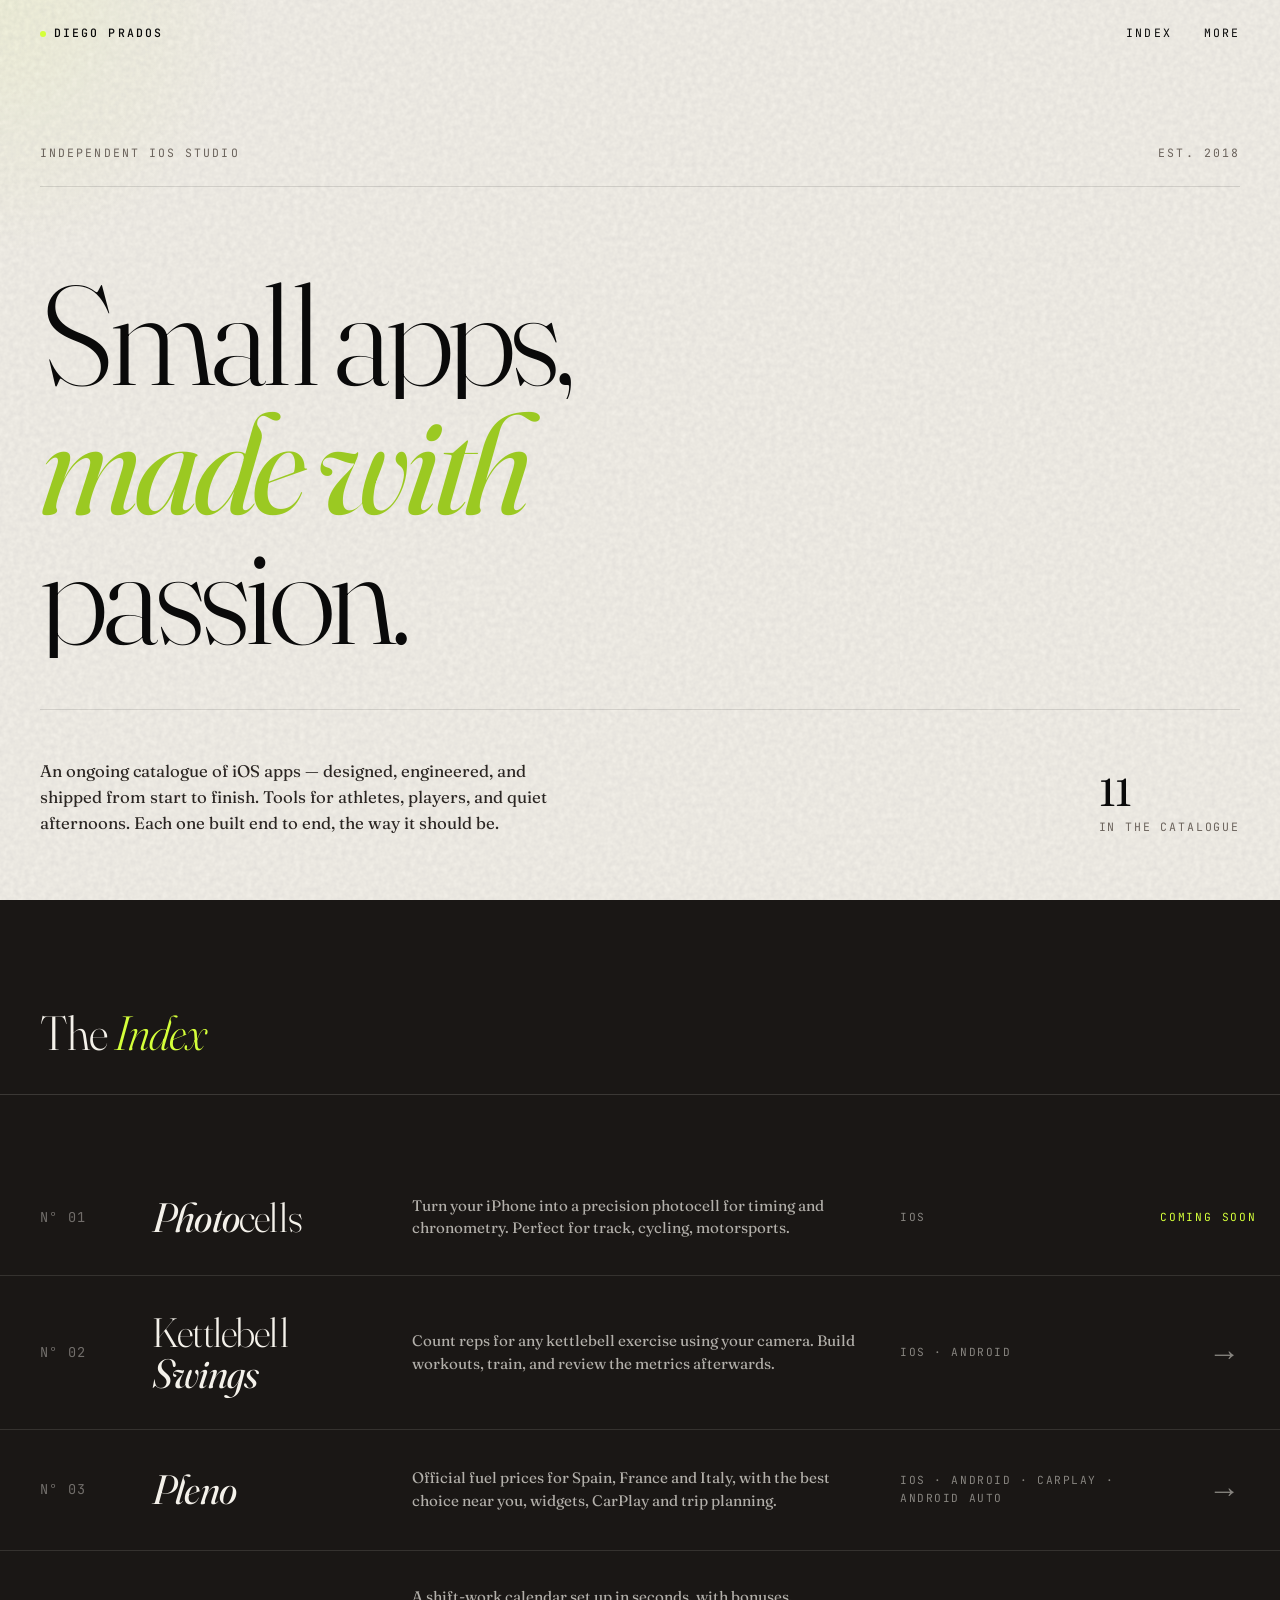
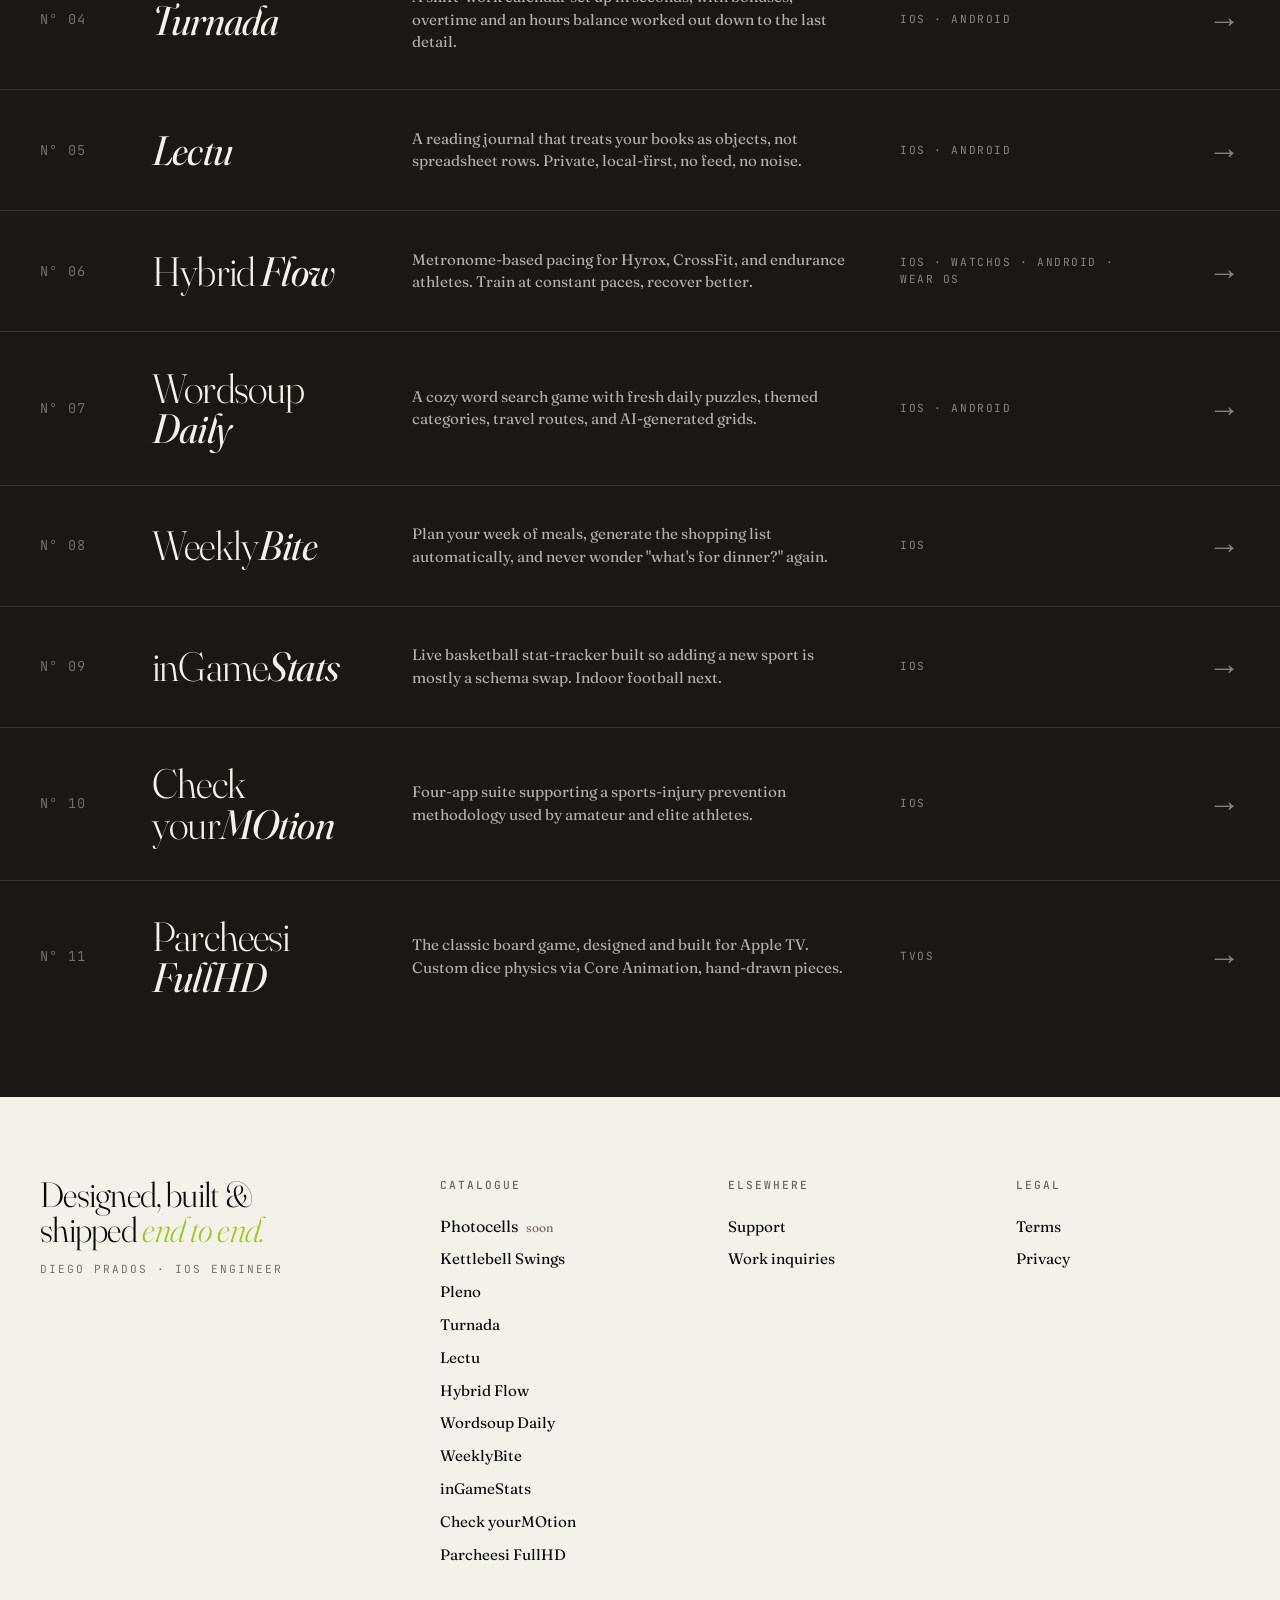
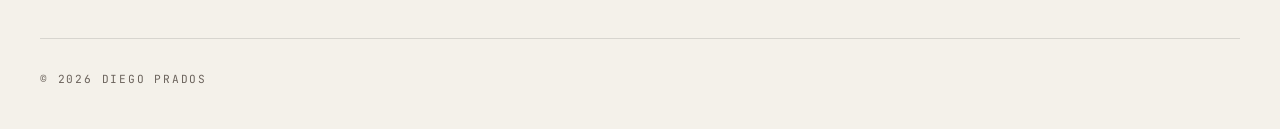
<file: index.html>
<!DOCTYPE html>
<html lang="en">
<head>
<meta charset="UTF-8">
<meta name="viewport" content="width=device-width, initial-scale=1.0">
<title>Diego Prados — Apps</title>
<meta name="description" content="A small studio of iOS apps designed and built by Diego Prados.">

<link rel="preconnect" href="https://fonts.googleapis.com">
<link rel="preconnect" href="https://fonts.gstatic.com" crossorigin>
<link href="https://fonts.googleapis.com/css2?family=Fraunces:opsz,wght@9..144,300;9..144,400;9..144,600;9..144,800&family=JetBrains+Mono:wght@300;400;500&display=swap" rel="stylesheet">

<style>
  /* ============ TOKENS ============ */
  :root {
    --ink: #0a0a0a;
    --paper: #f4f1ea;
    --paper-warm: #ebe6d9;
    --paper-deep: #1a1715;
    --ink-soft: #2a2522;
    --muted: #6b635c;
    --line: rgba(10, 10, 10, 0.12);
    --accent: #d4ff3a;
    --accent-deep: #9bc922;

    --serif: 'Fraunces', 'Times New Roman', serif;
    --mono: 'JetBrains Mono', 'Courier New', monospace;
  }

  * { margin: 0; padding: 0; box-sizing: border-box; }

  html { scroll-behavior: smooth; }

  body {
    font-family: var(--serif);
    background: var(--paper);
    color: var(--ink);
    line-height: 1.55;
    overflow-x: hidden;
    -webkit-font-smoothing: antialiased;
    text-rendering: optimizeLegibility;
    position: relative;
  }

  /* Subtle grain texture — printed-paper feel */
  body::before {
    content: '';
    position: fixed;
    inset: 0;
    pointer-events: none;
    z-index: 1;
    opacity: 0.4;
    mix-blend-mode: multiply;
    background-image: url("data:image/svg+xml,%3Csvg viewBox='0 0 200 200' xmlns='http://www.w3.org/2000/svg'%3E%3Cfilter id='n'%3E%3CfeTurbulence type='fractalNoise' baseFrequency='0.85' numOctaves='2' stitchTiles='stitch'/%3E%3CfeColorMatrix values='0 0 0 0 0 0 0 0 0 0 0 0 0 0 0 0 0 0 0.18 0'/%3E%3C/filter%3E%3Crect width='100%25' height='100%25' filter='url(%23n)'/%3E%3C/svg%3E");
  }

  /* Cursor spotlight — follows mouse, very subtle */
  .spotlight {
    position: fixed;
    top: 0;
    left: 0;
    width: 600px;
    height: 600px;
    pointer-events: none;
    z-index: 2;
    background: radial-gradient(circle, rgba(212, 255, 58, 0.08) 0%, transparent 60%);
    transform: translate(-50%, -50%);
    transition: opacity 0.4s ease;
    opacity: 0;
  }

  body.spotlight-on .spotlight { opacity: 1; }

  /* ============ NAV ============ */
  nav {
    position: fixed;
    top: 0;
    left: 0;
    right: 0;
    z-index: 50;
    padding: 1.5rem 2.5rem;
    display: flex;
    justify-content: space-between;
    align-items: center;
    font-family: var(--mono);
    font-size: 0.72rem;
    letter-spacing: 0.18em;
    text-transform: uppercase;
    color: var(--ink);
    transition: background 0.4s ease, color 0.4s ease, backdrop-filter 0.4s ease, padding 0.3s ease;
  }

  nav.scrolled {
    background: rgba(244, 241, 234, 0.85);
    backdrop-filter: blur(12px);
    -webkit-backdrop-filter: blur(12px);
    padding: 1rem 2.5rem;
    border-bottom: 1px solid var(--line);
  }

  nav.on-dark {
    color: var(--paper);
  }

  nav.on-dark.scrolled {
    background: rgba(26, 23, 21, 0.85);
    border-bottom-color: rgba(244, 241, 234, 0.1);
  }

  nav .mark {
    font-weight: 500;
  }

  nav .mark .dot {
    display: inline-block;
    width: 6px;
    height: 6px;
    background: var(--accent);
    border-radius: 50%;
    margin-right: 8px;
    vertical-align: middle;
    animation: pulse 2.4s ease-in-out infinite;
  }

  @keyframes pulse {
    0%, 100% { opacity: 1; transform: scale(1); }
    50%      { opacity: 0.5; transform: scale(0.85); }
  }

  nav .links {
    display: flex;
    gap: 2rem;
  }

  nav a {
    color: inherit;
    text-decoration: none;
    transition: opacity 0.2s ease;
  }

  nav a:hover { opacity: 0.6; }

  /* ============ HERO ============ */
  .hero {
    min-height: 100vh;
    padding: 9rem 2.5rem 4rem;
    display: flex;
    flex-direction: column;
    justify-content: space-between;
    position: relative;
    z-index: 3;
  }

  .hero-meta {
    font-family: var(--mono);
    font-size: 0.72rem;
    letter-spacing: 0.18em;
    text-transform: uppercase;
    color: var(--muted);
    display: flex;
    justify-content: space-between;
    align-items: baseline;
    padding-bottom: 1.5rem;
    border-bottom: 1px solid var(--line);
    margin-bottom: 4rem;
    opacity: 0;
    animation: fade-up 0.9s ease 0.1s forwards;
  }

  .hero-meta .right { text-align: right; }

  .hero h1 {
    font-family: var(--serif);
    font-weight: 300;
    font-size: clamp(3.5rem, 11vw, 11rem);
    line-height: 0.92;
    letter-spacing: -0.04em;
    font-variation-settings: "opsz" 144;
    margin-bottom: 2rem;
  }

  .hero h1 .line {
    display: block;
    overflow: hidden;
  }

  .hero h1 .line span {
    display: inline-block;
    transform: translateY(110%);
    animation: rise 1.1s cubic-bezier(0.2, 0.8, 0.2, 1) forwards;
  }

  .hero h1 .line:nth-child(1) span { animation-delay: 0.2s; }
  .hero h1 .line:nth-child(2) span { animation-delay: 0.35s; }
  .hero h1 .line:nth-child(3) span { animation-delay: 0.5s; }

  @keyframes rise {
    to { transform: translateY(0); }
  }

  .hero h1 em {
    font-style: italic;
    font-weight: 400;
    color: var(--accent-deep);
    position: relative;
  }

  .hero-bottom {
    display: grid;
    grid-template-columns: 1fr 1fr;
    gap: 4rem;
    align-items: end;
    padding-top: 3rem;
    border-top: 1px solid var(--line);
    opacity: 0;
    animation: fade-up 0.9s ease 0.8s forwards;
  }

  .hero-bottom p {
    font-size: 1.05rem;
    line-height: 1.55;
    max-width: 32rem;
    color: var(--ink-soft);
  }

  .hero-bottom .stats {
    display: flex;
    gap: 3rem;
    justify-content: flex-end;
    font-family: var(--mono);
    font-size: 0.72rem;
    letter-spacing: 0.16em;
    text-transform: uppercase;
    color: var(--muted);
  }

  .hero-bottom .stat .num {
    display: block;
    font-family: var(--serif);
    font-size: 2.4rem;
    font-weight: 400;
    color: var(--ink);
    line-height: 1;
    margin-bottom: 0.4rem;
    letter-spacing: -0.02em;
  }

  @keyframes fade-up {
    from { opacity: 0; transform: translateY(20px); }
    to   { opacity: 1; transform: translateY(0); }
  }

  /* ============ INDEX (PROJECTS) ============ */
  .index {
    background: var(--paper-deep);
    color: var(--paper);
    padding: 6rem 0 4rem;
    position: relative;
    z-index: 3;
  }

  .index-header {
    padding: 0 2.5rem;
    margin-bottom: 4rem;
    display: flex;
    justify-content: space-between;
    align-items: baseline;
    border-bottom: 1px solid rgba(244, 241, 234, 0.15);
    padding-bottom: 1.5rem;
  }

  .index-header h2 {
    font-family: var(--serif);
    font-weight: 300;
    font-size: clamp(2rem, 4vw, 3rem);
    letter-spacing: -0.02em;
    font-variation-settings: "opsz" 100;
  }

  .index-header h2 em {
    font-style: italic;
    color: var(--accent);
  }

  /* Project row */
  .project {
    display: grid;
    grid-template-columns: 80px 1fr 2fr 1fr 80px;
    gap: 2rem;
    padding: 2.2rem 2.5rem;
    align-items: center;
    border-bottom: 1px solid rgba(244, 241, 234, 0.12);
    cursor: pointer;
    text-decoration: none;
    color: inherit;
    position: relative;
    transition: background 0.45s ease;
  }

  .project::before {
    content: '';
    position: absolute;
    left: 0;
    right: 0;
    top: 0;
    height: 0;
    background: var(--accent);
    transition: height 0.4s cubic-bezier(0.2, 0.8, 0.2, 1);
    z-index: 0;
  }

  .project:hover::before {
    height: 100%;
  }

  .project:hover {
    color: var(--ink);
  }

  .project:hover .num,
  .project:hover .meta {
    color: var(--ink);
    opacity: 0.7;
  }

  .project > * {
    position: relative;
    z-index: 1;
  }

  .project .num {
    font-family: var(--mono);
    font-size: 0.85rem;
    letter-spacing: 0.1em;
    color: rgba(244, 241, 234, 0.4);
    transition: color 0.4s ease;
  }

  .project .name {
    font-family: var(--serif);
    font-weight: 300;
    font-size: clamp(1.8rem, 3.2vw, 2.6rem);
    letter-spacing: -0.02em;
    line-height: 1;
    font-variation-settings: "opsz" 100;
  }

  .project .name em {
    font-style: italic;
    font-weight: 400;
  }

  .project .desc {
    font-size: 0.95rem;
    line-height: 1.5;
    color: rgba(244, 241, 234, 0.7);
    max-width: 28rem;
    transition: color 0.4s ease;
  }

  .project:hover .desc { color: var(--ink); }

  .project .meta {
    font-family: var(--mono);
    font-size: 0.7rem;
    letter-spacing: 0.14em;
    text-transform: uppercase;
    color: rgba(244, 241, 234, 0.5);
    transition: color 0.4s ease;
  }

  .project .arrow {
    font-family: var(--serif);
    font-size: 2rem;
    font-weight: 300;
    text-align: right;
    transform: translateX(0);
    transition: transform 0.4s cubic-bezier(0.2, 0.8, 0.2, 1);
    color: rgba(244, 241, 234, 0.5);
  }

  .project:hover .arrow {
    transform: translateX(8px);
    color: var(--ink);
  }

  .project:last-child { border-bottom: none; }

  /* Coming-soon variant: non-tappable, no hover sweep */
  .project.soon {
    cursor: default;
  }

  .project.soon::before {
    display: none;
  }

  .project.soon:hover {
    color: inherit;
  }

  .project.soon:hover .num,
  .project.soon:hover .meta {
    color: rgba(244, 241, 234, 0.4);
    opacity: 1;
  }

  .project.soon:hover .desc {
    color: rgba(244, 241, 234, 0.7);
  }

  .project .soon-tag {
    font-family: var(--mono);
    font-size: 0.7rem;
    letter-spacing: 0.16em;
    text-transform: uppercase;
    text-align: right;
    color: var(--accent);
    white-space: nowrap;
  }

  /* ============ COLOPHON / FOOTER ============ */
  footer {
    background: var(--paper);
    color: var(--ink);
    padding: 5rem 2.5rem 2.5rem;
    position: relative;
    z-index: 3;
  }

  .colophon {
    display: grid;
    grid-template-columns: 1.5fr 1fr 1fr 1fr;
    gap: 4rem;
    padding-bottom: 4rem;
    border-bottom: 1px solid var(--line);
  }

  .colophon-mark {
    font-family: var(--serif);
    font-weight: 300;
    font-size: 2.2rem;
    line-height: 1;
    letter-spacing: -0.02em;
    font-variation-settings: "opsz" 100;
  }

  .colophon-mark em {
    font-style: italic;
    color: var(--accent-deep);
  }

  .colophon-mark .sub {
    display: block;
    font-family: var(--mono);
    font-size: 0.7rem;
    letter-spacing: 0.18em;
    text-transform: uppercase;
    color: var(--muted);
    margin-top: 1rem;
  }

  .colophon h4 {
    font-family: var(--mono);
    font-size: 0.7rem;
    letter-spacing: 0.18em;
    text-transform: uppercase;
    color: var(--muted);
    margin-bottom: 1.2rem;
    font-weight: 500;
  }

  .colophon ul { list-style: none; }

  .colophon li { margin-bottom: 0.5rem; }

  .colophon a {
    color: var(--ink);
    text-decoration: none;
    font-size: 0.95rem;
    position: relative;
    transition: color 0.2s ease;
  }

  .colophon a::after {
    content: '';
    position: absolute;
    left: 0;
    bottom: -2px;
    width: 0;
    height: 1px;
    background: currentColor;
    transition: width 0.3s ease;
  }

  .colophon a:hover::after { width: 100%; }

  .footer-bottom {
    padding-top: 2rem;
    display: flex;
    justify-content: space-between;
    font-family: var(--mono);
    font-size: 0.7rem;
    letter-spacing: 0.16em;
    text-transform: uppercase;
    color: var(--muted);
  }

  /* ============ RESPONSIVE ============ */
  @media (max-width: 880px) {
    nav { padding: 1.2rem 1.5rem; }
    .hero { padding: 7rem 1.5rem 3rem; }
    .hero-meta { font-size: 0.65rem; flex-direction: column; gap: 0.6rem; align-items: flex-start; margin-bottom: 2.5rem; }
    .hero-meta .right { text-align: left; }
    .hero-bottom {
      grid-template-columns: 1fr;
      gap: 2.5rem;
    }
    .hero-bottom .stats { justify-content: flex-start; gap: 2rem; }
    .hero-bottom .stat .num { font-size: 1.8rem; }

    .index { padding: 4rem 0 2rem; }
    .index-header { padding: 0 1.5rem; margin-bottom: 2rem; }
    .index-header { flex-direction: column; align-items: flex-start; gap: 0.6rem; }

    .project {
      grid-template-columns: auto 1fr auto;
      gap: 1rem 1.2rem;
      padding: 1.8rem 1.5rem;
    }
    .project .num { grid-column: 1; grid-row: 1; }
    .project .name { grid-column: 2; grid-row: 1; }
    .project .arrow { grid-column: 3; grid-row: 1; font-size: 1.5rem; }
    .project .desc { grid-column: 1 / -1; grid-row: 2; font-size: 0.9rem; }
    .project .meta { grid-column: 1 / -1; grid-row: 3; font-size: 0.65rem; }

    footer { padding: 3rem 1.5rem 2rem; }
    .colophon {
      grid-template-columns: 1fr;
      gap: 2.5rem;
      padding-bottom: 2.5rem;
    }
    .colophon-mark { font-size: 1.8rem; }
    .footer-bottom { flex-direction: column; gap: 0.6rem; }
  }

  /* Reduce motion */
  @media (prefers-reduced-motion: reduce) {
    *, *::before, *::after {
      animation-duration: 0.01ms !important;
      transition-duration: 0.01ms !important;
    }
  }
</style>
</head>
<body>

<div class="spotlight" id="spotlight"></div>

<!-- NAV -->
<nav>
  <div class="mark"><span class="dot"></span>Diego Prados</div>
  <div class="links">
    <a href="#index">Index</a>
    <a href="#colophon">More</a>
  </div>
</nav>

<!-- HERO -->
<section class="hero">
  <div class="hero-meta">
    <div>
      <span>Independent iOS Studio</span>
    </div>
    <div class="right">
      <span>Est. 2018</span>
    </div>
  </div>

  <h1>
    <span class="line"><span>Small apps,</span></span>
    <span class="line"><span><em>made with</em></span></span>
    <span class="line"><span>passion.</span></span>
  </h1>

  <div class="hero-bottom">
    <p>An ongoing catalogue of iOS apps — designed, engineered, and shipped from start to finish. Tools for athletes, players, and quiet afternoons. Each one built end to end, the way it should be.</p>

    <div class="stats">
      <div class="stat"><span class="num">11</span>In the catalogue</div>
    </div>
  </div>
</section>

<!-- INDEX -->
<section class="index" id="index">
  <div class="index-header">
    <h2>The <em>Index</em></h2>
  </div>

  <div class="project soon">
    <div class="num">N° 01</div>
    <div class="name"><em>Photo</em>cells</div>
    <div class="desc">Turn your iPhone into a precision photocell for timing and chronometry. Perfect for track, cycling, motorsports.</div>
    <div class="meta">iOS</div>
    <div class="soon-tag">Coming soon</div>
  </div>

  <a class="project" href="https://kettlebellswings.com" target="_blank" rel="noopener">
    <div class="num">N° 02</div>
    <div class="name">Kettlebell <em>Swings</em></div>
    <div class="desc">Count reps for any kettlebell exercise using your camera. Build workouts, train, and review the metrics afterwards.</div>
    <div class="meta">iOS · Android</div>
    <div class="arrow">→</div>
  </a>

  <a class="project" href="https://dprados.github.io/pleno/" target="_blank" rel="noopener">
    <div class="num">N° 03</div>
    <div class="name"><em>Pleno</em></div>
    <div class="desc">Official fuel prices for Spain, France and Italy, with the best choice near you, widgets, CarPlay and trip planning.</div>
    <div class="meta">iOS · Android · CarPlay · Android Auto</div>
    <div class="arrow">→</div>
  </a>

  <a class="project" href="https://dprados.github.io/turnada/" target="_blank" rel="noopener">
    <div class="num">N° 04</div>
    <div class="name"><em>Turnada</em></div>
    <div class="desc">A shift-work calendar set up in seconds, with bonuses, overtime and an hours balance worked out down to the last detail.</div>
    <div class="meta">iOS · Android</div>
    <div class="arrow">→</div>
  </a>

  <a class="project" href="https://lectuapp.com" target="_blank" rel="noopener">
    <div class="num">N° 05</div>
    <div class="name"><em>Lectu</em></div>
    <div class="desc">A reading journal that treats your books as objects, not spreadsheet rows. Private, local-first, no feed, no noise.</div>
    <div class="meta">iOS · Android</div>
    <div class="arrow">→</div>
  </a>

  <a class="project" href="https://hybridflowapp.com/" target="_blank" rel="noopener">
    <div class="num">N° 06</div>
    <div class="name">Hybrid <em>Flow</em></div>
    <div class="desc">Metronome-based pacing for Hyrox, CrossFit, and endurance athletes. Train at constant paces, recover better.</div>
    <div class="meta">iOS · watchOS · Android · Wear OS</div>
    <div class="arrow">→</div>
  </a>

  <a class="project" href="https://dprados.github.io/wordsoup/" target="_blank" rel="noopener">
    <div class="num">N° 07</div>
    <div class="name">Wordsoup <em>Daily</em></div>
    <div class="desc">A cozy word search game with fresh daily puzzles, themed categories, travel routes, and AI-generated grids.</div>
    <div class="meta">iOS · Android</div>
    <div class="arrow">→</div>
  </a>

  <a class="project" href="https://dprados.github.io/weeklybite/" target="_blank" rel="noopener">
    <div class="num">N° 08</div>
    <div class="name">Weekly<em>Bite</em></div>
    <div class="desc">Plan your week of meals, generate the shopping list automatically, and never wonder "what's for dinner?" again.</div>
    <div class="meta">iOS</div>
    <div class="arrow">→</div>
  </a>

  <a class="project" href="https://apps.apple.com/es/app/ingamestats-hoops/id6444737771" target="_blank" rel="noopener">
    <div class="num">N° 09</div>
    <div class="name">inGame<em>Stats</em></div>
    <div class="desc">Live basketball stat-tracker built so adding a new sport is mostly a schema swap. Indoor football next.</div>
    <div class="meta">iOS</div>
    <div class="arrow">→</div>
  </a>

  <a class="project" href="https://checkyourmotion.com/" target="_blank" rel="noopener">
    <div class="num">N° 10</div>
    <div class="name">Check your<em>MOtion</em></div>
    <div class="desc">Four-app suite supporting a sports-injury prevention methodology used by amateur and elite athletes.</div>
    <div class="meta">iOS</div>
    <div class="arrow">→</div>
  </a>

  <a class="project" href="https://apps.apple.com/ar/app/parcheesi-fullhd/id1067674552?l=en-GB" target="_blank" rel="noopener">
    <div class="num">N° 11</div>
    <div class="name">Parcheesi <em>FullHD</em></div>
    <div class="desc">The classic board game, designed and built for Apple TV. Custom dice physics via Core Animation, hand-drawn pieces.</div>
    <div class="meta">tvOS</div>
    <div class="arrow">→</div>
  </a>
</section>

<!-- COLOPHON -->
<footer id="colophon">
  <div class="colophon">
    <div class="colophon-mark">
      Designed, built &amp;<br>shipped <em>end to end.</em>
      <span class="sub">Diego Prados · iOS Engineer</span>
    </div>

    <div>
      <h4>Catalogue</h4>
      <ul>
        <li>Photocells <span style="color: var(--muted); font-size: 0.75rem; margin-left: 4px;">soon</span></li>
        <li><a href="https://kettlebellswings.com" target="_blank" rel="noopener">Kettlebell Swings</a></li>
        <li><a href="https://dprados.github.io/pleno/" target="_blank" rel="noopener">Pleno</a></li>
        <li><a href="https://dprados.github.io/turnada/" target="_blank" rel="noopener">Turnada</a></li>
        <li><a href="https://lectuapp.com" target="_blank" rel="noopener">Lectu</a></li>
        <li><a href="https://hybridflowapp.com/" target="_blank" rel="noopener">Hybrid Flow</a></li>
        <li><a href="https://dprados.github.io/wordsoup/" target="_blank" rel="noopener">Wordsoup Daily</a></li>
        <li><a href="https://dprados.github.io/weeklybite/" target="_blank" rel="noopener">WeeklyBite</a></li>
        <li><a href="https://apps.apple.com/es/app/ingamestats-hoops/id6444737771" target="_blank" rel="noopener">inGameStats</a></li>
        <li><a href="https://checkyourmotion.com/" target="_blank" rel="noopener">Check yourMOtion</a></li>
        <li><a href="https://apps.apple.com/ar/app/parcheesi-fullhd/id1067674552?l=en-GB" target="_blank" rel="noopener">Parcheesi FullHD</a></li>
      </ul>
    </div>

    <div>
      <h4>Elsewhere</h4>
      <ul>
        <li><a href="mailto:dpappssupport@gmail.com">Support</a></li>
        <li><a href="mailto:diegopradosgarcia@gmail.com">Work inquiries</a></li>
      </ul>
    </div>

    <div>
      <h4>Legal</h4>
      <ul>
        <li><a href="https://dprados.github.io/legal/terms-of-service.html">Terms</a></li>
        <li><a href="https://dprados.github.io/legal/privacy-policy.html">Privacy</a></li>
      </ul>
    </div>
  </div>

  <div class="footer-bottom">
    <div>© 2026 Diego Prados</div>
  </div>
</footer>

<script>
  // Cursor spotlight (desktop only, opt-in via fine pointer)
  if (window.matchMedia('(pointer: fine)').matches) {
    const spot = document.getElementById('spotlight');
    document.body.classList.add('spotlight-on');
    window.addEventListener('mousemove', (e) => {
      spot.style.transform = `translate(${e.clientX - 300}px, ${e.clientY - 300}px)`;
    });
  }

  // Adaptive nav: condense on scroll, invert color over the dark index section
  const navEl = document.querySelector('nav');
  const darkSection = document.getElementById('index');

  function updateNav() {
    // Scrolled state
    if (window.scrollY > 40) {
      navEl.classList.add('scrolled');
    } else {
      navEl.classList.remove('scrolled');
    }
    // Color inversion when nav is over the dark section
    const rect = darkSection.getBoundingClientRect();
    const navH = navEl.offsetHeight;
    if (rect.top <= navH / 2 && rect.bottom >= navH / 2) {
      navEl.classList.add('on-dark');
    } else {
      navEl.classList.remove('on-dark');
    }
  }

  window.addEventListener('scroll', updateNav, { passive: true });
  updateNav();
</script>

</body>
</html>
</file>
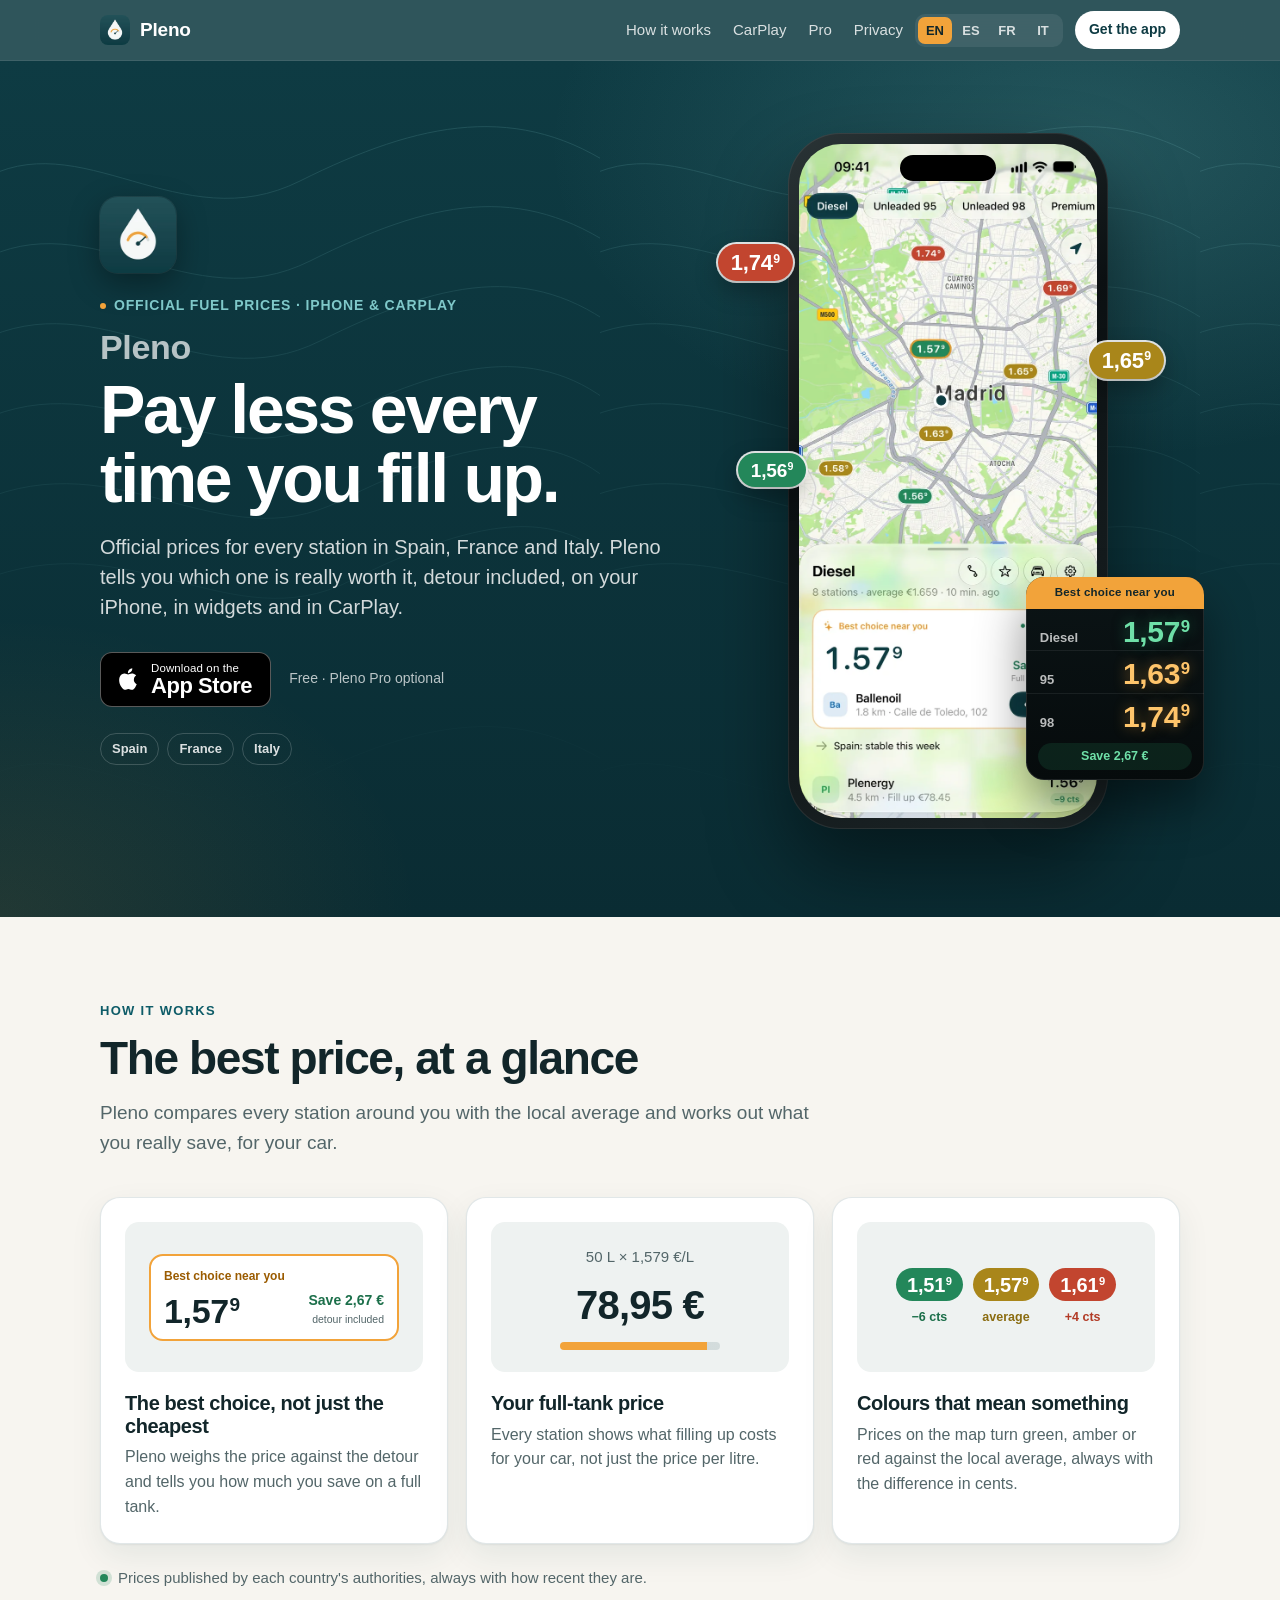
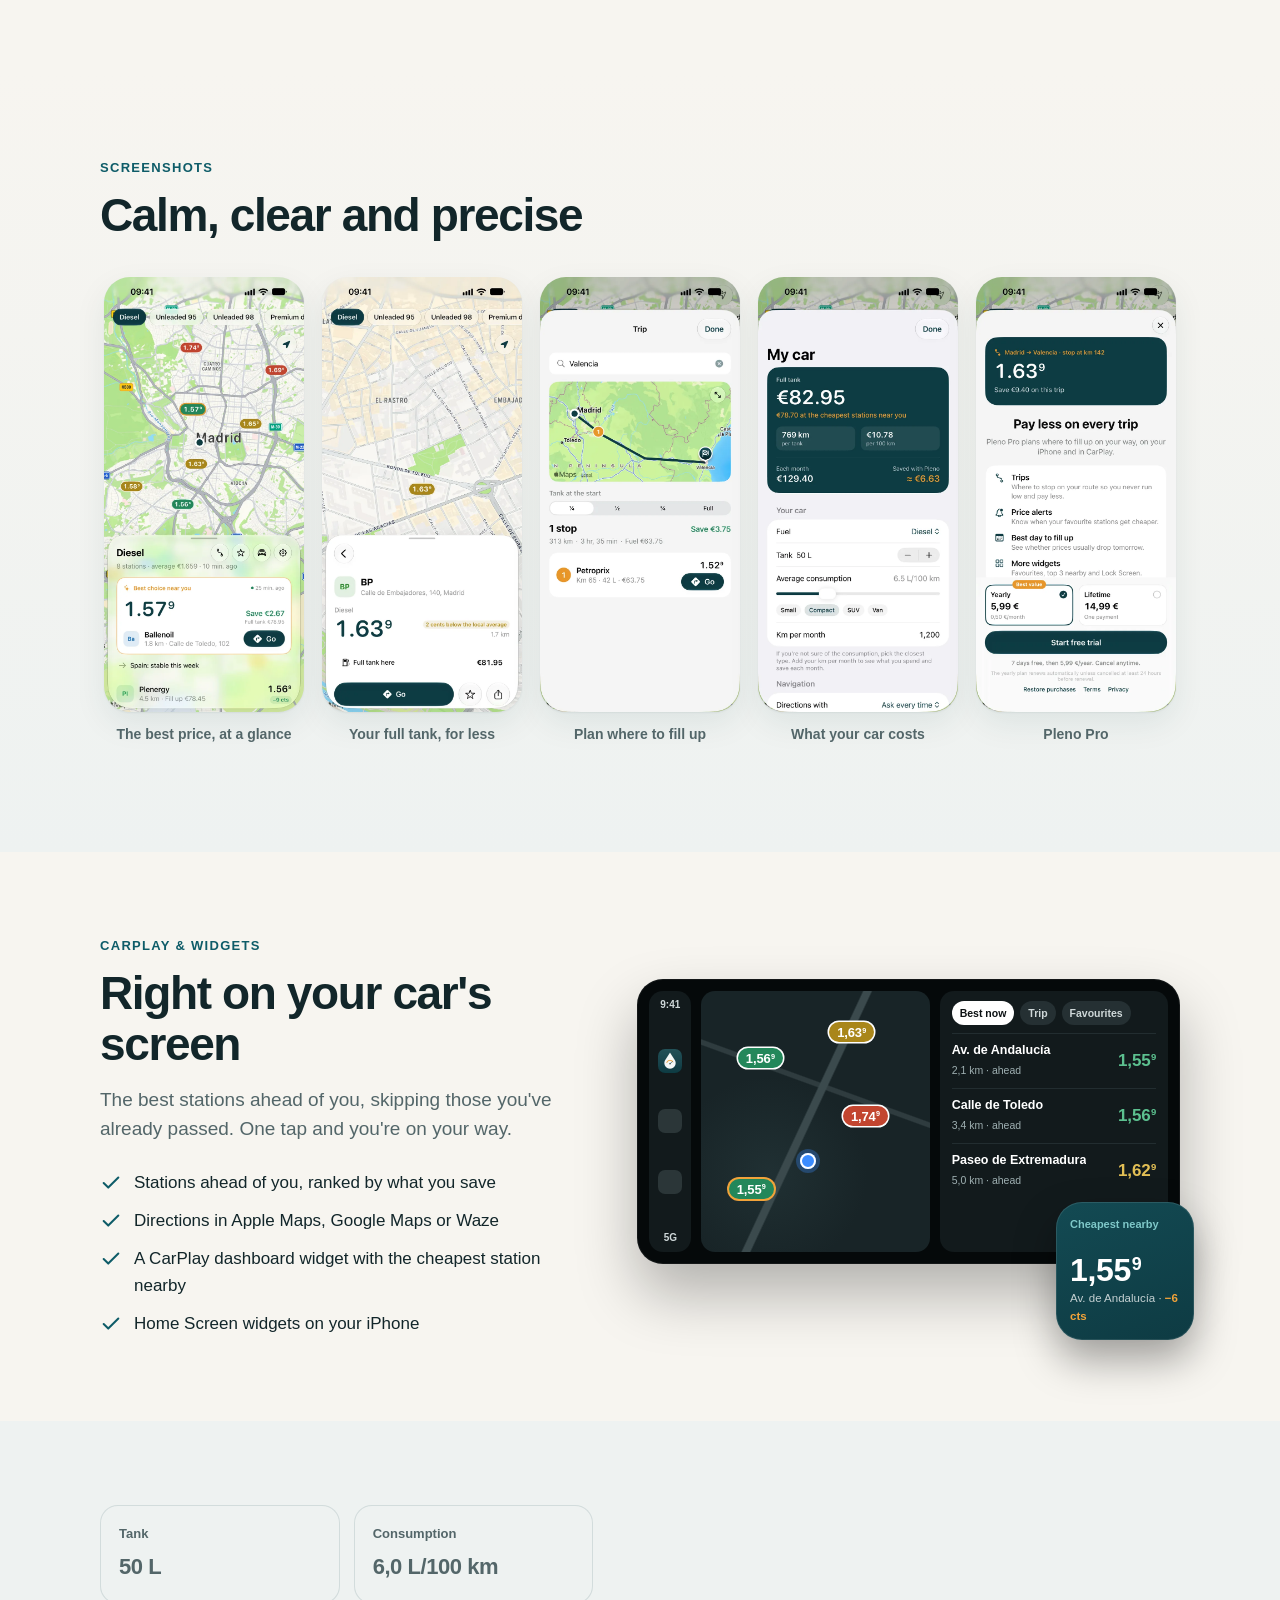
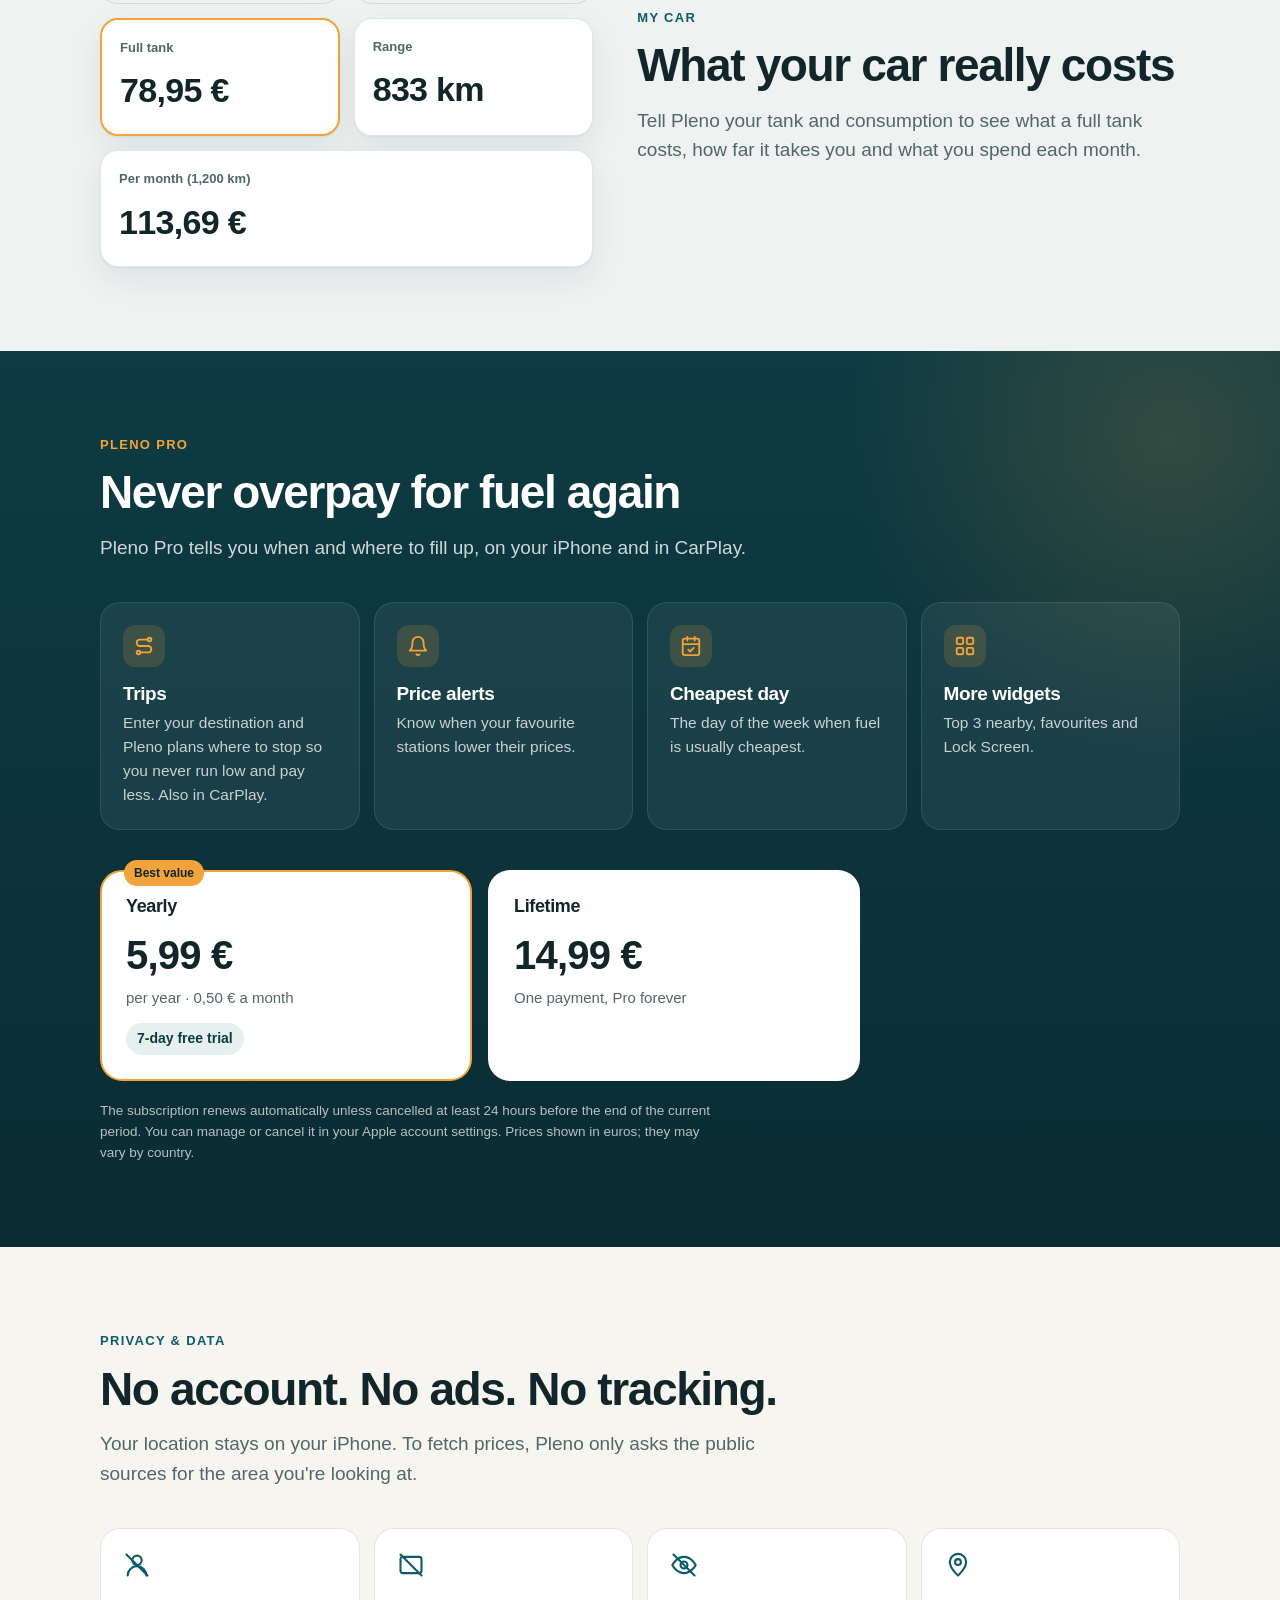
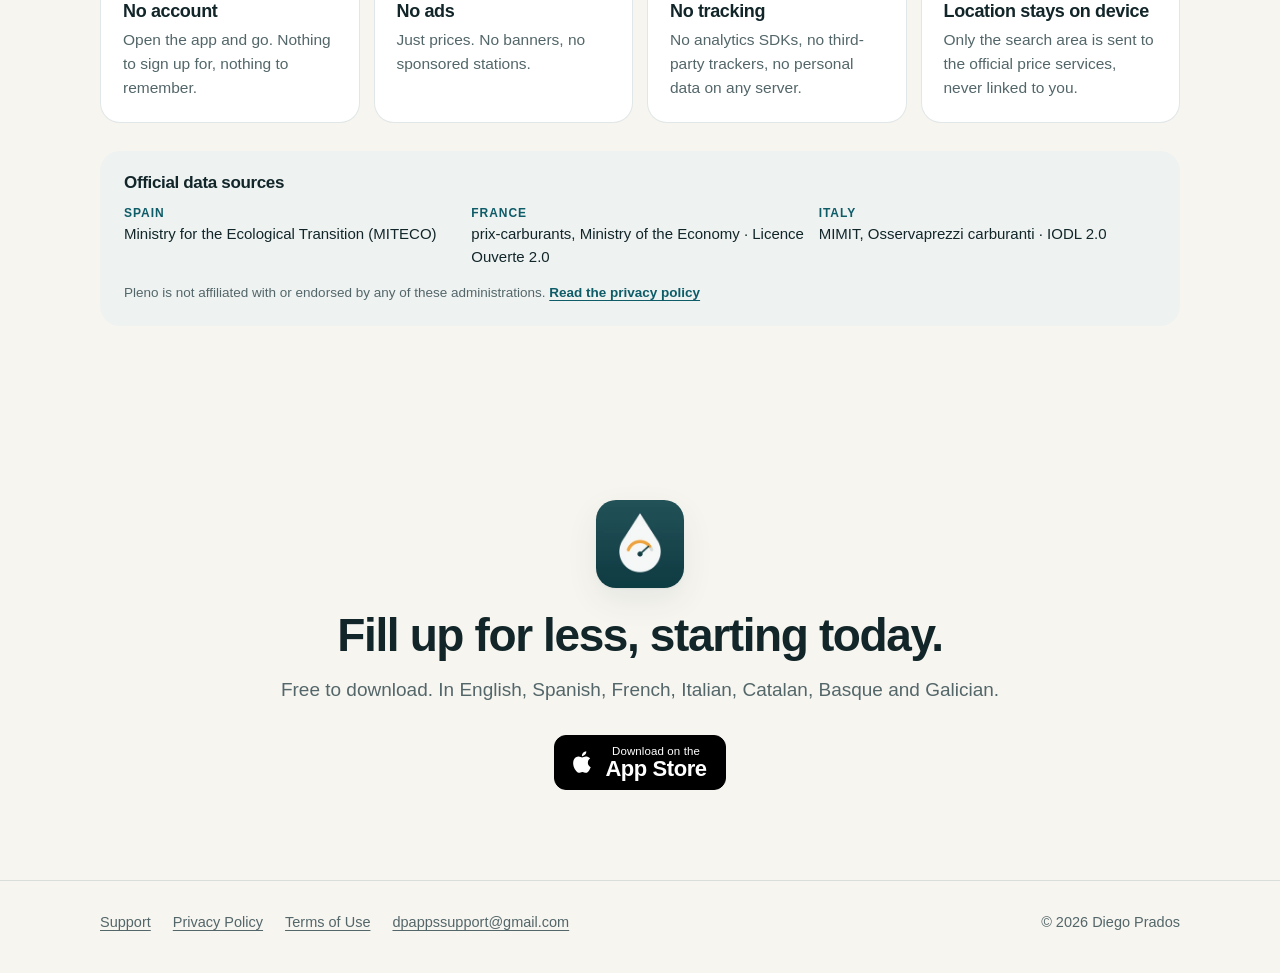
<file: pleno/index.html>
<!doctype html>
<html lang="en">
<head>
<meta charset="utf-8">
<meta name="viewport" content="width=device-width, initial-scale=1, viewport-fit=cover">
<title>Pleno – Official fuel prices for Spain, France and Italy</title>
<meta name="description" content="Pleno shows official fuel prices for every station in Spain, France and Italy and tells you which one is really worth it. On iPhone, in widgets and in CarPlay.">
<meta name="theme-color" content="#0E3B43">
<meta name="color-scheme" content="light dark">
<link rel="canonical" href="https://dprados.github.io/pleno/">
<link rel="alternate" hreflang="en" href="https://dprados.github.io/pleno/?lang=en">
<link rel="alternate" hreflang="es" href="https://dprados.github.io/pleno/?lang=es">
<link rel="alternate" hreflang="fr" href="https://dprados.github.io/pleno/?lang=fr">
<link rel="alternate" hreflang="it" href="https://dprados.github.io/pleno/?lang=it">
<link rel="alternate" hreflang="x-default" href="https://dprados.github.io/pleno/">
<link rel="icon" type="image/png" href="img/favicon-64.png">
<link rel="apple-touch-icon" href="img/apple-touch-icon.png">
<meta name="apple-itunes-app" content="app-id=6822757502">
<meta property="og:type" content="website">
<meta property="og:site_name" content="Pleno">
<meta property="og:title" content="Pleno – Fuel prices for Spain, France and Italy">
<meta property="og:description" content="Pay less every time you fill up. Official prices, the best choice near you, widgets and CarPlay. No account, no ads, no tracking.">
<meta property="og:url" content="https://dprados.github.io/pleno/">
<meta property="og:image" content="https://dprados.github.io/pleno/og.png">
<meta property="og:image:width" content="1200">
<meta property="og:image:height" content="630">
<meta property="og:image:alt" content="Pleno app icon with a fuel price of 1,57⁹ and the tagline Pay less every time you fill up">
<meta property="og:locale" content="en_US">
<meta property="og:locale:alternate" content="es_ES">
<meta property="og:locale:alternate" content="fr_FR">
<meta property="og:locale:alternate" content="it_IT">
<meta name="twitter:card" content="summary_large_image">
<meta name="twitter:title" content="Pleno – Fuel prices for Spain, France and Italy">
<meta name="twitter:description" content="Pay less every time you fill up. Official prices, the best choice near you, widgets and CarPlay.">
<meta name="twitter:image" content="https://dprados.github.io/pleno/og.png">
<style>
:root{
  --petrol:#0E3B43; --petrol-2:#0A2C33; --petrol-3:#145059; --teal:#7FC8C9;
  --amber:#F2A33A; --cheap:#23875A; --avg:#A9861A; --exp:#C2452F;
  --bg:#F7F5F0; --surface:#FFFFFF; --surface-2:#EEF2F1; --text:#12262A; --muted:#536669;
  --line:rgba(14,59,67,.12); --kicker:#0E5C68; --amber-text:#9A5B00;
  --cheap-text:#1C6F4A; --avg-text:#8A6C10; --exp-text:#B23B26;
  --shadow:0 1px 2px rgba(14,59,67,.06),0 12px 32px rgba(14,59,67,.08);
  --r:20px;
  --sans:-apple-system,BlinkMacSystemFont,"SF Pro Text","Segoe UI",Roboto,"Helvetica Neue",Arial,sans-serif;
  --round:ui-rounded,"SF Pro Rounded",-apple-system,BlinkMacSystemFont,"Segoe UI",Roboto,"Helvetica Neue",Arial,sans-serif;
  color-scheme:light dark;
}
@media (prefers-color-scheme:dark){
  :root{
    --bg:#0A1E22; --surface:#10292F; --surface-2:#143239; --text:#E9EEEE; --muted:#A3B5B7;
    --line:rgba(233,238,238,.10); --kicker:#7FC8C9; --amber-text:#F2B661;
    --cheap-text:#5CC08F; --avg-text:#D9B54A; --exp-text:#EE7B63;
    --shadow:0 1px 2px rgba(0,0,0,.3),0 16px 40px rgba(0,0,0,.35);
  }
}
*{box-sizing:border-box}
html{-webkit-text-size-adjust:100%;scroll-behavior:smooth;scroll-padding-top:72px}
body{margin:0;background:var(--bg);color:var(--text);font:17px/1.55 var(--sans);-webkit-font-smoothing:antialiased;overflow-x:hidden}
img{max-width:100%;display:block}
a{color:inherit}
h1,h2,h3{margin:0;letter-spacing:-.02em;line-height:1.12}
p{margin:0}
.wrap{max-width:1120px;margin:0 auto;padding:0 20px}
.skip{position:absolute;left:-999px;top:8px;background:var(--amber);color:#12262A;padding:8px 14px;border-radius:10px;z-index:100}
.skip:focus{left:12px}
:focus-visible{outline:3px solid var(--amber);outline-offset:3px;border-radius:6px}

/* Pump-sign price: tabular rounded digits, third decimal small and raised */
.price{font-family:var(--round);font-weight:600;font-variant-numeric:tabular-nums;letter-spacing:-.01em;white-space:nowrap;line-height:1}
.price sup{font-size:.56em;vertical-align:0;position:relative;top:-.62em;margin-left:.04em}

/* ---------- Top bar ---------- */
.top{position:sticky;top:0;z-index:50;background:rgba(14,59,67,.86);backdrop-filter:saturate(160%) blur(16px);-webkit-backdrop-filter:saturate(160%) blur(16px);color:#fff;border-bottom:1px solid rgba(255,255,255,.08)}
.top .wrap{display:flex;align-items:center;gap:12px;min-height:60px}
.brand{display:inline-flex;align-items:center;gap:10px;text-decoration:none;font-weight:700;font-size:19px;letter-spacing:-.01em;margin-right:auto}
.brand img{width:30px;height:30px;border-radius:8px}
.nav{display:none;gap:22px;font-size:15px}
.nav a{text-decoration:none;color:rgba(255,255,255,.82)}
.nav a:hover{color:#fff}
.lang{display:flex;gap:2px;background:rgba(255,255,255,.08);border-radius:10px;padding:3px}
.lang button{font:600 13px/1 var(--sans);color:rgba(255,255,255,.8);background:none;border:0;padding:7px 8px;border-radius:7px;cursor:pointer;min-width:34px}
.lang button[aria-pressed="true"]{background:var(--amber);color:#12262A}
.get{display:none;text-decoration:none;font-weight:600;font-size:14px;background:#fff;color:var(--petrol);padding:8px 14px;border-radius:999px}
@media (min-width:860px){.nav{display:flex}.get{display:inline-block}}

/* ---------- Hero ---------- */
.hero{position:relative;color:#fff;overflow:hidden;
  background:
   radial-gradient(900px 520px at 85% 10%,rgba(127,200,201,.20),transparent 60%),
   radial-gradient(700px 500px at 0% 100%,rgba(242,163,58,.10),transparent 60%),
   linear-gradient(180deg,var(--petrol) 0%,var(--petrol-2) 100%)}
.hero::before{content:"";position:absolute;inset:0;opacity:.18;pointer-events:none;
  background-image:url("data:image/svg+xml,%3Csvg xmlns='http://www.w3.org/2000/svg' width='600' height='600' viewBox='0 0 600 600' fill='none' stroke='%237FC8C9' stroke-width='1'%3E%3Cpath d='M-20 120C80 60 180 180 300 120S520 40 620 110'/%3E%3Cpath d='M-20 200C90 140 190 260 310 200S520 120 620 190'/%3E%3Cpath d='M-20 280C100 220 200 340 320 280S530 200 620 270'/%3E%3Cpath d='M-20 360C110 300 210 420 330 360S540 280 620 350'/%3E%3Cpath d='M-20 440C120 380 220 500 340 440S550 360 620 430'/%3E%3Cpath d='M-20 520C130 460 230 580 350 520S560 440 620 510'/%3E%3C/svg%3E");
  background-size:600px 600px;-webkit-mask-image:linear-gradient(180deg,#000,transparent 90%);mask-image:linear-gradient(180deg,#000,transparent 90%)}
.hero .wrap{position:relative;display:grid;gap:48px;padding-top:48px;padding-bottom:64px}
.hero-icon{width:76px;height:76px;border-radius:18px;box-shadow:0 10px 30px rgba(0,0,0,.35),0 0 0 1px rgba(255,255,255,.08)}
.eyebrow{display:inline-flex;align-items:center;gap:8px;margin:22px 0 14px;font-size:14px;font-weight:600;letter-spacing:.06em;text-transform:uppercase;color:var(--teal)}
.eyebrow .dot{width:6px;height:6px;border-radius:50%;background:var(--amber)}
.hero h1{font-size:clamp(40px,7.4vw,68px);font-weight:700;letter-spacing:-.035em;line-height:1.02}
.hero h1 .name{display:block;font-size:.5em;letter-spacing:-.01em;color:rgba(255,255,255,.7);font-weight:600;margin-bottom:10px}
.hero .sub{margin-top:18px;font-size:clamp(17px,2vw,20px);line-height:1.5;color:rgba(255,255,255,.82);max-width:34em}
.cta-row{display:flex;flex-wrap:wrap;align-items:center;gap:14px 18px;margin-top:30px}
.badge{display:inline-flex;align-items:center;gap:10px;background:#000;color:#fff;text-decoration:none;border-radius:12px;padding:9px 18px 9px 14px;border:1px solid rgba(255,255,255,.35);min-height:54px;transition:transform .2s ease,box-shadow .2s ease}
.badge:hover{transform:translateY(-1px);box-shadow:0 8px 24px rgba(0,0,0,.35)}
.badge svg{width:26px;height:30px;flex:none}
.badge span{display:flex;flex-direction:column;line-height:1.05}
.badge small{font-size:11.5px;font-weight:500;letter-spacing:.01em}
.badge strong{font-size:22px;font-weight:600;letter-spacing:-.02em}
.cta-note{font-size:14px;color:rgba(255,255,255,.72)}
.flags{display:flex;gap:8px;margin-top:26px;flex-wrap:wrap}
.flags span{font-size:13px;font-weight:600;color:rgba(255,255,255,.85);border:1px solid rgba(255,255,255,.18);border-radius:999px;padding:5px 11px}

.stage{position:relative;justify-self:center;width:min(310px,74vw);margin:0 auto}
.phone{position:relative;aspect-ratio:1206/2622;border-radius:52px;padding:11px;background:linear-gradient(145deg,#2a3436,#0b1012 40%,#1d2628);box-shadow:0 40px 80px rgba(0,0,0,.45),0 0 0 1px rgba(255,255,255,.08) inset}
.phone img{width:100%;height:100%;object-fit:cover;border-radius:42px;background:#dfe7e3}
.phone::after{content:"";position:absolute;top:22px;left:50%;transform:translateX(-50%);width:30%;height:26px;border-radius:20px;background:#000}
.pill{position:absolute;display:inline-flex;align-items:center;color:#fff;font-size:22px;padding:8px 13px 7px;border-radius:999px;box-shadow:0 10px 24px rgba(0,0,0,.28),0 0 0 2px rgba(255,255,255,.9);animation:float 6s ease-in-out infinite}
.pill.cheap{background:var(--cheap)} .pill.avg{background:var(--avg)} .pill.exp{background:var(--exp)}
.pill.p1{left:-34px;top:16%;animation-delay:-1s}
.pill.p2{right:-30px;top:30%;animation-delay:-3s}
.pill.p3{left:-18px;top:46%;animation-delay:-2s;font-size:19px}
@keyframes float{0%,100%{transform:translateY(0)}50%{transform:translateY(-8px)}}
.sign{position:absolute;right:-26px;bottom:7%;width:178px;border-radius:18px;padding:0 0 10px;background:linear-gradient(180deg,#0b1416,#060b0c);box-shadow:0 26px 50px rgba(0,0,0,.45),0 0 0 1px rgba(255,255,255,.1) inset;overflow:hidden;color:#fff}
.sign-top{background:var(--amber);color:#12262A;font-size:11.5px;font-weight:700;letter-spacing:.02em;padding:7px 12px;text-align:center}
.sign-row{display:flex;align-items:baseline;justify-content:space-between;gap:8px;padding:8px 14px 2px;font-size:13px;font-weight:600;color:rgba(255,255,255,.72)}
.sign-row .price{font-size:30px;color:#FFC56B;text-shadow:0 0 14px rgba(242,163,58,.45)}
.sign-row+.sign-row{border-top:1px solid rgba(255,255,255,.07)}
.sign-row:nth-child(2) .price{color:#6FE0A8;text-shadow:0 0 14px rgba(35,135,90,.6)}
.sign-save{margin:8px 12px 0;text-align:center;font-size:12.5px;font-weight:700;color:#6FE0A8;background:rgba(35,135,90,.18);border-radius:999px;padding:4px 8px}
@media (min-width:900px){
  .hero .wrap{grid-template-columns:1.1fr .9fr;align-items:center;padding-top:72px;padding-bottom:88px}
  .stage{width:320px}
  .pill.p1{left:-70px}.pill.p3{left:-50px}.pill.p2{right:-56px}.sign{right:-96px}
}
@media (max-width:420px){
  .pill{font-size:18px}.pill.p3{font-size:16px}
  .pill.p1{left:-14px}.pill.p3{left:-8px}.pill.p2{right:-12px}
  .sign{right:-10px;width:150px}.sign-row .price{font-size:25px}
}

/* ---------- Sections ---------- */
section{padding:84px 0}
.kicker{font-size:13px;font-weight:700;letter-spacing:.1em;text-transform:uppercase;color:var(--kicker);margin-bottom:12px}
.h2{font-size:clamp(30px,4.4vw,46px);font-weight:700;letter-spacing:-.03em}
.lead{margin-top:14px;font-size:clamp(17px,1.8vw,19px);color:var(--muted);max-width:38em}
.grid3{display:grid;gap:18px;margin-top:40px}
@media (min-width:820px){.grid3{grid-template-columns:repeat(3,1fr)}}
.card{background:var(--surface);border:1px solid var(--line);border-radius:var(--r);padding:24px;box-shadow:var(--shadow)}
.card h3{font-size:20px;margin-top:20px}
.card p{margin-top:8px;color:var(--muted);font-size:16px}
.demo{height:150px;border-radius:14px;background:var(--surface-2);display:flex;align-items:center;justify-content:center;padding:14px;position:relative;overflow:hidden}

/* demo 1: best choice */
.mini-best{width:100%;max-width:250px;background:var(--surface);border:2px solid var(--amber);border-radius:14px;padding:11px 13px}
.mini-best .l{font-size:12px;font-weight:600;color:var(--amber-text)}
.mini-best .r{display:flex;justify-content:space-between;align-items:flex-end;margin-top:4px}
.mini-best .price{font-size:34px}
.mini-best .s{font-size:14px;font-weight:700;color:var(--cheap-text);text-align:right}
.mini-best .s small{display:block;font-size:10.5px;color:var(--muted);font-weight:500}
/* demo 2: full tank */
.tank{display:flex;flex-direction:column;align-items:center;gap:6px;text-align:center}
.tank .eq{font-family:var(--round);font-variant-numeric:tabular-nums;font-size:15px;color:var(--muted)}
.tank .tot{font-family:var(--round);font-weight:700;font-size:40px;font-variant-numeric:tabular-nums;letter-spacing:-.02em}
.tank .gauge{width:160px;height:8px;border-radius:8px;background:linear-gradient(90deg,var(--amber) 0 92%,var(--line) 92%)}
/* demo 3: tiers */
.tiers{display:flex;gap:10px;align-items:flex-start;justify-content:center;flex-wrap:wrap}
.tier{display:flex;flex-direction:column;align-items:center;gap:7px}
.tier .chip{color:#fff;font-size:20px;padding:7px 11px 6px;border-radius:999px}
.tier .chip.cheap{background:var(--cheap)}.tier .chip.avg{background:var(--avg)}.tier .chip.exp{background:var(--exp)}
.tier small{font-size:12.5px;font-weight:600}
.tier small.c{color:var(--cheap-text)}.tier small.a{color:var(--avg-text)}.tier small.e{color:var(--exp-text)}
.fresh{display:flex;align-items:center;gap:10px;margin-top:22px;color:var(--muted);font-size:15px}
.fresh .live{width:8px;height:8px;border-radius:50%;background:var(--cheap);box-shadow:0 0 0 4px rgba(35,135,90,.18);flex:none}

/* ---------- Screenshots ---------- */
.shots{background:linear-gradient(180deg,var(--bg),var(--surface-2))}
.rail{display:flex;gap:18px;overflow-x:auto;scroll-snap-type:x mandatory;padding:36px 20px 22px;margin:0 -20px;scrollbar-width:thin;-webkit-overflow-scrolling:touch}
.rail figure{margin:0;flex:0 0 auto;width:min(62vw,250px);scroll-snap-align:center}
.rail img{width:100%;height:auto;aspect-ratio:1320/2868;object-fit:cover;border-radius:26px;box-shadow:var(--shadow);background:var(--surface)}
.rail figcaption{margin-top:12px;font-size:14px;font-weight:600;color:var(--muted);text-align:center}
@media (min-width:1000px){.rail{justify-content:safe center}.rail figure{width:200px}}

/* ---------- CarPlay ---------- */
.split{display:grid;gap:44px;align-items:center}
@media (min-width:900px){.split{grid-template-columns:1fr 1.1fr}.split.rev>:first-child{order:2}}
.ticks{list-style:none;padding:0;margin:26px 0 0;display:grid;gap:12px}
.ticks li{display:flex;gap:12px;align-items:flex-start}
.ticks svg{flex:none;width:22px;height:22px;margin-top:2px;color:var(--kicker)}
.carplay{position:relative;aspect-ratio:16/8.4;border-radius:26px;background:#05090a;padding:12px;box-shadow:0 30px 60px rgba(0,0,0,.28),0 0 0 1px rgba(255,255,255,.06) inset}
.cp{display:grid;grid-template-columns:42px 1fr 1fr;gap:10px;height:100%;color:#fff;font-size:12px}
.cp-dock{display:flex;flex-direction:column;justify-content:space-between;align-items:center;padding:6px 0;background:#121a1c;border-radius:14px}
.cp-dock i{display:block;width:24px;height:24px;border-radius:7px;background:#2b3638}
.cp-dock i.on{background:url(img/icon-192.webp) center/cover}
.cp-dock b{font-size:10px;font-weight:600;color:#cfd8d9}
.cp-map{position:relative;border-radius:14px;overflow:hidden;background:
  linear-gradient(115deg,transparent 46%,#3b4a4d 46.5%,#3b4a4d 48.5%,transparent 49%),
  linear-gradient(20deg,transparent 60%,#2f3c3f 60.4%,#2f3c3f 61.6%,transparent 62%),
  radial-gradient(circle at 30% 70%,#203033,transparent 40%),#182427}
.cp-map .pill{position:absolute;font-size:13px;padding:4px 8px 3px;animation:none;box-shadow:0 0 0 1.5px #fff}
.cp-map .me{position:absolute;left:43%;top:62%;width:16px;height:16px;border-radius:50%;background:#3b8cff;box-shadow:0 0 0 4px rgba(59,140,255,.3),0 0 0 2px #fff inset}
.cp-list{background:#121a1c;border-radius:14px;padding:10px 12px;display:flex;flex-direction:column;gap:2px;overflow:hidden}
.cp-tabs{display:flex;gap:6px;margin-bottom:6px}
.cp-tabs span{font-size:10.5px;font-weight:600;padding:4px 8px;border-radius:999px;background:#253033;color:#cfd8d9;white-space:nowrap}
.cp-tabs span.on{background:#fff;color:#0b1012}
.cp-row{display:flex;align-items:center;justify-content:space-between;gap:8px;padding:7px 0;border-top:1px solid #222d30}
.cp-row:first-of-type{border-top:0}
.cp-row div{min-width:0}
.cp-row strong{display:block;font-size:12.5px;white-space:nowrap;overflow:hidden;text-overflow:ellipsis}
.cp-row em{font-style:normal;font-size:10.5px;color:#9fb0b2}
.cp-row .price{font-size:17px}
.cp-row .price.c{color:#5CC08F}.cp-row .price.a{color:#E2BF55}
.widget{position:absolute;right:-14px;bottom:-46px;width:138px;aspect-ratio:1;border-radius:26px;background:linear-gradient(160deg,#134a53,#0E3B43);color:#fff;padding:14px;box-shadow:0 20px 40px rgba(0,0,0,.35),0 0 0 1px rgba(255,255,255,.1) inset;display:flex;flex-direction:column}
.widget .w-l{font-size:11px;font-weight:600;color:var(--teal);display:flex;gap:5px;align-items:center}
.widget .price{font-size:32px;margin-top:auto}
.widget .w-s{font-size:11.5px;color:rgba(255,255,255,.75);margin-top:4px}
.widget .w-s b{color:var(--amber);font-weight:700}
@media (max-width:560px){.cp{grid-template-columns:34px 1fr;}.cp-map{display:none}.widget{width:128px;bottom:-40px;right:-4px}.widget .price{font-size:30px}}

/* ---------- My car ---------- */
.car{display:grid;gap:14px;grid-template-columns:repeat(2,1fr)}
.car .stat{background:var(--surface);border:1px solid var(--line);border-radius:18px;padding:18px;box-shadow:var(--shadow)}
.car .stat span{display:block;font-size:13px;font-weight:600;color:var(--muted)}
.car .stat strong{display:block;margin-top:6px;font-family:var(--round);font-variant-numeric:tabular-nums;font-size:clamp(26px,3.4vw,34px);letter-spacing:-.02em}
.car .stat.in{background:var(--surface-2);box-shadow:none}
.car .stat.in strong{font-size:22px;color:var(--muted)}
.car .stat.hl{border:2px solid var(--amber)}

/* ---------- Pro ---------- */
.pro{background:linear-gradient(180deg,var(--petrol),var(--petrol-2));color:#fff;position:relative;overflow:hidden}
.pro::after{content:"";position:absolute;width:700px;height:700px;right:-240px;top:-260px;border-radius:50%;background:radial-gradient(circle,rgba(242,163,58,.16),transparent 65%);pointer-events:none}
.pro .kicker{color:var(--amber)}
.pro .lead{color:rgba(255,255,255,.8)}
.feat{display:grid;gap:14px;margin-top:40px}
@media (min-width:760px){.feat{grid-template-columns:repeat(2,1fr)}}
@media (min-width:1040px){.feat{grid-template-columns:repeat(4,1fr)}}
.feat article{background:rgba(255,255,255,.06);border:1px solid rgba(255,255,255,.1);border-radius:var(--r);padding:22px}
.feat .ic{width:42px;height:42px;border-radius:12px;display:grid;place-items:center;background:rgba(242,163,58,.16);color:var(--amber)}
.feat .ic svg{width:22px;height:22px}
.feat h3{font-size:19px;margin-top:16px}
.feat p{margin-top:6px;font-size:15.5px;color:rgba(255,255,255,.76)}
.plans{display:grid;gap:16px;margin-top:40px;position:relative;z-index:1}
@media (min-width:700px){.plans{grid-template-columns:1fr 1fr;max-width:760px}}
.plan{position:relative;background:#fff;color:#12262A;border-radius:22px;padding:24px;border:2px solid transparent}
.plan.year{border-color:var(--amber)}
.plan .tag{position:absolute;top:-12px;left:22px;background:var(--amber);color:#12262A;font-size:12px;font-weight:700;padding:4px 10px;border-radius:999px}
.plan h3{font-size:18px}
.plan .amt{font-family:var(--round);font-variant-numeric:tabular-nums;font-weight:700;font-size:40px;letter-spacing:-.02em;margin-top:8px}
.plan .per{color:#536669;font-size:15px}
.plan .trial{display:inline-block;margin-top:14px;font-size:14px;font-weight:600;color:#0E3B43;background:#E6F0EF;border-radius:999px;padding:5px 11px}
.fine{margin-top:20px;font-size:13.5px;color:rgba(255,255,255,.7);max-width:46em;position:relative;z-index:1}

/* ---------- Trust ---------- */
.promises{display:grid;gap:14px;margin-top:40px}
@media (min-width:700px){.promises{grid-template-columns:repeat(2,1fr)}}
@media (min-width:1040px){.promises{grid-template-columns:repeat(4,1fr)}}
.promise{background:var(--surface);border:1px solid var(--line);border-radius:var(--r);padding:22px}
.promise svg{width:28px;height:28px;color:var(--kicker)}
.promise h3{font-size:18px;margin-top:14px}
.promise p{margin-top:6px;color:var(--muted);font-size:15.5px}
.sources{margin-top:28px;background:var(--surface-2);border-radius:var(--r);padding:22px 24px}
.sources h3{font-size:17px}
.sources ul{margin:12px 0 0;padding:0;list-style:none;display:grid;gap:10px}
@media (min-width:820px){.sources ul{grid-template-columns:repeat(3,1fr)}}
.sources li{font-size:15px}
.sources li b{display:block;font-size:12px;letter-spacing:.08em;text-transform:uppercase;color:var(--kicker)}
.sources .note{margin-top:14px;font-size:13.5px;color:var(--muted)}
.textlink{color:var(--kicker);font-weight:600;text-underline-offset:3px}

/* ---------- Final CTA + footer ---------- */
.final{text-align:center;padding:90px 0}
.final img{width:88px;height:88px;border-radius:20px;margin:0 auto 22px;box-shadow:var(--shadow)}
.final .lead{margin-left:auto;margin-right:auto}
.final .cta-row{justify-content:center}
.final .badge{border-color:#000}
@media (prefers-color-scheme:dark){.final .badge{border-color:rgba(255,255,255,.35)}}
footer{border-top:1px solid var(--line);padding:30px 0 40px;font-size:14.5px;color:var(--muted)}
footer .wrap{display:flex;flex-wrap:wrap;gap:14px 26px;align-items:center}
footer nav{display:flex;flex-wrap:wrap;gap:10px 22px;margin-right:auto}
footer a{color:var(--muted);text-underline-offset:3px}
footer a:hover{color:var(--text)}

@media (prefers-reduced-motion:reduce){*{animation:none!important;transition:none!important}html{scroll-behavior:auto}}
</style>
</head>
<body>
<a class="skip" href="#main" data-i18n="a11y.skip">Skip to content</a>

<header class="top">
  <div class="wrap">
    <a class="brand" href="#top" aria-label="Pleno"><img src="img/icon-192.webp" alt="" width="30" height="30">Pleno</a>
    <nav class="nav" data-i18n-aria="a11y.nav" aria-label="Sections">
      <a href="#how" data-i18n="nav.how">How it works</a>
      <a href="#carplay" data-i18n="nav.carplay">CarPlay</a>
      <a href="#pro" data-i18n="nav.pro">Pro</a>
      <a href="#privacy" data-i18n="nav.privacy">Privacy</a>
    </nav>
    <div class="lang" role="group" data-i18n-aria="a11y.lang" aria-label="Language">
      <button type="button" data-lang-btn="en" lang="en" aria-pressed="true" title="English">EN</button>
      <button type="button" data-lang-btn="es" lang="es" aria-pressed="false" title="Español">ES</button>
      <button type="button" data-lang-btn="fr" lang="fr" aria-pressed="false" title="Français">FR</button>
      <button type="button" data-lang-btn="it" lang="it" aria-pressed="false" title="Italiano">IT</button>
    </div>
    <a class="get" href="https://apps.apple.com/app/id6822757502" data-i18n="nav.get">Get the app</a>
  </div>
</header>

<main id="main">
<section class="hero" id="top" style="padding:0">
  <div class="wrap">
    <div>
      <img class="hero-icon" src="img/icon-192.webp" alt="" width="76" height="76">
      <p class="eyebrow"><span class="dot" aria-hidden="true"></span><span data-i18n="hero.eyebrow">Official fuel prices · iPhone &amp; CarPlay</span></p>
      <h1><span class="name">Pleno</span><span data-i18n="hero.title">Pay less every time you fill up.</span></h1>
      <p class="sub" data-i18n="hero.sub">Official prices for every station in Spain, France and Italy. Pleno tells you which one is really worth it, detour included, on your iPhone, in widgets and in CarPlay.</p>
      <div class="cta-row">
        <a class="badge" href="https://apps.apple.com/app/id6822757502" data-i18n-aria="badge.aria" aria-label="Download Pleno on the App Store">
          <svg viewBox="0 0 24 24" fill="currentColor" aria-hidden="true"><path d="M18.71 19.5c-.83 1.24-1.71 2.45-3.05 2.47-1.34.03-1.77-.79-3.29-.79-1.53 0-2 .77-3.27.82-1.31.05-2.3-1.32-3.14-2.53C4.25 17 2.94 12.45 4.7 9.39c.87-1.52 2.43-2.48 4.12-2.51 1.28-.02 2.5.87 3.29.87.78 0 2.26-1.07 3.8-.91.65.03 2.47.26 3.64 1.98-.09.06-2.17 1.28-2.15 3.81.03 3.02 2.65 4.03 2.68 4.04-.03.07-.42 1.44-1.38 2.83M13 3.5c.73-.83 1.94-1.46 2.94-1.5.13 1.17-.34 2.35-1.04 3.19-.69.85-1.83 1.51-2.95 1.42-.15-1.15.41-2.35 1.05-3.11z"/></svg>
          <span><small data-i18n="badge.small">Download on the</small><strong>App Store</strong></span>
        </a>
        <span class="cta-note" data-i18n="hero.note">Free · Pleno Pro optional</span>
      </div>
      <div class="flags" aria-label="Spain, France, Italy" data-i18n-aria="hero.countries">
        <span data-i18n="c.es">Spain</span><span data-i18n="c.fr">France</span><span data-i18n="c.it">Italy</span>
      </div>
    </div>
    <div class="stage">
      <div class="phone">
        <img src="shots/en-US/1_home.webp" data-shot="shots/{loc}/1_home.webp" width="720" height="1565" fetchpriority="high"
             data-i18n-alt="hero.alt" alt="Pleno home screen: a map of Madrid with colour-coded fuel prices and the best choice near you">
      </div>
      <span class="pill exp p1" aria-hidden="true"><span class="price">1,74<sup>9</sup></span></span>
      <span class="pill avg p2" aria-hidden="true"><span class="price">1,65<sup>9</sup></span></span>
      <span class="pill cheap p3" aria-hidden="true"><span class="price">1,56<sup>9</sup></span></span>
      <div class="sign" role="img" data-i18n-aria="sign.aria" aria-label="Pump-style price sign: diesel 1,57⁹, unleaded 95 1,63⁹, unleaded 98 1,74⁹ euros per litre">
        <div class="sign-top" aria-hidden="true"><span data-i18n="best.label">Best choice near you</span></div>
        <div class="sign-row" aria-hidden="true"><span data-i18n="sign.diesel">Diesel</span><span class="price">1,57<sup>9</sup></span></div>
        <div class="sign-row" aria-hidden="true"><span>95</span><span class="price">1,63<sup>9</sup></span></div>
        <div class="sign-row" aria-hidden="true"><span>98</span><span class="price">1,74<sup>9</sup></span></div>
        <div class="sign-save" aria-hidden="true" data-i18n="best.save">Save 2,67 €</div>
      </div>
    </div>
  </div>
</section>

<section id="how">
  <div class="wrap">
    <p class="kicker" data-i18n="how.kicker">How it works</p>
    <h2 class="h2" data-i18n="how.title">The best price, at a glance</h2>
    <p class="lead" data-i18n="how.sub">Pleno compares every station around you with the local average and works out what you really save, for your car.</p>
    <div class="grid3">
      <article class="card">
        <div class="demo" aria-hidden="true">
          <div class="mini-best">
            <div class="l" data-i18n="best.label">Best choice near you</div>
            <div class="r"><span class="price">1,57<sup>9</sup></span><span class="s"><span data-i18n="best.save">Save 2,67 €</span><small data-i18n="demo.detour">detour included</small></span></div>
          </div>
        </div>
        <h3 data-i18n="how.1.t">The best choice, not just the cheapest</h3>
        <p data-i18n="how.1.d">Pleno weighs the price against the detour and tells you how much you save on a full tank.</p>
      </article>
      <article class="card">
        <div class="demo" aria-hidden="true">
          <div class="tank">
            <span class="eq">50 L × 1,579 €/L</span>
            <span class="tot">78,95 €</span>
            <span class="gauge"></span>
          </div>
        </div>
        <h3 data-i18n="how.2.t">Your full-tank price</h3>
        <p data-i18n="how.2.d">Every station shows what filling up costs for your car, not just the price per litre.</p>
      </article>
      <article class="card">
        <div class="demo" aria-hidden="true">
          <div class="tiers">
            <div class="tier"><span class="chip cheap price">1,51<sup>9</sup></span><small class="c">−6 cts</small></div>
            <div class="tier"><span class="chip avg price">1,57<sup>9</sup></span><small class="a" data-i18n="demo.avg">average</small></div>
            <div class="tier"><span class="chip exp price">1,61<sup>9</sup></span><small class="e">+4 cts</small></div>
          </div>
        </div>
        <h3 data-i18n="how.3.t">Colours that mean something</h3>
        <p data-i18n="how.3.d">Prices on the map turn green, amber or red against the local average, always with the difference in cents.</p>
      </article>
    </div>
    <p class="fresh"><span class="live" aria-hidden="true"></span><span data-i18n="how.fresh">Prices published by each country's authorities, always with how recent they are.</span></p>
  </div>
</section>

<section class="shots" id="screens" aria-labelledby="shots-title">
  <div class="wrap">
    <p class="kicker" data-i18n="shots.kicker">Screenshots</p>
    <h2 class="h2" id="shots-title" data-i18n="shots.title">Calm, clear and precise</h2>
    <div class="rail" id="rail" tabindex="0" data-i18n-aria="shots.aria" aria-label="App screenshots">
      <figure><img loading="lazy" decoding="async" width="720" height="1565" src="shots/en-US/1_home.webp" data-shot="shots/{loc}/1_home.webp" data-i18n-alt="shot.1" alt="The best price, at a glance"><figcaption data-i18n="shot.1">The best price, at a glance</figcaption></figure>
      <figure><img loading="lazy" decoding="async" width="720" height="1565" src="shots/en-US/2_detail.webp" data-shot="shots/{loc}/2_detail.webp" data-i18n-alt="shot.2" alt="Your full tank, for less"><figcaption data-i18n="shot.2">Your full tank, for less</figcaption></figure>
      <figure><img loading="lazy" decoding="async" width="720" height="1565" src="shots/en-US/3_trip.webp" data-shot="shots/{loc}/3_trip.webp" data-i18n-alt="shot.3" alt="Plan where to fill up"><figcaption data-i18n="shot.3">Plan where to fill up</figcaption></figure>
      <figure><img loading="lazy" decoding="async" width="720" height="1565" src="shots/en-US/5_car.webp" data-shot="shots/{loc}/5_car.webp" data-i18n-alt="shot.5" alt="What your car costs"><figcaption data-i18n="shot.5">What your car costs</figcaption></figure>
      <figure><img loading="lazy" decoding="async" width="720" height="1565" src="shots/en-US/6_paywall.webp" data-shot="shots/{loc}/6_paywall.webp" data-i18n-alt="shot.6" alt="Pleno Pro"><figcaption data-i18n="shot.6">Pleno Pro</figcaption></figure>
    </div>
  </div>
</section>

<section id="carplay">
  <div class="wrap split">
    <div>
      <p class="kicker" data-i18n="cp.kicker">CarPlay &amp; widgets</p>
      <h2 class="h2" data-i18n="cp.title">Right on your car's screen</h2>
      <p class="lead" data-i18n="cp.sub">The best stations ahead of you, skipping those you've already passed. One tap and you're on your way.</p>
      <ul class="ticks">
        <li><svg viewBox="0 0 24 24" fill="none" stroke="currentColor" stroke-width="2.2" stroke-linecap="round" stroke-linejoin="round" aria-hidden="true"><path d="M20 6 9 17l-5-5"/></svg><span data-i18n="cp.l1">Stations ahead of you, ranked by what you save</span></li>
        <li><svg viewBox="0 0 24 24" fill="none" stroke="currentColor" stroke-width="2.2" stroke-linecap="round" stroke-linejoin="round" aria-hidden="true"><path d="M20 6 9 17l-5-5"/></svg><span data-i18n="cp.l2">Directions in Apple Maps, Google Maps or Waze</span></li>
        <li><svg viewBox="0 0 24 24" fill="none" stroke="currentColor" stroke-width="2.2" stroke-linecap="round" stroke-linejoin="round" aria-hidden="true"><path d="M20 6 9 17l-5-5"/></svg><span data-i18n="cp.l3">A CarPlay dashboard widget with the cheapest station nearby</span></li>
        <li><svg viewBox="0 0 24 24" fill="none" stroke="currentColor" stroke-width="2.2" stroke-linecap="round" stroke-linejoin="round" aria-hidden="true"><path d="M20 6 9 17l-5-5"/></svg><span data-i18n="cp.l4">Home Screen widgets on your iPhone</span></li>
      </ul>
    </div>
    <div style="position:relative;padding-bottom:30px">
      <div class="carplay" role="img" data-i18n-aria="cp.alt" aria-label="Illustration of Pleno in CarPlay: a map with prices and a list of the best stations ahead, plus a widget with the cheapest station nearby">
        <div class="cp" aria-hidden="true">
          <div class="cp-dock"><b>9:41</b><i class="on"></i><i></i><i></i><b>5G</b></div>
          <div class="cp-map">
            <span class="pill cheap" style="left:16%;top:22%"><span class="price">1,56<sup>9</sup></span></span>
            <span class="pill avg" style="left:56%;top:12%"><span class="price">1,63<sup>9</sup></span></span>
            <span class="pill exp" style="left:62%;top:44%"><span class="price">1,74<sup>9</sup></span></span>
            <span class="pill cheap" style="left:12%;top:72%;box-shadow:0 0 0 2px var(--amber)"><span class="price">1,55<sup>9</sup></span></span>
            <span class="me"></span>
          </div>
          <div class="cp-list">
            <div class="cp-tabs"><span class="on" data-i18n="cp.tab1">Best now</span><span data-i18n="cp.tab2">Trip</span><span data-i18n="cp.tab3">Favourites</span></div>
            <div class="cp-row"><div><strong>Av. de Andalucía</strong><em data-i18n="cp.r1">2,1 km · ahead</em></div><span class="price c">1,55<sup>9</sup></span></div>
            <div class="cp-row"><div><strong>Calle de Toledo</strong><em data-i18n="cp.r2">3,4 km · ahead</em></div><span class="price c">1,56<sup>9</sup></span></div>
            <div class="cp-row"><div><strong>Paseo de Extremadura</strong><em data-i18n="cp.r3">5,0 km · ahead</em></div><span class="price a">1,62<sup>9</sup></span></div>
          </div>
        </div>
      </div>
      <div class="widget" aria-hidden="true">
        <span class="w-l"><span data-i18n="w.title">Cheapest nearby</span></span>
        <span class="price">1,55<sup>9</sup></span>
        <span class="w-s">Av. de Andalucía · <b>−6 cts</b></span>
      </div>
    </div>
  </div>
</section>

<section id="car" style="background:var(--surface-2)">
  <div class="wrap split rev">
    <div>
      <p class="kicker" data-i18n="car.kicker">My car</p>
      <h2 class="h2" data-i18n="car.title">What your car really costs</h2>
      <p class="lead" data-i18n="car.sub">Tell Pleno your tank and consumption to see what a full tank costs, how far it takes you and what you spend each month.</p>
    </div>
    <div class="car">
      <div class="stat in"><span data-i18n="car.tank">Tank</span><strong>50 L</strong></div>
      <div class="stat in"><span data-i18n="car.use">Consumption</span><strong>6,0 L/100 km</strong></div>
      <div class="stat hl"><span data-i18n="car.full">Full tank</span><strong>78,95 €</strong></div>
      <div class="stat"><span data-i18n="car.range">Range</span><strong>833 km</strong></div>
      <div class="stat" style="grid-column:1/-1"><span data-i18n="car.month">Per month (1,200 km)</span><strong>113,69 €</strong></div>
    </div>
  </div>
</section>

<section class="pro" id="pro">
  <div class="wrap" style="position:relative;z-index:1">
    <p class="kicker" data-i18n="pro.kicker">Pleno Pro</p>
    <h2 class="h2" data-i18n="pro.title">Never overpay for fuel again</h2>
    <p class="lead" data-i18n="pro.sub">Pleno Pro tells you when and where to fill up, on your iPhone and in CarPlay.</p>
    <div class="feat">
      <article>
        <div class="ic" aria-hidden="true"><svg viewBox="0 0 24 24" fill="none" stroke="currentColor" stroke-width="2" stroke-linecap="round" stroke-linejoin="round"><circle cx="6" cy="19" r="2"/><circle cx="18" cy="5" r="2"/><path d="M8 19h8.5a3.5 3.5 0 0 0 0-7h-9a3.5 3.5 0 0 1 0-7H16"/></svg></div>
        <h3 data-i18n="pro.f1.t">Trips</h3>
        <p data-i18n="pro.f1.d">Enter your destination and Pleno plans where to stop so you never run low and pay less. Also in CarPlay.</p>
      </article>
      <article>
        <div class="ic" aria-hidden="true"><svg viewBox="0 0 24 24" fill="none" stroke="currentColor" stroke-width="2" stroke-linecap="round" stroke-linejoin="round"><path d="M6 8a6 6 0 0 1 12 0c0 7 3 9 3 9H3s3-2 3-9"/><path d="M10.3 21a1.94 1.94 0 0 0 3.4 0"/></svg></div>
        <h3 data-i18n="pro.f2.t">Price alerts</h3>
        <p data-i18n="pro.f2.d">Know when your favourite stations lower their prices.</p>
      </article>
      <article>
        <div class="ic" aria-hidden="true"><svg viewBox="0 0 24 24" fill="none" stroke="currentColor" stroke-width="2" stroke-linecap="round" stroke-linejoin="round"><rect x="3" y="4" width="18" height="18" rx="2"/><path d="M16 2v4M8 2v4M3 10h18"/><path d="m9 16 2 2 4-4"/></svg></div>
        <h3 data-i18n="pro.f3.t">Cheapest day</h3>
        <p data-i18n="pro.f3.d">The day of the week when fuel is usually cheapest.</p>
      </article>
      <article>
        <div class="ic" aria-hidden="true"><svg viewBox="0 0 24 24" fill="none" stroke="currentColor" stroke-width="2" stroke-linecap="round" stroke-linejoin="round"><rect x="3" y="3" width="7" height="7" rx="1.5"/><rect x="14" y="3" width="7" height="7" rx="1.5"/><rect x="3" y="14" width="7" height="7" rx="1.5"/><rect x="14" y="14" width="7" height="7" rx="1.5"/></svg></div>
        <h3 data-i18n="pro.f4.t">More widgets</h3>
        <p data-i18n="pro.f4.d">Top 3 nearby, favourites and Lock Screen.</p>
      </article>
    </div>
    <div class="plans">
      <div class="plan year">
        <span class="tag" data-i18n="plan.best">Best value</span>
        <h3 data-i18n="plan.year">Yearly</h3>
        <div class="amt">5,99 €</div>
        <div class="per" data-i18n="plan.year.per">per year · 0,50 € a month</div>
        <span class="trial" data-i18n="plan.trial">7-day free trial</span>
      </div>
      <div class="plan">
        <h3 data-i18n="plan.life">Lifetime</h3>
        <div class="amt">14,99 €</div>
        <div class="per" data-i18n="plan.life.per">One payment, Pro forever</div>
      </div>
    </div>
    <p class="fine" data-i18n="pro.fine">The subscription renews automatically unless cancelled at least 24 hours before the end of the current period. You can manage or cancel it in your Apple account settings. Prices shown in euros; they may vary by country.</p>
  </div>
</section>

<section id="privacy">
  <div class="wrap">
    <p class="kicker" data-i18n="tr.kicker">Privacy &amp; data</p>
    <h2 class="h2" data-i18n="tr.title">No account. No ads. No tracking.</h2>
    <p class="lead" data-i18n="tr.sub">Your location stays on your iPhone. To fetch prices, Pleno only asks the public sources for the area you're looking at.</p>
    <div class="promises">
      <div class="promise">
        <svg viewBox="0 0 24 24" fill="none" stroke="currentColor" stroke-width="1.8" stroke-linecap="round" stroke-linejoin="round" aria-hidden="true"><circle cx="12" cy="8" r="4"/><path d="M4 21a8 8 0 0 1 16 0"/><path d="M3 3l18 18"/></svg>
        <h3 data-i18n="tr.1.t">No account</h3><p data-i18n="tr.1.d">Open the app and go. Nothing to sign up for, nothing to remember.</p>
      </div>
      <div class="promise">
        <svg viewBox="0 0 24 24" fill="none" stroke="currentColor" stroke-width="1.8" stroke-linecap="round" stroke-linejoin="round" aria-hidden="true"><rect x="3" y="5" width="18" height="14" rx="2"/><path d="M3 3l18 18"/></svg>
        <h3 data-i18n="tr.2.t">No ads</h3><p data-i18n="tr.2.d">Just prices. No banners, no sponsored stations.</p>
      </div>
      <div class="promise">
        <svg viewBox="0 0 24 24" fill="none" stroke="currentColor" stroke-width="1.8" stroke-linecap="round" stroke-linejoin="round" aria-hidden="true"><path d="M2 12s3.5-7 10-7 10 7 10 7-3.5 7-10 7S2 12 2 12z"/><circle cx="12" cy="12" r="3"/><path d="M3 3l18 18"/></svg>
        <h3 data-i18n="tr.3.t">No tracking</h3><p data-i18n="tr.3.d">No analytics SDKs, no third-party trackers, no personal data on any server.</p>
      </div>
      <div class="promise">
        <svg viewBox="0 0 24 24" fill="none" stroke="currentColor" stroke-width="1.8" stroke-linecap="round" stroke-linejoin="round" aria-hidden="true"><path d="M12 21s-7-6.2-7-11.5a7 7 0 0 1 14 0C19 14.8 12 21 12 21z"/><circle cx="12" cy="9.5" r="2.5"/></svg>
        <h3 data-i18n="tr.4.t">Location stays on device</h3><p data-i18n="tr.4.d">Only the search area is sent to the official price services, never linked to you.</p>
      </div>
    </div>
    <div class="sources">
      <h3 data-i18n="src.title">Official data sources</h3>
      <ul>
        <li><b data-i18n="c.es">Spain</b><span data-i18n="src.es">Ministry for the Ecological Transition (MITECO)</span></li>
        <li><b data-i18n="c.fr">France</b><span data-i18n="src.fr">prix-carburants, Ministry of the Economy · Licence Ouverte 2.0</span></li>
        <li><b data-i18n="c.it">Italy</b><span data-i18n="src.it">MIMIT, Osservaprezzi carburanti · IODL 2.0</span></li>
      </ul>
      <p class="note"><span data-i18n="src.note">Pleno is not affiliated with or endorsed by any of these administrations.</span> <a class="textlink" href="privacy.html" data-keep-lang="privacy.html" data-i18n="src.link">Read the privacy policy</a></p>
    </div>
  </div>
</section>

<section class="final">
  <div class="wrap">
    <img src="img/icon-192.webp" alt="" width="88" height="88" loading="lazy">
    <h2 class="h2" data-i18n="final.title">Fill up for less, starting today.</h2>
    <p class="lead" data-i18n="final.sub">Free to download. In English, Spanish, French, Italian, Catalan, Basque and Galician.</p>
    <div class="cta-row">
      <a class="badge" href="https://apps.apple.com/app/id6822757502" data-i18n-aria="badge.aria" aria-label="Download Pleno on the App Store">
        <svg viewBox="0 0 24 24" fill="currentColor" aria-hidden="true"><path d="M18.71 19.5c-.83 1.24-1.71 2.45-3.05 2.47-1.34.03-1.77-.79-3.29-.79-1.53 0-2 .77-3.27.82-1.31.05-2.3-1.32-3.14-2.53C4.25 17 2.94 12.45 4.7 9.39c.87-1.52 2.43-2.48 4.12-2.51 1.28-.02 2.5.87 3.29.87.78 0 2.26-1.07 3.8-.91.65.03 2.47.26 3.64 1.98-.09.06-2.17 1.28-2.15 3.81.03 3.02 2.65 4.03 2.68 4.04-.03.07-.42 1.44-1.38 2.83M13 3.5c.73-.83 1.94-1.46 2.94-1.5.13 1.17-.34 2.35-1.04 3.19-.69.85-1.83 1.51-2.95 1.42-.15-1.15.41-2.35 1.05-3.11z"/></svg>
        <span><small data-i18n="badge.small">Download on the</small><strong>App Store</strong></span>
      </a>
    </div>
  </div>
</section>
</main>

<footer>
  <div class="wrap">
    <nav data-i18n-aria="a11y.footer" aria-label="Footer">
      <a href="support.html" data-keep-lang="support.html" data-i18n="f.support">Support</a>
      <a href="privacy.html" data-keep-lang="privacy.html" data-i18n="f.privacy">Privacy Policy</a>
      <a href="https://www.apple.com/legal/internet-services/itunes/dev/stdeula/" data-i18n="f.terms">Terms of Use</a>
      <a href="mailto:dpappssupport@gmail.com">dpappssupport@gmail.com</a>
    </nav>
    <span>© 2026 Diego Prados</span>
  </div>
</footer>

<noscript><style>.lang{display:none}</style></noscript>

<script>
window.PLENO_STRINGS = {
en: {
  "sign.diesel": "Diesel", "sign.aria": "Pump-style price sign: diesel 1,57⁹, unleaded 95 1,63⁹, unleaded 98 1,74⁹ euros per litre",
  "meta.title": "Pleno – Official fuel prices for Spain, France and Italy",
  "meta.desc": "Pleno shows official fuel prices for every station in Spain, France and Italy and tells you which one is really worth it. On iPhone, in widgets and in CarPlay.",
  "a11y.skip": "Skip to content", "a11y.nav": "Sections", "a11y.lang": "Language", "a11y.footer": "Footer",
  "nav.how": "How it works", "nav.carplay": "CarPlay", "nav.pro": "Pro", "nav.privacy": "Privacy", "nav.get": "Get the app",
  "hero.eyebrow": "Official fuel prices · iPhone & CarPlay",
  "hero.title": "Pay less every time you fill up.",
  "hero.sub": "Official prices for every station in Spain, France and Italy. Pleno tells you which one is really worth it, detour included, on your iPhone, in widgets and in CarPlay.",
  "hero.note": "Free · Pleno Pro optional",
  "hero.countries": "Spain, France, Italy",
  "hero.alt": "Pleno home screen: a map of Madrid with colour-coded fuel prices and the best choice near you",
  "badge.small": "Download on the", "badge.aria": "Download Pleno on the App Store",
  "c.es": "Spain", "c.fr": "France", "c.it": "Italy",
  "best.label": "Best choice near you", "best.save": "Save 2,67 €", "best.per": "per fill-up, detour included",
  "demo.detour": "detour included", "demo.avg": "average",
  "how.kicker": "How it works",
  "how.title": "The best price, at a glance",
  "how.sub": "Pleno compares every station around you with the local average and works out what you really save, for your car.",
  "how.1.t": "The best choice, not just the cheapest",
  "how.1.d": "Pleno weighs the price against the detour and tells you how much you save on a full tank.",
  "how.2.t": "Your full-tank price",
  "how.2.d": "Every station shows what filling up costs for your car, not just the price per litre.",
  "how.3.t": "Colours that mean something",
  "how.3.d": "Prices on the map turn green, amber or red against the local average, always with the difference in cents.",
  "how.fresh": "Prices published by each country's authorities, always with how recent they are.",
  "shots.kicker": "Screenshots", "shots.title": "Calm, clear and precise", "shots.aria": "App screenshots",
  "shot.1": "The best price, at a glance", "shot.2": "Your full tank, for less", "shot.3": "Plan where to fill up",
  "shot.4": "In CarPlay too", "shot.5": "What your car costs", "shot.6": "Pleno Pro",
  "cp.kicker": "CarPlay & widgets",
  "cp.title": "Right on your car's screen",
  "cp.sub": "The best stations ahead of you, skipping those you've already passed. One tap and you're on your way.",
  "cp.l1": "Stations ahead of you, ranked by what you save",
  "cp.l2": "Directions in Apple Maps, Google Maps or Waze",
  "cp.l3": "A CarPlay dashboard widget with the cheapest station nearby",
  "cp.l4": "Home Screen widgets on your iPhone",
  "cp.alt": "Illustration of Pleno in CarPlay: a map with prices and a list of the best stations ahead, plus a widget with the cheapest station nearby",
  "cp.tab1": "Best now", "cp.tab2": "Trip", "cp.tab3": "Favourites",
  "cp.r1": "2,1 km · ahead", "cp.r2": "3,4 km · ahead", "cp.r3": "5,0 km · ahead",
  "w.title": "Cheapest nearby",
  "car.kicker": "My car",
  "car.title": "What your car really costs",
  "car.sub": "Tell Pleno your tank and consumption to see what a full tank costs, how far it takes you and what you spend each month.",
  "car.tank": "Tank", "car.use": "Consumption", "car.full": "Full tank", "car.range": "Range", "car.month": "Per month (1,200 km)",
  "pro.kicker": "Pleno Pro",
  "pro.title": "Never overpay for fuel again",
  "pro.sub": "Pleno Pro tells you when and where to fill up, on your iPhone and in CarPlay.",
  "pro.f1.t": "Trips", "pro.f1.d": "Enter your destination and Pleno plans where to stop so you never run low and pay less. Also in CarPlay.",
  "pro.f2.t": "Price alerts", "pro.f2.d": "Know when your favourite stations lower their prices.",
  "pro.f3.t": "Cheapest day", "pro.f3.d": "The day of the week when fuel is usually cheapest.",
  "pro.f4.t": "More widgets", "pro.f4.d": "Top 3 nearby, favourites and Lock Screen.",
  "plan.best": "Best value", "plan.year": "Yearly", "plan.year.per": "per year · 0,50 € a month", "plan.trial": "7-day free trial",
  "plan.life": "Lifetime", "plan.life.per": "One payment, Pro forever",
  "pro.fine": "The subscription renews automatically unless cancelled at least 24 hours before the end of the current period. You can manage or cancel it in your Apple account settings. Prices shown in euros; they may vary by country.",
  "tr.kicker": "Privacy & data",
  "tr.title": "No account. No ads. No tracking.",
  "tr.sub": "Your location stays on your iPhone. To fetch prices, Pleno only asks the public sources for the area you're looking at.",
  "tr.1.t": "No account", "tr.1.d": "Open the app and go. Nothing to sign up for, nothing to remember.",
  "tr.2.t": "No ads", "tr.2.d": "Just prices. No banners, no sponsored stations.",
  "tr.3.t": "No tracking", "tr.3.d": "No analytics SDKs, no third-party trackers, no personal data on any server.",
  "tr.4.t": "Location stays on device", "tr.4.d": "Only the search area is sent to the official price services, never linked to you.",
  "src.title": "Official data sources",
  "src.es": "Ministry for the Ecological Transition (MITECO)",
  "src.fr": "prix-carburants, Ministry of the Economy · Licence Ouverte 2.0",
  "src.it": "MIMIT, Osservaprezzi carburanti · IODL 2.0",
  "src.note": "Pleno is not affiliated with or endorsed by any of these administrations.",
  "src.link": "Read the privacy policy",
  "final.title": "Fill up for less, starting today.",
  "final.sub": "Free to download. In English, Spanish, French, Italian, Catalan, Basque and Galician.",
  "f.support": "Support", "f.privacy": "Privacy Policy", "f.terms": "Terms of Use"
},
es: {
  "sign.diesel": "Gasóleo", "sign.aria": "Cartel de precios estilo surtidor: gasóleo 1,57⁹, gasolina 95 1,63⁹, gasolina 98 1,74⁹ euros por litro",
  "meta.title": "Pleno – Precios oficiales de carburante en España, Francia e Italia",
  "meta.desc": "Pleno muestra los precios oficiales de todas las gasolineras de España, Francia e Italia y te dice cuál merece la pena de verdad. En el iPhone, en widgets y en CarPlay.",
  "a11y.skip": "Ir al contenido", "a11y.nav": "Secciones", "a11y.lang": "Idioma", "a11y.footer": "Pie de página",
  "nav.how": "Cómo funciona", "nav.carplay": "CarPlay", "nav.pro": "Pro", "nav.privacy": "Privacidad", "nav.get": "Descargar",
  "hero.eyebrow": "Precios oficiales · iPhone y CarPlay",
  "hero.title": "Paga menos cada vez que repostas.",
  "hero.sub": "Precios oficiales de todas las gasolineras de España, Francia e Italia. Pleno te dice cuál merece la pena de verdad, con el desvío incluido, en el iPhone, en widgets y en CarPlay.",
  "hero.note": "Gratis · Pleno Pro opcional",
  "hero.countries": "España, Francia, Italia",
  "hero.alt": "Pantalla de inicio de Pleno: un mapa de Madrid con los precios en colores y la mejor opción cerca de ti",
  "badge.small": "Descárgalo en el", "badge.aria": "Descarga Pleno en el App Store",
  "c.es": "España", "c.fr": "Francia", "c.it": "Italia",
  "best.label": "Mejor opción cerca de ti", "best.save": "Ahorras 2,67 €", "best.per": "por depósito, con el desvío",
  "demo.detour": "con el desvío", "demo.avg": "media",
  "how.kicker": "Cómo funciona",
  "how.title": "El mejor precio, de un vistazo",
  "how.sub": "Pleno compara cada gasolinera con la media de la zona y calcula lo que ahorras de verdad, para tu coche.",
  "how.1.t": "La mejor opción, no solo la más barata",
  "how.1.d": "Pleno pesa el precio frente al desvío y te dice cuánto ahorras en un depósito lleno.",
  "how.2.t": "El precio de tu depósito",
  "how.2.d": "Cada gasolinera muestra lo que te cuesta llenar con tu coche, no solo el precio por litro.",
  "how.3.t": "Colores que significan algo",
  "how.3.d": "Los precios del mapa se ven en verde, ámbar o rojo según la media de la zona, siempre con la diferencia en céntimos.",
  "how.fresh": "Precios publicados por el Ministerio y las autoridades de cada país, siempre con su antigüedad.",
  "shots.kicker": "Capturas", "shots.title": "Tranquila, clara y precisa", "shots.aria": "Capturas de la app",
  "shot.1": "El mejor precio, de un vistazo", "shot.2": "Tu depósito, por menos", "shot.3": "Planifica dónde repostar",
  "shot.4": "También en CarPlay", "shot.5": "Lo que cuesta tu coche", "shot.6": "Pleno Pro",
  "cp.kicker": "CarPlay y widgets",
  "cp.title": "En la pantalla de tu coche",
  "cp.sub": "Las mejores gasolineras por delante de ti, sin las que ya has dejado atrás. Un toque y en marcha.",
  "cp.l1": "Gasolineras por delante, ordenadas por lo que ahorras",
  "cp.l2": "Ruta con Apple Maps, Google Maps o Waze",
  "cp.l3": "Un widget para el panel de CarPlay con la más barata cerca",
  "cp.l4": "Widgets en la pantalla de inicio del iPhone",
  "cp.alt": "Ilustración de Pleno en CarPlay: un mapa con precios y la lista de las mejores gasolineras por delante, y un widget con la más barata cerca",
  "cp.tab1": "Mejor ahora", "cp.tab2": "Viaje", "cp.tab3": "Favoritas",
  "cp.r1": "2,1 km · por delante", "cp.r2": "3,4 km · por delante", "cp.r3": "5,0 km · por delante",
  "w.title": "La más barata cerca",
  "car.kicker": "Mi coche",
  "car.title": "Lo que cuesta de verdad tu coche",
  "car.sub": "Indica tu depósito y consumo y verás lo que cuesta llenar, hasta dónde llegas y lo que gastas al mes.",
  "car.tank": "Depósito", "car.use": "Consumo", "car.full": "Depósito lleno", "car.range": "Autonomía", "car.month": "Al mes (1.200 km)",
  "pro.kicker": "Pleno Pro",
  "pro.title": "No vuelvas a pagar de más por repostar",
  "pro.sub": "Pleno Pro te dice cuándo y dónde repostar, en el iPhone y en CarPlay.",
  "pro.f1.t": "Viajes", "pro.f1.d": "Pon tu destino y Pleno planifica dónde parar para que no te quedes corto y pagues menos. También en CarPlay.",
  "pro.f2.t": "Alertas de precio", "pro.f2.d": "Entérate cuando tus gasolineras favoritas bajan el precio.",
  "pro.f3.t": "El día más barato", "pro.f3.d": "El día de la semana en que suele estar más barato.",
  "pro.f4.t": "Más widgets", "pro.f4.d": "Top 3 cerca, favoritas y pantalla de bloqueo.",
  "plan.best": "Mejor precio", "plan.year": "Anual", "plan.year.per": "al año · 0,50 € al mes", "plan.trial": "7 días de prueba gratis",
  "plan.life": "De por vida", "plan.life.per": "Un solo pago, Pro para siempre",
  "pro.fine": "La suscripción se renueva automáticamente salvo que la canceles al menos 24 horas antes del final del periodo. Puedes gestionarla o cancelarla en los ajustes de tu cuenta de Apple. Precios en euros; pueden variar según el país.",
  "tr.kicker": "Privacidad y datos",
  "tr.title": "Sin cuentas. Sin anuncios. Sin rastreo.",
  "tr.sub": "Tu ubicación no sale de tu iPhone. Para traer los precios, Pleno solo pide a las fuentes públicas la zona que estás mirando.",
  "tr.1.t": "Sin cuentas", "tr.1.d": "Abre la app y listo. Nada que registrar, nada que recordar.",
  "tr.2.t": "Sin anuncios", "tr.2.d": "Solo precios. Ni banners ni gasolineras patrocinadas.",
  "tr.3.t": "Sin rastreo", "tr.3.d": "Sin SDKs de analítica, sin rastreadores de terceros, sin datos personales en ningún servidor.",
  "tr.4.t": "Tu ubicación, en tu iPhone", "tr.4.d": "Solo se envía la zona de búsqueda a los servicios oficiales de precios, sin vincularla a ti.",
  "src.title": "Fuentes oficiales",
  "src.es": "Ministerio para la Transición Ecológica y el Reto Demográfico (MITECO)",
  "src.fr": "prix-carburants, Ministerio de Economía · Licence Ouverte 2.0",
  "src.it": "MIMIT, Osservaprezzi carburanti · IODL 2.0",
  "src.note": "Pleno no está afiliada ni respaldada por ninguna de estas administraciones.",
  "src.link": "Lee la política de privacidad",
  "final.title": "Reposta por menos, desde hoy.",
  "final.sub": "Descarga gratuita. En español, catalán, euskera, gallego, inglés, francés e italiano.",
  "f.support": "Soporte", "f.privacy": "Política de privacidad", "f.terms": "Condiciones de uso"
},
fr: {
  "sign.diesel": "Gazole", "sign.aria": "Panneau de prix façon station : gazole 1,57⁹, SP95 1,63⁹, SP98 1,74⁹ euros le litre",
  "meta.title": "Pleno – Prix officiels des carburants en France, Espagne et Italie",
  "meta.desc": "Pleno affiche les prix officiels de toutes les stations de France, d’Espagne et d’Italie et vous dit laquelle vaut vraiment le détour. Sur iPhone, en widgets et dans CarPlay.",
  "a11y.skip": "Aller au contenu", "a11y.nav": "Sections", "a11y.lang": "Langue", "a11y.footer": "Pied de page",
  "nav.how": "Fonctionnement", "nav.carplay": "CarPlay", "nav.pro": "Pro", "nav.privacy": "Confidentialité", "nav.get": "Télécharger",
  "hero.eyebrow": "Prix officiels · iPhone et CarPlay",
  "hero.title": "Payez moins à chaque plein.",
  "hero.sub": "Les prix officiels de toutes les stations de France, d’Espagne et d’Italie. Pleno vous dit laquelle vaut vraiment le détour, sur iPhone, en widgets et dans CarPlay.",
  "hero.note": "Gratuit · Pleno Pro en option",
  "hero.countries": "Espagne, France, Italie",
  "hero.alt": "Écran d’accueil de Pleno : une carte de Madrid avec les prix en couleur et le meilleur choix près de vous",
  "badge.small": "Télécharger dans l’", "badge.aria": "Télécharger Pleno dans l’App Store",
  "c.es": "Espagne", "c.fr": "France", "c.it": "Italie",
  "best.label": "Meilleur choix près de vous", "best.save": "2,67 € économisés", "best.per": "par plein, détour compris",
  "demo.detour": "détour compris", "demo.avg": "moyenne",
  "how.kicker": "Fonctionnement",
  "how.title": "Le meilleur prix, en un coup d’œil",
  "how.sub": "Pleno compare chaque station à la moyenne du secteur et calcule ce que vous économisez vraiment, pour votre voiture.",
  "how.1.t": "Le meilleur choix, pas seulement le moins cher",
  "how.1.d": "Pleno met en balance le prix et le détour et vous dit combien vous économisez sur un plein.",
  "how.2.t": "Le prix de votre plein",
  "how.2.d": "Chaque station affiche ce que coûte un plein pour votre voiture, pas seulement le prix au litre.",
  "how.3.t": "Des couleurs qui ont du sens",
  "how.3.d": "Sur la carte, les prix passent au vert, à l’ambre ou au rouge selon la moyenne du secteur, toujours avec l’écart en centimes.",
  "how.fresh": "Des prix publiés par les autorités de chaque pays, toujours avec leur date de mise à jour.",
  "shots.kicker": "Captures d’écran", "shots.title": "Calme, claire et précise", "shots.aria": "Captures d’écran de l’app",
  "shot.1": "Le meilleur prix, en un coup d’œil", "shot.2": "Votre plein, moins cher", "shot.3": "Prévoyez où faire le plein",
  "shot.4": "Aussi dans CarPlay", "shot.5": "Ce que coûte votre voiture", "shot.6": "Pleno Pro",
  "cp.kicker": "CarPlay et widgets",
  "cp.title": "Sur l’écran de votre voiture",
  "cp.sub": "Les meilleures stations devant vous, sans celles que vous avez déjà dépassées. Un toucher et c’est parti.",
  "cp.l1": "Les stations devant vous, classées selon l’économie",
  "cp.l2": "Itinéraire dans Plans, Google Maps ou Waze",
  "cp.l3": "Un widget pour le tableau de bord CarPlay avec la station la moins chère",
  "cp.l4": "Des widgets sur l’écran d’accueil de l’iPhone",
  "cp.alt": "Illustration de Pleno dans CarPlay : une carte avec les prix et la liste des meilleures stations devant vous, et un widget avec la moins chère à proximité",
  "cp.tab1": "Le mieux", "cp.tab2": "Trajet", "cp.tab3": "Favoris",
  "cp.r1": "2,1 km · devant", "cp.r2": "3,4 km · devant", "cp.r3": "5,0 km · devant",
  "w.title": "La moins chère",
  "car.kicker": "Ma voiture",
  "car.title": "Ce que coûte vraiment votre voiture",
  "car.sub": "Indiquez votre réservoir et votre consommation pour voir le prix d’un plein, votre autonomie et vos dépenses mensuelles.",
  "car.tank": "Réservoir", "car.use": "Consommation", "car.full": "Le plein", "car.range": "Autonomie", "car.month": "Par mois (1 200 km)",
  "pro.kicker": "Pleno Pro",
  "pro.title": "Ne payez plus jamais trop cher votre carburant",
  "pro.sub": "Pleno Pro vous dit quand et où faire le plein, sur iPhone et dans CarPlay.",
  "pro.f1.t": "Trajets", "pro.f1.d": "Indiquez votre destination et Pleno planifie où vous arrêter pour ne jamais être à court et payer moins. Aussi dans CarPlay.",
  "pro.f2.t": "Alertes de prix", "pro.f2.d": "Soyez prévenu quand vos stations favorites baissent leurs prix.",
  "pro.f3.t": "Le jour le moins cher", "pro.f3.d": "Le jour de la semaine où le carburant est généralement le moins cher.",
  "pro.f4.t": "Plus de widgets", "pro.f4.d": "Top 3, favoris et écran verrouillé.",
  "plan.best": "Meilleure offre", "plan.year": "Annuel", "plan.year.per": "par an · 0,50 € par mois", "plan.trial": "7 jours d’essai gratuit",
  "plan.life": "À vie", "plan.life.per": "Un seul paiement, Pro pour toujours",
  "pro.fine": "L’abonnement se renouvelle automatiquement sauf résiliation au moins 24 heures avant la fin de la période en cours. Gérez-le ou résiliez-le dans les réglages de votre compte Apple. Prix en euros, susceptibles de varier selon le pays.",
  "tr.kicker": "Confidentialité et données",
  "tr.title": "Sans compte. Sans publicité. Sans suivi.",
  "tr.sub": "Votre position reste sur votre iPhone. Pour obtenir les prix, Pleno demande seulement aux sources publiques la zone que vous consultez.",
  "tr.1.t": "Sans compte", "tr.1.d": "Ouvrez l’app et c’est parti. Rien à créer, rien à retenir.",
  "tr.2.t": "Sans publicité", "tr.2.d": "Seulement des prix. Ni bannières ni stations sponsorisées.",
  "tr.3.t": "Sans suivi", "tr.3.d": "Aucun SDK d’analyse, aucun traceur tiers, aucune donnée personnelle sur un serveur.",
  "tr.4.t": "Votre position reste chez vous", "tr.4.d": "Seule la zone de recherche est envoyée aux services officiels de prix, sans lien avec vous.",
  "src.title": "Sources officielles",
  "src.es": "Ministère espagnol de la Transition écologique (MITECO)",
  "src.fr": "prix-carburants, ministère de l’Économie · Licence Ouverte 2.0",
  "src.it": "MIMIT, Osservaprezzi carburanti · IODL 2.0",
  "src.note": "Pleno n’est ni affiliée ni approuvée par aucune de ces administrations.",
  "src.link": "Lire la politique de confidentialité",
  "final.title": "Faites le plein pour moins cher, dès aujourd’hui.",
  "final.sub": "Téléchargement gratuit. En français, anglais, espagnol, italien, catalan, basque et galicien.",
  "f.support": "Assistance", "f.privacy": "Politique de confidentialité", "f.terms": "Conditions d’utilisation"
},
it: {
  "sign.diesel": "Gasolio", "sign.aria": "Cartello prezzi da distributore: gasolio 1,57⁹, benzina 95 1,63⁹, benzina 98 1,74⁹ euro al litro",
  "meta.title": "Pleno – Prezzi ufficiali dei carburanti in Italia, Spagna e Francia",
  "meta.desc": "Pleno mostra i prezzi ufficiali di tutti i distributori in Italia, Spagna e Francia e ti dice quale conviene davvero. Su iPhone, nei widget e in CarPlay.",
  "a11y.skip": "Vai al contenuto", "a11y.nav": "Sezioni", "a11y.lang": "Lingua", "a11y.footer": "Piè di pagina",
  "nav.how": "Come funziona", "nav.carplay": "CarPlay", "nav.pro": "Pro", "nav.privacy": "Privacy", "nav.get": "Scarica",
  "hero.eyebrow": "Prezzi ufficiali · iPhone e CarPlay",
  "hero.title": "Paga meno a ogni pieno.",
  "hero.sub": "I prezzi ufficiali di tutti i distributori in Italia, Spagna e Francia. Pleno ti dice quale conviene davvero, deviazione inclusa, su iPhone, nei widget e in CarPlay.",
  "hero.note": "Gratis · Pleno Pro facoltativo",
  "hero.countries": "Spagna, Francia, Italia",
  "hero.alt": "Schermata principale di Pleno: una mappa di Madrid con i prezzi colorati e la scelta migliore vicino a te",
  "badge.small": "Scarica su", "badge.aria": "Scarica Pleno su App Store",
  "c.es": "Spagna", "c.fr": "Francia", "c.it": "Italia",
  "best.label": "Scelta migliore vicino a te", "best.save": "Risparmi 2,67 €", "best.per": "a pieno, deviazione inclusa",
  "demo.detour": "deviazione inclusa", "demo.avg": "media",
  "how.kicker": "Come funziona",
  "how.title": "Il prezzo migliore, a colpo d’occhio",
  "how.sub": "Pleno confronta ogni distributore con la media della zona e calcola quanto risparmi davvero, per la tua auto.",
  "how.1.t": "La scelta migliore, non solo la più economica",
  "how.1.d": "Pleno mette a confronto prezzo e deviazione e ti dice quanto risparmi su un pieno.",
  "how.2.t": "Il prezzo del tuo pieno",
  "how.2.d": "Ogni distributore mostra quanto costa fare il pieno alla tua auto, non solo il prezzo al litro.",
  "how.3.t": "Colori che dicono qualcosa",
  "how.3.d": "Sulla mappa i prezzi diventano verdi, ambra o rossi rispetto alla media della zona, sempre con la differenza in centesimi.",
  "how.fresh": "Prezzi pubblicati dalle autorità di ogni paese, sempre con la loro data.",
  "shots.kicker": "Schermate", "shots.title": "Calma, chiara e precisa", "shots.aria": "Schermate dell’app",
  "shot.1": "Il prezzo migliore, a colpo d’occhio", "shot.2": "Il tuo pieno, a meno", "shot.3": "Pianifica dove fare il pieno",
  "shot.4": "Anche in CarPlay", "shot.5": "Quanto costa la tua auto", "shot.6": "Pleno Pro",
  "cp.kicker": "CarPlay e widget",
  "cp.title": "Sullo schermo della tua auto",
  "cp.sub": "I distributori migliori davanti a te, senza quelli che hai già superato. Un tocco e si parte.",
  "cp.l1": "Distributori davanti a te, in ordine di risparmio",
  "cp.l2": "Indicazioni con Mappe, Google Maps o Waze",
  "cp.l3": "Un widget per la dashboard di CarPlay con il più economico vicino",
  "cp.l4": "Widget nella schermata Home dell’iPhone",
  "cp.alt": "Illustrazione di Pleno in CarPlay: una mappa con i prezzi e l’elenco dei distributori migliori davanti a te, più un widget con il più economico vicino",
  "cp.tab1": "Il migliore", "cp.tab2": "Viaggio", "cp.tab3": "Preferiti",
  "cp.r1": "2,1 km · davanti", "cp.r2": "3,4 km · davanti", "cp.r3": "5,0 km · davanti",
  "w.title": "Il più economico",
  "car.kicker": "La mia auto",
  "car.title": "Quanto costa davvero la tua auto",
  "car.sub": "Inserisci serbatoio e consumo per vedere quanto costa un pieno, quanta strada fai e quanto spendi al mese.",
  "car.tank": "Serbatoio", "car.use": "Consumo", "car.full": "Il pieno", "car.range": "Autonomia", "car.month": "Al mese (1.200 km)",
  "pro.kicker": "Pleno Pro",
  "pro.title": "Non pagare mai più troppo il carburante",
  "pro.sub": "Pleno Pro ti dice quando e dove fare il pieno, su iPhone e in CarPlay.",
  "pro.f1.t": "Viaggi", "pro.f1.d": "Inserisci la destinazione e Pleno pianifica dove fermarti per non restare a secco e pagare meno. Anche in CarPlay.",
  "pro.f2.t": "Avvisi di prezzo", "pro.f2.d": "Sappi quando i tuoi distributori preferiti abbassano i prezzi.",
  "pro.f3.t": "Il giorno più economico", "pro.f3.d": "Il giorno della settimana in cui di solito costa meno.",
  "pro.f4.t": "Più widget", "pro.f4.d": "Top 3, preferiti e schermata di blocco.",
  "plan.best": "Più conveniente", "plan.year": "Annuale", "plan.year.per": "all’anno · 0,50 € al mese", "plan.trial": "7 giorni di prova gratuita",
  "plan.life": "A vita", "plan.life.per": "Un solo pagamento, Pro per sempre",
  "pro.fine": "L’abbonamento si rinnova automaticamente salvo disdetta almeno 24 ore prima della fine del periodo in corso. Puoi gestirlo o disdirlo nelle impostazioni del tuo account Apple. Prezzi in euro; possono variare in base al paese.",
  "tr.kicker": "Privacy e dati",
  "tr.title": "Nessun account. Nessuna pubblicità. Nessun tracciamento.",
  "tr.sub": "La tua posizione resta sul tuo iPhone. Per ottenere i prezzi, Pleno chiede alle fonti pubbliche solo la zona che stai guardando.",
  "tr.1.t": "Nessun account", "tr.1.d": "Apri l’app e via. Niente da registrare, niente da ricordare.",
  "tr.2.t": "Nessuna pubblicità", "tr.2.d": "Solo prezzi. Niente banner, niente distributori sponsorizzati.",
  "tr.3.t": "Nessun tracciamento", "tr.3.d": "Nessun SDK di analisi, nessun tracker di terze parti, nessun dato personale su server.",
  "tr.4.t": "La posizione resta sul dispositivo", "tr.4.d": "Ai servizi ufficiali dei prezzi si invia solo la zona di ricerca, mai collegata a te.",
  "src.title": "Fonti ufficiali",
  "src.es": "Ministero spagnolo per la Transizione Ecologica (MITECO)",
  "src.fr": "prix-carburants, Ministero dell’Economia francese · Licence Ouverte 2.0",
  "src.it": "Fonte: MIMIT, Osservaprezzi carburanti · IODL 2.0",
  "src.note": "Pleno non è affiliata né approvata da nessuna di queste amministrazioni.",
  "src.link": "Leggi l’informativa sulla privacy",
  "final.title": "Fai il pieno spendendo meno, da oggi.",
  "final.sub": "Download gratuito. In italiano, inglese, spagnolo, francese, catalano, basco e galiziano.",
  "f.support": "Assistenza", "f.privacy": "Informativa sulla privacy", "f.terms": "Termini d’uso"
}
};
</script>
<script src="i18n.js"></script>
</body>
</html>
</file>
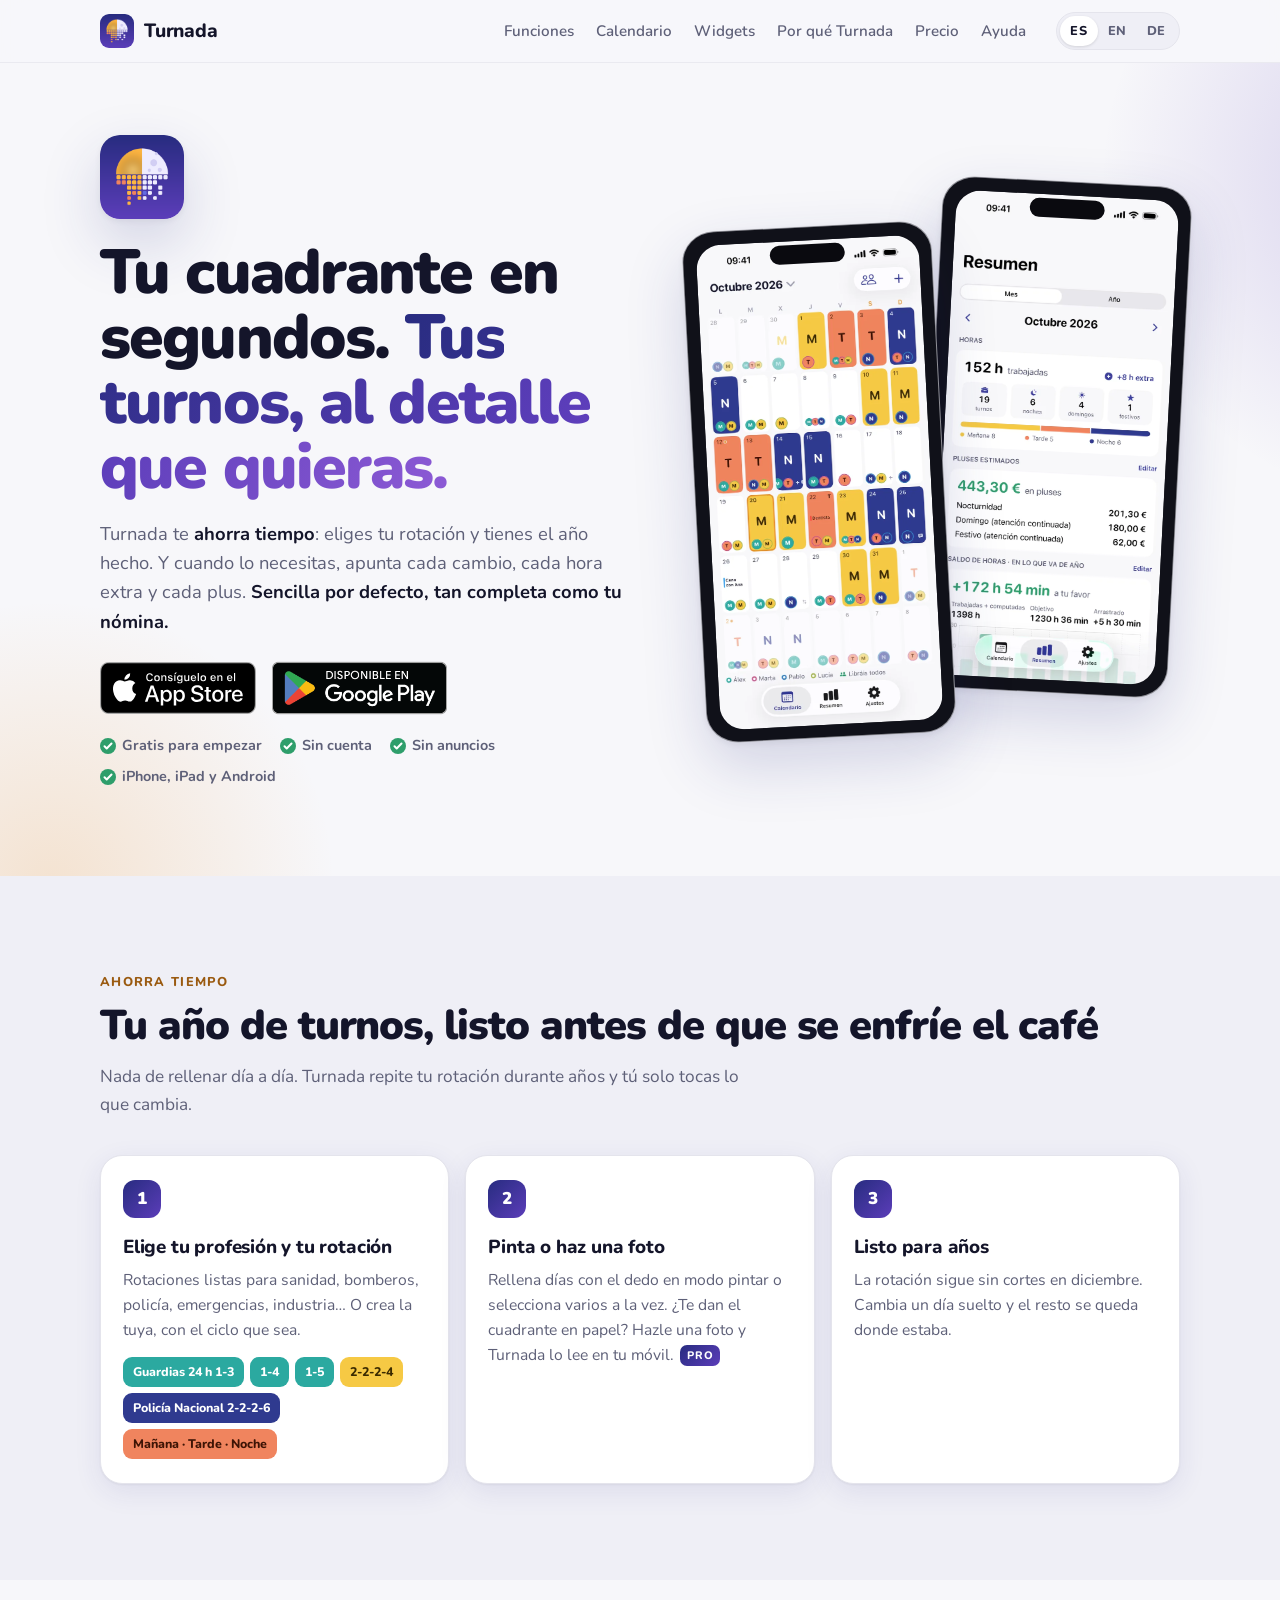
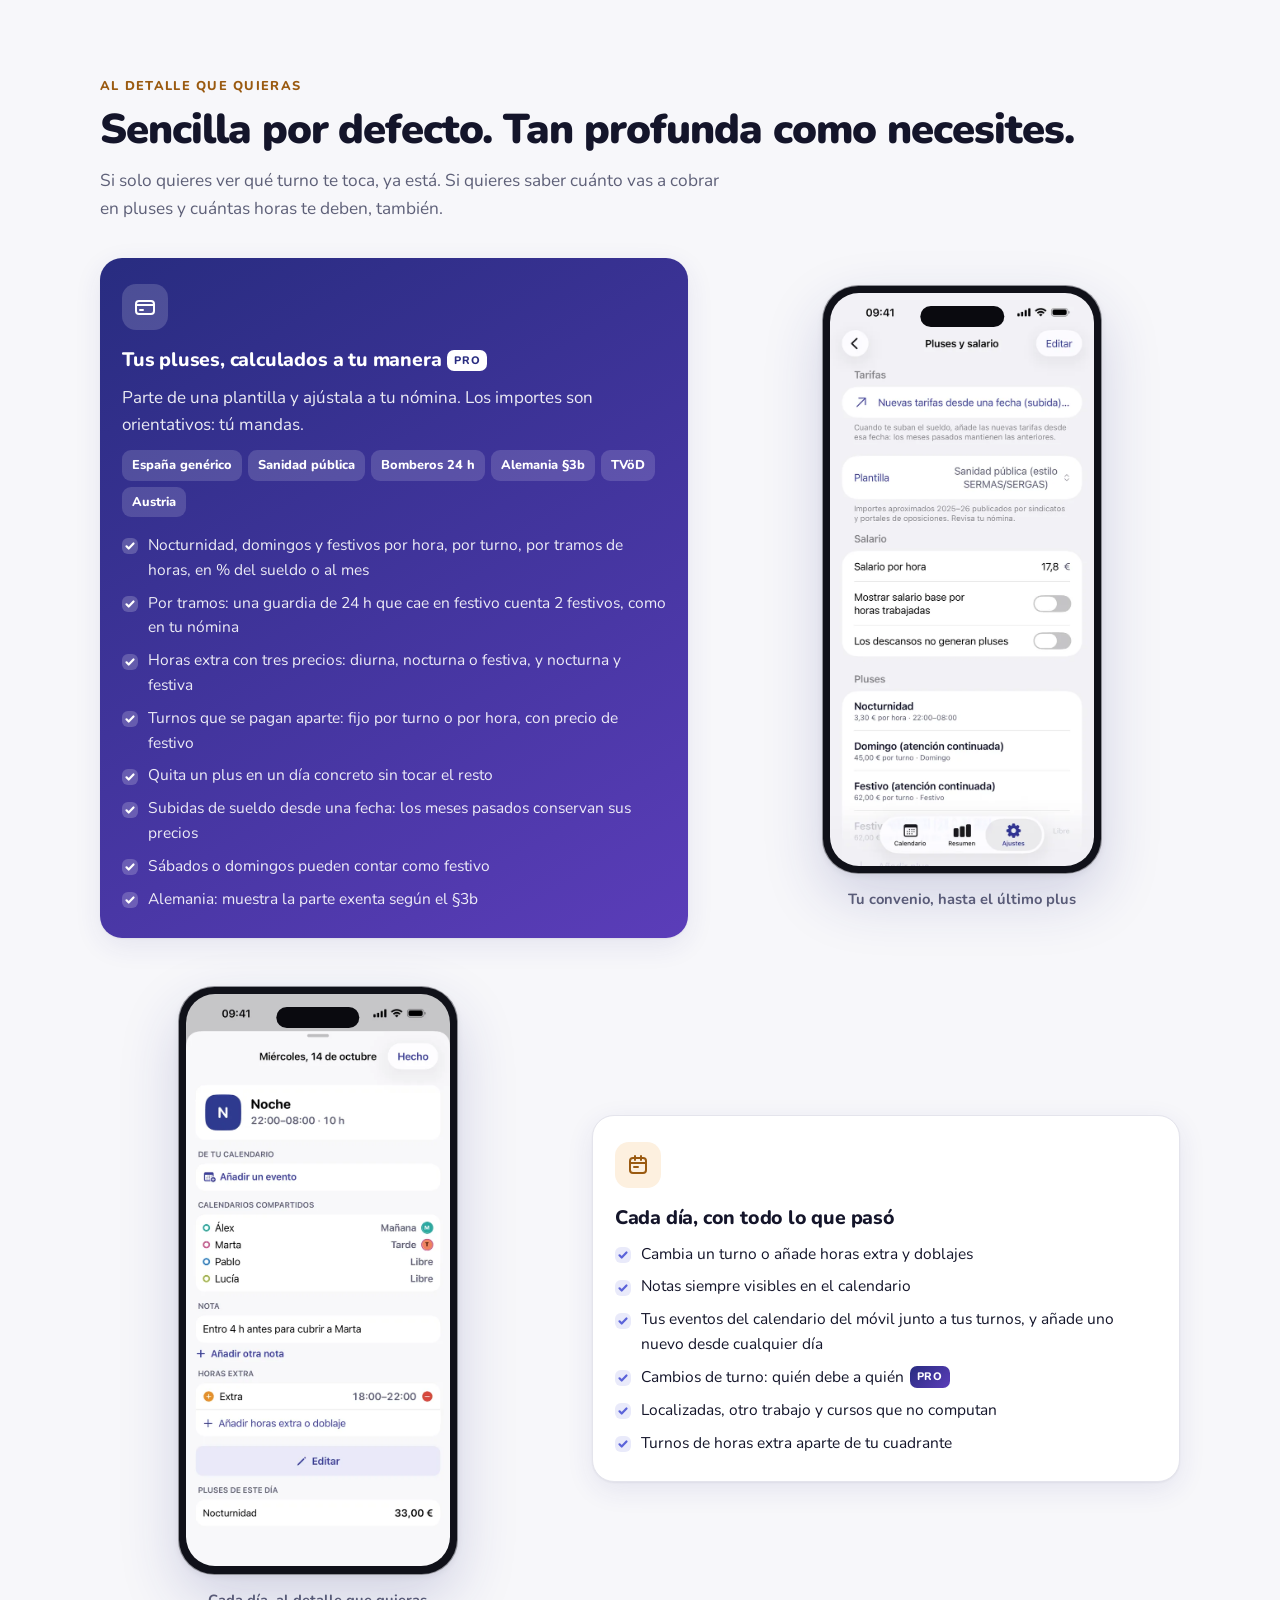
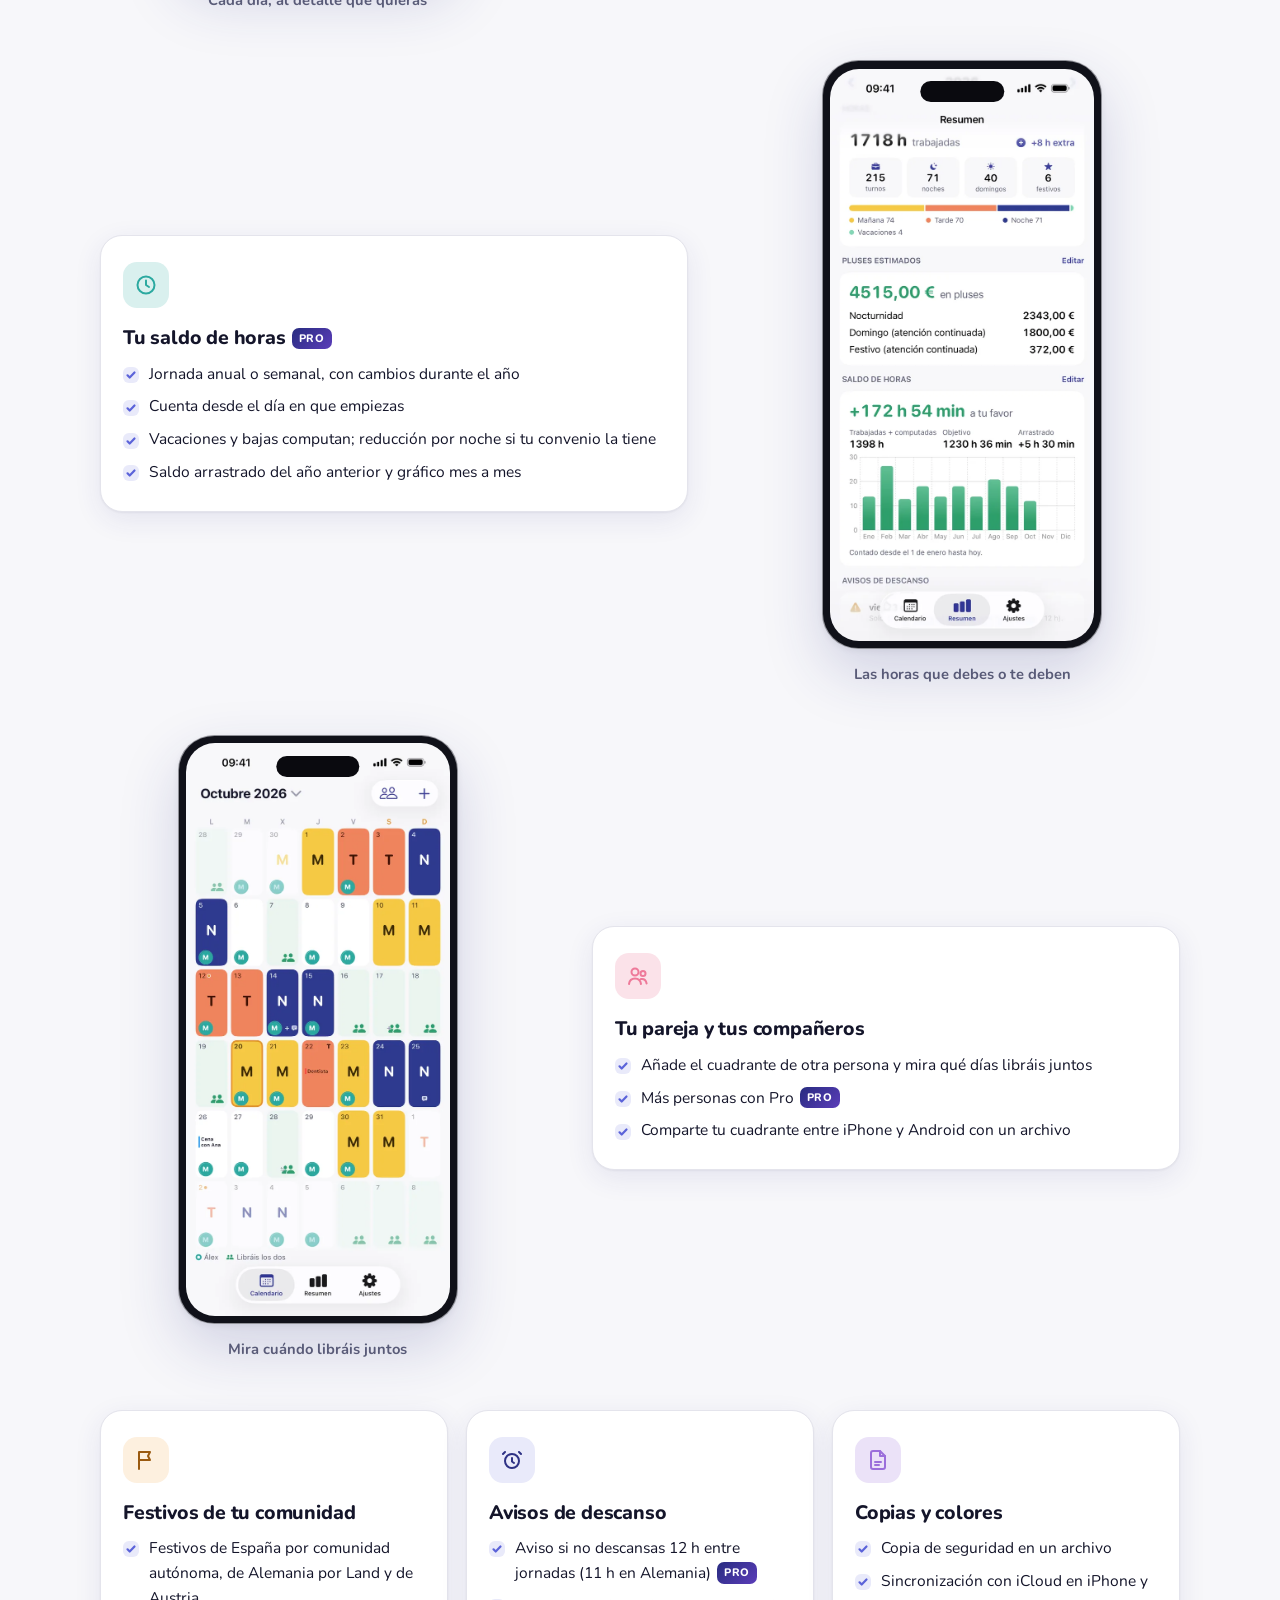
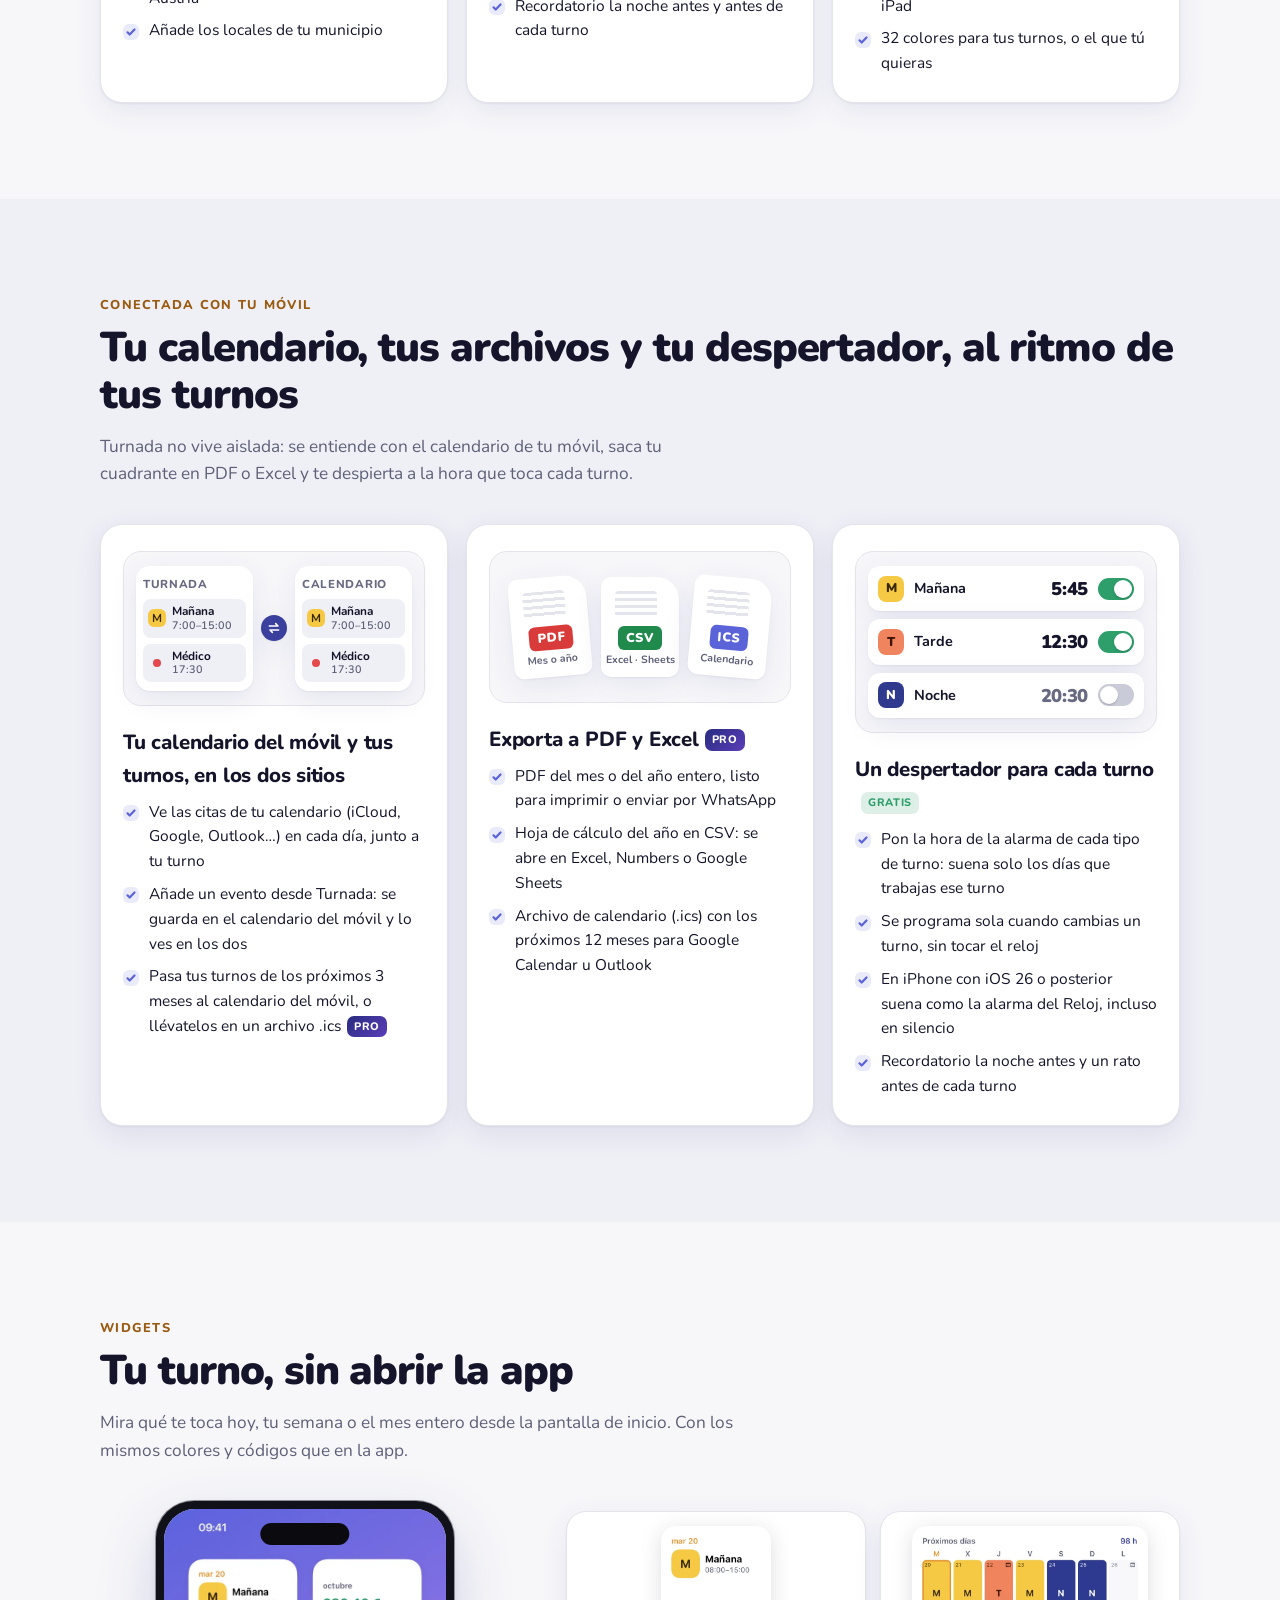
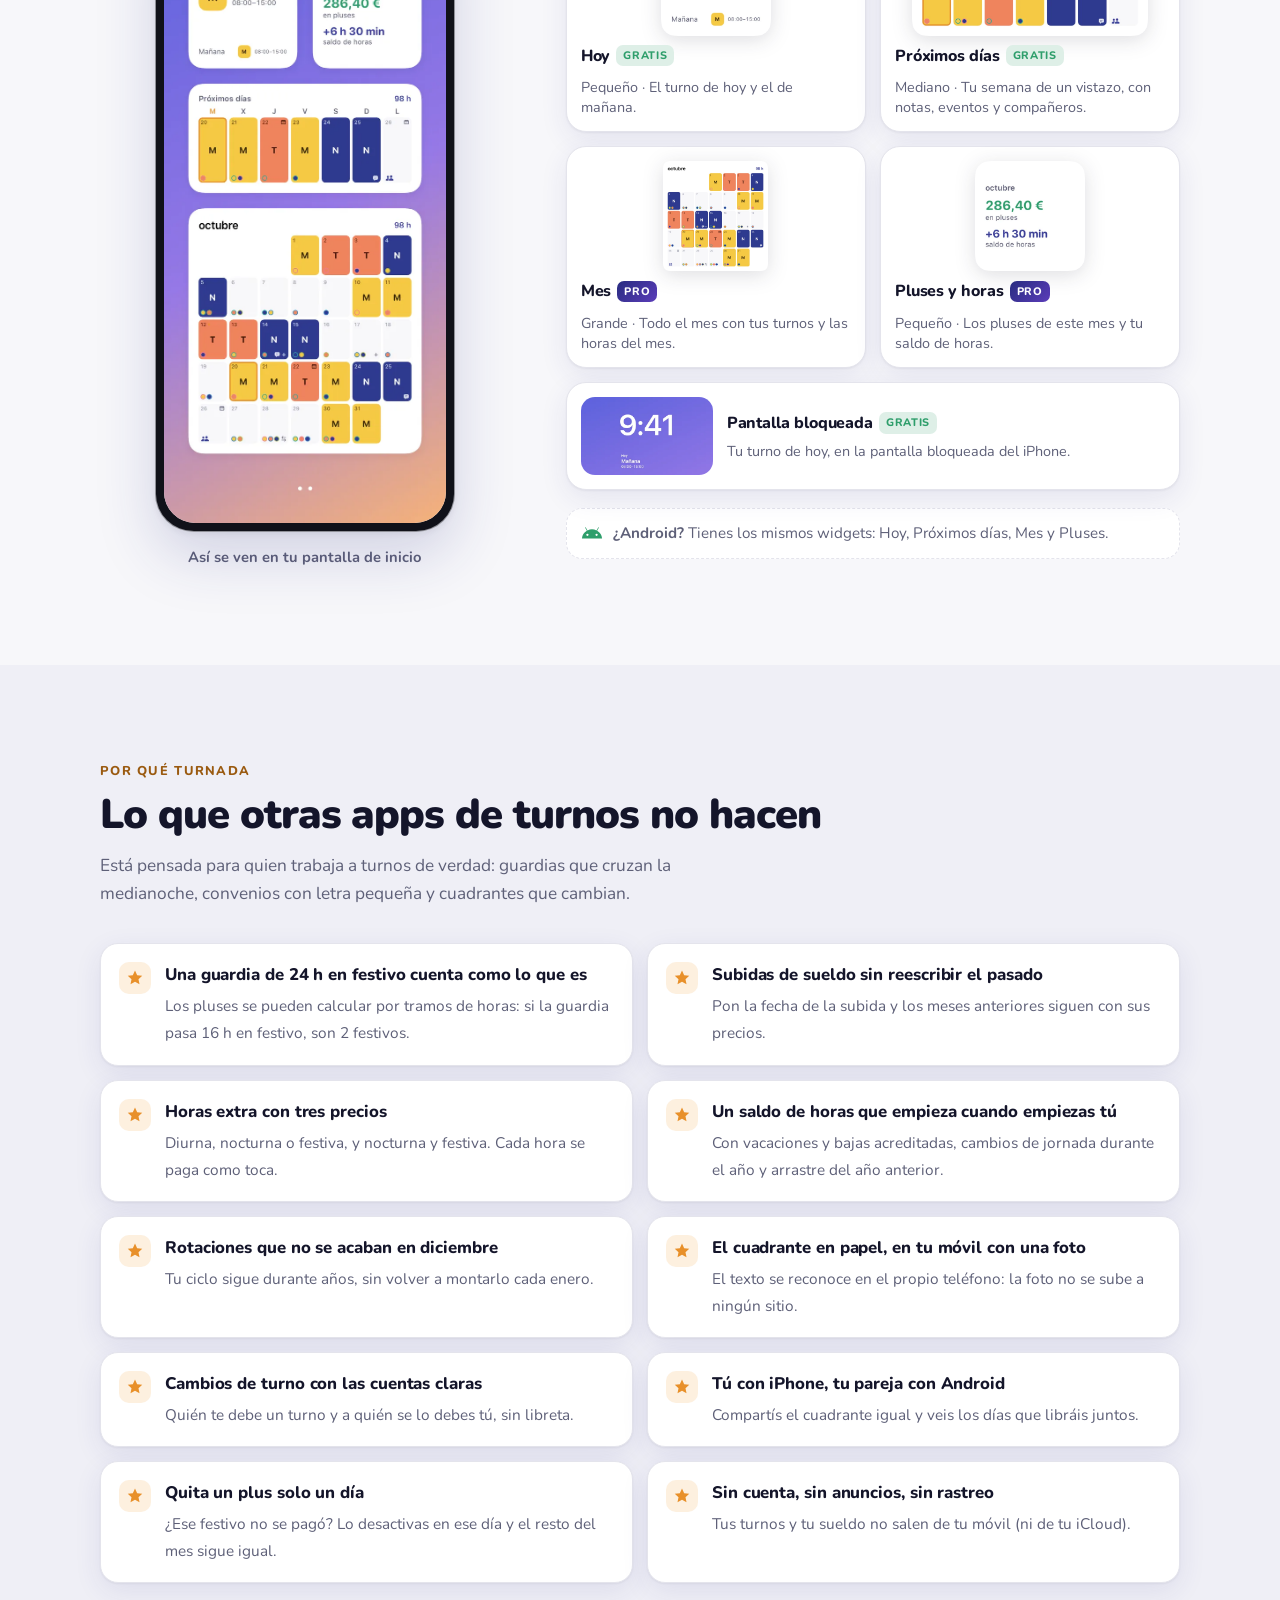
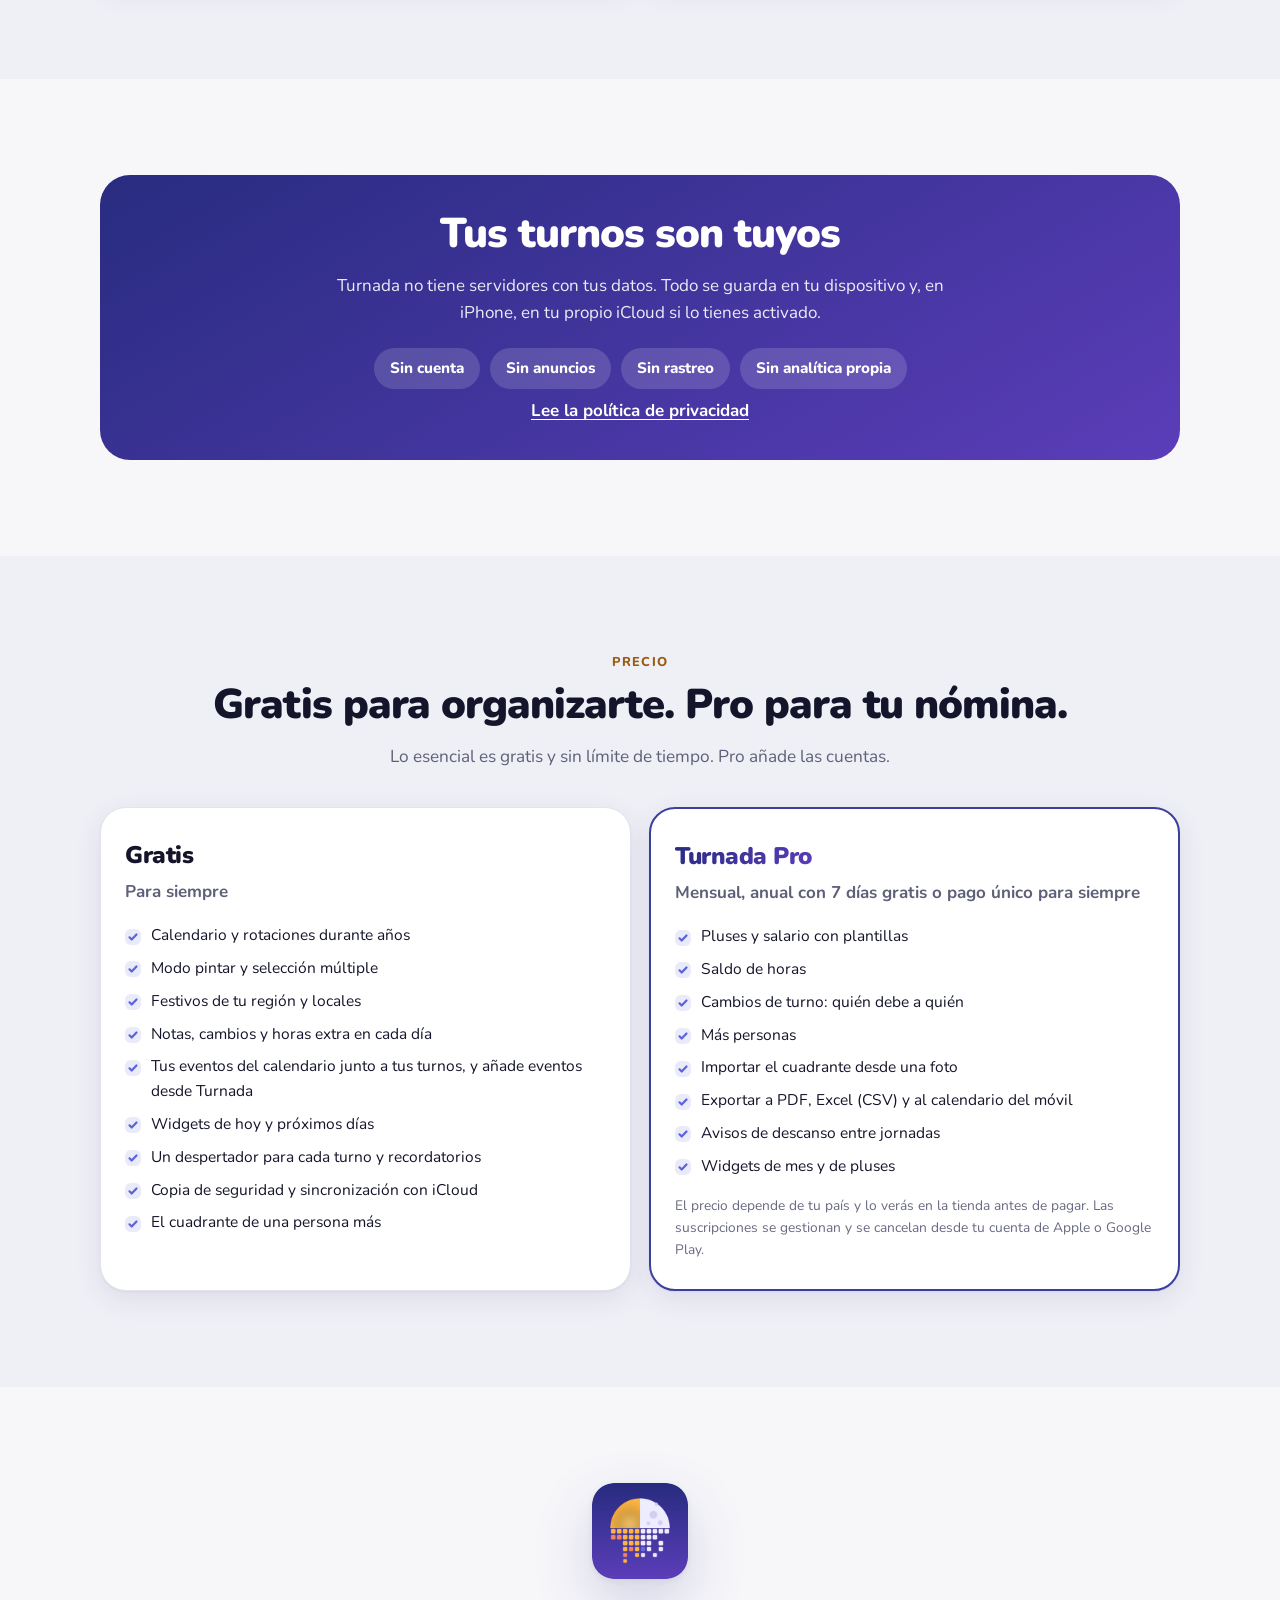
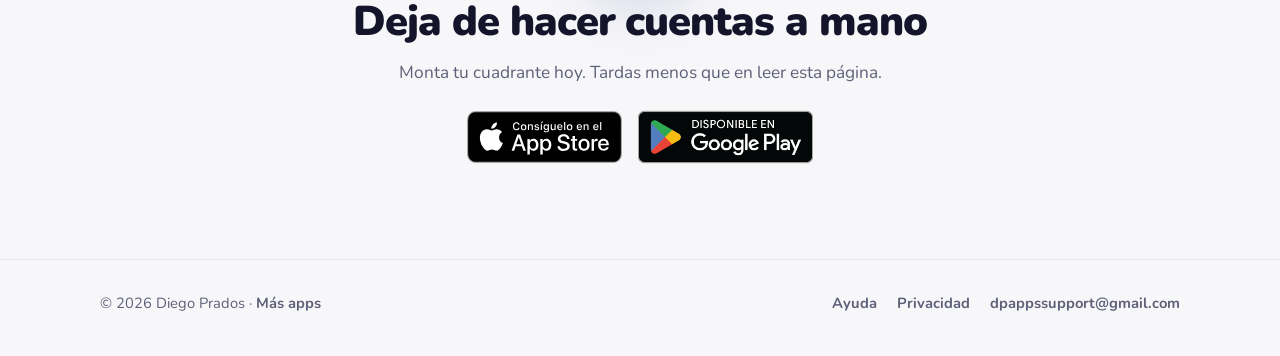
<file: turnada/index.html>
<!DOCTYPE html>
<html lang="es">
<head>
<meta charset="UTF-8">
<meta name="viewport" content="width=device-width, initial-scale=1">
<title>Turnada: cuadrante de turnos, pluses y saldo de horas</title>
<meta name="description" content="Monta tu cuadrante de turnos en segundos y llévalo al detalle que quieras: pluses, horas extra, guardias de 24 h, festivos de tu comunidad y tu saldo de horas. Sin cuenta, sin anuncios. iPhone, iPad y Android.">
<meta name="theme-color" content="#3B3F9E" media="(prefers-color-scheme: light)">
<meta name="theme-color" content="#0E0F1A" media="(prefers-color-scheme: dark)">
<link rel="canonical" href="https://dprados.github.io/turnada/">
<link rel="alternate" hreflang="es" href="https://dprados.github.io/turnada/">
<link rel="alternate" hreflang="en" href="https://dprados.github.io/turnada/en/">
<link rel="alternate" hreflang="de" href="https://dprados.github.io/turnada/de/">
<link rel="alternate" hreflang="x-default" href="https://dprados.github.io/turnada/">
<meta property="og:type" content="website">
<meta property="og:site_name" content="Turnada">
<meta property="og:locale" content="es_ES">
<meta property="og:locale:alternate" content="en_US">
<meta property="og:locale:alternate" content="de_DE">
<meta property="og:url" content="https://dprados.github.io/turnada/">
<meta property="og:title" content="Turnada: tus turnos, tus pluses y tus horas, al detalle">
<meta property="og:description" content="Tu cuadrante en segundos y, si quieres, hasta el último detalle. Pluses, horas extra y saldo de horas calculados. Sin cuenta, sin anuncios.">
<meta property="og:image" content="https://dprados.github.io/turnada/og.png">
<meta property="og:image:width" content="1200">
<meta property="og:image:height" content="630">
<meta property="og:image:alt" content="Icono de Turnada con el texto: Tus turnos, tus pluses y tus horas, al detalle">
<meta name="twitter:card" content="summary_large_image">
<meta name="apple-itunes-app" content="app-id=6819271997">
<link rel="icon" type="image/png" sizes="32x32" href="img/favicon-32.png">
<link rel="icon" type="image/png" sizes="192x192" href="img/icon-192.png">
<link rel="apple-touch-icon" href="img/apple-touch-icon.png">
<link rel="preconnect" href="https://fonts.googleapis.com">
<link rel="preconnect" href="https://fonts.gstatic.com" crossorigin>
<link href="https://fonts.googleapis.com/css2?family=Nunito:wght@400;600;700;800;900&display=swap" rel="stylesheet">
<link rel="stylesheet" href="style.css">
</head>
<body>
<a class="skip" href="#main">Saltar al contenido</a>

<header class="nav">
  <div class="wrap nav-inner">
    <a class="brand" href="./"><img src="img/icon-192.png" alt="" width="34" height="34">Turnada</a>
    <nav class="nav-links" aria-label="Secciones">
      <a href="#funciones">Funciones</a>
      <a href="#conecta">Calendario</a>
      <a href="#widgets">Widgets</a>
      <a href="#diferente">Por qué Turnada</a>
      <a href="#precio">Precio</a>
      <a href="support.html">Ayuda</a>
    </nav>
    <nav class="lang" aria-label="Idioma">
      <a href="./" hreflang="es" lang="es" aria-current="page">ES</a>
      <a href="en/" hreflang="en" lang="en">EN</a>
      <a href="de/" hreflang="de" lang="de">DE</a>
    </nav>
  </div>
</header>

<main id="main">

<section class="hero">
  <div class="wrap hero-grid">
    <div>
      <img class="hero-icon" src="img/icon-256.png" alt="Icono de Turnada" width="84" height="84">
      <h1>Tu cuadrante en segundos. <span class="hl">Tus turnos, al detalle que quieras.</span></h1>
      <p class="lede">Turnada te <strong>ahorra tiempo</strong>: eliges tu rotación y tienes el año hecho. Y cuando lo necesitas, apunta cada cambio, cada hora extra y cada plus. <strong>Sencilla por defecto, tan completa como tu nómina.</strong></p>
      <div class="stores">
        <a class="badge as" href="https://apps.apple.com/app/id6819271997" rel="noopener"><img src="img/badges/app-store-es.svg" alt="Descárgalo en el App Store" width="144" height="48"></a>
        <a class="badge gp" href="https://play.google.com/store/apps/details?id=com.dprados.turnada" rel="noopener"><img src="img/badges/google-play-es.png" alt="Disponible en Google Play" width="646" height="250"></a>
      </div>
      <ul class="trust">
        <li>Gratis para empezar</li>
        <li>Sin cuenta</li>
        <li>Sin anuncios</li>
        <li>iPhone, iPad y Android</li>
      </ul>
    </div>

    <div class="hero-phones">
      <div class="phone back"><img src="screenshots/es/app-2.webp" alt="Resumen del mes en Turnada con las horas trabajadas y los pluses calculados" width="640" height="1391" decoding="async"></div>
      <div class="phone front"><img src="screenshots/es/app-1.webp" alt="Calendario de octubre en Turnada con turnos de mañana, tarde y noche y los turnos de tu equipo" width="640" height="1391" decoding="async" fetchpriority="high"></div>
    </div>
  </div>
</section>

<section id="tiempo" class="alt">
  <div class="wrap">
    <div class="head">
      <p class="eyebrow">Ahorra tiempo</p>
      <h2>Tu año de turnos, listo antes de que se enfríe el café</h2>
      <p class="sub">Nada de rellenar día a día. Turnada repite tu rotación durante años y tú solo tocas lo que cambia.</p>
    </div>
    <ol class="steps">
      <li class="step">
        <h3>Elige tu profesión y tu rotación</h3>
        <p>Rotaciones listas para sanidad, bomberos, policía, emergencias, industria… O crea la tuya, con el ciclo que sea.</p>
        <div class="chips">
          <span class="chip" style="--c: var(--teal); --t: var(--teal-t)">Guardias 24 h 1-3</span>
          <span class="chip" style="--c: var(--teal); --t: var(--teal-t)">1-4</span>
          <span class="chip" style="--c: var(--teal); --t: var(--teal-t)">1-5</span>
          <span class="chip" style="--c: var(--sun); --t: var(--sun-t)">2-2-2-4</span>
          <span class="chip" style="--c: var(--night); --t: var(--night-t)">Policía Nacional 2-2-2-6</span>
          <span class="chip" style="--c: var(--coral); --t: var(--coral-t)">Mañana · Tarde · Noche</span>
        </div>
      </li>
      <li class="step">
        <h3>Pinta o haz una foto</h3>
        <p>Rellena días con el dedo en modo pintar o selecciona varios a la vez. ¿Te dan el cuadrante en papel? Hazle una foto y Turnada lo lee en tu móvil.<span class="pro">Pro</span></p>
      </li>
      <li class="step">
        <h3>Listo para años</h3>
        <p>La rotación sigue sin cortes en diciembre. Cambia un día suelto y el resto se queda donde estaba.</p>
      </li>
    </ol>
  </div>
</section>

<section id="funciones">
  <div class="wrap">
    <div class="head">
      <p class="eyebrow">Al detalle que quieras</p>
      <h2>Sencilla por defecto. Tan profunda como necesites.</h2>
      <p class="sub">Si solo quieres ver qué turno te toca, ya está. Si quieres saber cuánto vas a cobrar en pluses y cuántas horas te deben, también.</p>
    </div>

    <div class="rows">
      <div class="row">
        <article class="feature wide">
          <div class="ico"><svg viewBox="0 0 24 24" aria-hidden="true"><rect x="3" y="6" width="18" height="13" rx="3"/><path d="M3 10h18M7 15h3"/></svg></div>
          <h3>Tus pluses, calculados a tu manera<span class="pro">Pro</span></h3>
          <p>Parte de una plantilla y ajústala a tu nómina. Los importes son orientativos: tú mandas.</p>
          <div class="tpl"><span>España genérico</span><span>Sanidad pública</span><span>Bomberos 24 h</span><span>Alemania §3b</span><span>TVöD</span><span>Austria</span></div>
          <ul class="ticks">
            <li>Nocturnidad, domingos y festivos por hora, por turno, por tramos de horas, en % del sueldo o al mes</li>
            <li>Por tramos: una guardia de 24 h que cae en festivo cuenta 2 festivos, como en tu nómina</li>
            <li>Horas extra con tres precios: diurna, nocturna o festiva, y nocturna y festiva</li>
            <li>Turnos que se pagan aparte: fijo por turno o por hora, con precio de festivo</li>
            <li>Quita un plus en un día concreto sin tocar el resto</li>
            <li>Subidas de sueldo desde una fecha: los meses pasados conservan sus precios</li>
            <li>Sábados o domingos pueden contar como festivo</li>
            <li>Alemania: muestra la parte exenta según el §3b</li>
          </ul>
        </article>
        <figure><div class="phone"><img src="screenshots/es/app-6.webp" alt="Configuración de pluses y salario" width="640" height="1391" loading="lazy" decoding="async"></div><figcaption>Tu convenio, hasta el último plus</figcaption></figure>
      </div>
      <div class="row flip">
        <article class="feature">
          <div class="ico" style="--ic: var(--accent-soft); --ict: var(--accent-ink)"><svg viewBox="0 0 24 24" aria-hidden="true"><rect x="4" y="5" width="16" height="15" rx="3"/><path d="M4 10h16M9 3v4M15 3v4M8 14h4"/></svg></div>
          <h3>Cada día, con todo lo que pasó</h3>
          <ul class="ticks">
            <li>Cambia un turno o añade horas extra y doblajes</li>
            <li>Notas siempre visibles en el calendario</li>
            <li>Tus eventos del calendario del móvil junto a tus turnos, y añade uno nuevo desde cualquier día</li>
            <li>Cambios de turno: quién debe a quién<span class="pro">Pro</span></li>
            <li>Localizadas, otro trabajo y cursos que no computan</li>
            <li>Turnos de horas extra aparte de tu cuadrante</li>
          </ul>
        </article>
        <figure><div class="phone"><img src="screenshots/es/app-4.webp" alt="Detalle de un día con horas extra y notas" width="640" height="1391" loading="lazy" decoding="async"></div><figcaption>Cada día, al detalle que quieras</figcaption></figure>
      </div>
      <div class="row">
        <article class="feature">
          <div class="ico" style="--ic: color-mix(in srgb, var(--teal) 18%, var(--surface)); --ict: var(--teal)"><svg viewBox="0 0 24 24" aria-hidden="true"><circle cx="12" cy="12" r="8.5"/><path d="M12 7.5V12l3 2"/></svg></div>
          <h3>Tu saldo de horas<span class="pro">Pro</span></h3>
          <ul class="ticks">
            <li>Jornada anual o semanal, con cambios durante el año</li>
            <li>Cuenta desde el día en que empiezas</li>
            <li>Vacaciones y bajas computan; reducción por noche si tu convenio la tiene</li>
            <li>Saldo arrastrado del año anterior y gráfico mes a mes</li>
          </ul>
        </article>
        <figure><div class="phone"><img src="screenshots/es/app-3.webp" alt="Saldo de horas del año" width="640" height="1391" loading="lazy" decoding="async"></div><figcaption>Las horas que debes o te deben</figcaption></figure>
      </div>
      <div class="row flip">
        <article class="feature">
          <div class="ico" style="--ic: color-mix(in srgb, var(--rose) 22%, var(--surface)); --ict: var(--rose)"><svg viewBox="0 0 24 24" aria-hidden="true"><circle cx="9" cy="8" r="3.5"/><circle cx="17" cy="9.5" r="2.5"/><path d="M3 20c.5-3.5 3-5.5 6-5.5s5.5 2 6 5.5M15 15c2.8-.4 5 1.3 5.6 4.5"/></svg></div>
          <h3>Tu pareja y tus compañeros</h3>
          <ul class="ticks">
            <li>Añade el cuadrante de otra persona y mira qué días libráis juntos</li>
            <li>Más personas con Pro<span class="pro">Pro</span></li>
            <li>Comparte tu cuadrante entre iPhone y Android con un archivo</li>
          </ul>
        </article>
        <figure><div class="phone"><img src="screenshots/es/app-5.webp" alt="Cuadrantes de varias personas y días libres en común" width="640" height="1391" loading="lazy" decoding="async"></div><figcaption>Mira cuándo libráis juntos</figcaption></figure>
      </div>
    </div>

    <div class="features small">
      <article class="feature">
        <div class="ico" style="--ic: var(--accent-soft); --ict: var(--accent-ink)"><svg viewBox="0 0 24 24" aria-hidden="true"><path d="M5 21V4M5 4h11l-2 4 2 4H5"/></svg></div>
        <h3>Festivos de tu comunidad</h3>
        <ul class="ticks">
          <li>Festivos de España por comunidad autónoma, de Alemania por Land y de Austria</li>
          <li>Añade los locales de tu municipio</li>
        </ul>
      </article>

      <article class="feature">
        <div class="ico"><svg viewBox="0 0 24 24" aria-hidden="true"><circle cx="12" cy="13" r="7"/><path d="M12 10v3.5l2 1.5M5 4L3 6M19 4l2 2"/></svg></div>
        <h3>Avisos de descanso</h3>
        <ul class="ticks">
          <li>Aviso si no descansas 12 h entre jornadas (11 h en Alemania)<span class="pro">Pro</span></li>
          <li>Recordatorio la noche antes y antes de cada turno</li>
        </ul>
      </article>

      <article class="feature">
        <div class="ico" style="--ic: color-mix(in srgb, var(--violet) 20%, var(--surface)); --ict: var(--violet)"><svg viewBox="0 0 24 24" aria-hidden="true"><path d="M14 3H7a2 2 0 0 0-2 2v14a2 2 0 0 0 2 2h10a2 2 0 0 0 2-2V8z"/><path d="M14 3v5h5M9 14h6M9 17h4"/></svg></div>
        <h3>Copias y colores</h3>
        <ul class="ticks">
          <li>Copia de seguridad en un archivo</li>
          <li>Sincronización con iCloud en iPhone y iPad</li>
          <li>32 colores para tus turnos, o el que tú quieras</li>
        </ul>
      </article>
    </div>
  </div>
</section>

<section id="conecta" class="alt">
  <div class="wrap">
    <div class="head">
      <p class="eyebrow">Conectada con tu móvil</p>
      <h2>Tu calendario, tus archivos y tu despertador, al ritmo de tus turnos</h2>
      <p class="sub">Turnada no vive aislada: se entiende con el calendario de tu móvil, saca tu cuadrante en PDF o Excel y te despierta a la hora que toca cada turno.</p>
    </div>
    <div class="connect">
      <article class="feature">
        <div class="mock sync" aria-hidden="true">
          <div class="mini"><p>Turnada</p><div class="ev shift"><b>M</b><span>Mañana<small>7:00–15:00</small></span></div><div class="ev"><i></i><span>Médico<small>17:30</small></span></div></div>
          <svg class="swap" viewBox="0 0 24 24" aria-hidden="true"><path d="M5 9h13l-3.5-3.5M19 15H6l3.5 3.5"/></svg>
          <div class="mini"><p>Calendario</p><div class="ev shift"><b>M</b><span>Mañana<small>7:00–15:00</small></span></div><div class="ev"><i></i><span>Médico<small>17:30</small></span></div></div>
        </div>
        <h3>Tu calendario del móvil y tus turnos, en los dos sitios</h3>
        <ul class="ticks">
          <li>Ve las citas de tu calendario (iCloud, Google, Outlook…) en cada día, junto a tu turno</li>
          <li>Añade un evento desde Turnada: se guarda en el calendario del móvil y lo ves en los dos</li>
          <li>Pasa tus turnos de los próximos 3 meses al calendario del móvil, o llévatelos en un archivo .ics<span class="pro">Pro</span></li>
        </ul>
      </article>
      <article class="feature">
        <div class="mock files" aria-hidden="true"><div class="file f-pdf"><b>PDF</b><span>Mes o año</span></div><div class="file f-csv"><b>CSV</b><span>Excel · Sheets</span></div><div class="file f-ics"><b>ICS</b><span>Calendario</span></div></div>
        <h3>Exporta a PDF y Excel<span class="pro">Pro</span></h3>
        <ul class="ticks">
          <li>PDF del mes o del año entero, listo para imprimir o enviar por WhatsApp</li>
          <li>Hoja de cálculo del año en CSV: se abre en Excel, Numbers o Google Sheets</li>
          <li>Archivo de calendario (.ics) con los próximos 12 meses para Google Calendar u Outlook</li>
        </ul>
      </article>
      <article class="feature">
        <div class="mock alarms" aria-hidden="true"><div class="al"><b style="--c: var(--sun); --t: var(--sun-t)">M</b><span>Mañana</span><time>5:45</time><i aria-hidden="true"></i></div><div class="al"><b style="--c: var(--coral); --t: var(--coral-t)">T</b><span>Tarde</span><time>12:30</time><i aria-hidden="true"></i></div><div class="al off"><b style="--c: var(--night); --t: var(--night-t)">N</b><span>Noche</span><time>20:30</time><i aria-hidden="true"></i></div></div>
        <h3>Un despertador para cada turno<span class="free">Gratis</span></h3>
        <ul class="ticks">
          <li>Pon la hora de la alarma de cada tipo de turno: suena solo los días que trabajas ese turno</li>
          <li>Se programa sola cuando cambias un turno, sin tocar el reloj</li>
          <li>En iPhone con iOS 26 o posterior suena como la alarma del Reloj, incluso en silencio</li>
          <li>Recordatorio la noche antes y un rato antes de cada turno</li>
        </ul>
      </article>
    </div>
  </div>
</section>

<section id="widgets">
  <div class="wrap">
    <div class="head">
      <p class="eyebrow">Widgets</p>
      <h2>Tu turno, sin abrir la app</h2>
      <p class="sub">Mira qué te toca hoy, tu semana o el mes entero desde la pantalla de inicio. Con los mismos colores y códigos que en la app.</p>
    </div>
    <div class="widgets-grid">
      <figure><div class="phone"><picture><source srcset="screenshots/es/widgets-home-dark.webp" media="(prefers-color-scheme: dark)"><img src="screenshots/es/widgets-home.webp" alt="Pantalla de inicio con los widgets de Turnada: hoy, pluses y horas, próximos días y mes" width="640" height="1391" loading="lazy" decoding="async"></picture></div><figcaption class="cap">Así se ven en tu pantalla de inicio</figcaption></figure>
      <div>
        <ul class="wlist">
        <li><div class="thumb"><picture><source srcset="screenshots/es/widget-today-dark.webp" media="(prefers-color-scheme: dark)"><img src="screenshots/es/widget-today.webp" alt="" width="340" height="340" loading="lazy" decoding="async"></picture></div><b>Hoy<span class="free">Gratis</span></b><span>Pequeño · El turno de hoy y el de mañana.</span></li>
        <li><div class="thumb"><picture><source srcset="screenshots/es/widget-week-dark.webp" media="(prefers-color-scheme: dark)"><img src="screenshots/es/widget-week.webp" alt="" width="728" height="340" loading="lazy" decoding="async"></picture></div><b>Próximos días<span class="free">Gratis</span></b><span>Mediano · Tu semana de un vistazo, con notas, eventos y compañeros.</span></li>
        <li><div class="thumb"><picture><source srcset="screenshots/es/widget-month-dark.webp" media="(prefers-color-scheme: dark)"><img src="screenshots/es/widget-month.webp" alt="" width="728" height="764" loading="lazy" decoding="async"></picture></div><b>Mes<span class="pro">Pro</span></b><span>Grande · Todo el mes con tus turnos y las horas del mes.</span></li>
        <li><div class="thumb"><picture><source srcset="screenshots/es/widget-money-dark.webp" media="(prefers-color-scheme: dark)"><img src="screenshots/es/widget-money.webp" alt="" width="340" height="340" loading="lazy" decoding="async"></picture></div><b>Pluses y horas<span class="pro">Pro</span></b><span>Pequeño · Los pluses de este mes y tu saldo de horas.</span></li>
        <li class="lockw"><picture><source srcset="screenshots/es/widgets-lock-dark.webp" media="(prefers-color-scheme: dark)"><img src="screenshots/es/widgets-lock.webp" alt="Widget de la pantalla bloqueada con el turno de hoy" width="440" height="260" loading="lazy" decoding="async"></picture><div><b>Pantalla bloqueada<span class="free">Gratis</span></b><br><span>Tu turno de hoy, en la pantalla bloqueada del iPhone.</span></div></li>
        </ul>
        <p class="android"><svg viewBox="0 0 24 24" aria-hidden="true"><path d="M17.6 9.48l1.84-3.18a.38.38 0 0 0-.66-.38l-1.86 3.22a11.4 11.4 0 0 0-9.84 0L5.22 5.92a.38.38 0 0 0-.66.38L6.4 9.48A10.8 10.8 0 0 0 1 18h22a10.8 10.8 0 0 0-5.4-8.52zM7 15.25a1.25 1.25 0 1 1 0-2.5 1.25 1.25 0 0 1 0 2.5zm10 0a1.25 1.25 0 1 1 0-2.5 1.25 1.25 0 0 1 0 2.5z"/></svg><span><b>¿Android?</b> Tienes los mismos widgets: Hoy, Próximos días, Mes y Pluses.</span></p>
      </div>
    </div>
  </div>
</section>

<section id="diferente" class="alt">
  <div class="wrap">
    <div class="head">
      <p class="eyebrow">Por qué Turnada</p>
      <h2>Lo que otras apps de turnos no hacen</h2>
      <p class="sub">Está pensada para quien trabaja a turnos de verdad: guardias que cruzan la medianoche, convenios con letra pequeña y cuadrantes que cambian.</p>
    </div>
    <ul class="vs">
      <li><b>Una guardia de 24 h en festivo cuenta como lo que es</b><span>Los pluses se pueden calcular por tramos de horas: si la guardia pasa 16 h en festivo, son 2 festivos.</span></li>
      <li><b>Subidas de sueldo sin reescribir el pasado</b><span>Pon la fecha de la subida y los meses anteriores siguen con sus precios.</span></li>
      <li><b>Horas extra con tres precios</b><span>Diurna, nocturna o festiva, y nocturna y festiva. Cada hora se paga como toca.</span></li>
      <li><b>Un saldo de horas que empieza cuando empiezas tú</b><span>Con vacaciones y bajas acreditadas, cambios de jornada durante el año y arrastre del año anterior.</span></li>
      <li><b>Rotaciones que no se acaban en diciembre</b><span>Tu ciclo sigue durante años, sin volver a montarlo cada enero.</span></li>
      <li><b>El cuadrante en papel, en tu móvil con una foto</b><span>El texto se reconoce en el propio teléfono: la foto no se sube a ningún sitio.</span></li>
      <li><b>Cambios de turno con las cuentas claras</b><span>Quién te debe un turno y a quién se lo debes tú, sin libreta.</span></li>
      <li><b>Tú con iPhone, tu pareja con Android</b><span>Compartís el cuadrante igual y veis los días que libráis juntos.</span></li>
      <li><b>Quita un plus solo un día</b><span>¿Ese festivo no se pagó? Lo desactivas en ese día y el resto del mes sigue igual.</span></li>
      <li><b>Sin cuenta, sin anuncios, sin rastreo</b><span>Tus turnos y tu sueldo no salen de tu móvil (ni de tu iCloud).</span></li>
    </ul>
  </div>
</section>

<section id="privacidad">
  <div class="wrap">
    <div class="privacy-band">
      <h2>Tus turnos son tuyos</h2>
      <p>Turnada no tiene servidores con tus datos. Todo se guarda en tu dispositivo y, en iPhone, en tu propio iCloud si lo tienes activado.</p>
      <ul class="marks">
        <li>Sin cuenta</li>
        <li>Sin anuncios</li>
        <li>Sin rastreo</li>
        <li>Sin analítica propia</li>
      </ul>
      <p><a href="privacy.html">Lee la política de privacidad</a></p>
    </div>
  </div>
</section>

<section id="precio" class="alt">
  <div class="wrap">
    <div class="head center">
      <p class="eyebrow">Precio</p>
      <h2>Gratis para organizarte. Pro para tu nómina.</h2>
      <p class="sub">Lo esencial es gratis y sin límite de tiempo. Pro añade las cuentas.</p>
    </div>
    <div class="plans">
      <div class="plan">
        <h3>Gratis</h3>
        <p class="price">Para siempre</p>
        <ul class="ticks">
          <li>Calendario y rotaciones durante años</li>
          <li>Modo pintar y selección múltiple</li>
          <li>Festivos de tu región y locales</li>
          <li>Notas, cambios y horas extra en cada día</li>
          <li>Tus eventos del calendario junto a tus turnos, y añade eventos desde Turnada</li>
          <li>Widgets de hoy y próximos días</li>
          <li>Un despertador para cada turno y recordatorios</li>
          <li>Copia de seguridad y sincronización con iCloud</li>
          <li>El cuadrante de una persona más</li>
        </ul>
      </div>
      <div class="plan pro-plan">
        <h3><span>Turnada Pro</span></h3>
        <p class="price">Mensual, anual con 7 días gratis o pago único para siempre</p>
        <ul class="ticks">
          <li>Pluses y salario con plantillas</li>
          <li>Saldo de horas</li>
          <li>Cambios de turno: quién debe a quién</li>
          <li>Más personas</li>
          <li>Importar el cuadrante desde una foto</li>
          <li>Exportar a PDF, Excel (CSV) y al calendario del móvil</li>
          <li>Avisos de descanso entre jornadas</li>
          <li>Widgets de mes y de pluses</li>
        </ul>
        <p class="note">El precio depende de tu país y lo verás en la tienda antes de pagar. Las suscripciones se gestionan y se cancelan desde tu cuenta de Apple o Google Play.</p>
      </div>
    </div>
  </div>
</section>

<section class="cta">
  <div class="wrap">
    <img src="img/icon-256.png" alt="" width="96" height="96" loading="lazy">
    <h2>Deja de hacer cuentas a mano</h2>
    <p class="sub" style="margin: 0 auto">Monta tu cuadrante hoy. Tardas menos que en leer esta página.</p>
    <div class="stores">
        <a class="badge as" href="https://apps.apple.com/app/id6819271997" rel="noopener"><img src="img/badges/app-store-es.svg" alt="Descárgalo en el App Store" width="144" height="48"></a>
        <a class="badge gp" href="https://play.google.com/store/apps/details?id=com.dprados.turnada" rel="noopener"><img src="img/badges/google-play-es.png" alt="Disponible en Google Play" width="646" height="250"></a>
      </div>
  </div>
</section>

</main>

<footer>
  <div class="wrap foot">
    <div>© 2026 Diego Prados · <a href="https://dprados.github.io/">Más apps</a></div>
    <nav aria-label="Enlaces">
      <a href="support.html">Ayuda</a>
      <a href="privacy.html">Privacidad</a>
      <a href="mailto:dpappssupport@gmail.com">dpappssupport@gmail.com</a>
    </nav>
  </div>
</footer>
</body>
</html>
</file>
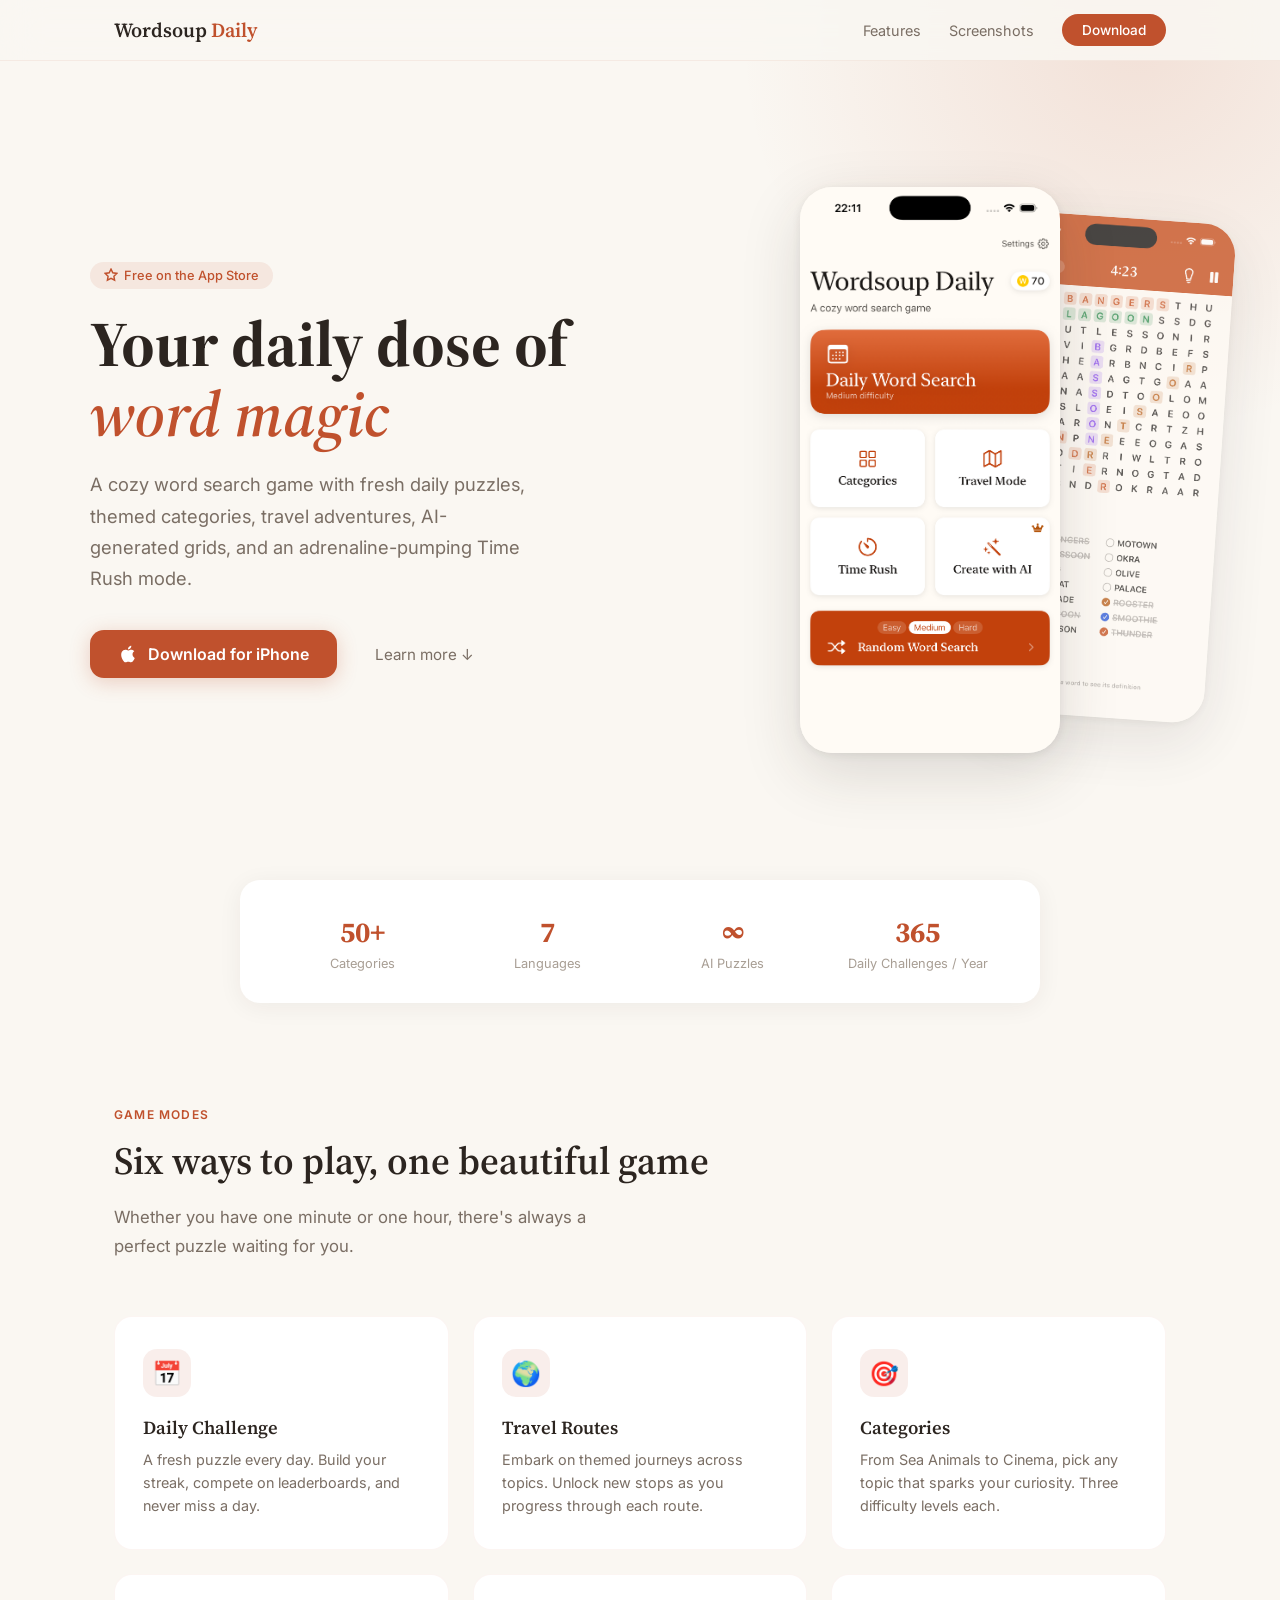
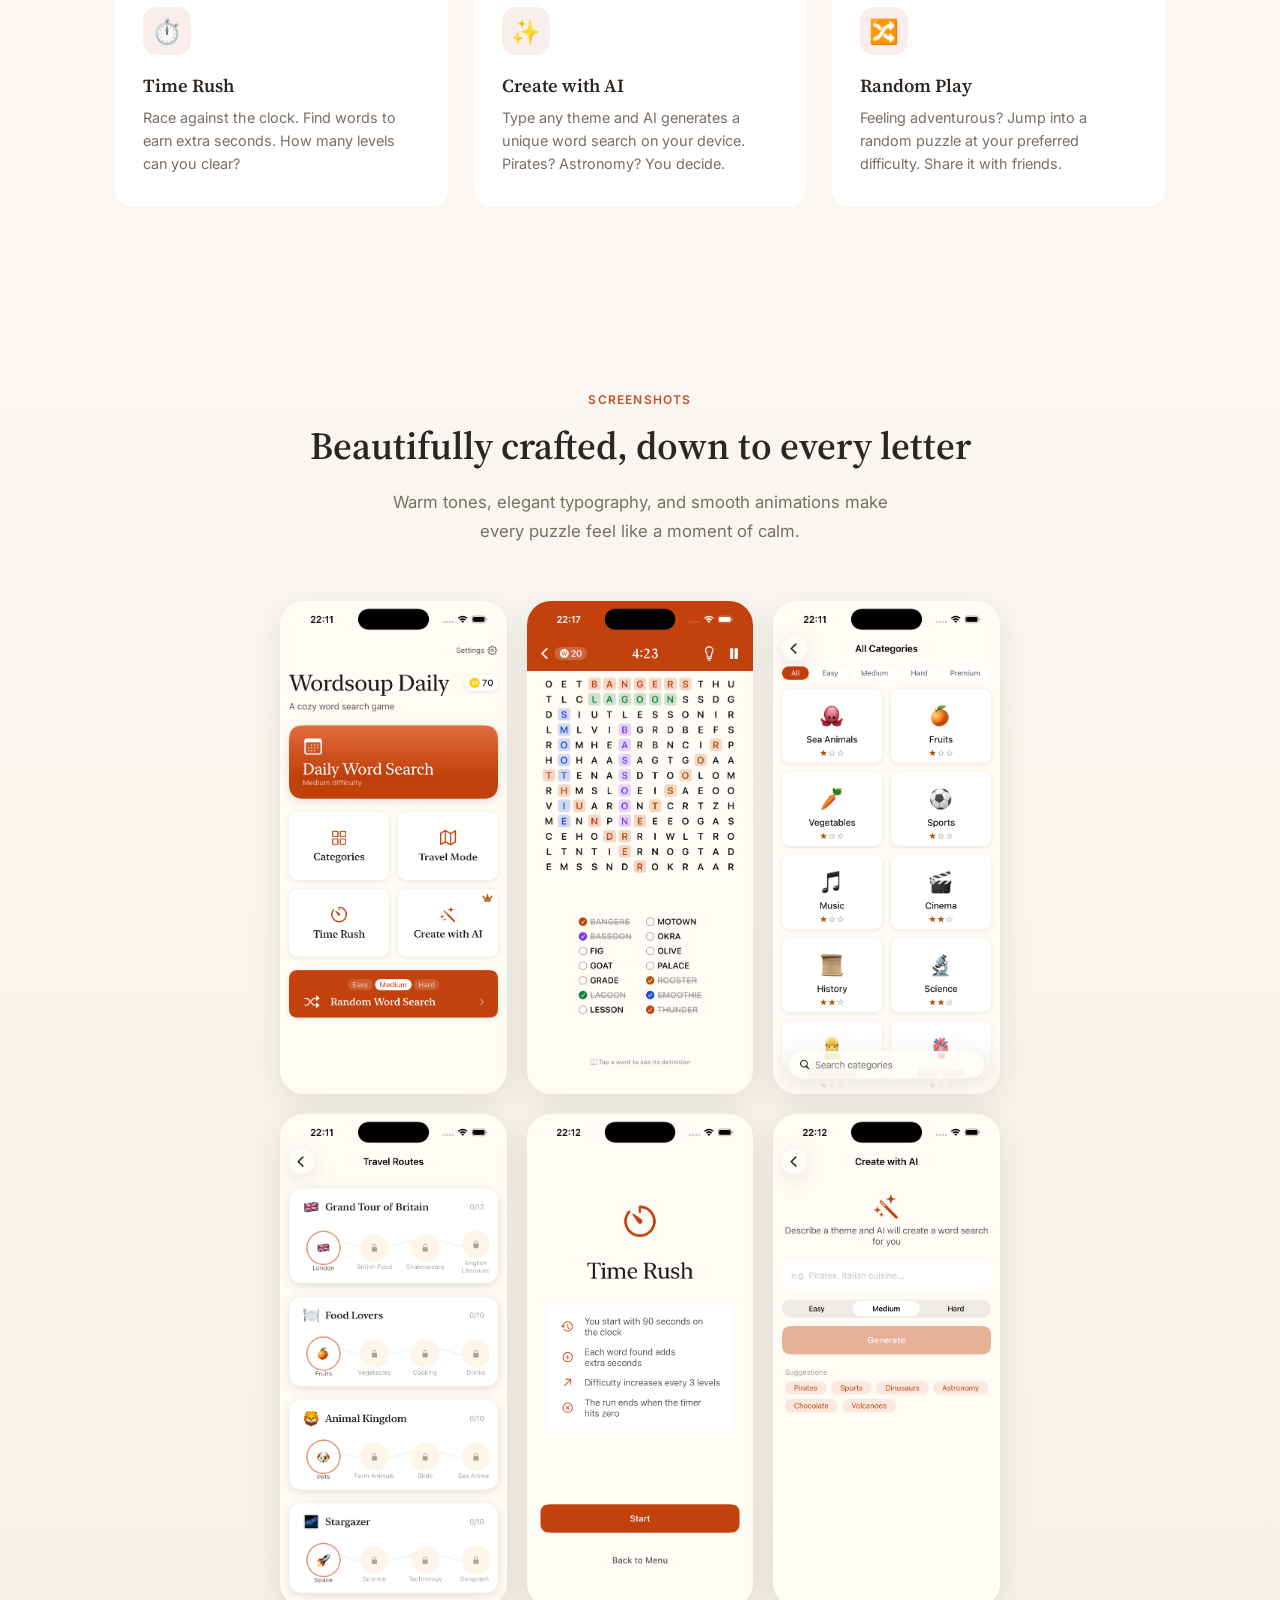
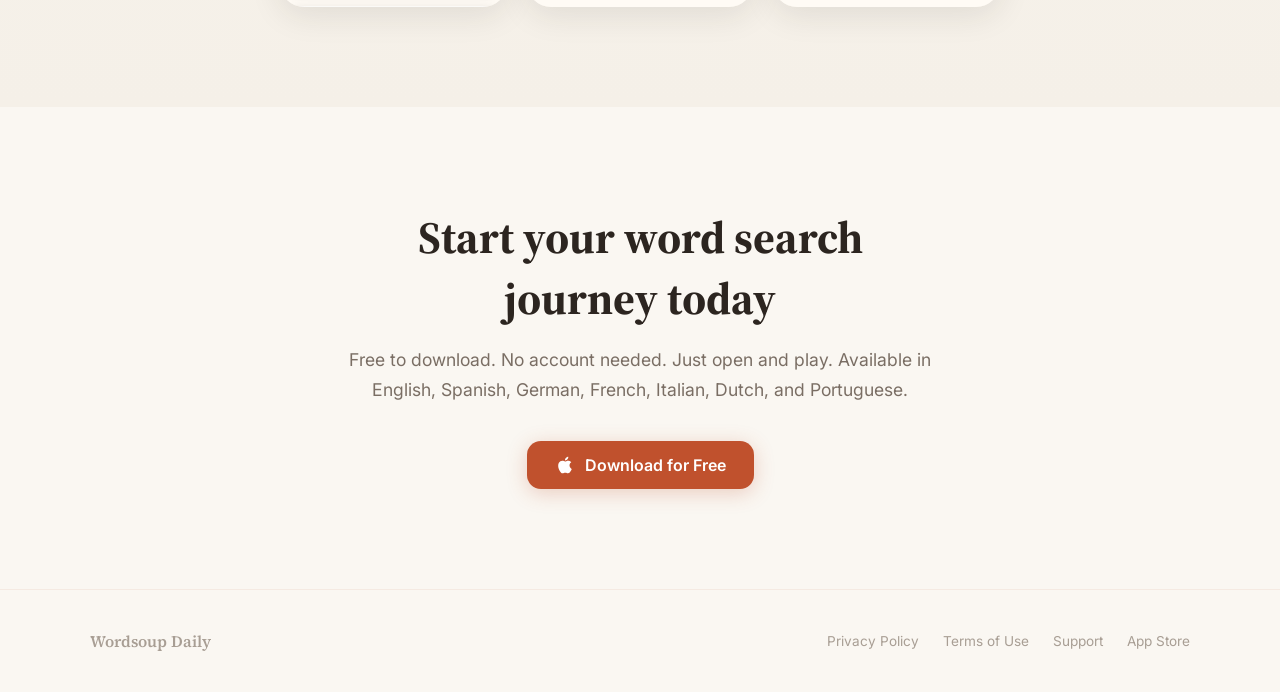
<file: wordsoup/index.html>
<!DOCTYPE html>
<html lang="en">
<head>
<meta charset="UTF-8">
<meta name="viewport" content="width=device-width, initial-scale=1.0">
<title>Wordsoup Daily - A Cozy Word Search Game</title>
<meta name="description" content="A beautifully crafted word search game with daily challenges, themed categories, travel routes, AI-generated puzzles, and a Time Rush mode. Available on the App Store.">
<meta name="theme-color" content="#C0512D">
<meta property="og:title" content="Wordsoup Daily - A Cozy Word Search Game">
<meta property="og:description" content="Daily challenges, 50+ categories, travel routes, AI puzzles & Time Rush. Download free on the App Store.">
<meta property="og:type" content="website">
<link rel="preconnect" href="https://fonts.googleapis.com">
<link rel="preconnect" href="https://fonts.gstatic.com" crossorigin>
<link href="https://fonts.googleapis.com/css2?family=Source+Serif+4:ital,opsz,wght@0,8..60,300;0,8..60,400;0,8..60,600;0,8..60,700;1,8..60,400&family=Inter:wght@400;500;600&display=swap" rel="stylesheet">
<style>
  :root {
    --bg: #FAF7F2;
    --bg-warm: #F5F0E8;
    --accent: #C0512D;
    --accent-soft: #C0512D18;
    --accent-glow: #C0512D22;
    --text: #2C2520;
    --text-secondary: #7A6E64;
    --text-tertiary: #A89E94;
    --surface: #FFFFFF;
    --serif: 'Source Serif 4', 'Georgia', serif;
    --sans: 'Inter', -apple-system, BlinkMacSystemFont, sans-serif;
  }

  * { margin: 0; padding: 0; box-sizing: border-box; }

  html { scroll-behavior: smooth; }

  body {
    font-family: var(--sans);
    background: var(--bg);
    color: var(--text);
    -webkit-font-smoothing: antialiased;
    overflow-x: hidden;
  }

  /* --- Navigation --- */
  nav {
    position: fixed; top: 0; left: 0; right: 0; z-index: 100;
    background: rgba(250, 247, 242, 0.85);
    backdrop-filter: blur(20px); -webkit-backdrop-filter: blur(20px);
    border-bottom: 1px solid rgba(192, 81, 45, 0.08);
  }
  .nav-inner {
    max-width: 1100px; margin: 0 auto;
    padding: 14px 24px;
    display: flex; align-items: center; justify-content: space-between;
  }
  .nav-brand {
    font-family: var(--serif); font-size: 1.25rem; font-weight: 600;
    color: var(--text); text-decoration: none;
  }
  .nav-brand span { color: var(--accent); }
  .nav-links { display: flex; gap: 28px; align-items: center; }
  .nav-links a {
    font-size: 0.9rem; color: var(--text-secondary);
    text-decoration: none; transition: color 0.2s;
  }
  .nav-links a:hover { color: var(--accent); }
  .nav-cta {
    background: var(--accent) !important; color: #fff !important;
    padding: 8px 20px; border-radius: 20px;
    font-weight: 500; font-size: 0.85rem !important;
    transition: transform 0.2s, box-shadow 0.2s;
  }
  .nav-cta:hover { transform: translateY(-1px); box-shadow: 0 4px 16px rgba(192,81,45,0.3); }

  /* --- Hero --- */
  .hero {
    min-height: 100vh;
    display: flex; align-items: center; justify-content: center;
    padding: 120px 24px 80px;
    position: relative;
    overflow: hidden;
  }
  .hero::before {
    content: ''; position: absolute; top: -40%; right: -20%;
    width: 800px; height: 800px;
    background: radial-gradient(circle, var(--accent-glow) 0%, transparent 70%);
    pointer-events: none;
  }
  .hero-inner {
    max-width: 1100px; width: 100%;
    display: grid; grid-template-columns: 1fr 1fr;
    gap: 60px; align-items: center;
  }
  .hero-text { position: relative; z-index: 1; }
  .hero-badge {
    display: inline-flex; align-items: center; gap: 6px;
    background: var(--accent-soft); color: var(--accent);
    padding: 6px 14px; border-radius: 20px;
    font-size: 0.8rem; font-weight: 500;
    margin-bottom: 20px;
  }
  .hero-badge svg { width: 14px; height: 14px; }
  .hero h1 {
    font-family: var(--serif); font-size: clamp(2.8rem, 5vw, 4rem);
    font-weight: 700; line-height: 1.1;
    color: var(--text); margin-bottom: 20px;
  }
  .hero h1 em {
    font-style: italic; color: var(--accent);
    font-weight: 600;
  }
  .hero-sub {
    font-size: 1.15rem; line-height: 1.7;
    color: var(--text-secondary); max-width: 440px;
    margin-bottom: 36px;
  }
  .hero-actions { display: flex; gap: 14px; align-items: center; flex-wrap: wrap; }
  .btn-primary {
    display: inline-flex; align-items: center; gap: 10px;
    background: var(--accent); color: #fff;
    padding: 14px 28px; border-radius: 14px;
    font-size: 1rem; font-weight: 600;
    text-decoration: none;
    transition: transform 0.2s, box-shadow 0.2s;
    box-shadow: 0 4px 20px rgba(192,81,45,0.25);
  }
  .btn-primary:hover { transform: translateY(-2px); box-shadow: 0 8px 30px rgba(192,81,45,0.35); }
  .btn-primary svg { width: 20px; height: 20px; }
  .btn-secondary {
    display: inline-flex; align-items: center; gap: 8px;
    color: var(--text-secondary); padding: 14px 24px;
    font-size: 0.95rem; text-decoration: none;
    transition: color 0.2s;
  }
  .btn-secondary:hover { color: var(--accent); }
  .hero-phones {
    position: relative; display: flex;
    justify-content: center; align-items: center;
    z-index: 1;
  }
  .phone-frame {
    width: 260px; border-radius: 32px;
    box-shadow: 0 20px 60px rgba(44,37,32,0.15), 0 2px 8px rgba(44,37,32,0.08);
    overflow: hidden; position: relative;
  }
  .phone-frame img { width: 100%; display: block; }
  .phone-back {
    position: absolute; right: -30px; top: 30px;
    transform: rotate(4deg); opacity: 0.7; z-index: -1;
    width: 230px;
  }

  /* --- Stats --- */
  .stats {
    padding: 0 24px; margin-top: -20px; position: relative; z-index: 2;
  }
  .stats-inner {
    max-width: 800px; margin: 0 auto;
    display: grid; grid-template-columns: repeat(4, 1fr);
    gap: 20px;
    background: var(--surface);
    padding: 32px 40px; border-radius: 20px;
    box-shadow: 0 4px 24px rgba(44,37,32,0.06);
  }
  .stat { text-align: center; }
  .stat-num {
    font-family: var(--serif); font-size: 1.8rem;
    font-weight: 700; color: var(--accent);
  }
  .stat-label {
    font-size: 0.8rem; color: var(--text-tertiary);
    margin-top: 4px;
  }

  /* --- Features --- */
  .features {
    padding: 100px 24px;
    max-width: 1100px; margin: 0 auto;
  }
  .section-label {
    display: inline-block;
    font-size: 0.75rem; font-weight: 600;
    letter-spacing: 0.1em; text-transform: uppercase;
    color: var(--accent); margin-bottom: 12px;
  }
  .section-title {
    font-family: var(--serif); font-size: clamp(1.8rem, 3vw, 2.4rem);
    font-weight: 600; margin-bottom: 16px;
  }
  .section-sub {
    font-size: 1.05rem; color: var(--text-secondary);
    max-width: 520px; line-height: 1.7; margin-bottom: 56px;
  }
  .features-grid {
    display: grid; grid-template-columns: repeat(3, 1fr);
    gap: 24px;
  }
  .feature-card {
    background: var(--surface);
    padding: 32px 28px; border-radius: 18px;
    border: 1px solid rgba(192,81,45,0.06);
    transition: transform 0.3s, box-shadow 0.3s;
  }
  .feature-card:hover {
    transform: translateY(-4px);
    box-shadow: 0 12px 32px rgba(44,37,32,0.08);
  }
  .feature-icon {
    width: 48px; height: 48px;
    display: flex; align-items: center; justify-content: center;
    background: var(--accent-soft); border-radius: 14px;
    font-size: 1.5rem; margin-bottom: 18px;
  }
  .feature-card h3 {
    font-family: var(--serif); font-size: 1.15rem;
    font-weight: 600; margin-bottom: 8px;
  }
  .feature-card p {
    font-size: 0.9rem; color: var(--text-secondary); line-height: 1.6;
  }

  /* --- Showcase --- */
  .showcase {
    padding: 80px 24px 100px;
    background: linear-gradient(180deg, var(--bg) 0%, var(--bg-warm) 100%);
  }
  .showcase-inner {
    max-width: 1100px; margin: 0 auto; text-align: center;
  }
  .showcase-scroll {
    display: grid; grid-template-columns: repeat(3, 1fr);
    gap: 20px; max-width: 720px; margin: 48px auto 0;
  }
  .showcase-item {
    width: 100%; border-radius: 24px;
    overflow: hidden;
    box-shadow: 0 8px 32px rgba(44,37,32,0.1);
    transition: transform 0.3s;
  }
  .showcase-item:hover { transform: scale(1.04); }
  .showcase-item img { width: 100%; display: block; }

  /* --- CTA --- */
  .cta {
    padding: 100px 24px;
    text-align: center;
  }
  .cta-inner {
    max-width: 600px; margin: 0 auto;
  }
  .cta h2 {
    font-family: var(--serif); font-size: clamp(2rem, 4vw, 2.8rem);
    font-weight: 700; margin-bottom: 16px;
  }
  .cta p {
    font-size: 1.1rem; color: var(--text-secondary);
    line-height: 1.7; margin-bottom: 36px;
  }

  /* --- Footer --- */
  footer {
    padding: 40px 24px;
    border-top: 1px solid rgba(192,81,45,0.08);
  }
  .footer-inner {
    max-width: 1100px; margin: 0 auto;
    display: flex; justify-content: space-between;
    align-items: center; flex-wrap: wrap; gap: 16px;
  }
  .footer-brand {
    font-family: var(--serif); font-size: 1rem; font-weight: 600;
    color: var(--text-tertiary);
  }
  .footer-links { display: flex; gap: 24px; flex-wrap: wrap; }
  .footer-links a {
    font-size: 0.85rem; color: var(--text-tertiary);
    text-decoration: none; transition: color 0.2s;
  }
  .footer-links a:hover { color: var(--accent); }

  /* --- Responsive --- */
  @media (max-width: 768px) {
    .hero-inner { grid-template-columns: 1fr; text-align: center; }
    .hero-sub { margin-left: auto; margin-right: auto; }
    .hero-actions { justify-content: center; }
    .hero-phones { margin-top: 40px; }
    .phone-back { display: none; }
    .phone-frame { width: 220px; }
    .stats-inner { grid-template-columns: repeat(2, 1fr); padding: 24px; }
    .features-grid { grid-template-columns: 1fr; }
    .section-sub { margin-left: auto; margin-right: auto; text-align: center; }
    .features { text-align: center; }
    .showcase-scroll { max-width: 100%; }
    .nav-links .hide-mobile { display: none; }
    .footer-inner { flex-direction: column; text-align: center; }
  }
  @media (max-width: 480px) {
    .showcase-item { border-radius: 18px; }
    .stats-inner { gap: 12px; }
    .stat-num { font-size: 1.4rem; }
  }
</style>
</head>
<body>

<!-- Navigation -->
<nav>
  <div class="nav-inner">
    <a href="#" class="nav-brand">Wordsoup <span>Daily</span></a>
    <div class="nav-links">
      <a href="#features" class="hide-mobile">Features</a>
      <a href="#screenshots" class="hide-mobile">Screenshots</a>
      <a href="https://apps.apple.com/app/id6764037160" class="nav-cta" target="_blank" rel="noopener">Download</a>
    </div>
  </div>
</nav>

<!-- Hero -->
<section class="hero">
  <div class="hero-inner">
    <div class="hero-text">
      <div class="hero-badge">
        <svg viewBox="0 0 24 24" fill="none" stroke="currentColor" stroke-width="2.5" stroke-linecap="round"><path d="M12 2l3.09 6.26L22 9.27l-5 4.87 1.18 6.88L12 17.77l-6.18 3.25L7 14.14 2 9.27l6.91-1.01L12 2z"/></svg>
        Free on the App Store
      </div>
      <h1>Your daily dose of <em>word magic</em></h1>
      <p class="hero-sub">
        A cozy word search game with fresh daily puzzles, themed categories, travel adventures, AI-generated grids, and an adrenaline-pumping Time Rush mode.
      </p>
      <div class="hero-actions">
        <a href="https://apps.apple.com/app/id6764037160" class="btn-primary" target="_blank" rel="noopener">
          <svg viewBox="0 0 24 24" fill="currentColor"><path d="M18.71 19.5c-.83 1.24-1.71 2.45-3.05 2.47-1.34.03-1.77-.79-3.29-.79-1.53 0-2 .77-3.27.82-1.31.05-2.3-1.32-3.14-2.53C4.25 17 2.94 12.45 4.7 9.39c.87-1.52 2.43-2.48 4.12-2.51 1.28-.02 2.5.87 3.29.87.78 0 2.26-1.07 3.8-.91.65.03 2.47.26 3.64 1.98-.09.06-2.17 1.28-2.15 3.81.03 3.02 2.65 4.03 2.68 4.04-.03.07-.42 1.44-1.38 2.83M13 3.5c.73-.83 1.94-1.46 2.94-1.5.13 1.17-.34 2.35-1.04 3.19-.69.85-1.83 1.51-2.95 1.42-.15-1.15.41-2.35 1.05-3.11z"/></svg>
          Download for iPhone
        </a>
        <a href="#features" class="btn-secondary">
          Learn more &darr;
        </a>
      </div>
    </div>
    <div class="hero-phones">
      <div class="phone-frame">
        <img src="screenshots/home.png" alt="Wordsoup Daily home screen showing daily challenge, categories, travel mode, time rush, and AI creator">
      </div>
      <div class="phone-frame phone-back">
        <img src="screenshots/gameplay.png" alt="Word search gameplay with colorful highlighted found words">
      </div>
    </div>
  </div>
</section>

<!-- Stats -->
<div class="stats">
  <div class="stats-inner">
    <div class="stat">
      <div class="stat-num">50+</div>
      <div class="stat-label">Categories</div>
    </div>
    <div class="stat">
      <div class="stat-num">7</div>
      <div class="stat-label">Languages</div>
    </div>
    <div class="stat">
      <div class="stat-num">&infin;</div>
      <div class="stat-label">AI Puzzles</div>
    </div>
    <div class="stat">
      <div class="stat-num">365</div>
      <div class="stat-label">Daily Challenges / Year</div>
    </div>
  </div>
</div>

<!-- Features -->
<section class="features" id="features">
  <div class="section-label">Game Modes</div>
  <h2 class="section-title">Six ways to play, one beautiful game</h2>
  <p class="section-sub">Whether you have one minute or one hour, there's always a perfect puzzle waiting for you.</p>

  <div class="features-grid">
    <div class="feature-card">
      <div class="feature-icon">&#x1F4C5;</div>
      <h3>Daily Challenge</h3>
      <p>A fresh puzzle every day. Build your streak, compete on leaderboards, and never miss a day.</p>
    </div>
    <div class="feature-card">
      <div class="feature-icon">&#x1F30D;</div>
      <h3>Travel Routes</h3>
      <p>Embark on themed journeys across topics. Unlock new stops as you progress through each route.</p>
    </div>
    <div class="feature-card">
      <div class="feature-icon">&#x1F3AF;</div>
      <h3>Categories</h3>
      <p>From Sea Animals to Cinema, pick any topic that sparks your curiosity. Three difficulty levels each.</p>
    </div>
    <div class="feature-card">
      <div class="feature-icon">&#x23F1;&#xFE0F;</div>
      <h3>Time Rush</h3>
      <p>Race against the clock. Find words to earn extra seconds. How many levels can you clear?</p>
    </div>
    <div class="feature-card">
      <div class="feature-icon">&#x2728;</div>
      <h3>Create with AI</h3>
      <p>Type any theme and AI generates a unique word search on your device. Pirates? Astronomy? You decide.</p>
    </div>
    <div class="feature-card">
      <div class="feature-icon">&#x1F500;</div>
      <h3>Random Play</h3>
      <p>Feeling adventurous? Jump into a random puzzle at your preferred difficulty. Share it with friends.</p>
    </div>
  </div>
</section>

<!-- Screenshots -->
<section class="showcase" id="screenshots">
  <div class="showcase-inner">
    <div class="section-label">Screenshots</div>
    <h2 class="section-title">Beautifully crafted, down to every letter</h2>
    <p class="section-sub" style="margin-left:auto;margin-right:auto;text-align:center;">Warm tones, elegant typography, and smooth animations make every puzzle feel like a moment of calm.</p>

    <div class="showcase-scroll">
      <div class="showcase-item">
        <img src="screenshots/home.png" alt="Home screen">
      </div>
      <div class="showcase-item">
        <img src="screenshots/gameplay.png" alt="Gameplay">
      </div>
      <div class="showcase-item">
        <img src="screenshots/categories.png" alt="Categories">
      </div>
      <div class="showcase-item">
        <img src="screenshots/travel.png" alt="Travel routes">
      </div>
      <div class="showcase-item">
        <img src="screenshots/timerush.png" alt="Time Rush mode">
      </div>
      <div class="showcase-item">
        <img src="screenshots/ai.png" alt="AI Creator">
      </div>
    </div>
  </div>
</section>

<!-- CTA -->
<section class="cta">
  <div class="cta-inner">
    <h2>Start your word search journey today</h2>
    <p>Free to download. No account needed. Just open and play. Available in English, Spanish, German, French, Italian, Dutch, and Portuguese.</p>
    <a href="https://apps.apple.com/app/id6764037160" class="btn-primary" target="_blank" rel="noopener">
      <svg viewBox="0 0 24 24" fill="currentColor" style="width:20px;height:20px"><path d="M18.71 19.5c-.83 1.24-1.71 2.45-3.05 2.47-1.34.03-1.77-.79-3.29-.79-1.53 0-2 .77-3.27.82-1.31.05-2.3-1.32-3.14-2.53C4.25 17 2.94 12.45 4.7 9.39c.87-1.52 2.43-2.48 4.12-2.51 1.28-.02 2.5.87 3.29.87.78 0 2.26-1.07 3.8-.91.65.03 2.47.26 3.64 1.98-.09.06-2.17 1.28-2.15 3.81.03 3.02 2.65 4.03 2.68 4.04-.03.07-.42 1.44-1.38 2.83M13 3.5c.73-.83 1.94-1.46 2.94-1.5.13 1.17-.34 2.35-1.04 3.19-.69.85-1.83 1.51-2.95 1.42-.15-1.15.41-2.35 1.05-3.11z"/></svg>
      Download for Free
    </a>
  </div>
</section>

<!-- Footer -->
<footer>
  <div class="footer-inner">
    <div class="footer-brand">Wordsoup Daily</div>
    <div class="footer-links">
      <a href="https://dprados.github.io/legal/privacywordsoup.html">Privacy Policy</a>
      <a href="https://dprados.github.io/legal/termswordsoup.html">Terms of Use</a>
      <a href="mailto:dpappssupport@gmail.com">Support</a>
      <a href="https://apps.apple.com/app/id6764037160" target="_blank" rel="noopener">App Store</a>
    </div>
  </div>
</footer>

</body>
</html>
</file>
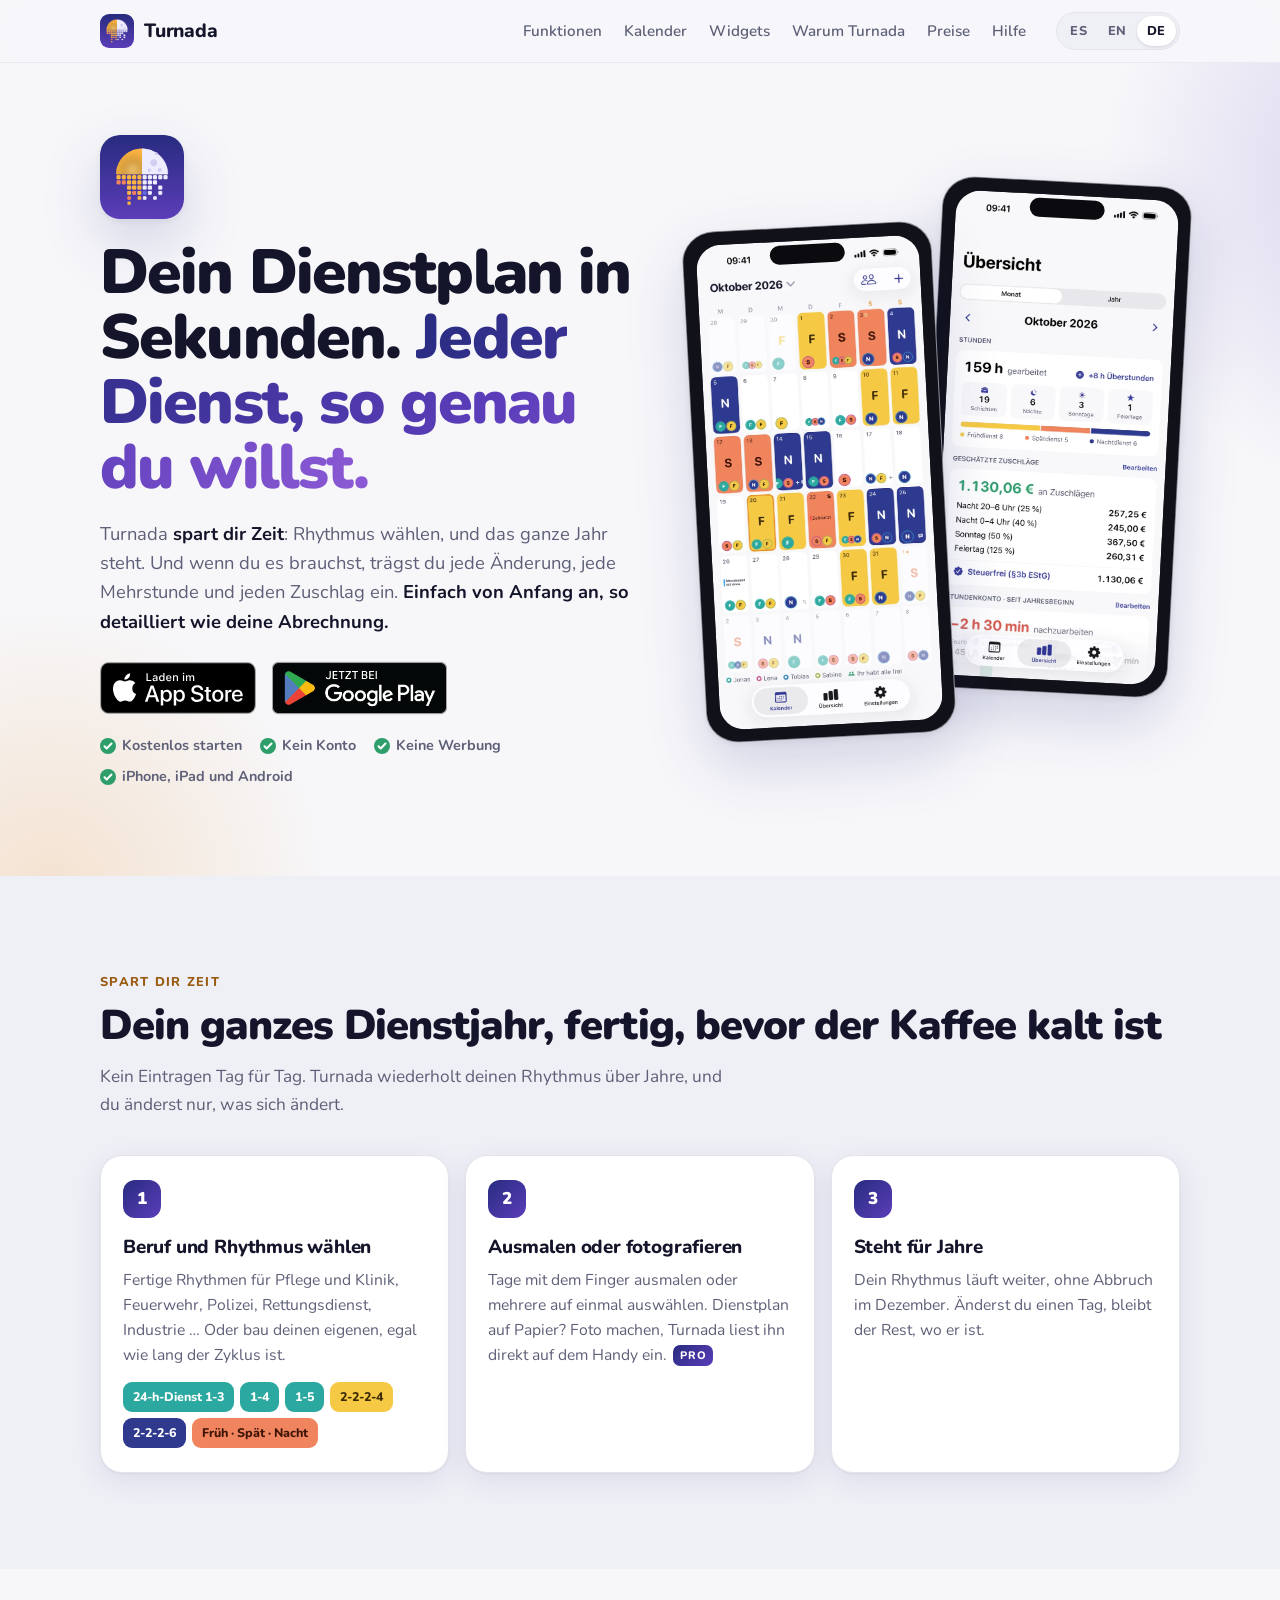
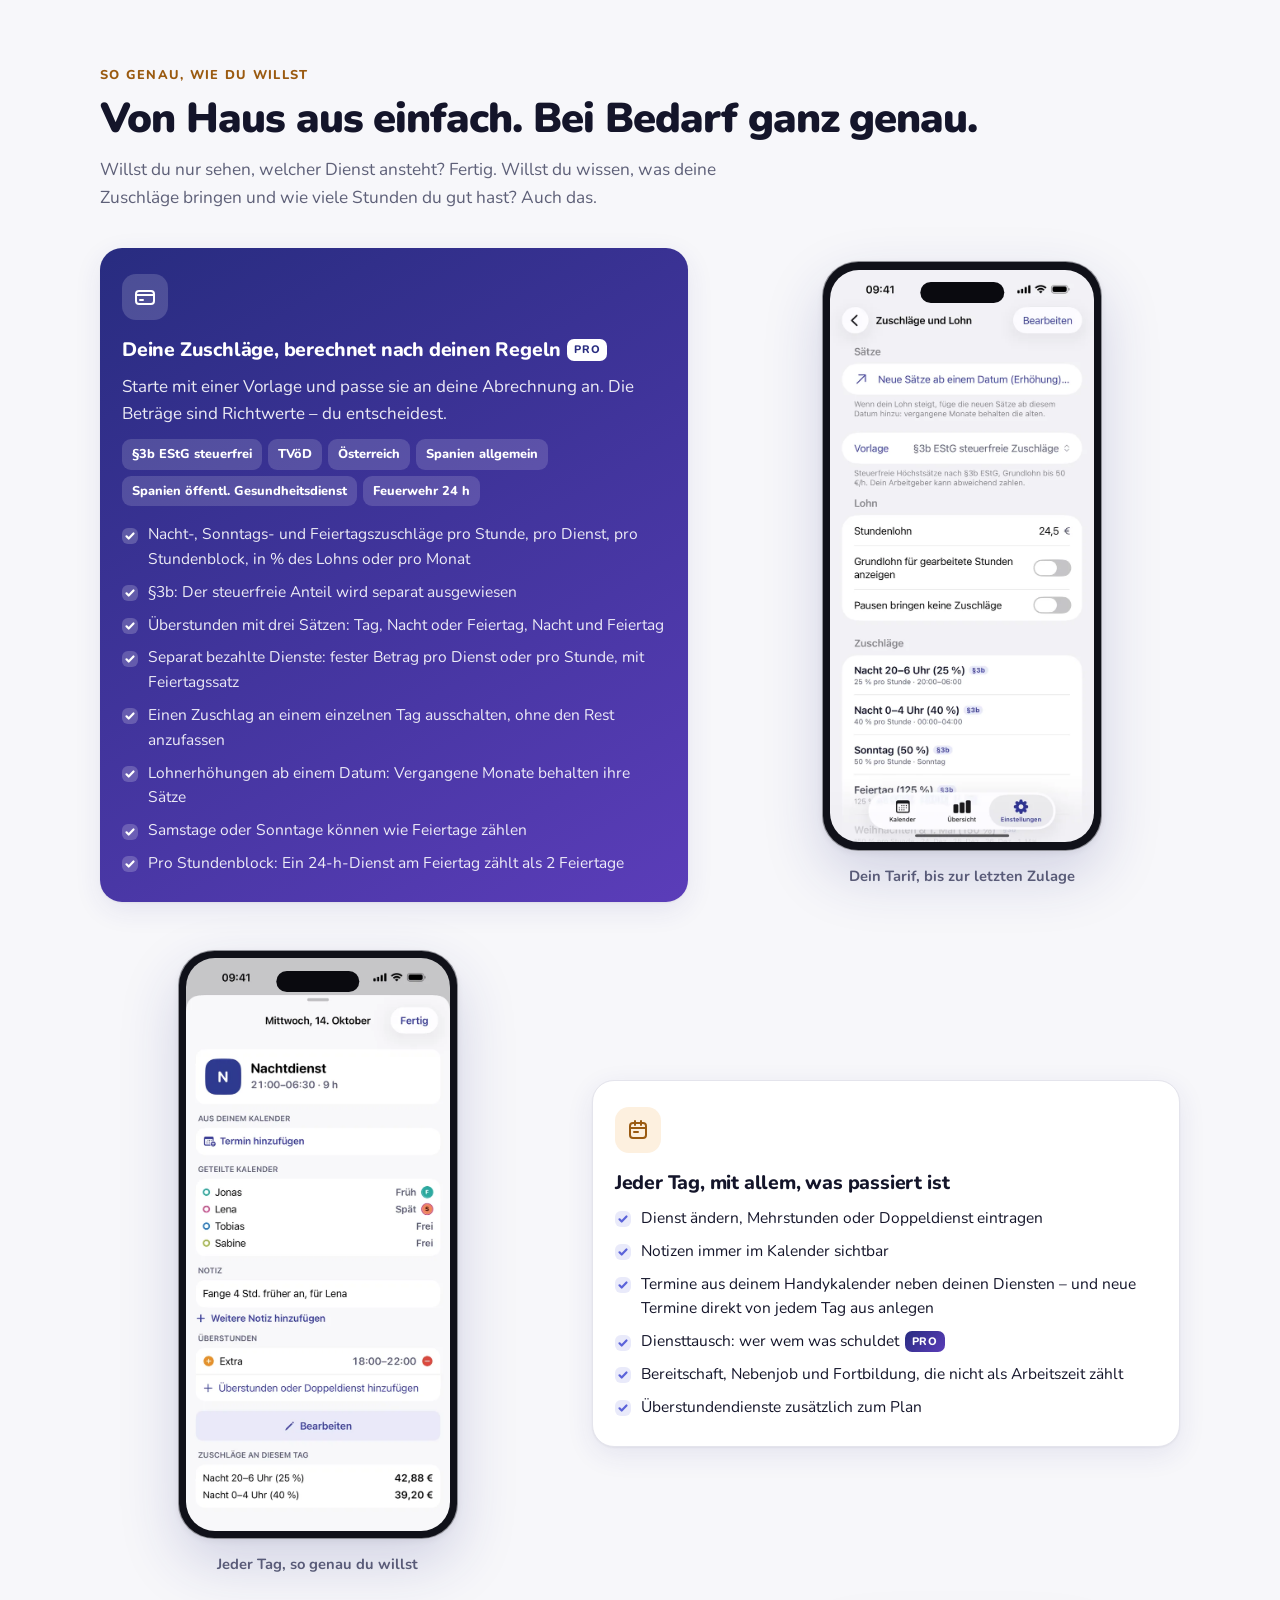
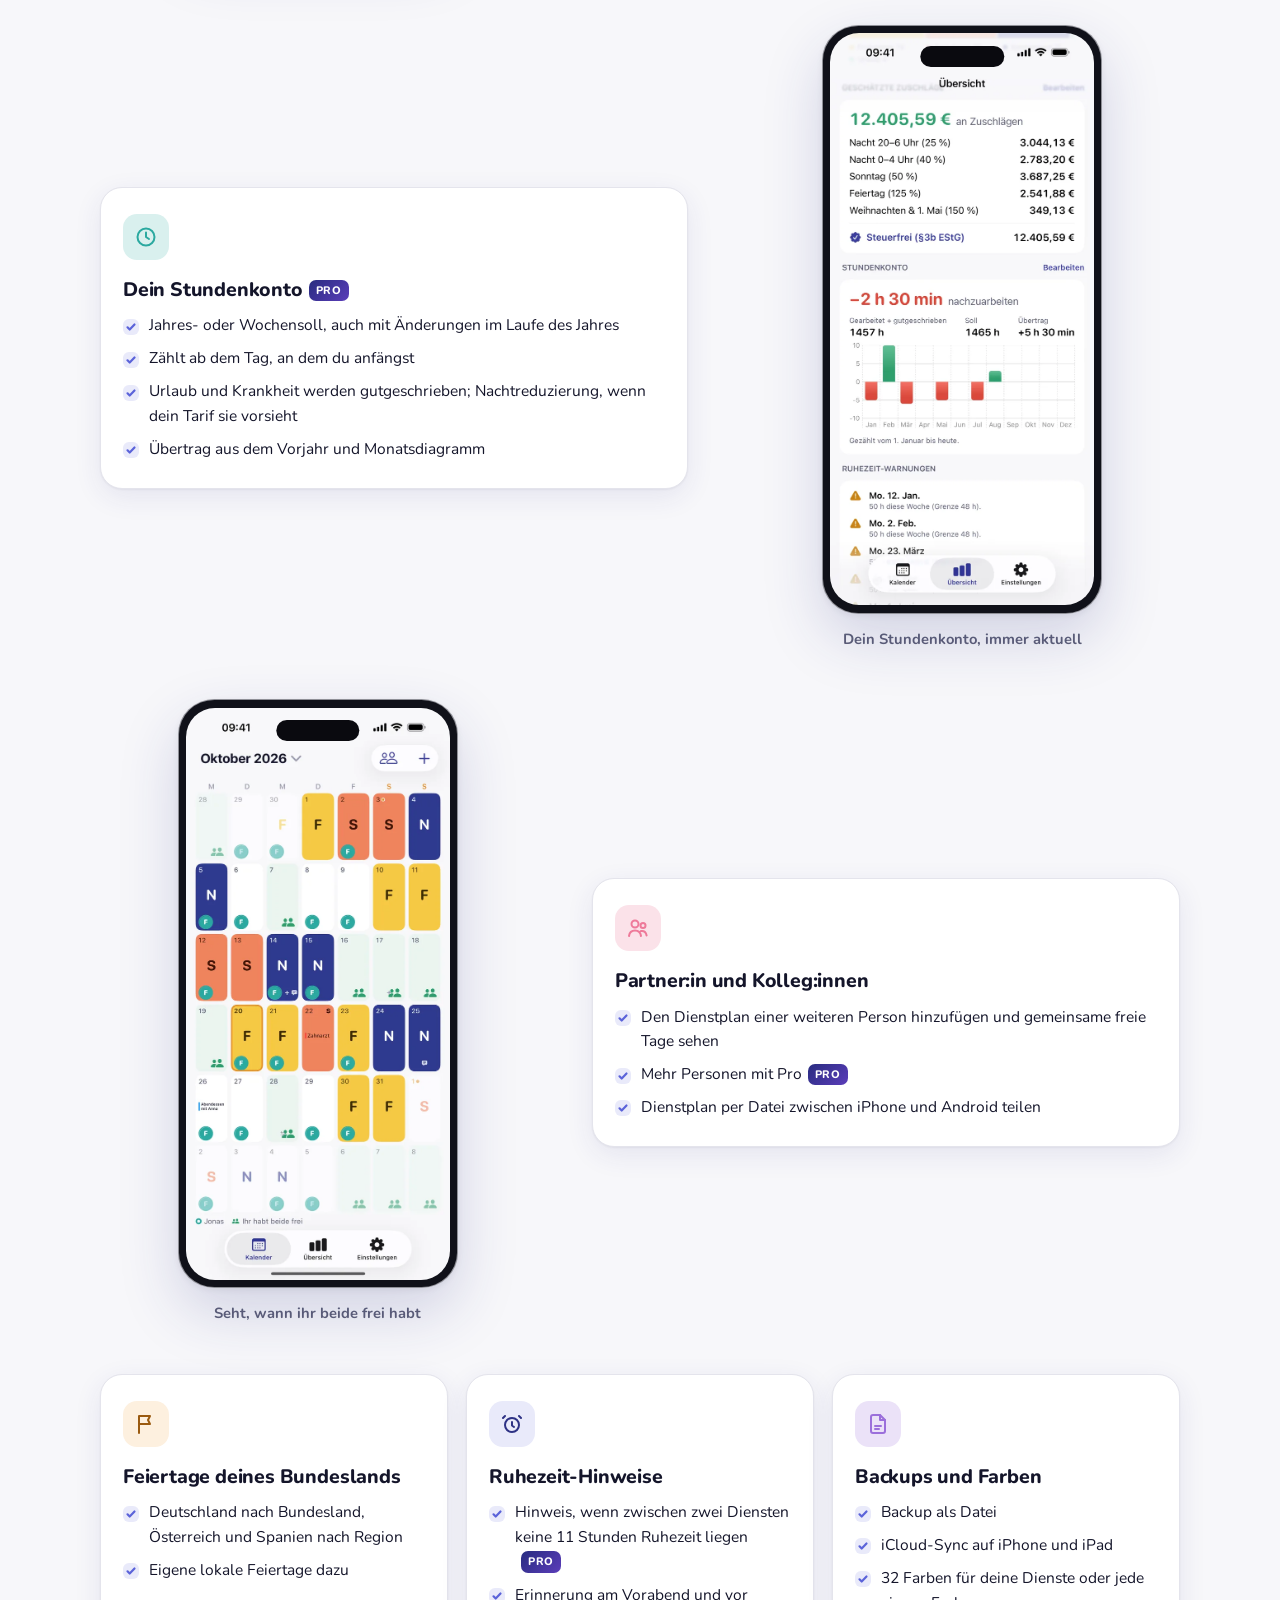
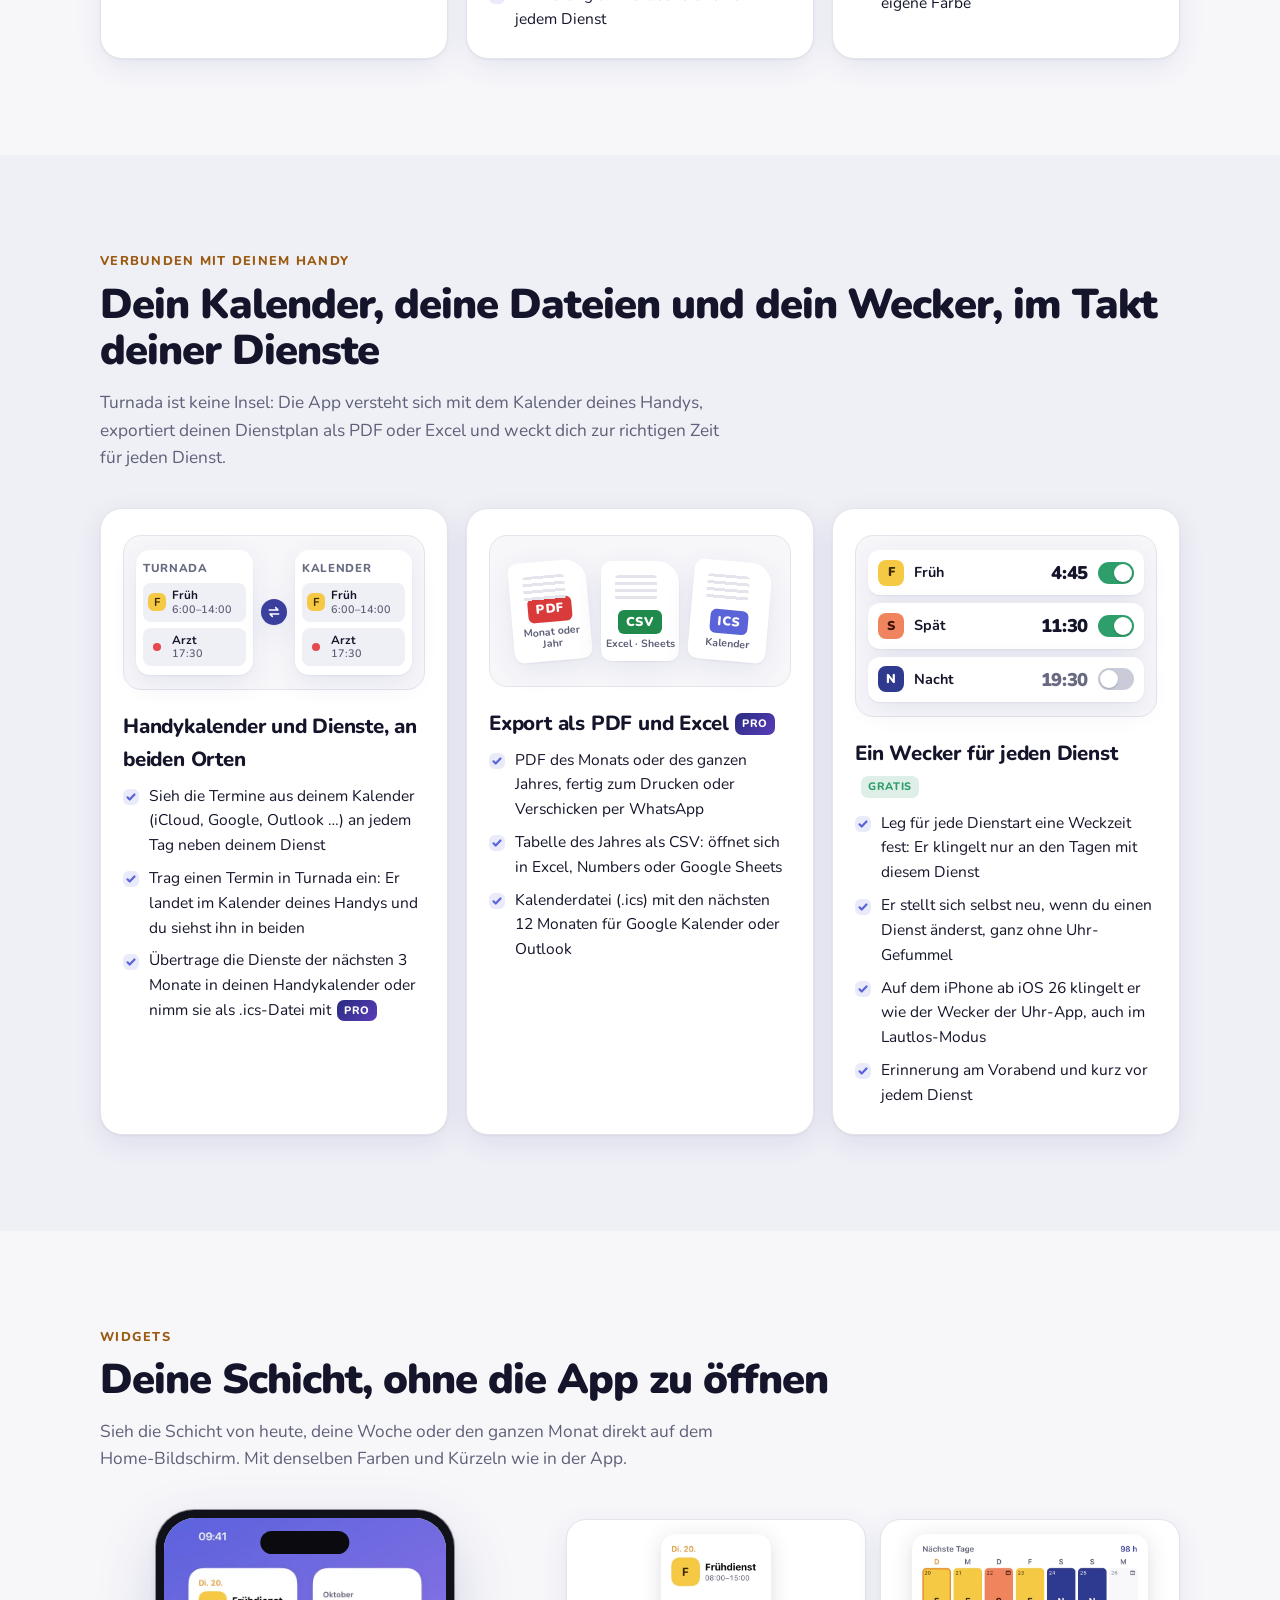
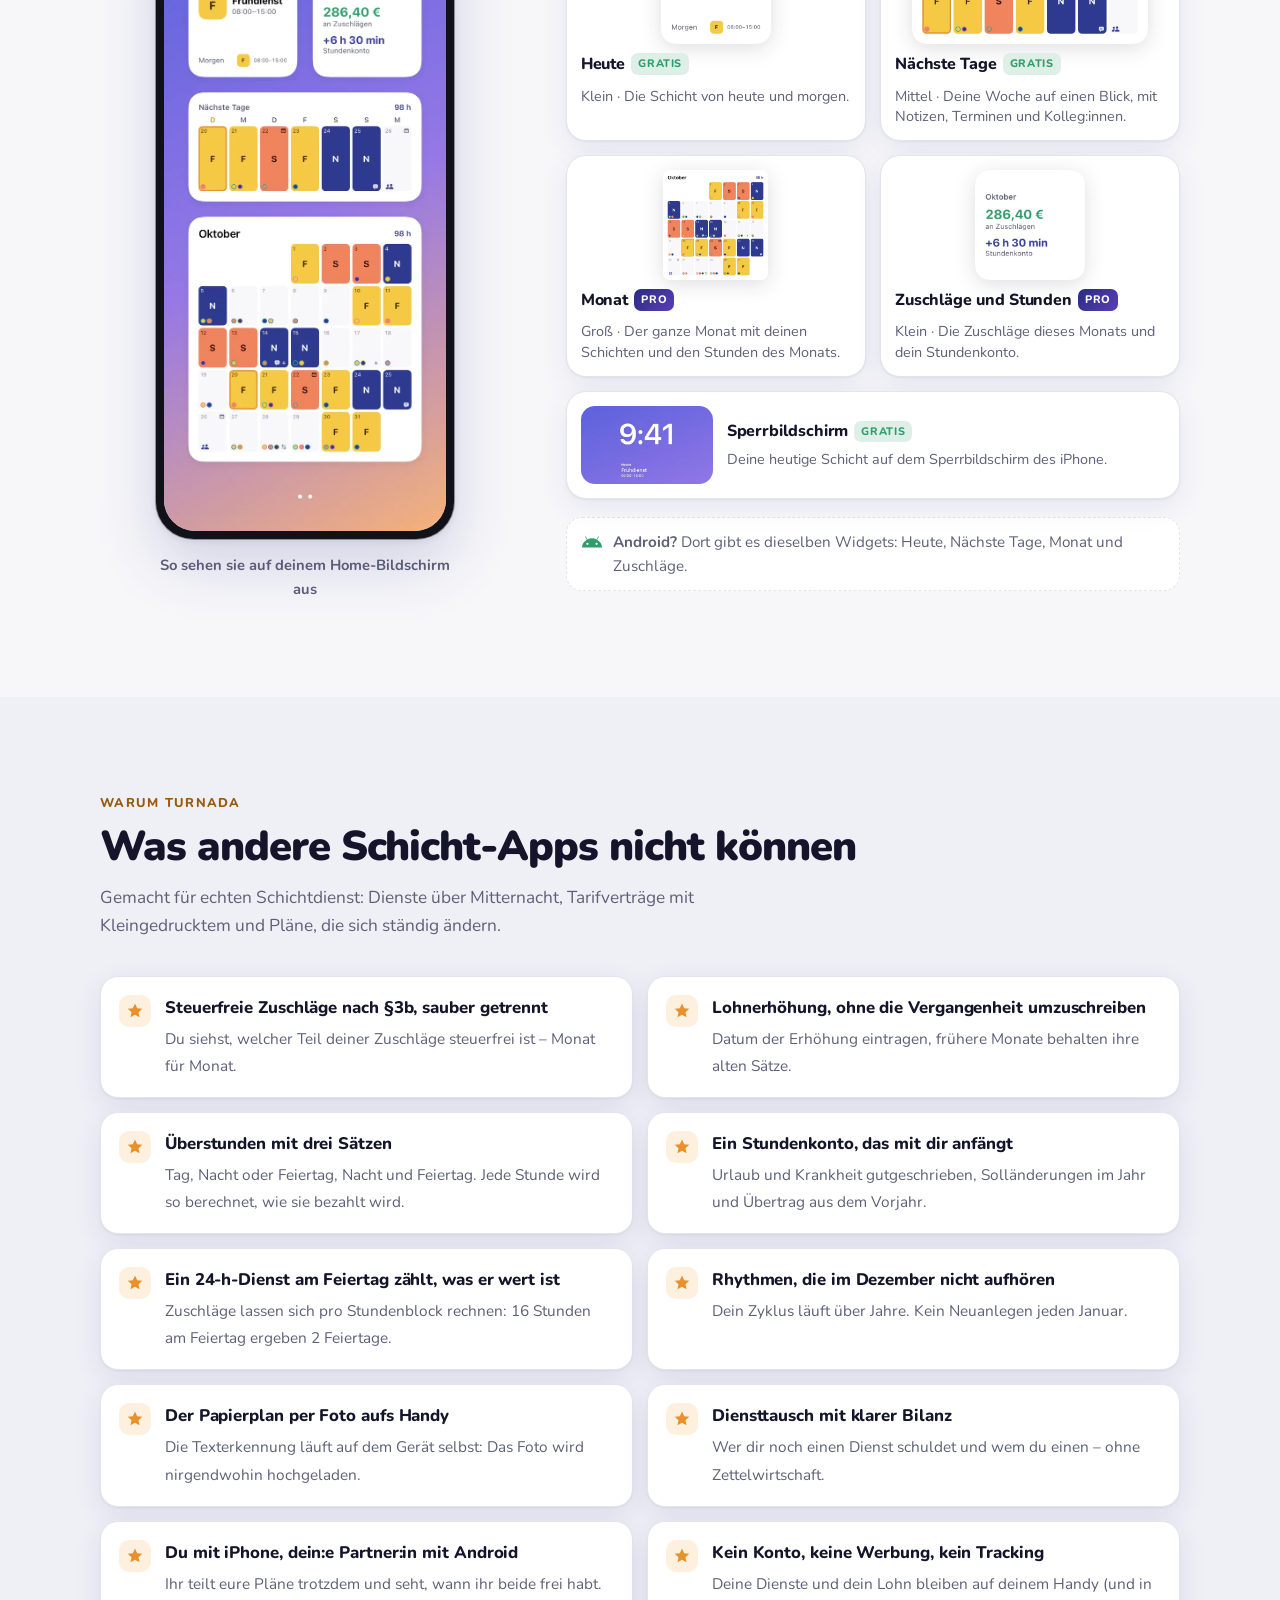
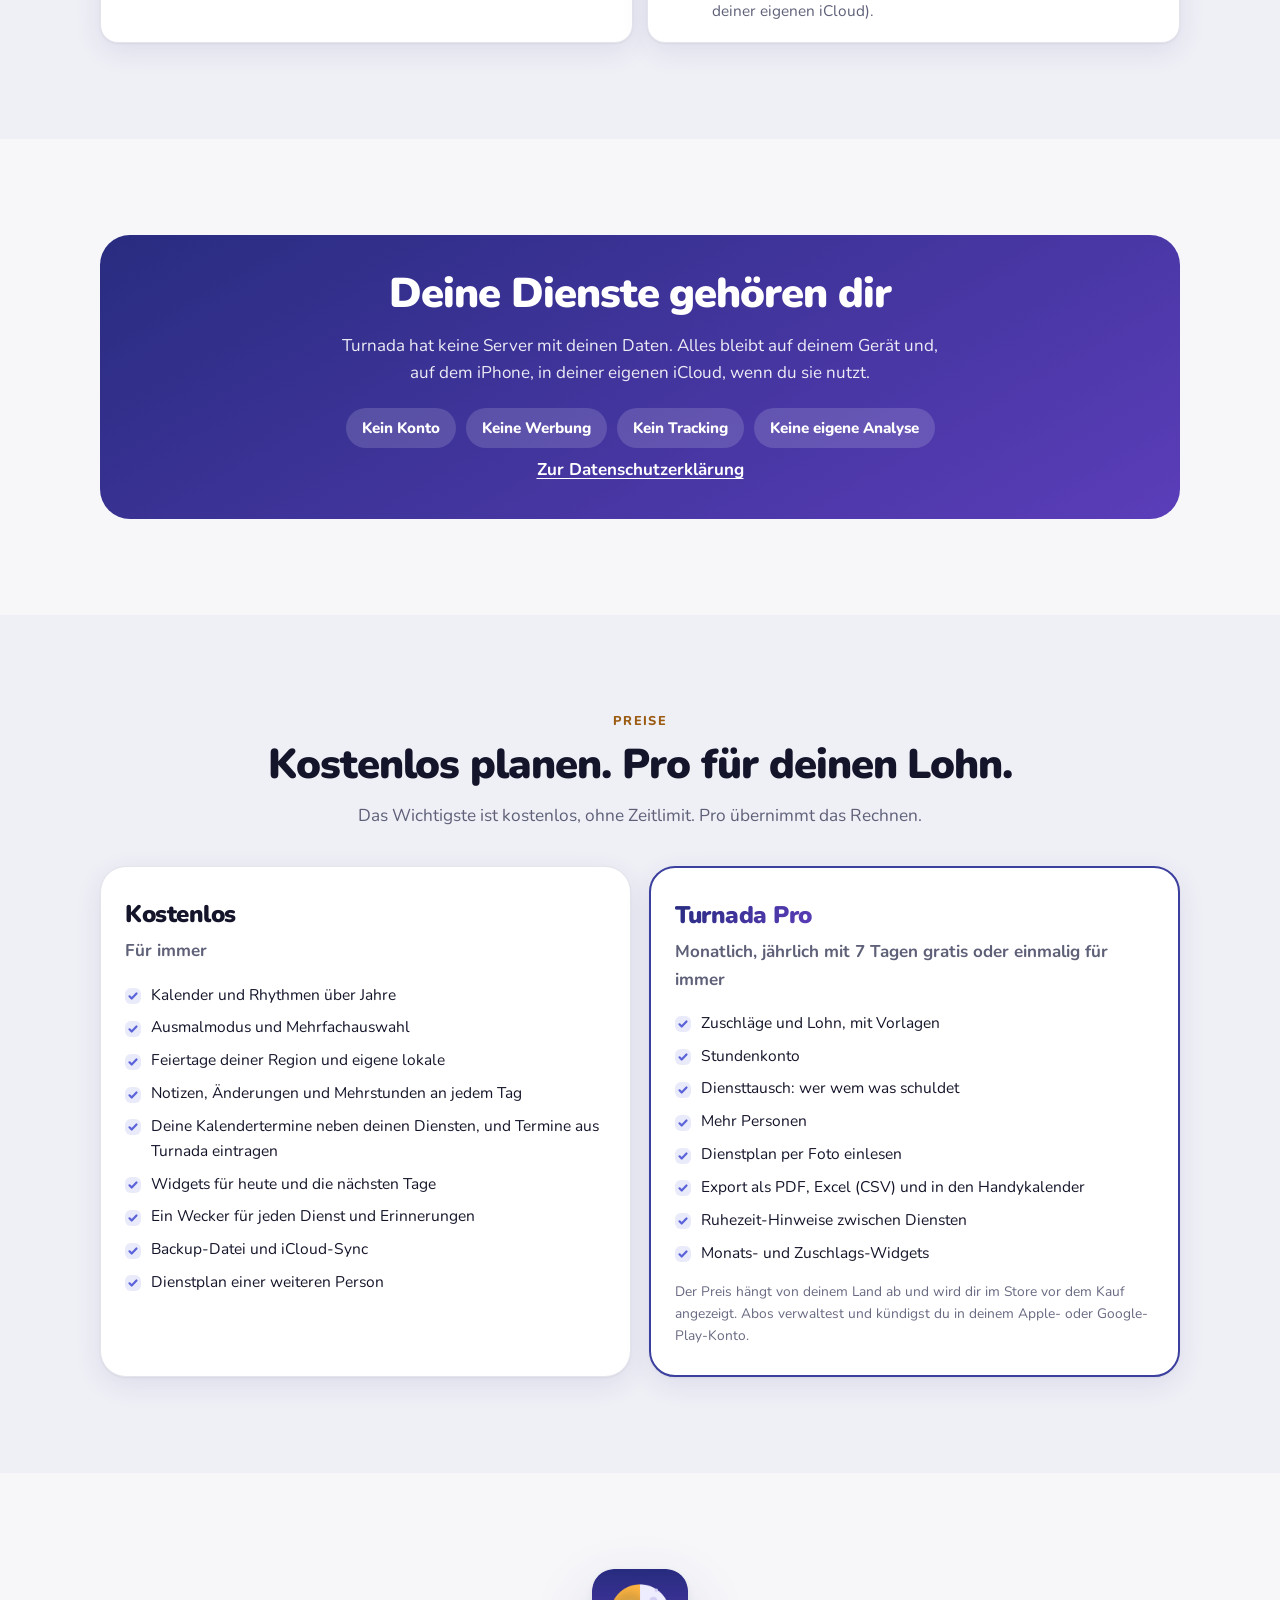
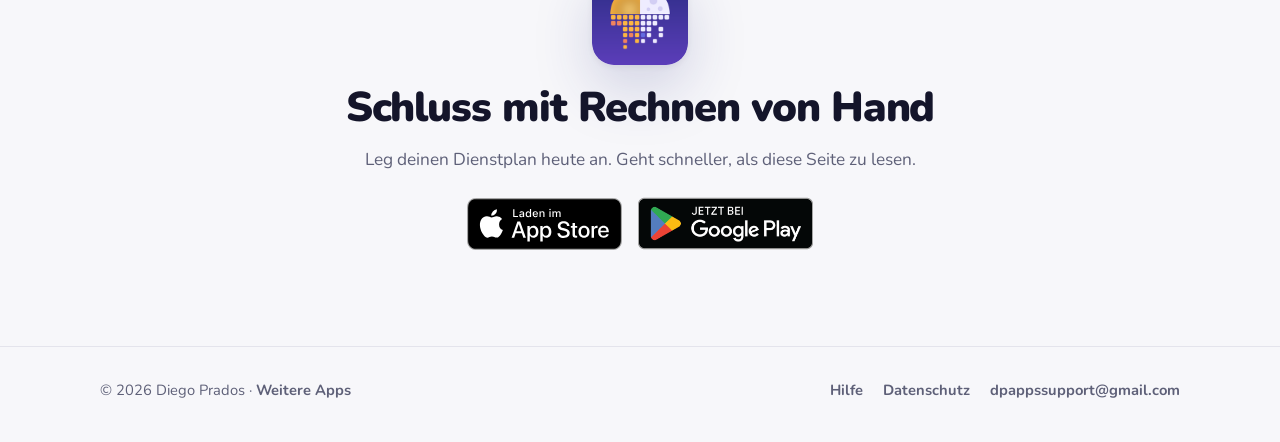
<file: turnada/de/index.html>
<!DOCTYPE html>
<html lang="de">
<head>
<meta charset="UTF-8">
<meta name="viewport" content="width=device-width, initial-scale=1">
<title>Turnada: Dienstplan, Schichtzuschläge und Stundenkonto</title>
<meta name="description" content="Dein Dienstplan in Sekunden – und so genau, wie du willst: Zuschläge, Überstunden, 24-h-Dienste, Feiertage deines Bundeslands und dein Stundenkonto. Kein Konto, keine Werbung. iPhone, iPad und Android.">
<meta name="theme-color" content="#3B3F9E" media="(prefers-color-scheme: light)">
<meta name="theme-color" content="#0E0F1A" media="(prefers-color-scheme: dark)">
<link rel="canonical" href="https://dprados.github.io/turnada/de/">
<link rel="alternate" hreflang="es" href="https://dprados.github.io/turnada/">
<link rel="alternate" hreflang="en" href="https://dprados.github.io/turnada/en/">
<link rel="alternate" hreflang="de" href="https://dprados.github.io/turnada/de/">
<link rel="alternate" hreflang="x-default" href="https://dprados.github.io/turnada/">
<meta property="og:type" content="website">
<meta property="og:site_name" content="Turnada">
<meta property="og:locale" content="de_DE">
<meta property="og:locale:alternate" content="es_ES">
<meta property="og:locale:alternate" content="en_US">
<meta property="og:url" content="https://dprados.github.io/turnada/de/">
<meta property="og:title" content="Turnada: Deine Dienste, Zuschläge und Stunden – im Detail">
<meta property="og:description" content="Dein Dienstplan in Sekunden – und so genau, wie du willst. Zuschläge, Überstunden und Stundenkonto automatisch berechnet. Kein Konto, keine Werbung.">
<meta property="og:image" content="https://dprados.github.io/turnada/og-de.png">
<meta property="og:image:width" content="1200">
<meta property="og:image:height" content="630">
<meta property="og:image:alt" content="Turnada-Symbol mit dem Text: Deine Dienste, Zuschläge und Stunden – im Detail">
<meta name="twitter:card" content="summary_large_image">
<meta name="apple-itunes-app" content="app-id=6819271997">
<link rel="icon" type="image/png" sizes="32x32" href="../img/favicon-32.png">
<link rel="icon" type="image/png" sizes="192x192" href="../img/icon-192.png">
<link rel="apple-touch-icon" href="../img/apple-touch-icon.png">
<link rel="preconnect" href="https://fonts.googleapis.com">
<link rel="preconnect" href="https://fonts.gstatic.com" crossorigin>
<link href="https://fonts.googleapis.com/css2?family=Nunito:wght@400;600;700;800;900&display=swap" rel="stylesheet">
<link rel="stylesheet" href="../style.css">
</head>
<body>
<a class="skip" href="#main">Zum Inhalt springen</a>

<header class="nav">
  <div class="wrap nav-inner">
    <a class="brand" href="./"><img src="../img/icon-192.png" alt="" width="34" height="34">Turnada</a>
    <nav class="nav-links" aria-label="Bereiche">
      <a href="#funktionen">Funktionen</a>
      <a href="#kalender">Kalender</a>
      <a href="#widgets">Widgets</a>
      <a href="#warum">Warum Turnada</a>
      <a href="#preise">Preise</a>
      <a href="../support.html#de">Hilfe</a>
    </nav>
    <nav class="lang" aria-label="Sprache">
      <a href="../" hreflang="es" lang="es">ES</a>
      <a href="../en/" hreflang="en" lang="en">EN</a>
      <a href="./" hreflang="de" lang="de" aria-current="page">DE</a>
    </nav>
  </div>
</header>

<main id="main">

<section class="hero">
  <div class="wrap hero-grid">
    <div>
      <img class="hero-icon" src="../img/icon-256.png" alt="Turnada-App-Symbol" width="84" height="84">
      <h1>Dein Dienstplan in Sekunden. <span class="hl">Jeder Dienst, so genau du willst.</span></h1>
      <p class="lede">Turnada <strong>spart dir Zeit</strong>: Rhythmus wählen, und das ganze Jahr steht. Und wenn du es brauchst, trägst du jede Änderung, jede Mehrstunde und jeden Zuschlag ein. <strong>Einfach von Anfang an, so detailliert wie deine Abrechnung.</strong></p>
      <div class="stores">
        <a class="badge as" href="https://apps.apple.com/app/id6819271997" rel="noopener"><img src="../img/badges/app-store-de.svg" alt="Laden im App Store" width="144" height="48"></a>
        <a class="badge gp" href="https://play.google.com/store/apps/details?id=com.dprados.turnada" rel="noopener"><img src="../img/badges/google-play-de.png" alt="Jetzt bei Google Play" width="646" height="250"></a>
      </div>
      <ul class="trust">
        <li>Kostenlos starten</li>
        <li>Kein Konto</li>
        <li>Keine Werbung</li>
        <li>iPhone, iPad und Android</li>
      </ul>
    </div>

    <div class="hero-phones">
      <div class="phone back"><img src="../screenshots/de/app-2.webp" alt="Monatsübersicht in Turnada mit geleisteten Stunden und berechneten Zuschlägen" width="640" height="1391" decoding="async"></div>
      <div class="phone front"><img src="../screenshots/de/app-1.webp" alt="Oktober-Kalender in Turnada mit Früh-, Spät- und Nachtdiensten und den Diensten deines Teams" width="640" height="1391" decoding="async" fetchpriority="high"></div>
    </div>
  </div>
</section>

<section id="zeit" class="alt">
  <div class="wrap">
    <div class="head">
      <p class="eyebrow">Spart dir Zeit</p>
      <h2>Dein ganzes Dienstjahr, fertig, bevor der Kaffee kalt ist</h2>
      <p class="sub">Kein Eintragen Tag für Tag. Turnada wiederholt deinen Rhythmus über Jahre, und du änderst nur, was sich ändert.</p>
    </div>
    <ol class="steps">
      <li class="step">
        <h3>Beruf und Rhythmus wählen</h3>
        <p>Fertige Rhythmen für Pflege und Klinik, Feuerwehr, Polizei, Rettungsdienst, Industrie … Oder bau deinen eigenen, egal wie lang der Zyklus ist.</p>
        <div class="chips">
          <span class="chip" style="--c: var(--teal); --t: var(--teal-t)">24-h-Dienst 1-3</span>
          <span class="chip" style="--c: var(--teal); --t: var(--teal-t)">1-4</span>
          <span class="chip" style="--c: var(--teal); --t: var(--teal-t)">1-5</span>
          <span class="chip" style="--c: var(--sun); --t: var(--sun-t)">2-2-2-4</span>
          <span class="chip" style="--c: var(--night); --t: var(--night-t)">2-2-2-6</span>
          <span class="chip" style="--c: var(--coral); --t: var(--coral-t)">Früh · Spät · Nacht</span>
        </div>
      </li>
      <li class="step">
        <h3>Ausmalen oder fotografieren</h3>
        <p>Tage mit dem Finger ausmalen oder mehrere auf einmal auswählen. Dienstplan auf Papier? Foto machen, Turnada liest ihn direkt auf dem Handy ein.<span class="pro">Pro</span></p>
      </li>
      <li class="step">
        <h3>Steht für Jahre</h3>
        <p>Dein Rhythmus läuft weiter, ohne Abbruch im Dezember. Änderst du einen Tag, bleibt der Rest, wo er ist.</p>
      </li>
    </ol>
  </div>
</section>

<section id="funktionen">
  <div class="wrap">
    <div class="head">
      <p class="eyebrow">So genau, wie du willst</p>
      <h2>Von Haus aus einfach. Bei Bedarf ganz genau.</h2>
      <p class="sub">Willst du nur sehen, welcher Dienst ansteht? Fertig. Willst du wissen, was deine Zuschläge bringen und wie viele Stunden du gut hast? Auch das.</p>
    </div>

    <div class="rows">
      <div class="row">
        <article class="feature wide">
          <div class="ico"><svg viewBox="0 0 24 24" aria-hidden="true"><rect x="3" y="6" width="18" height="13" rx="3"/><path d="M3 10h18M7 15h3"/></svg></div>
          <h3>Deine Zuschläge, berechnet nach deinen Regeln<span class="pro">Pro</span></h3>
          <p>Starte mit einer Vorlage und passe sie an deine Abrechnung an. Die Beträge sind Richtwerte – du entscheidest.</p>
          <div class="tpl"><span>§3b EStG steuerfrei</span><span>TVöD</span><span>Österreich</span><span>Spanien allgemein</span><span>Spanien öffentl. Gesundheitsdienst</span><span>Feuerwehr 24 h</span></div>
          <ul class="ticks">
            <li>Nacht-, Sonntags- und Feiertagszuschläge pro Stunde, pro Dienst, pro Stundenblock, in % des Lohns oder pro Monat</li>
            <li>§3b: Der steuerfreie Anteil wird separat ausgewiesen</li>
            <li>Überstunden mit drei Sätzen: Tag, Nacht oder Feiertag, Nacht und Feiertag</li>
            <li>Separat bezahlte Dienste: fester Betrag pro Dienst oder pro Stunde, mit Feiertagssatz</li>
            <li>Einen Zuschlag an einem einzelnen Tag ausschalten, ohne den Rest anzufassen</li>
            <li>Lohnerhöhungen ab einem Datum: Vergangene Monate behalten ihre Sätze</li>
            <li>Samstage oder Sonntage können wie Feiertage zählen</li>
            <li>Pro Stundenblock: Ein 24-h-Dienst am Feiertag zählt als 2 Feiertage</li>
          </ul>
        </article>
        <figure><div class="phone"><img src="../screenshots/de/app-6.webp" alt="Einstellungen für Zuschläge und Lohn" width="640" height="1391" loading="lazy" decoding="async"></div><figcaption>Dein Tarif, bis zur letzten Zulage</figcaption></figure>
      </div>
      <div class="row flip">
        <article class="feature">
          <div class="ico" style="--ic: var(--accent-soft); --ict: var(--accent-ink)"><svg viewBox="0 0 24 24" aria-hidden="true"><rect x="4" y="5" width="16" height="15" rx="3"/><path d="M4 10h16M9 3v4M15 3v4M8 14h4"/></svg></div>
          <h3>Jeder Tag, mit allem, was passiert ist</h3>
          <ul class="ticks">
            <li>Dienst ändern, Mehrstunden oder Doppeldienst eintragen</li>
            <li>Notizen immer im Kalender sichtbar</li>
            <li>Termine aus deinem Handykalender neben deinen Diensten – und neue Termine direkt von jedem Tag aus anlegen</li>
            <li>Diensttausch: wer wem was schuldet<span class="pro">Pro</span></li>
            <li>Bereitschaft, Nebenjob und Fortbildung, die nicht als Arbeitszeit zählt</li>
            <li>Überstundendienste zusätzlich zum Plan</li>
          </ul>
        </article>
        <figure><div class="phone"><img src="../screenshots/de/app-4.webp" alt="Tagesdetail mit Mehrstunden und Notizen" width="640" height="1391" loading="lazy" decoding="async"></div><figcaption>Jeder Tag, so genau du willst</figcaption></figure>
      </div>
      <div class="row">
        <article class="feature">
          <div class="ico" style="--ic: color-mix(in srgb, var(--teal) 18%, var(--surface)); --ict: var(--teal)"><svg viewBox="0 0 24 24" aria-hidden="true"><circle cx="12" cy="12" r="8.5"/><path d="M12 7.5V12l3 2"/></svg></div>
          <h3>Dein Stundenkonto<span class="pro">Pro</span></h3>
          <ul class="ticks">
            <li>Jahres- oder Wochensoll, auch mit Änderungen im Laufe des Jahres</li>
            <li>Zählt ab dem Tag, an dem du anfängst</li>
            <li>Urlaub und Krankheit werden gutgeschrieben; Nachtreduzierung, wenn dein Tarif sie vorsieht</li>
            <li>Übertrag aus dem Vorjahr und Monatsdiagramm</li>
          </ul>
        </article>
        <figure><div class="phone"><img src="../screenshots/de/app-3.webp" alt="Stundenkonto des Jahres" width="640" height="1391" loading="lazy" decoding="async"></div><figcaption>Dein Stundenkonto, immer aktuell</figcaption></figure>
      </div>
      <div class="row flip">
        <article class="feature">
          <div class="ico" style="--ic: color-mix(in srgb, var(--rose) 22%, var(--surface)); --ict: var(--rose)"><svg viewBox="0 0 24 24" aria-hidden="true"><circle cx="9" cy="8" r="3.5"/><circle cx="17" cy="9.5" r="2.5"/><path d="M3 20c.5-3.5 3-5.5 6-5.5s5.5 2 6 5.5M15 15c2.8-.4 5 1.3 5.6 4.5"/></svg></div>
          <h3>Partner:in und Kolleg:innen</h3>
          <ul class="ticks">
            <li>Den Dienstplan einer weiteren Person hinzufügen und gemeinsame freie Tage sehen</li>
            <li>Mehr Personen mit Pro<span class="pro">Pro</span></li>
            <li>Dienstplan per Datei zwischen iPhone und Android teilen</li>
          </ul>
        </article>
        <figure><div class="phone"><img src="../screenshots/de/app-5.webp" alt="Dienstpläne mehrerer Personen und gemeinsame freie Tage" width="640" height="1391" loading="lazy" decoding="async"></div><figcaption>Seht, wann ihr beide frei habt</figcaption></figure>
      </div>
    </div>

    <div class="features small">
      <article class="feature">
        <div class="ico" style="--ic: var(--accent-soft); --ict: var(--accent-ink)"><svg viewBox="0 0 24 24" aria-hidden="true"><path d="M5 21V4M5 4h11l-2 4 2 4H5"/></svg></div>
        <h3>Feiertage deines Bundeslands</h3>
        <ul class="ticks">
          <li>Deutschland nach Bundesland, Österreich und Spanien nach Region</li>
          <li>Eigene lokale Feiertage dazu</li>
        </ul>
      </article>

      <article class="feature">
        <div class="ico"><svg viewBox="0 0 24 24" aria-hidden="true"><circle cx="12" cy="13" r="7"/><path d="M12 10v3.5l2 1.5M5 4L3 6M19 4l2 2"/></svg></div>
        <h3>Ruhezeit-Hinweise</h3>
        <ul class="ticks">
          <li>Hinweis, wenn zwischen zwei Diensten keine 11 Stunden Ruhezeit liegen<span class="pro">Pro</span></li>
          <li>Erinnerung am Vorabend und vor jedem Dienst</li>
        </ul>
      </article>

      <article class="feature">
        <div class="ico" style="--ic: color-mix(in srgb, var(--violet) 20%, var(--surface)); --ict: var(--violet)"><svg viewBox="0 0 24 24" aria-hidden="true"><path d="M14 3H7a2 2 0 0 0-2 2v14a2 2 0 0 0 2 2h10a2 2 0 0 0 2-2V8z"/><path d="M14 3v5h5M9 14h6M9 17h4"/></svg></div>
        <h3>Backups und Farben</h3>
        <ul class="ticks">
          <li>Backup als Datei</li>
          <li>iCloud-Sync auf iPhone und iPad</li>
          <li>32 Farben für deine Dienste oder jede eigene Farbe</li>
        </ul>
      </article>
    </div>
  </div>
</section>

<section id="kalender" class="alt">
  <div class="wrap">
    <div class="head">
      <p class="eyebrow">Verbunden mit deinem Handy</p>
      <h2>Dein Kalender, deine Dateien und dein Wecker, im Takt deiner Dienste</h2>
      <p class="sub">Turnada ist keine Insel: Die App versteht sich mit dem Kalender deines Handys, exportiert deinen Dienstplan als PDF oder Excel und weckt dich zur richtigen Zeit für jeden Dienst.</p>
    </div>
    <div class="connect">
      <article class="feature">
        <div class="mock sync" aria-hidden="true">
          <div class="mini"><p>Turnada</p><div class="ev shift"><b>F</b><span>Früh<small>6:00–14:00</small></span></div><div class="ev"><i></i><span>Arzt<small>17:30</small></span></div></div>
          <svg class="swap" viewBox="0 0 24 24" aria-hidden="true"><path d="M5 9h13l-3.5-3.5M19 15H6l3.5 3.5"/></svg>
          <div class="mini"><p>Kalender</p><div class="ev shift"><b>F</b><span>Früh<small>6:00–14:00</small></span></div><div class="ev"><i></i><span>Arzt<small>17:30</small></span></div></div>
        </div>
        <h3>Handykalender und Dienste, an beiden Orten</h3>
        <ul class="ticks">
          <li>Sieh die Termine aus deinem Kalender (iCloud, Google, Outlook …) an jedem Tag neben deinem Dienst</li>
          <li>Trag einen Termin in Turnada ein: Er landet im Kalender deines Handys und du siehst ihn in beiden</li>
          <li>Übertrage die Dienste der nächsten 3 Monate in deinen Handykalender oder nimm sie als .ics-Datei mit<span class="pro">Pro</span></li>
        </ul>
      </article>
      <article class="feature">
        <div class="mock files" aria-hidden="true"><div class="file f-pdf"><b>PDF</b><span>Monat oder Jahr</span></div><div class="file f-csv"><b>CSV</b><span>Excel · Sheets</span></div><div class="file f-ics"><b>ICS</b><span>Kalender</span></div></div>
        <h3>Export als PDF und Excel<span class="pro">Pro</span></h3>
        <ul class="ticks">
          <li>PDF des Monats oder des ganzen Jahres, fertig zum Drucken oder Verschicken per WhatsApp</li>
          <li>Tabelle des Jahres als CSV: öffnet sich in Excel, Numbers oder Google Sheets</li>
          <li>Kalenderdatei (.ics) mit den nächsten 12 Monaten für Google Kalender oder Outlook</li>
        </ul>
      </article>
      <article class="feature">
        <div class="mock alarms" aria-hidden="true"><div class="al"><b style="--c: var(--sun); --t: var(--sun-t)">F</b><span>Früh</span><time>4:45</time><i aria-hidden="true"></i></div><div class="al"><b style="--c: var(--coral); --t: var(--coral-t)">S</b><span>Spät</span><time>11:30</time><i aria-hidden="true"></i></div><div class="al off"><b style="--c: var(--night); --t: var(--night-t)">N</b><span>Nacht</span><time>19:30</time><i aria-hidden="true"></i></div></div>
        <h3>Ein Wecker für jeden Dienst<span class="free">Gratis</span></h3>
        <ul class="ticks">
          <li>Leg für jede Dienstart eine Weckzeit fest: Er klingelt nur an den Tagen mit diesem Dienst</li>
          <li>Er stellt sich selbst neu, wenn du einen Dienst änderst, ganz ohne Uhr-Gefummel</li>
          <li>Auf dem iPhone ab iOS 26 klingelt er wie der Wecker der Uhr-App, auch im Lautlos-Modus</li>
          <li>Erinnerung am Vorabend und kurz vor jedem Dienst</li>
        </ul>
      </article>
    </div>
  </div>
</section>

<section id="widgets">
  <div class="wrap">
    <div class="head">
      <p class="eyebrow">Widgets</p>
      <h2>Deine Schicht, ohne die App zu öffnen</h2>
      <p class="sub">Sieh die Schicht von heute, deine Woche oder den ganzen Monat direkt auf dem Home-Bildschirm. Mit denselben Farben und Kürzeln wie in der App.</p>
    </div>
    <div class="widgets-grid">
      <figure><div class="phone"><picture><source srcset="../screenshots/de/widgets-home-dark.webp" media="(prefers-color-scheme: dark)"><img src="../screenshots/de/widgets-home.webp" alt="Home-Bildschirm mit Turnada-Widgets: heute, Zuschläge und Stunden, nächste Tage und Monat" width="640" height="1391" loading="lazy" decoding="async"></picture></div><figcaption class="cap">So sehen sie auf deinem Home-Bildschirm aus</figcaption></figure>
      <div>
        <ul class="wlist">
        <li><div class="thumb"><picture><source srcset="../screenshots/de/widget-today-dark.webp" media="(prefers-color-scheme: dark)"><img src="../screenshots/de/widget-today.webp" alt="" width="340" height="340" loading="lazy" decoding="async"></picture></div><b>Heute<span class="free">Gratis</span></b><span>Klein · Die Schicht von heute und morgen.</span></li>
        <li><div class="thumb"><picture><source srcset="../screenshots/de/widget-week-dark.webp" media="(prefers-color-scheme: dark)"><img src="../screenshots/de/widget-week.webp" alt="" width="728" height="340" loading="lazy" decoding="async"></picture></div><b>Nächste Tage<span class="free">Gratis</span></b><span>Mittel · Deine Woche auf einen Blick, mit Notizen, Terminen und Kolleg:innen.</span></li>
        <li><div class="thumb"><picture><source srcset="../screenshots/de/widget-month-dark.webp" media="(prefers-color-scheme: dark)"><img src="../screenshots/de/widget-month.webp" alt="" width="728" height="764" loading="lazy" decoding="async"></picture></div><b>Monat<span class="pro">Pro</span></b><span>Groß · Der ganze Monat mit deinen Schichten und den Stunden des Monats.</span></li>
        <li><div class="thumb"><picture><source srcset="../screenshots/de/widget-money-dark.webp" media="(prefers-color-scheme: dark)"><img src="../screenshots/de/widget-money.webp" alt="" width="340" height="340" loading="lazy" decoding="async"></picture></div><b>Zuschläge und Stunden<span class="pro">Pro</span></b><span>Klein · Die Zuschläge dieses Monats und dein Stundenkonto.</span></li>
        <li class="lockw"><picture><source srcset="../screenshots/de/widgets-lock-dark.webp" media="(prefers-color-scheme: dark)"><img src="../screenshots/de/widgets-lock.webp" alt="Sperrbildschirm-Widget mit der heutigen Schicht" width="440" height="260" loading="lazy" decoding="async"></picture><div><b>Sperrbildschirm<span class="free">Gratis</span></b><br><span>Deine heutige Schicht auf dem Sperrbildschirm des iPhone.</span></div></li>
        </ul>
        <p class="android"><svg viewBox="0 0 24 24" aria-hidden="true"><path d="M17.6 9.48l1.84-3.18a.38.38 0 0 0-.66-.38l-1.86 3.22a11.4 11.4 0 0 0-9.84 0L5.22 5.92a.38.38 0 0 0-.66.38L6.4 9.48A10.8 10.8 0 0 0 1 18h22a10.8 10.8 0 0 0-5.4-8.52zM7 15.25a1.25 1.25 0 1 1 0-2.5 1.25 1.25 0 0 1 0 2.5zm10 0a1.25 1.25 0 1 1 0-2.5 1.25 1.25 0 0 1 0 2.5z"/></svg><span><b>Android?</b> Dort gibt es dieselben Widgets: Heute, Nächste Tage, Monat und Zuschläge.</span></p>
      </div>
    </div>
  </div>
</section>

<section id="warum" class="alt">
  <div class="wrap">
    <div class="head">
      <p class="eyebrow">Warum Turnada</p>
      <h2>Was andere Schicht-Apps nicht können</h2>
      <p class="sub">Gemacht für echten Schichtdienst: Dienste über Mitternacht, Tarifverträge mit Kleingedrucktem und Pläne, die sich ständig ändern.</p>
    </div>
    <ul class="vs">
      <li><b>Steuerfreie Zuschläge nach §3b, sauber getrennt</b><span>Du siehst, welcher Teil deiner Zuschläge steuerfrei ist – Monat für Monat.</span></li>
      <li><b>Lohnerhöhung, ohne die Vergangenheit umzuschreiben</b><span>Datum der Erhöhung eintragen, frühere Monate behalten ihre alten Sätze.</span></li>
      <li><b>Überstunden mit drei Sätzen</b><span>Tag, Nacht oder Feiertag, Nacht und Feiertag. Jede Stunde wird so berechnet, wie sie bezahlt wird.</span></li>
      <li><b>Ein Stundenkonto, das mit dir anfängt</b><span>Urlaub und Krankheit gutgeschrieben, Solländerungen im Jahr und Übertrag aus dem Vorjahr.</span></li>
      <li><b>Ein 24-h-Dienst am Feiertag zählt, was er wert ist</b><span>Zuschläge lassen sich pro Stundenblock rechnen: 16 Stunden am Feiertag ergeben 2 Feiertage.</span></li>
      <li><b>Rhythmen, die im Dezember nicht aufhören</b><span>Dein Zyklus läuft über Jahre. Kein Neuanlegen jeden Januar.</span></li>
      <li><b>Der Papierplan per Foto aufs Handy</b><span>Die Texterkennung läuft auf dem Gerät selbst: Das Foto wird nirgendwohin hochgeladen.</span></li>
      <li><b>Diensttausch mit klarer Bilanz</b><span>Wer dir noch einen Dienst schuldet und wem du einen – ohne Zettelwirtschaft.</span></li>
      <li><b>Du mit iPhone, dein:e Partner:in mit Android</b><span>Ihr teilt eure Pläne trotzdem und seht, wann ihr beide frei habt.</span></li>
      <li><b>Kein Konto, keine Werbung, kein Tracking</b><span>Deine Dienste und dein Lohn bleiben auf deinem Handy (und in deiner eigenen iCloud).</span></li>
    </ul>
  </div>
</section>

<section id="datenschutz">
  <div class="wrap">
    <div class="privacy-band">
      <h2>Deine Dienste gehören dir</h2>
      <p>Turnada hat keine Server mit deinen Daten. Alles bleibt auf deinem Gerät und, auf dem iPhone, in deiner eigenen iCloud, wenn du sie nutzt.</p>
      <ul class="marks">
        <li>Kein Konto</li>
        <li>Keine Werbung</li>
        <li>Kein Tracking</li>
        <li>Keine eigene Analyse</li>
      </ul>
      <p><a href="../privacy.html#de">Zur Datenschutzerklärung</a></p>
    </div>
  </div>
</section>

<section id="preise" class="alt">
  <div class="wrap">
    <div class="head center">
      <p class="eyebrow">Preise</p>
      <h2>Kostenlos planen. Pro für deinen Lohn.</h2>
      <p class="sub">Das Wichtigste ist kostenlos, ohne Zeitlimit. Pro übernimmt das Rechnen.</p>
    </div>
    <div class="plans">
      <div class="plan">
        <h3>Kostenlos</h3>
        <p class="price">Für immer</p>
        <ul class="ticks">
          <li>Kalender und Rhythmen über Jahre</li>
          <li>Ausmalmodus und Mehrfachauswahl</li>
          <li>Feiertage deiner Region und eigene lokale</li>
          <li>Notizen, Änderungen und Mehrstunden an jedem Tag</li>
          <li>Deine Kalendertermine neben deinen Diensten, und Termine aus Turnada eintragen</li>
          <li>Widgets für heute und die nächsten Tage</li>
          <li>Ein Wecker für jeden Dienst und Erinnerungen</li>
          <li>Backup-Datei und iCloud-Sync</li>
          <li>Dienstplan einer weiteren Person</li>
        </ul>
      </div>
      <div class="plan pro-plan">
        <h3><span>Turnada Pro</span></h3>
        <p class="price">Monatlich, jährlich mit 7 Tagen gratis oder einmalig für immer</p>
        <ul class="ticks">
          <li>Zuschläge und Lohn, mit Vorlagen</li>
          <li>Stundenkonto</li>
          <li>Diensttausch: wer wem was schuldet</li>
          <li>Mehr Personen</li>
          <li>Dienstplan per Foto einlesen</li>
          <li>Export als PDF, Excel (CSV) und in den Handykalender</li>
          <li>Ruhezeit-Hinweise zwischen Diensten</li>
          <li>Monats- und Zuschlags-Widgets</li>
        </ul>
        <p class="note">Der Preis hängt von deinem Land ab und wird dir im Store vor dem Kauf angezeigt. Abos verwaltest und kündigst du in deinem Apple- oder Google-Play-Konto.</p>
      </div>
    </div>
  </div>
</section>

<section class="cta">
  <div class="wrap">
    <img src="../img/icon-256.png" alt="" width="96" height="96" loading="lazy">
    <h2>Schluss mit Rechnen von Hand</h2>
    <p class="sub" style="margin: 0 auto">Leg deinen Dienstplan heute an. Geht schneller, als diese Seite zu lesen.</p>
    <div class="stores">
        <a class="badge as" href="https://apps.apple.com/app/id6819271997" rel="noopener"><img src="../img/badges/app-store-de.svg" alt="Laden im App Store" width="144" height="48"></a>
        <a class="badge gp" href="https://play.google.com/store/apps/details?id=com.dprados.turnada" rel="noopener"><img src="../img/badges/google-play-de.png" alt="Jetzt bei Google Play" width="646" height="250"></a>
      </div>
  </div>
</section>

</main>

<footer>
  <div class="wrap foot">
    <div>© 2026 Diego Prados · <a href="https://dprados.github.io/">Weitere Apps</a></div>
    <nav aria-label="Links">
      <a href="../support.html#de">Hilfe</a>
      <a href="../privacy.html#de">Datenschutz</a>
      <a href="mailto:dpappssupport@gmail.com">dpappssupport@gmail.com</a>
    </nav>
  </div>
</footer>
</body>
</html>
</file>
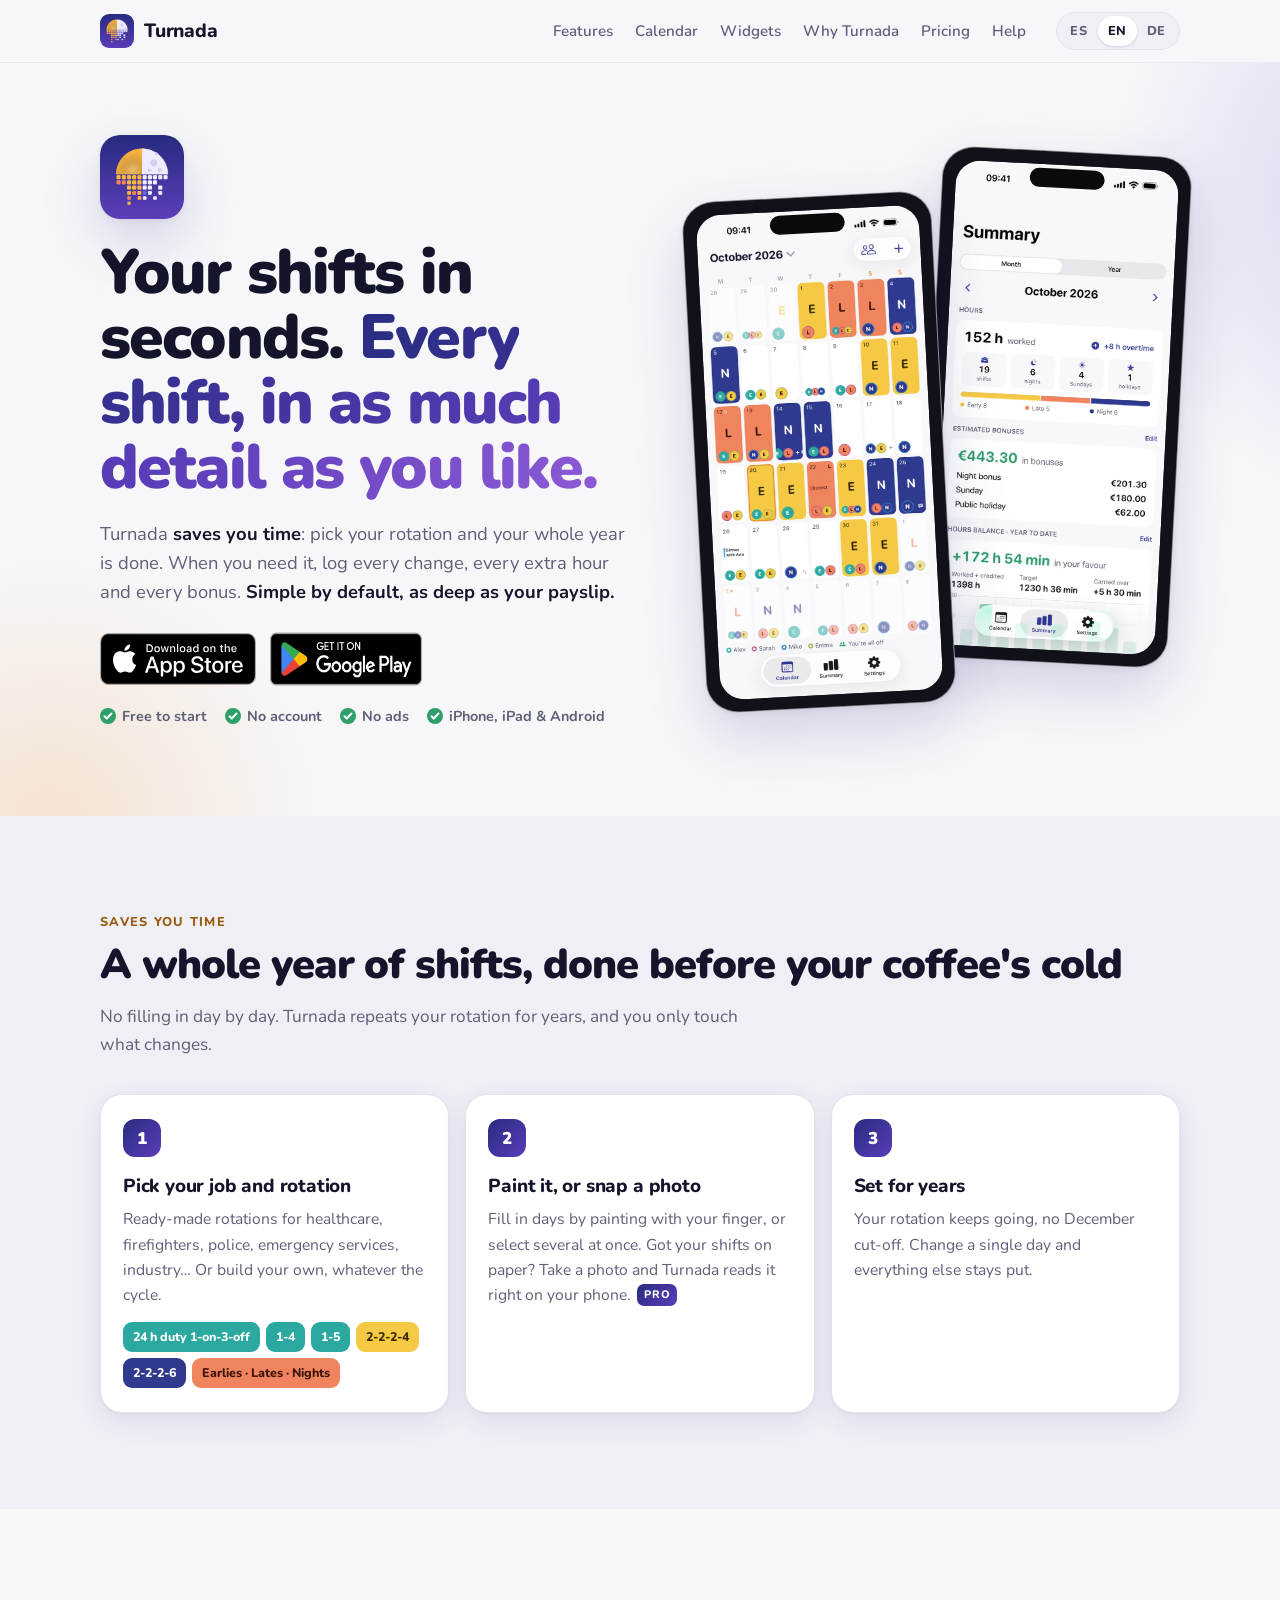
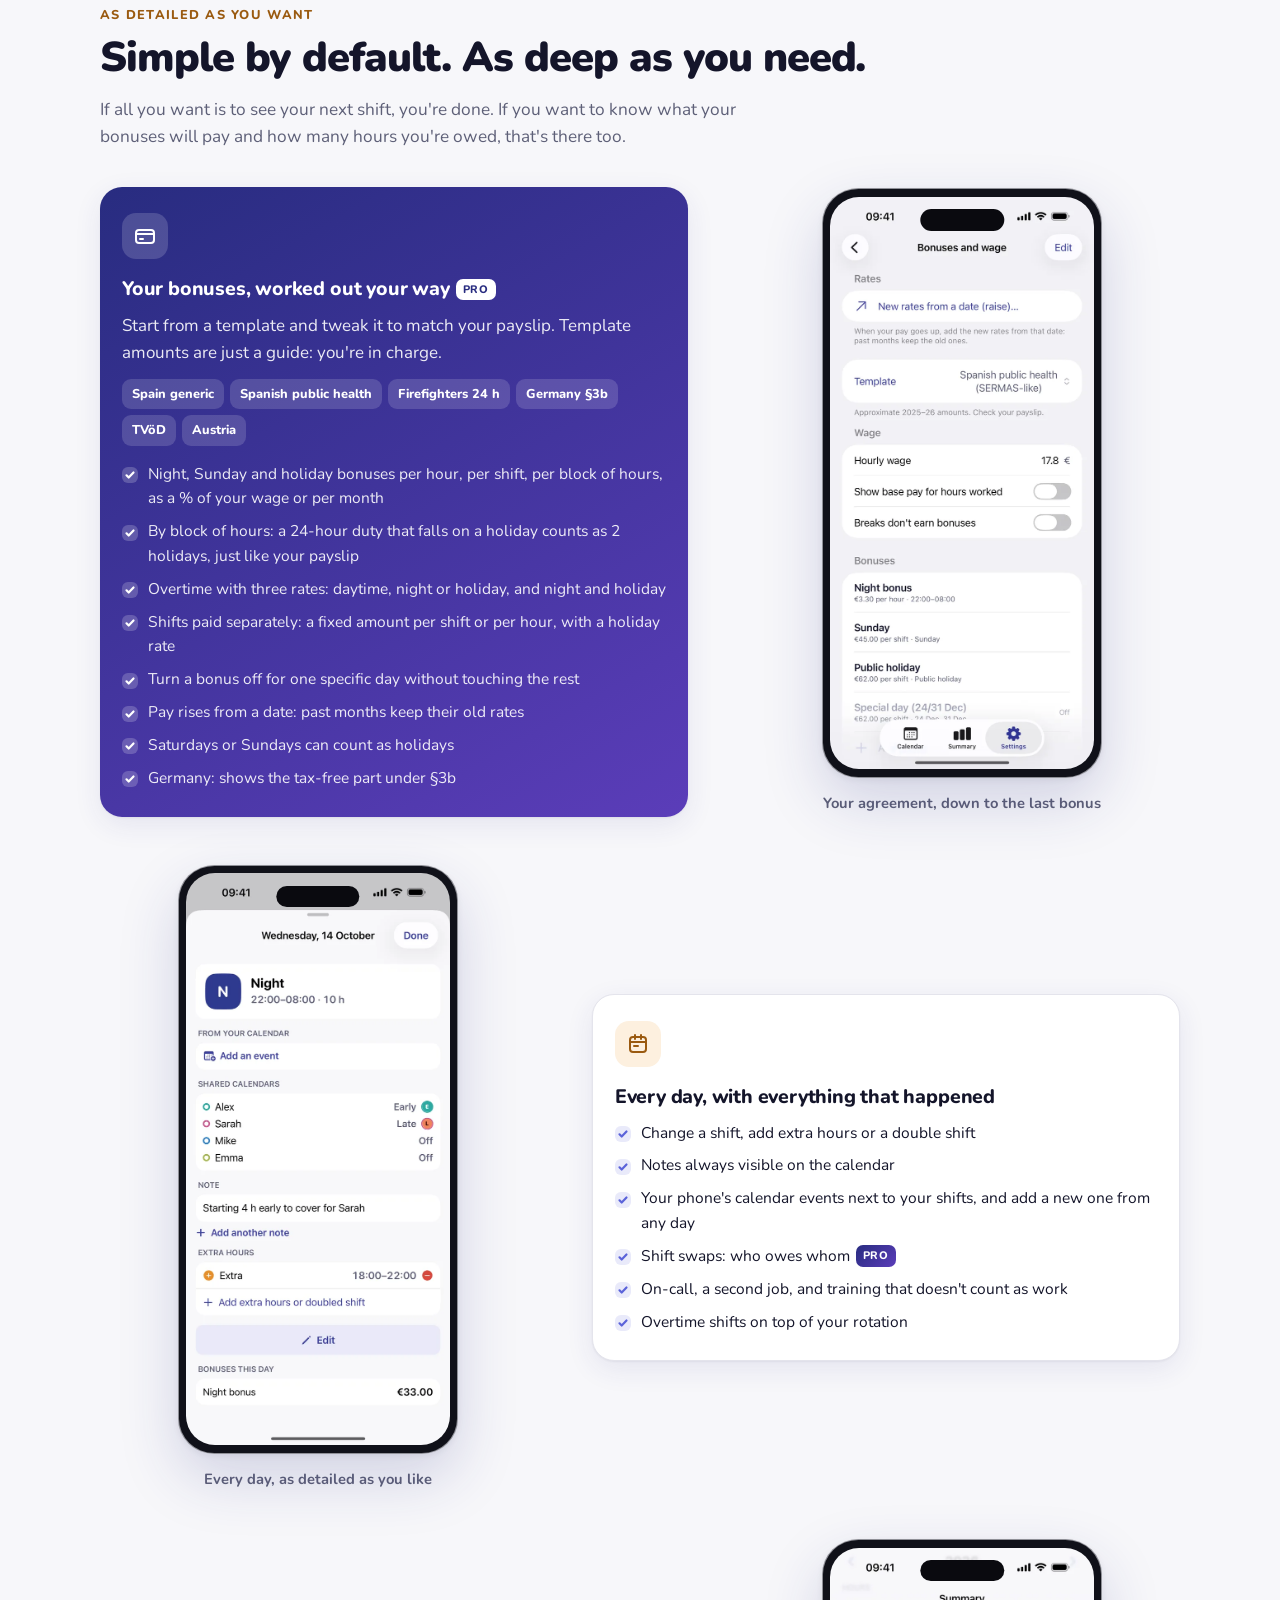
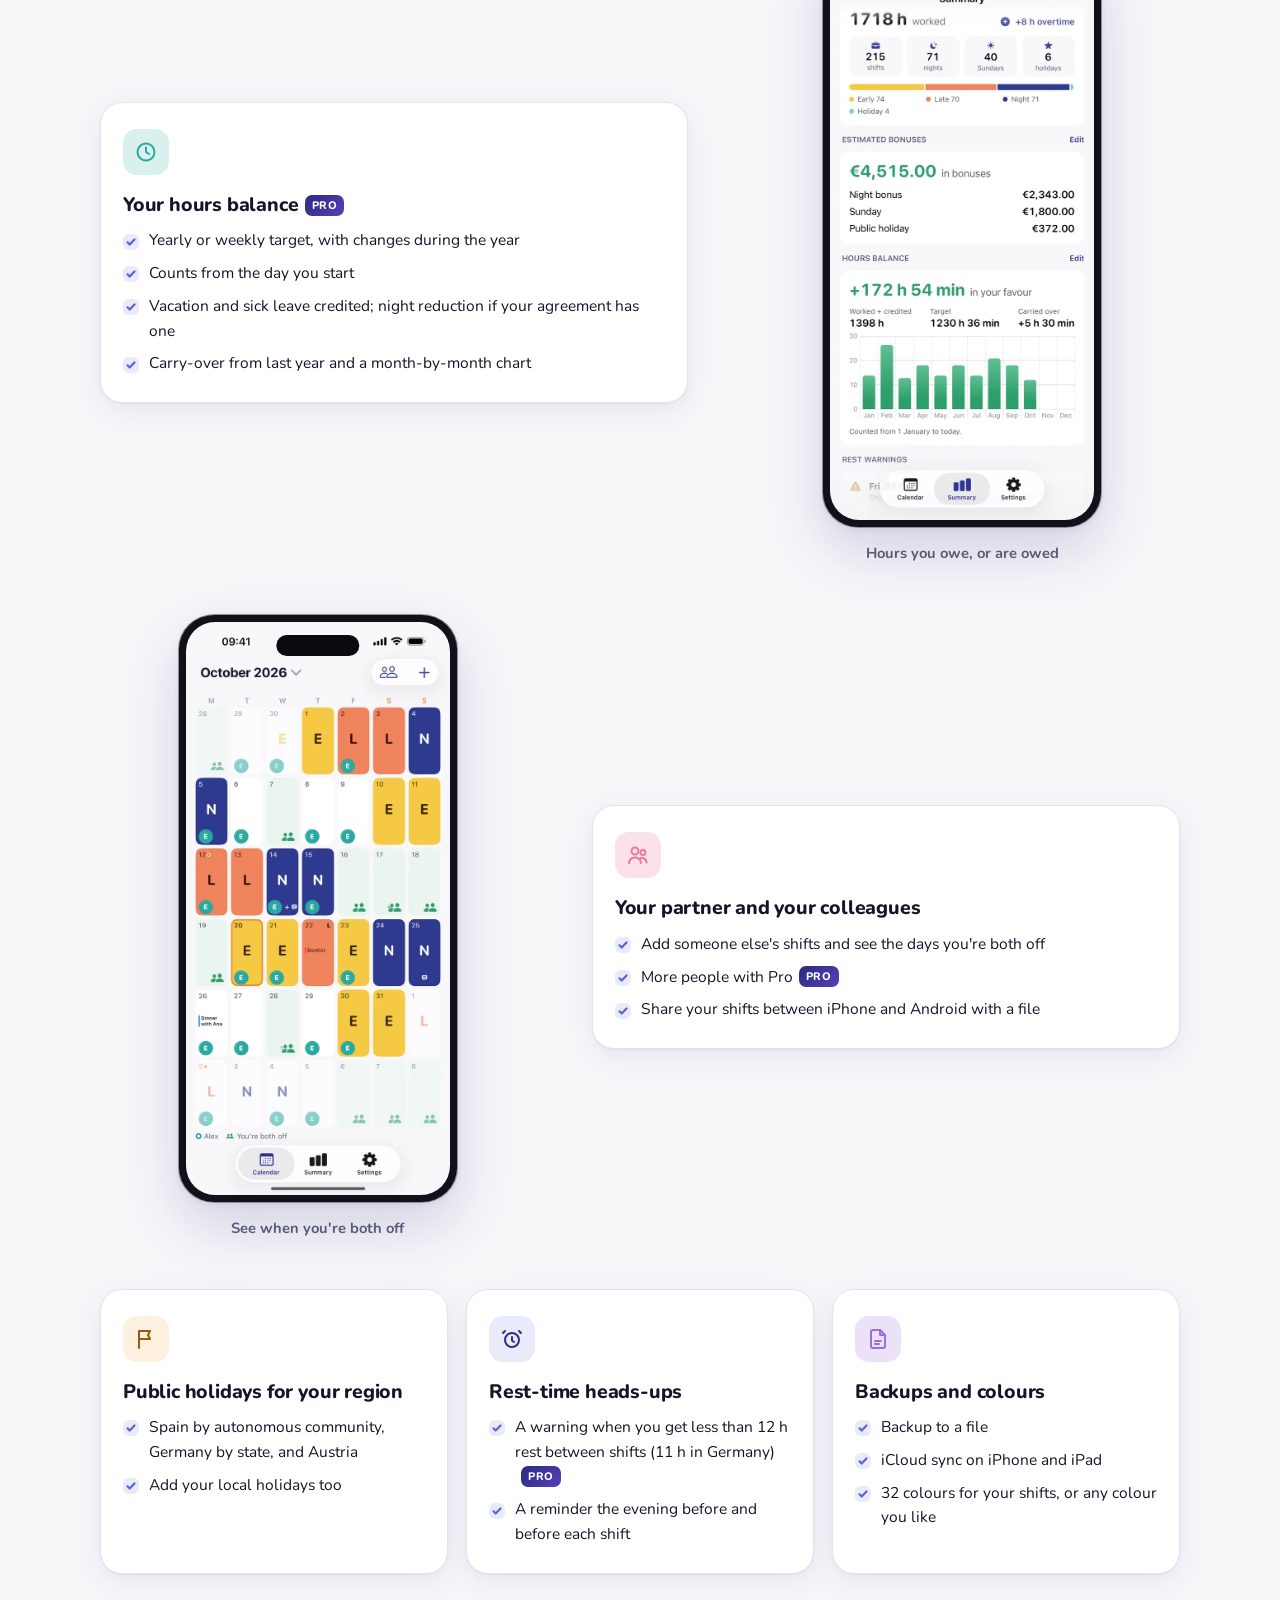
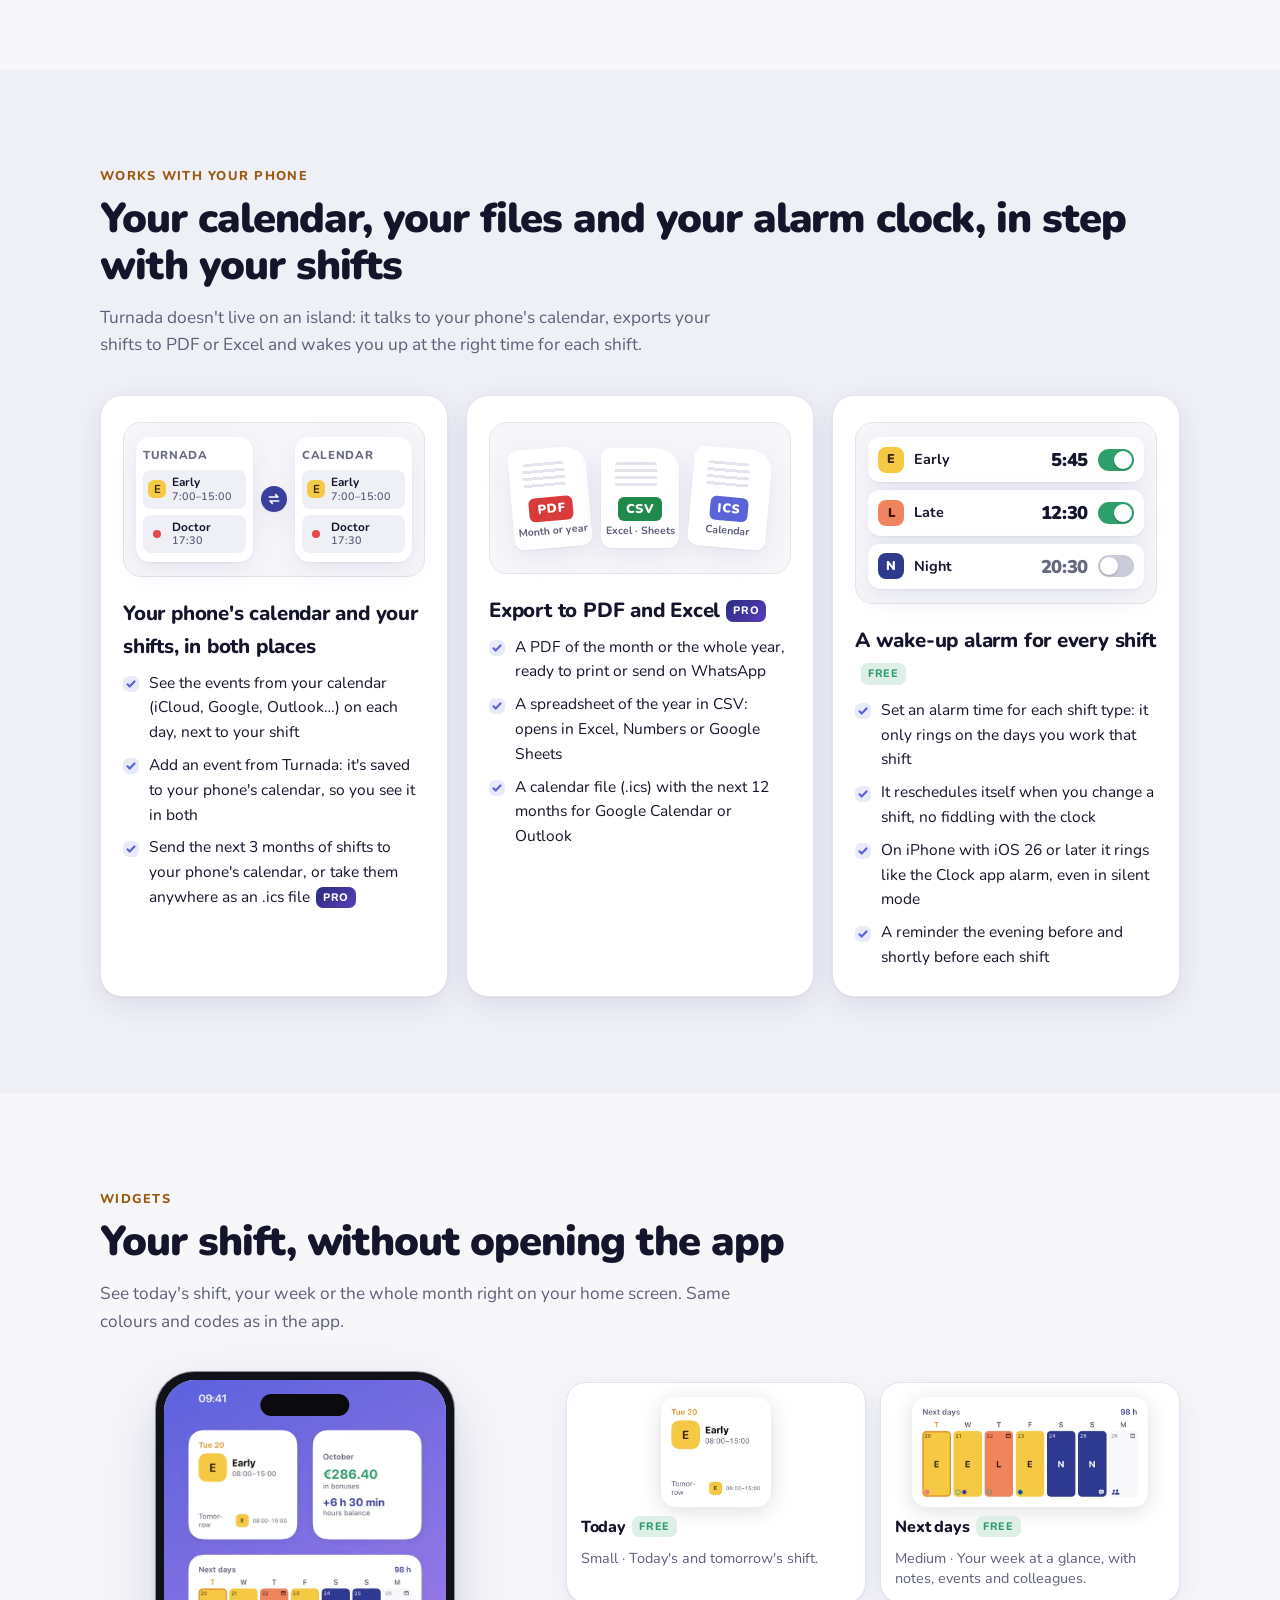
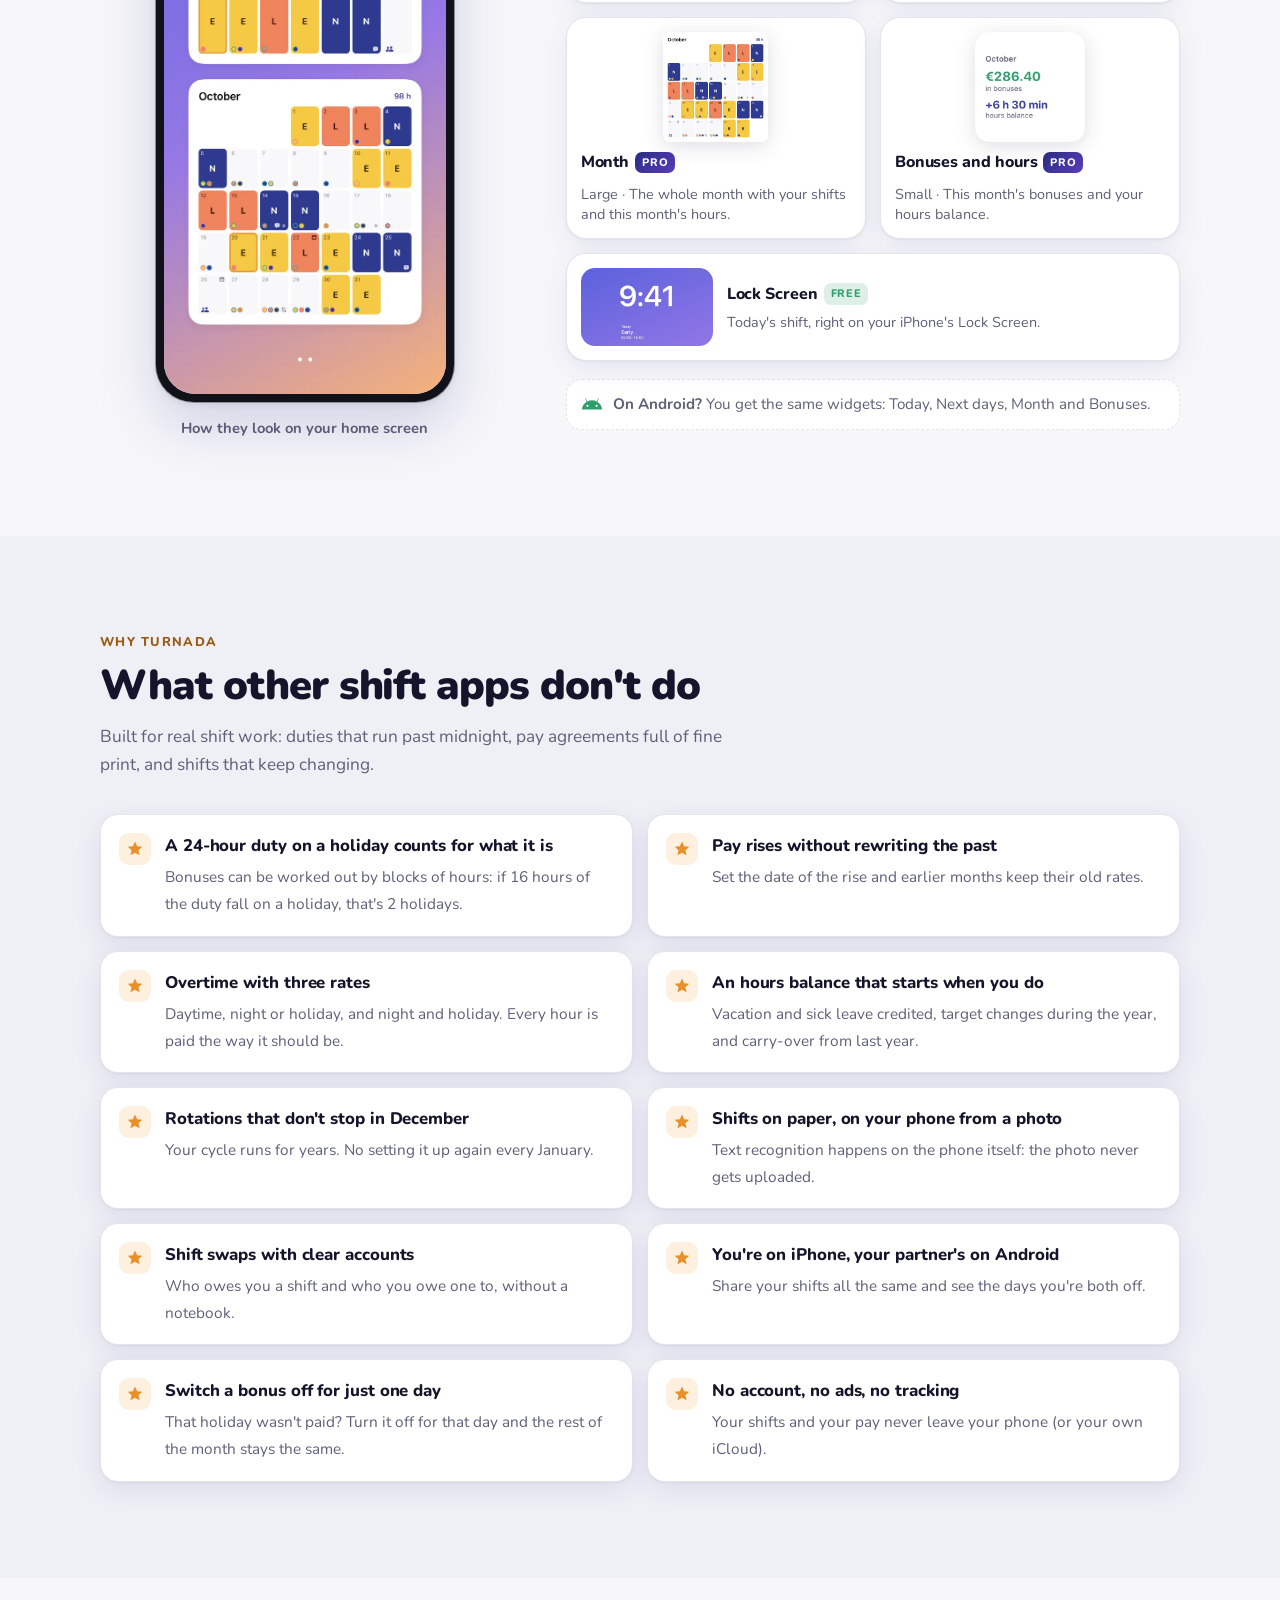
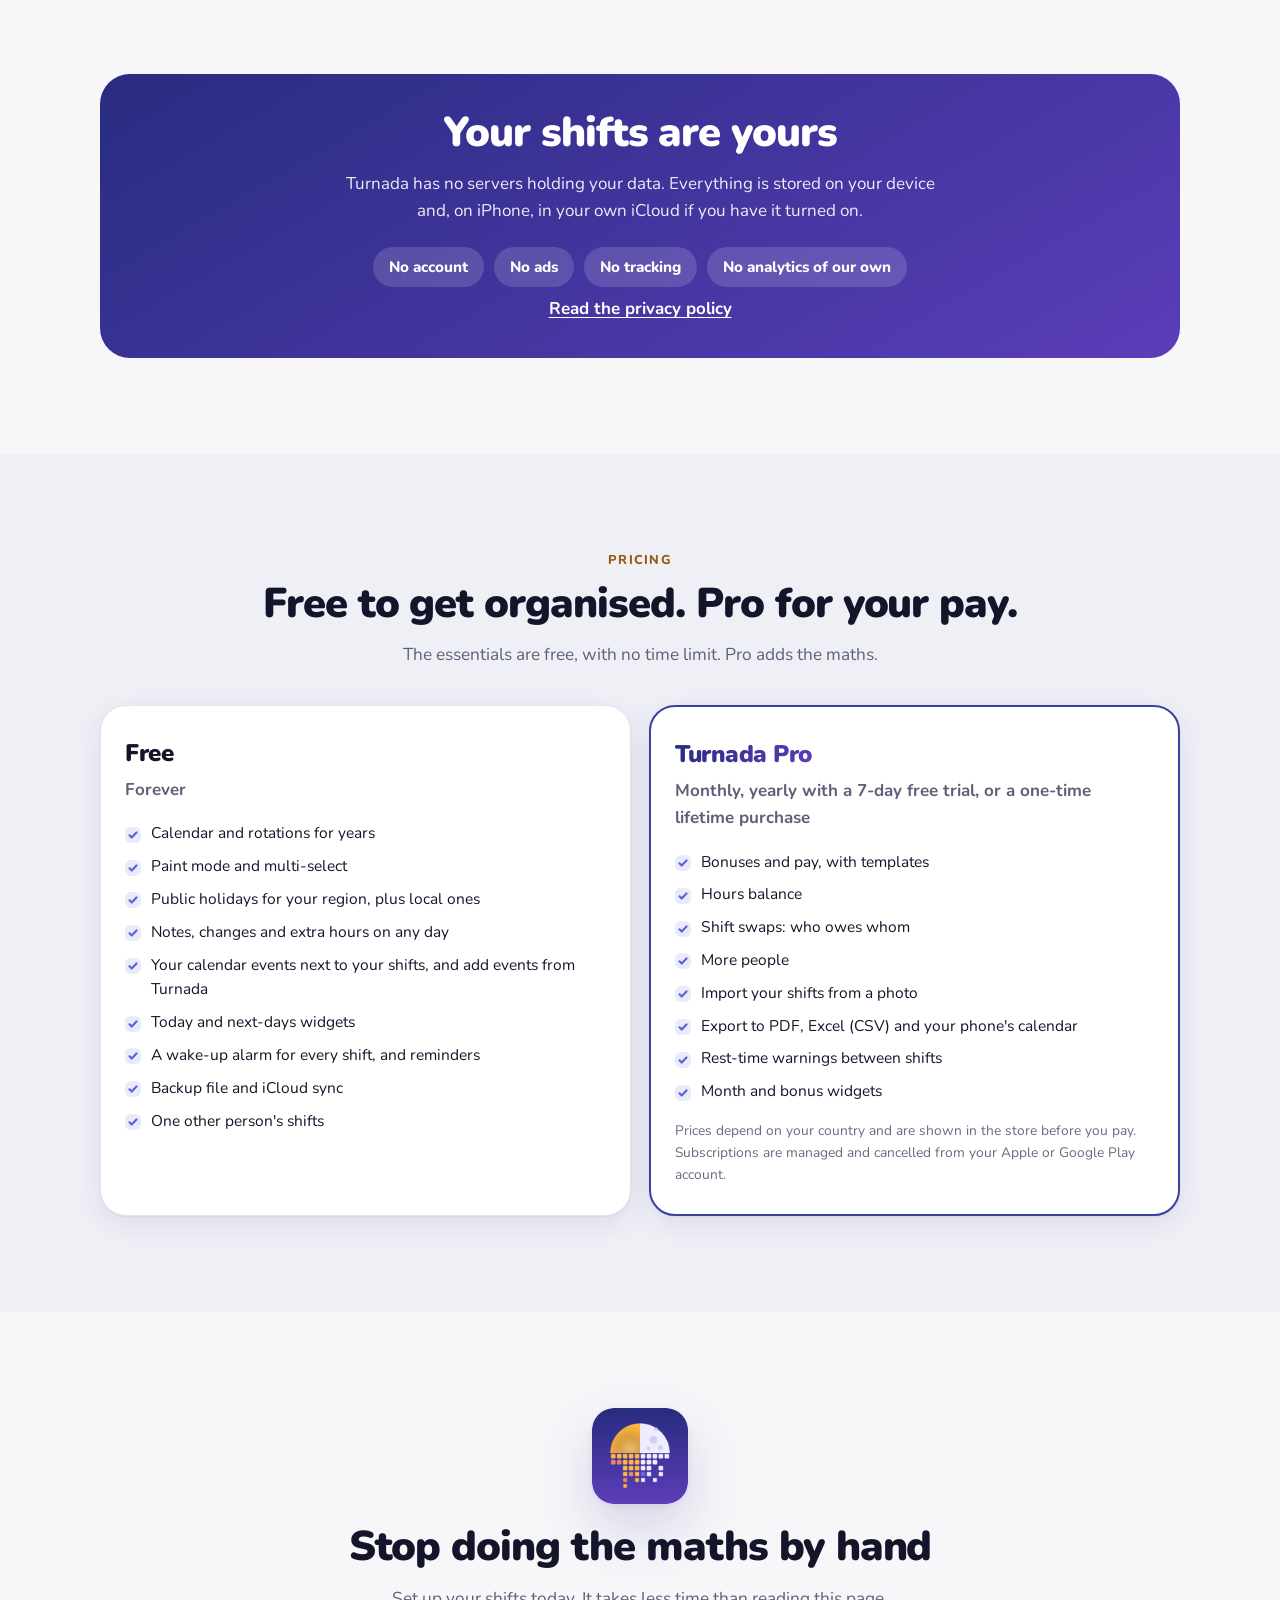
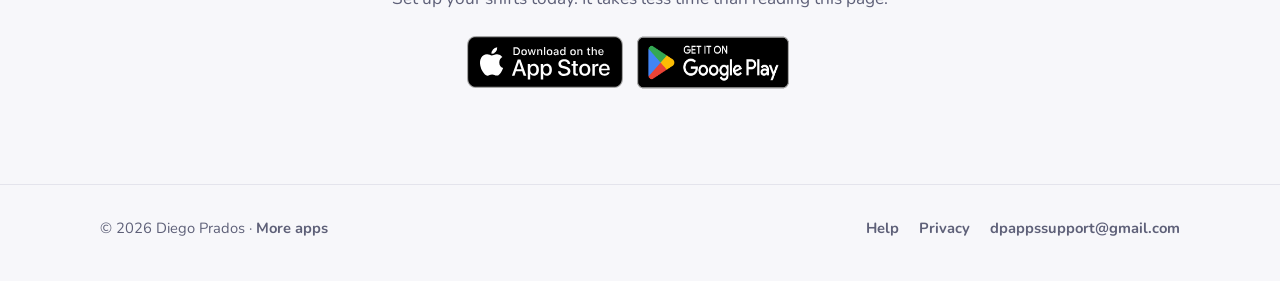
<file: turnada/en/index.html>
<!DOCTYPE html>
<html lang="en">
<head>
<meta charset="UTF-8">
<meta name="viewport" content="width=device-width, initial-scale=1">
<title>Turnada: shift work calendar, pay bonuses and hours balance</title>
<meta name="description" content="Set up your shift calendar in seconds and track it in as much detail as you want: bonuses, overtime, 24-hour duties, public holidays and your hours balance. No account, no ads. iPhone, iPad and Android.">
<meta name="theme-color" content="#3B3F9E" media="(prefers-color-scheme: light)">
<meta name="theme-color" content="#0E0F1A" media="(prefers-color-scheme: dark)">
<link rel="canonical" href="https://dprados.github.io/turnada/en/">
<link rel="alternate" hreflang="es" href="https://dprados.github.io/turnada/">
<link rel="alternate" hreflang="en" href="https://dprados.github.io/turnada/en/">
<link rel="alternate" hreflang="de" href="https://dprados.github.io/turnada/de/">
<link rel="alternate" hreflang="x-default" href="https://dprados.github.io/turnada/">
<meta property="og:type" content="website">
<meta property="og:site_name" content="Turnada">
<meta property="og:locale" content="en_US">
<meta property="og:locale:alternate" content="es_ES">
<meta property="og:locale:alternate" content="de_DE">
<meta property="og:url" content="https://dprados.github.io/turnada/en/">
<meta property="og:title" content="Turnada: your shifts, your bonuses and your hours, in detail">
<meta property="og:description" content="Your shift calendar in seconds, and as much detail as you want. Bonuses, overtime and your hours balance, worked out for you. No account, no ads.">
<meta property="og:image" content="https://dprados.github.io/turnada/og-en.png">
<meta property="og:image:width" content="1200">
<meta property="og:image:height" content="630">
<meta property="og:image:alt" content="Turnada icon with the text: Your shifts, your bonuses and your hours, in detail">
<meta name="twitter:card" content="summary_large_image">
<meta name="apple-itunes-app" content="app-id=6819271997">
<link rel="icon" type="image/png" sizes="32x32" href="../img/favicon-32.png">
<link rel="icon" type="image/png" sizes="192x192" href="../img/icon-192.png">
<link rel="apple-touch-icon" href="../img/apple-touch-icon.png">
<link rel="preconnect" href="https://fonts.googleapis.com">
<link rel="preconnect" href="https://fonts.gstatic.com" crossorigin>
<link href="https://fonts.googleapis.com/css2?family=Nunito:wght@400;600;700;800;900&display=swap" rel="stylesheet">
<link rel="stylesheet" href="../style.css">
</head>
<body>
<a class="skip" href="#main">Skip to content</a>

<header class="nav">
  <div class="wrap nav-inner">
    <a class="brand" href="./"><img src="../img/icon-192.png" alt="" width="34" height="34">Turnada</a>
    <nav class="nav-links" aria-label="Sections">
      <a href="#features">Features</a>
      <a href="#calendar">Calendar</a>
      <a href="#widgets">Widgets</a>
      <a href="#why">Why Turnada</a>
      <a href="#pricing">Pricing</a>
      <a href="../support.html#en">Help</a>
    </nav>
    <nav class="lang" aria-label="Language">
      <a href="../" hreflang="es" lang="es">ES</a>
      <a href="./" hreflang="en" lang="en" aria-current="page">EN</a>
      <a href="../de/" hreflang="de" lang="de">DE</a>
    </nav>
  </div>
</header>

<main id="main">

<section class="hero">
  <div class="wrap hero-grid">
    <div>
      <img class="hero-icon" src="../img/icon-256.png" alt="Turnada app icon" width="84" height="84">
      <h1>Your shifts in seconds. <span class="hl">Every shift, in as much detail as you like.</span></h1>
      <p class="lede">Turnada <strong>saves you time</strong>: pick your rotation and your whole year is done. When you need it, log every change, every extra hour and every bonus. <strong>Simple by default, as deep as your payslip.</strong></p>
      <div class="stores">
        <a class="badge as" href="https://apps.apple.com/app/id6819271997" rel="noopener"><img src="../img/badges/app-store-en.svg" alt="Download on the App Store" width="144" height="48"></a>
        <a class="badge gp en" href="https://play.google.com/store/apps/details?id=com.dprados.turnada" rel="noopener"><img src="../img/badges/google-play-en.png" alt="Get it on Google Play" width="646" height="250"></a>
      </div>
      <ul class="trust">
        <li>Free to start</li>
        <li>No account</li>
        <li>No ads</li>
        <li>iPhone, iPad &amp; Android</li>
      </ul>
    </div>

    <div class="hero-phones">
      <div class="phone back"><img src="../screenshots/en/app-2.webp" alt="Monthly summary in Turnada with hours worked and calculated bonuses" width="640" height="1391" decoding="async"></div>
      <div class="phone front"><img src="../screenshots/en/app-1.webp" alt="October calendar in Turnada with early, late and night shifts and your team's shifts" width="640" height="1391" decoding="async" fetchpriority="high"></div>
    </div>
  </div>
</section>

<section id="time" class="alt">
  <div class="wrap">
    <div class="head">
      <p class="eyebrow">Saves you time</p>
      <h2>A whole year of shifts, done before your coffee's cold</h2>
      <p class="sub">No filling in day by day. Turnada repeats your rotation for years, and you only touch what changes.</p>
    </div>
    <ol class="steps">
      <li class="step">
        <h3>Pick your job and rotation</h3>
        <p>Ready-made rotations for healthcare, firefighters, police, emergency services, industry… Or build your own, whatever the cycle.</p>
        <div class="chips">
          <span class="chip" style="--c: var(--teal); --t: var(--teal-t)">24 h duty 1-on-3-off</span>
          <span class="chip" style="--c: var(--teal); --t: var(--teal-t)">1-4</span>
          <span class="chip" style="--c: var(--teal); --t: var(--teal-t)">1-5</span>
          <span class="chip" style="--c: var(--sun); --t: var(--sun-t)">2-2-2-4</span>
          <span class="chip" style="--c: var(--night); --t: var(--night-t)">2-2-2-6</span>
          <span class="chip" style="--c: var(--coral); --t: var(--coral-t)">Earlies · Lates · Nights</span>
        </div>
      </li>
      <li class="step">
        <h3>Paint it, or snap a photo</h3>
        <p>Fill in days by painting with your finger, or select several at once. Got your shifts on paper? Take a photo and Turnada reads it right on your phone.<span class="pro">Pro</span></p>
      </li>
      <li class="step">
        <h3>Set for years</h3>
        <p>Your rotation keeps going, no December cut-off. Change a single day and everything else stays put.</p>
      </li>
    </ol>
  </div>
</section>

<section id="features">
  <div class="wrap">
    <div class="head">
      <p class="eyebrow">As detailed as you want</p>
      <h2>Simple by default. As deep as you need.</h2>
      <p class="sub">If all you want is to see your next shift, you're done. If you want to know what your bonuses will pay and how many hours you're owed, that's there too.</p>
    </div>

    <div class="rows">
      <div class="row">
        <article class="feature wide">
          <div class="ico"><svg viewBox="0 0 24 24" aria-hidden="true"><rect x="3" y="6" width="18" height="13" rx="3"/><path d="M3 10h18M7 15h3"/></svg></div>
          <h3>Your bonuses, worked out your way<span class="pro">Pro</span></h3>
          <p>Start from a template and tweak it to match your payslip. Template amounts are just a guide: you're in charge.</p>
          <div class="tpl"><span>Spain generic</span><span>Spanish public health</span><span>Firefighters 24 h</span><span>Germany §3b</span><span>TVöD</span><span>Austria</span></div>
          <ul class="ticks">
            <li>Night, Sunday and holiday bonuses per hour, per shift, per block of hours, as a % of your wage or per month</li>
            <li>By block of hours: a 24-hour duty that falls on a holiday counts as 2 holidays, just like your payslip</li>
            <li>Overtime with three rates: daytime, night or holiday, and night and holiday</li>
            <li>Shifts paid separately: a fixed amount per shift or per hour, with a holiday rate</li>
            <li>Turn a bonus off for one specific day without touching the rest</li>
            <li>Pay rises from a date: past months keep their old rates</li>
            <li>Saturdays or Sundays can count as holidays</li>
            <li>Germany: shows the tax-free part under §3b</li>
          </ul>
        </article>
        <figure><div class="phone"><img src="../screenshots/en/app-6.webp" alt="Bonus and wage settings" width="640" height="1391" loading="lazy" decoding="async"></div><figcaption>Your agreement, down to the last bonus</figcaption></figure>
      </div>
      <div class="row flip">
        <article class="feature">
          <div class="ico" style="--ic: var(--accent-soft); --ict: var(--accent-ink)"><svg viewBox="0 0 24 24" aria-hidden="true"><rect x="4" y="5" width="16" height="15" rx="3"/><path d="M4 10h16M9 3v4M15 3v4M8 14h4"/></svg></div>
          <h3>Every day, with everything that happened</h3>
          <ul class="ticks">
            <li>Change a shift, add extra hours or a double shift</li>
            <li>Notes always visible on the calendar</li>
            <li>Your phone's calendar events next to your shifts, and add a new one from any day</li>
            <li>Shift swaps: who owes whom<span class="pro">Pro</span></li>
            <li>On-call, a second job, and training that doesn't count as work</li>
            <li>Overtime shifts on top of your rotation</li>
          </ul>
        </article>
        <figure><div class="phone"><img src="../screenshots/en/app-4.webp" alt="Day detail with extra hours and notes" width="640" height="1391" loading="lazy" decoding="async"></div><figcaption>Every day, as detailed as you like</figcaption></figure>
      </div>
      <div class="row">
        <article class="feature">
          <div class="ico" style="--ic: color-mix(in srgb, var(--teal) 18%, var(--surface)); --ict: var(--teal)"><svg viewBox="0 0 24 24" aria-hidden="true"><circle cx="12" cy="12" r="8.5"/><path d="M12 7.5V12l3 2"/></svg></div>
          <h3>Your hours balance<span class="pro">Pro</span></h3>
          <ul class="ticks">
            <li>Yearly or weekly target, with changes during the year</li>
            <li>Counts from the day you start</li>
            <li>Vacation and sick leave credited; night reduction if your agreement has one</li>
            <li>Carry-over from last year and a month-by-month chart</li>
          </ul>
        </article>
        <figure><div class="phone"><img src="../screenshots/en/app-3.webp" alt="Yearly hours balance" width="640" height="1391" loading="lazy" decoding="async"></div><figcaption>Hours you owe, or are owed</figcaption></figure>
      </div>
      <div class="row flip">
        <article class="feature">
          <div class="ico" style="--ic: color-mix(in srgb, var(--rose) 22%, var(--surface)); --ict: var(--rose)"><svg viewBox="0 0 24 24" aria-hidden="true"><circle cx="9" cy="8" r="3.5"/><circle cx="17" cy="9.5" r="2.5"/><path d="M3 20c.5-3.5 3-5.5 6-5.5s5.5 2 6 5.5M15 15c2.8-.4 5 1.3 5.6 4.5"/></svg></div>
          <h3>Your partner and your colleagues</h3>
          <ul class="ticks">
            <li>Add someone else's shifts and see the days you're both off</li>
            <li>More people with Pro<span class="pro">Pro</span></li>
            <li>Share your shifts between iPhone and Android with a file</li>
          </ul>
        </article>
        <figure><div class="phone"><img src="../screenshots/en/app-5.webp" alt="Several people's shifts and shared days off" width="640" height="1391" loading="lazy" decoding="async"></div><figcaption>See when you're both off</figcaption></figure>
      </div>
    </div>

    <div class="features small">
      <article class="feature">
        <div class="ico" style="--ic: var(--accent-soft); --ict: var(--accent-ink)"><svg viewBox="0 0 24 24" aria-hidden="true"><path d="M5 21V4M5 4h11l-2 4 2 4H5"/></svg></div>
        <h3>Public holidays for your region</h3>
        <ul class="ticks">
          <li>Spain by autonomous community, Germany by state, and Austria</li>
          <li>Add your local holidays too</li>
        </ul>
      </article>

      <article class="feature">
        <div class="ico"><svg viewBox="0 0 24 24" aria-hidden="true"><circle cx="12" cy="13" r="7"/><path d="M12 10v3.5l2 1.5M5 4L3 6M19 4l2 2"/></svg></div>
        <h3>Rest-time heads-ups</h3>
        <ul class="ticks">
          <li>A warning when you get less than 12 h rest between shifts (11 h in Germany)<span class="pro">Pro</span></li>
          <li>A reminder the evening before and before each shift</li>
        </ul>
      </article>

      <article class="feature">
        <div class="ico" style="--ic: color-mix(in srgb, var(--violet) 20%, var(--surface)); --ict: var(--violet)"><svg viewBox="0 0 24 24" aria-hidden="true"><path d="M14 3H7a2 2 0 0 0-2 2v14a2 2 0 0 0 2 2h10a2 2 0 0 0 2-2V8z"/><path d="M14 3v5h5M9 14h6M9 17h4"/></svg></div>
        <h3>Backups and colours</h3>
        <ul class="ticks">
          <li>Backup to a file</li>
          <li>iCloud sync on iPhone and iPad</li>
          <li>32 colours for your shifts, or any colour you like</li>
        </ul>
      </article>
    </div>
  </div>
</section>

<section id="calendar" class="alt">
  <div class="wrap">
    <div class="head">
      <p class="eyebrow">Works with your phone</p>
      <h2>Your calendar, your files and your alarm clock, in step with your shifts</h2>
      <p class="sub">Turnada doesn't live on an island: it talks to your phone's calendar, exports your shifts to PDF or Excel and wakes you up at the right time for each shift.</p>
    </div>
    <div class="connect">
      <article class="feature">
        <div class="mock sync" aria-hidden="true">
          <div class="mini"><p>Turnada</p><div class="ev shift"><b>E</b><span>Early<small>7:00–15:00</small></span></div><div class="ev"><i></i><span>Doctor<small>17:30</small></span></div></div>
          <svg class="swap" viewBox="0 0 24 24" aria-hidden="true"><path d="M5 9h13l-3.5-3.5M19 15H6l3.5 3.5"/></svg>
          <div class="mini"><p>Calendar</p><div class="ev shift"><b>E</b><span>Early<small>7:00–15:00</small></span></div><div class="ev"><i></i><span>Doctor<small>17:30</small></span></div></div>
        </div>
        <h3>Your phone's calendar and your shifts, in both places</h3>
        <ul class="ticks">
          <li>See the events from your calendar (iCloud, Google, Outlook…) on each day, next to your shift</li>
          <li>Add an event from Turnada: it's saved to your phone's calendar, so you see it in both</li>
          <li>Send the next 3 months of shifts to your phone's calendar, or take them anywhere as an .ics file<span class="pro">Pro</span></li>
        </ul>
      </article>
      <article class="feature">
        <div class="mock files" aria-hidden="true"><div class="file f-pdf"><b>PDF</b><span>Month or year</span></div><div class="file f-csv"><b>CSV</b><span>Excel · Sheets</span></div><div class="file f-ics"><b>ICS</b><span>Calendar</span></div></div>
        <h3>Export to PDF and Excel<span class="pro">Pro</span></h3>
        <ul class="ticks">
          <li>A PDF of the month or the whole year, ready to print or send on WhatsApp</li>
          <li>A spreadsheet of the year in CSV: opens in Excel, Numbers or Google Sheets</li>
          <li>A calendar file (.ics) with the next 12 months for Google Calendar or Outlook</li>
        </ul>
      </article>
      <article class="feature">
        <div class="mock alarms" aria-hidden="true"><div class="al"><b style="--c: var(--sun); --t: var(--sun-t)">E</b><span>Early</span><time>5:45</time><i aria-hidden="true"></i></div><div class="al"><b style="--c: var(--coral); --t: var(--coral-t)">L</b><span>Late</span><time>12:30</time><i aria-hidden="true"></i></div><div class="al off"><b style="--c: var(--night); --t: var(--night-t)">N</b><span>Night</span><time>20:30</time><i aria-hidden="true"></i></div></div>
        <h3>A wake-up alarm for every shift<span class="free">Free</span></h3>
        <ul class="ticks">
          <li>Set an alarm time for each shift type: it only rings on the days you work that shift</li>
          <li>It reschedules itself when you change a shift, no fiddling with the clock</li>
          <li>On iPhone with iOS 26 or later it rings like the Clock app alarm, even in silent mode</li>
          <li>A reminder the evening before and shortly before each shift</li>
        </ul>
      </article>
    </div>
  </div>
</section>

<section id="widgets">
  <div class="wrap">
    <div class="head">
      <p class="eyebrow">Widgets</p>
      <h2>Your shift, without opening the app</h2>
      <p class="sub">See today's shift, your week or the whole month right on your home screen. Same colours and codes as in the app.</p>
    </div>
    <div class="widgets-grid">
      <figure><div class="phone"><picture><source srcset="../screenshots/en/widgets-home-dark.webp" media="(prefers-color-scheme: dark)"><img src="../screenshots/en/widgets-home.webp" alt="Home screen with Turnada widgets: today, bonuses and hours, next days and month" width="640" height="1391" loading="lazy" decoding="async"></picture></div><figcaption class="cap">How they look on your home screen</figcaption></figure>
      <div>
        <ul class="wlist">
        <li><div class="thumb"><picture><source srcset="../screenshots/en/widget-today-dark.webp" media="(prefers-color-scheme: dark)"><img src="../screenshots/en/widget-today.webp" alt="" width="340" height="340" loading="lazy" decoding="async"></picture></div><b>Today<span class="free">Free</span></b><span>Small · Today's and tomorrow's shift.</span></li>
        <li><div class="thumb"><picture><source srcset="../screenshots/en/widget-week-dark.webp" media="(prefers-color-scheme: dark)"><img src="../screenshots/en/widget-week.webp" alt="" width="728" height="340" loading="lazy" decoding="async"></picture></div><b>Next days<span class="free">Free</span></b><span>Medium · Your week at a glance, with notes, events and colleagues.</span></li>
        <li><div class="thumb"><picture><source srcset="../screenshots/en/widget-month-dark.webp" media="(prefers-color-scheme: dark)"><img src="../screenshots/en/widget-month.webp" alt="" width="728" height="764" loading="lazy" decoding="async"></picture></div><b>Month<span class="pro">Pro</span></b><span>Large · The whole month with your shifts and this month's hours.</span></li>
        <li><div class="thumb"><picture><source srcset="../screenshots/en/widget-money-dark.webp" media="(prefers-color-scheme: dark)"><img src="../screenshots/en/widget-money.webp" alt="" width="340" height="340" loading="lazy" decoding="async"></picture></div><b>Bonuses and hours<span class="pro">Pro</span></b><span>Small · This month's bonuses and your hours balance.</span></li>
        <li class="lockw"><picture><source srcset="../screenshots/en/widgets-lock-dark.webp" media="(prefers-color-scheme: dark)"><img src="../screenshots/en/widgets-lock.webp" alt="Lock Screen widget with today's shift" width="440" height="260" loading="lazy" decoding="async"></picture><div><b>Lock Screen<span class="free">Free</span></b><br><span>Today's shift, right on your iPhone's Lock Screen.</span></div></li>
        </ul>
        <p class="android"><svg viewBox="0 0 24 24" aria-hidden="true"><path d="M17.6 9.48l1.84-3.18a.38.38 0 0 0-.66-.38l-1.86 3.22a11.4 11.4 0 0 0-9.84 0L5.22 5.92a.38.38 0 0 0-.66.38L6.4 9.48A10.8 10.8 0 0 0 1 18h22a10.8 10.8 0 0 0-5.4-8.52zM7 15.25a1.25 1.25 0 1 1 0-2.5 1.25 1.25 0 0 1 0 2.5zm10 0a1.25 1.25 0 1 1 0-2.5 1.25 1.25 0 0 1 0 2.5z"/></svg><span><b>On Android?</b> You get the same widgets: Today, Next days, Month and Bonuses.</span></p>
      </div>
    </div>
  </div>
</section>

<section id="why" class="alt">
  <div class="wrap">
    <div class="head">
      <p class="eyebrow">Why Turnada</p>
      <h2>What other shift apps don't do</h2>
      <p class="sub">Built for real shift work: duties that run past midnight, pay agreements full of fine print, and shifts that keep changing.</p>
    </div>
    <ul class="vs">
      <li><b>A 24-hour duty on a holiday counts for what it is</b><span>Bonuses can be worked out by blocks of hours: if 16 hours of the duty fall on a holiday, that's 2 holidays.</span></li>
      <li><b>Pay rises without rewriting the past</b><span>Set the date of the rise and earlier months keep their old rates.</span></li>
      <li><b>Overtime with three rates</b><span>Daytime, night or holiday, and night and holiday. Every hour is paid the way it should be.</span></li>
      <li><b>An hours balance that starts when you do</b><span>Vacation and sick leave credited, target changes during the year, and carry-over from last year.</span></li>
      <li><b>Rotations that don't stop in December</b><span>Your cycle runs for years. No setting it up again every January.</span></li>
      <li><b>Shifts on paper, on your phone from a photo</b><span>Text recognition happens on the phone itself: the photo never gets uploaded.</span></li>
      <li><b>Shift swaps with clear accounts</b><span>Who owes you a shift and who you owe one to, without a notebook.</span></li>
      <li><b>You're on iPhone, your partner's on Android</b><span>Share your shifts all the same and see the days you're both off.</span></li>
      <li><b>Switch a bonus off for just one day</b><span>That holiday wasn't paid? Turn it off for that day and the rest of the month stays the same.</span></li>
      <li><b>No account, no ads, no tracking</b><span>Your shifts and your pay never leave your phone (or your own iCloud).</span></li>
    </ul>
  </div>
</section>

<section id="privacy">
  <div class="wrap">
    <div class="privacy-band">
      <h2>Your shifts are yours</h2>
      <p>Turnada has no servers holding your data. Everything is stored on your device and, on iPhone, in your own iCloud if you have it turned on.</p>
      <ul class="marks">
        <li>No account</li>
        <li>No ads</li>
        <li>No tracking</li>
        <li>No analytics of our own</li>
      </ul>
      <p><a href="../privacy.html#en">Read the privacy policy</a></p>
    </div>
  </div>
</section>

<section id="pricing" class="alt">
  <div class="wrap">
    <div class="head center">
      <p class="eyebrow">Pricing</p>
      <h2>Free to get organised. Pro for your pay.</h2>
      <p class="sub">The essentials are free, with no time limit. Pro adds the maths.</p>
    </div>
    <div class="plans">
      <div class="plan">
        <h3>Free</h3>
        <p class="price">Forever</p>
        <ul class="ticks">
          <li>Calendar and rotations for years</li>
          <li>Paint mode and multi-select</li>
          <li>Public holidays for your region, plus local ones</li>
          <li>Notes, changes and extra hours on any day</li>
          <li>Your calendar events next to your shifts, and add events from Turnada</li>
          <li>Today and next-days widgets</li>
          <li>A wake-up alarm for every shift, and reminders</li>
          <li>Backup file and iCloud sync</li>
          <li>One other person's shifts</li>
        </ul>
      </div>
      <div class="plan pro-plan">
        <h3><span>Turnada Pro</span></h3>
        <p class="price">Monthly, yearly with a 7-day free trial, or a one-time lifetime purchase</p>
        <ul class="ticks">
          <li>Bonuses and pay, with templates</li>
          <li>Hours balance</li>
          <li>Shift swaps: who owes whom</li>
          <li>More people</li>
          <li>Import your shifts from a photo</li>
          <li>Export to PDF, Excel (CSV) and your phone's calendar</li>
          <li>Rest-time warnings between shifts</li>
          <li>Month and bonus widgets</li>
        </ul>
        <p class="note">Prices depend on your country and are shown in the store before you pay. Subscriptions are managed and cancelled from your Apple or Google Play account.</p>
      </div>
    </div>
  </div>
</section>

<section class="cta">
  <div class="wrap">
    <img src="../img/icon-256.png" alt="" width="96" height="96" loading="lazy">
    <h2>Stop doing the maths by hand</h2>
    <p class="sub" style="margin: 0 auto">Set up your shifts today. It takes less time than reading this page.</p>
    <div class="stores">
        <a class="badge as" href="https://apps.apple.com/app/id6819271997" rel="noopener"><img src="../img/badges/app-store-en.svg" alt="Download on the App Store" width="144" height="48"></a>
        <a class="badge gp en" href="https://play.google.com/store/apps/details?id=com.dprados.turnada" rel="noopener"><img src="../img/badges/google-play-en.png" alt="Get it on Google Play" width="646" height="250"></a>
      </div>
  </div>
</section>

</main>

<footer>
  <div class="wrap foot">
    <div>© 2026 Diego Prados · <a href="https://dprados.github.io/">More apps</a></div>
    <nav aria-label="Links">
      <a href="../support.html#en">Help</a>
      <a href="../privacy.html#en">Privacy</a>
      <a href="mailto:dpappssupport@gmail.com">dpappssupport@gmail.com</a>
    </nav>
  </div>
</footer>
</body>
</html>
</file>
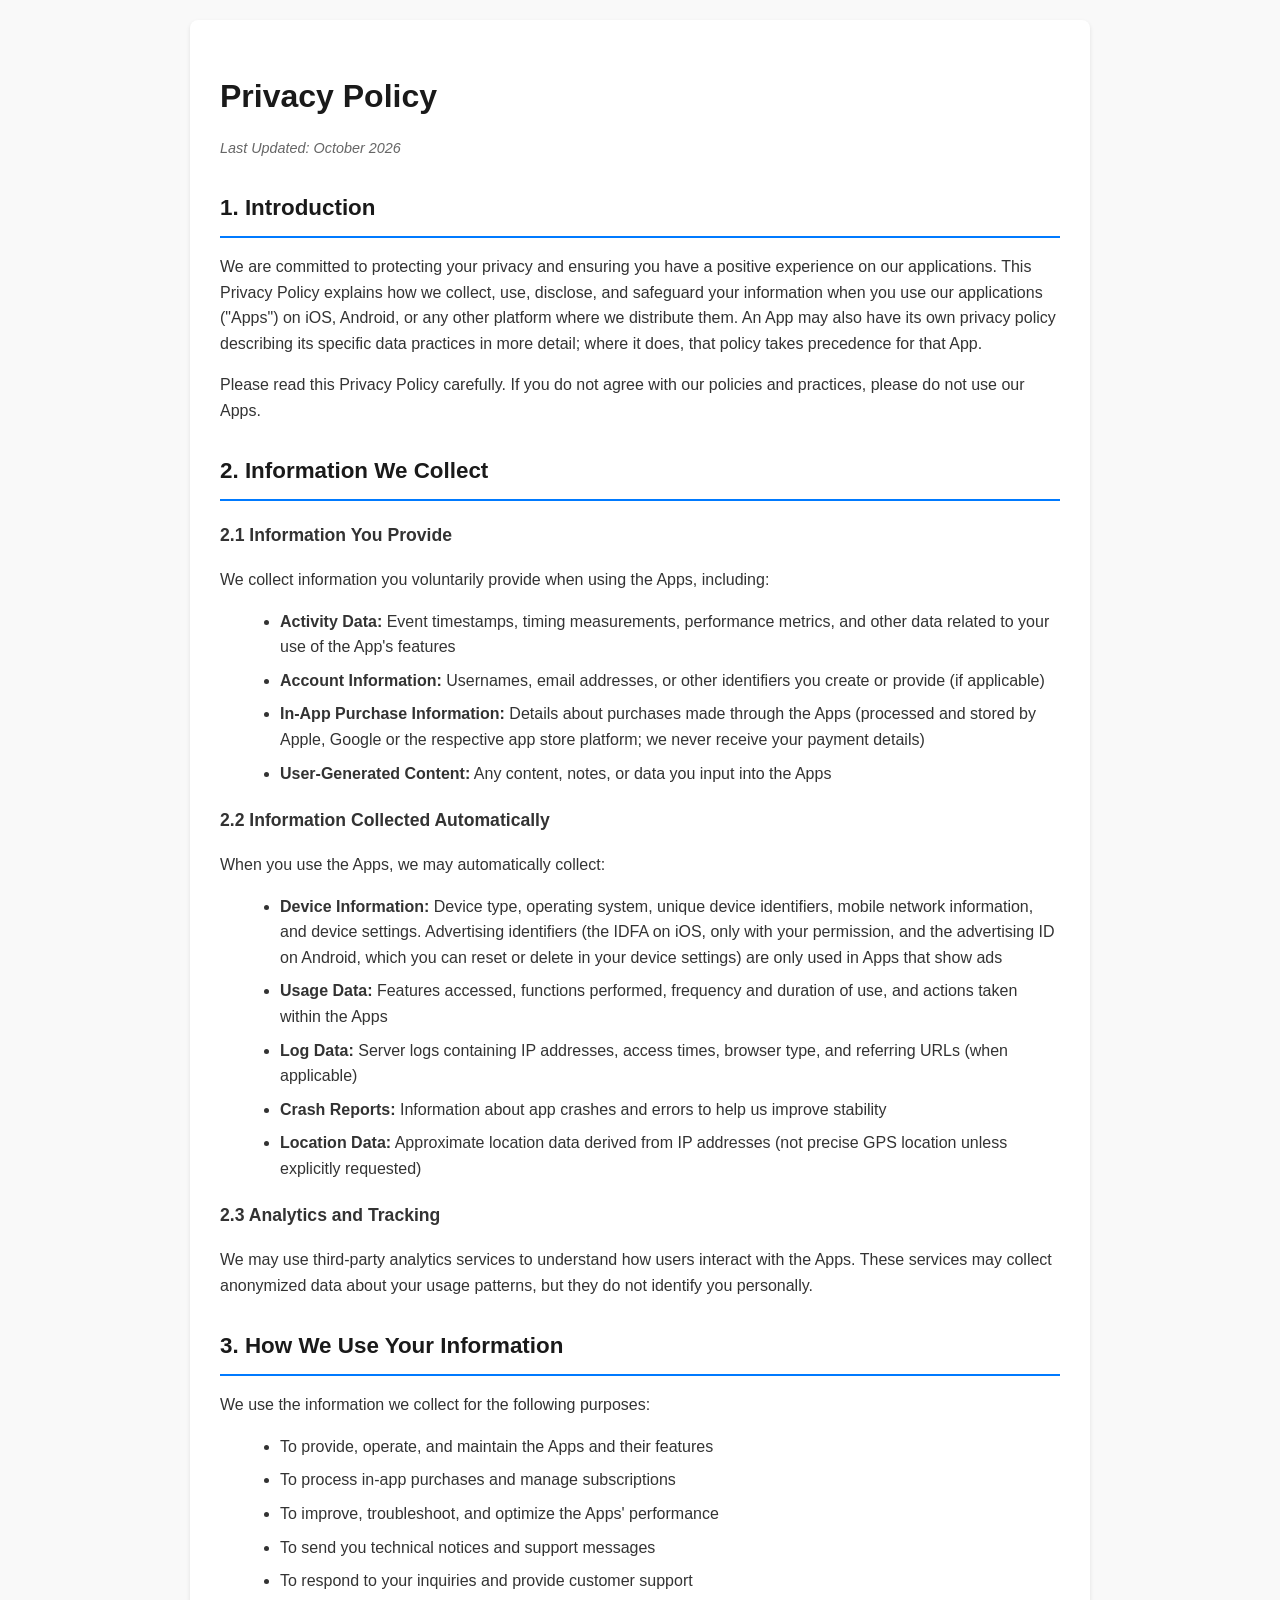
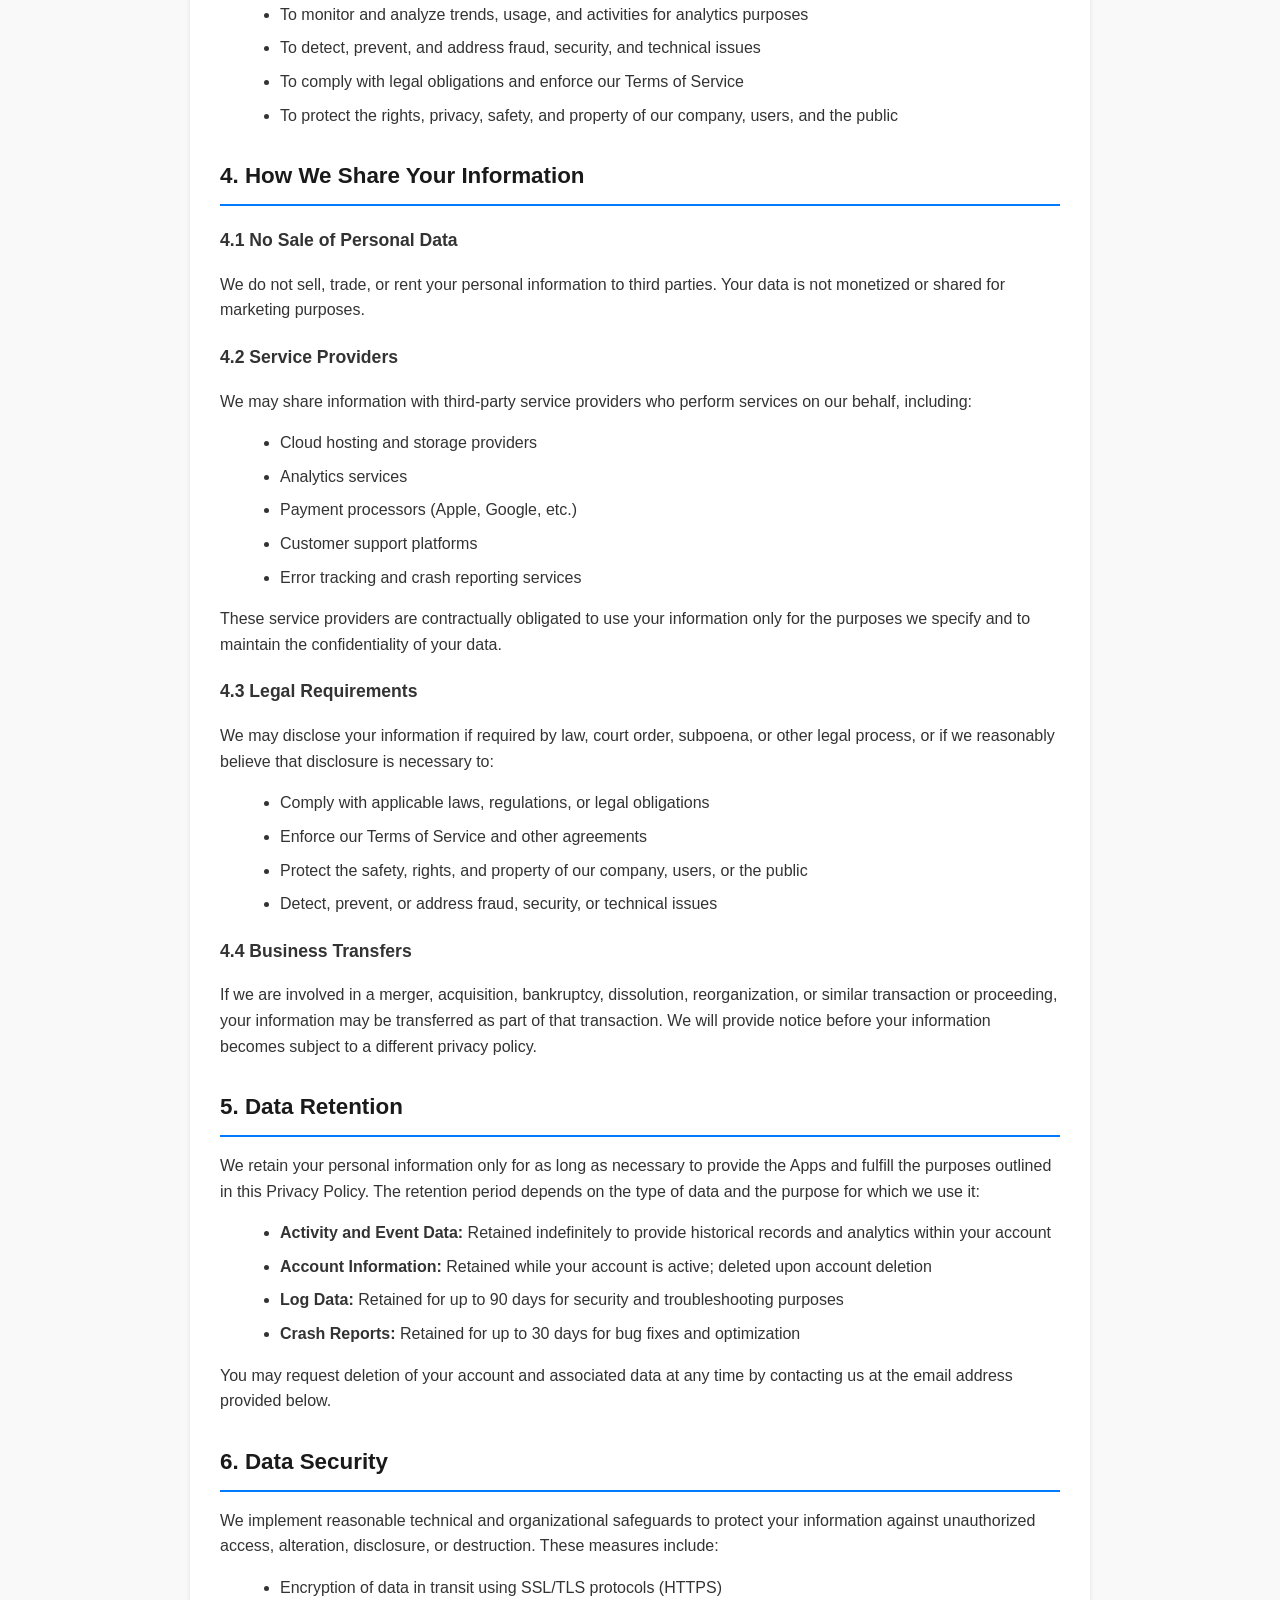
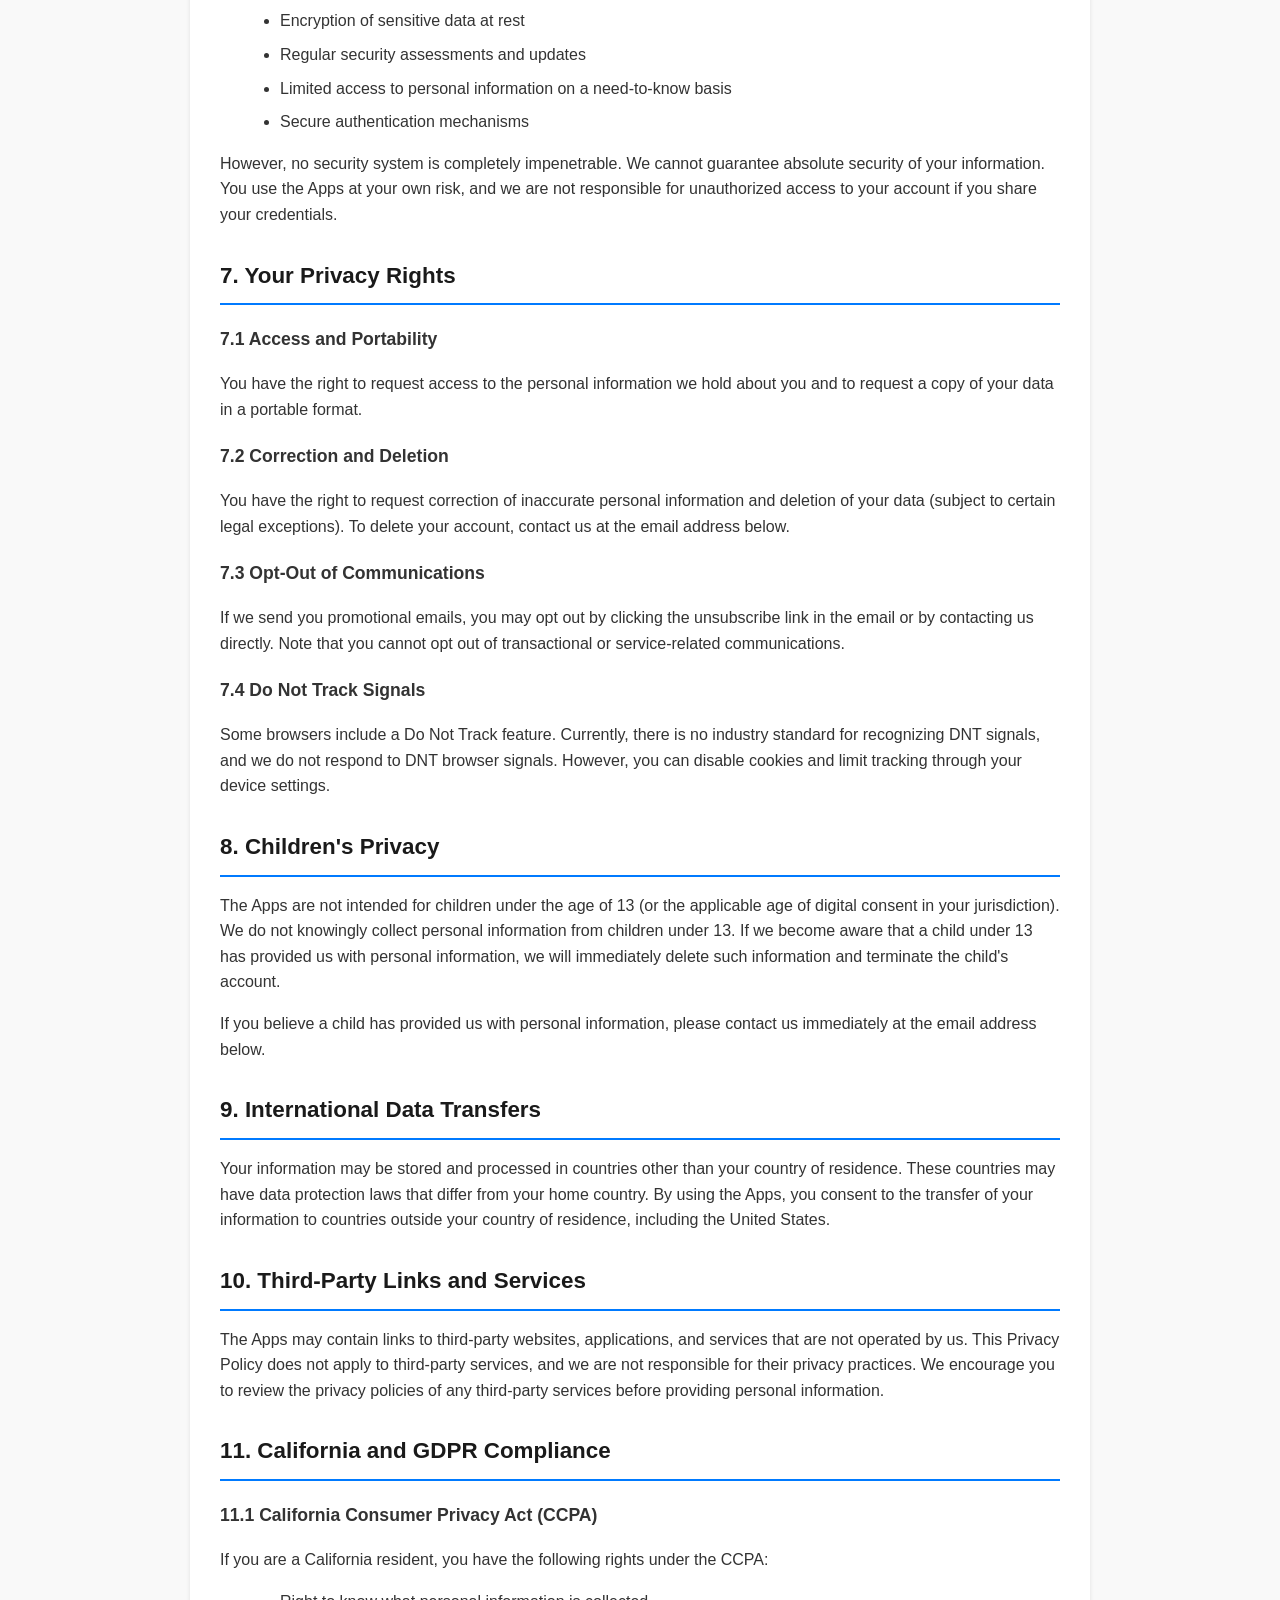
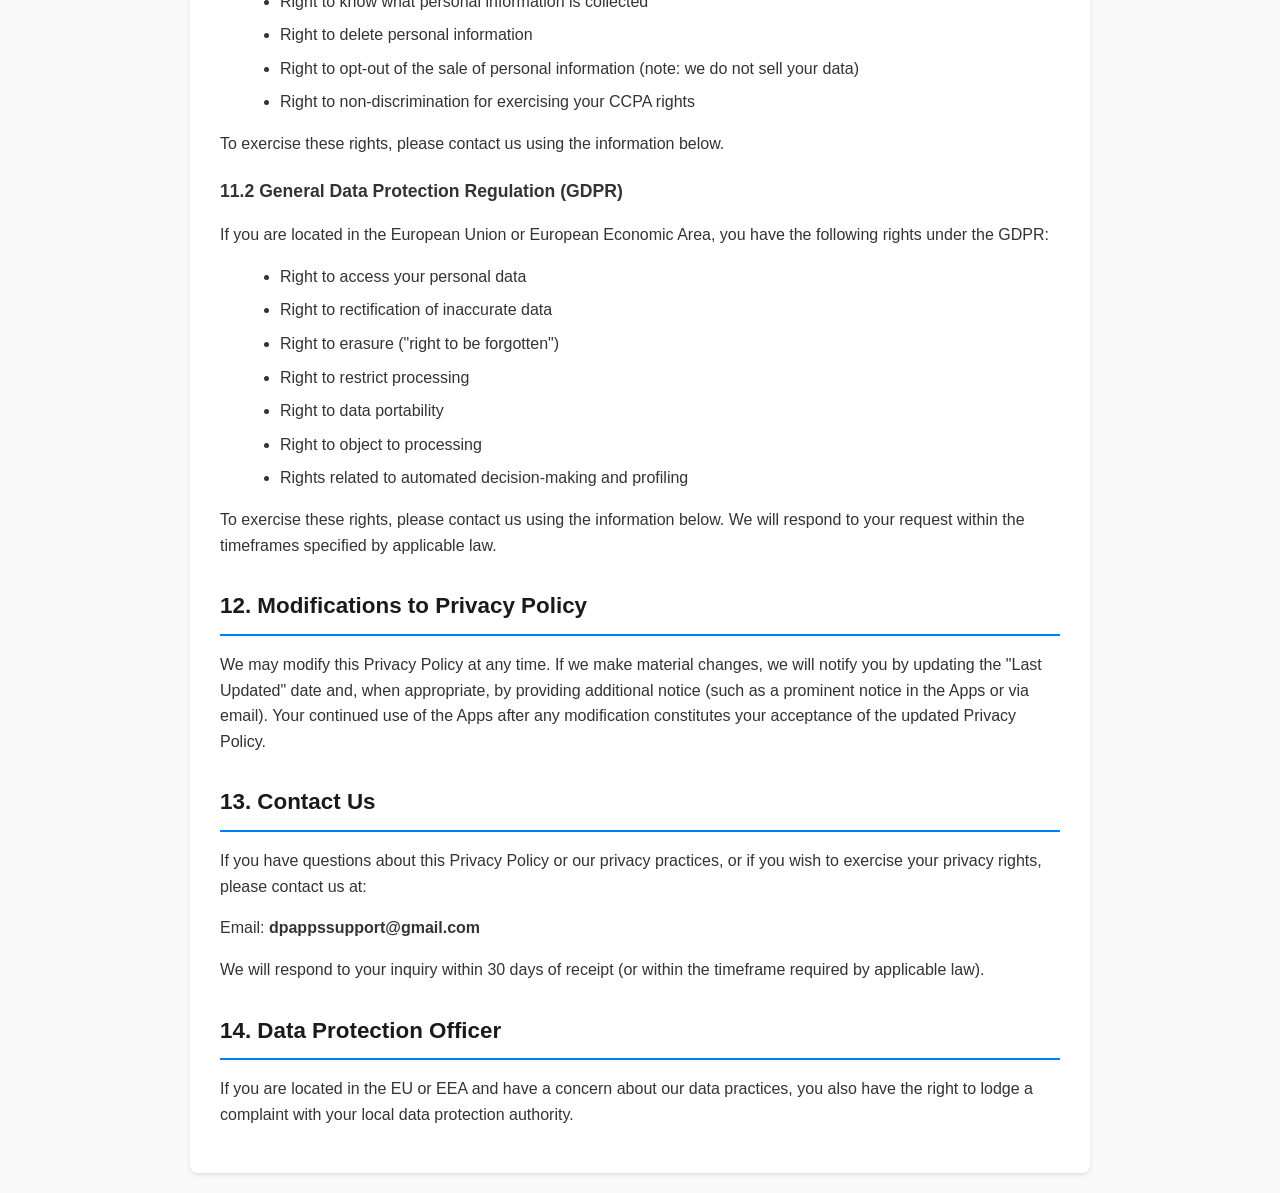
<file: legal/privacy-policy.html>
<!DOCTYPE html>
<html lang="en">
<head>
    <meta charset="UTF-8">
    <meta name="viewport" content="width=device-width, initial-scale=1.0">
    <title>Privacy Policy</title>
    <style>
        body {
            font-family: -apple-system, BlinkMacSystemFont, 'Segoe UI', Roboto, Oxygen, Ubuntu, Cantarell, sans-serif;
            line-height: 1.6;
            max-width: 900px;
            margin: 0 auto;
            padding: 20px;
            color: #333;
            background-color: #f9f9f9;
        }
        h1 {
            font-size: 2em;
            margin-bottom: 10px;
            color: #1a1a1a;
        }
        h2 {
            font-size: 1.4em;
            margin-top: 30px;
            margin-bottom: 15px;
            color: #1a1a1a;
            border-bottom: 2px solid #007AFF;
            padding-bottom: 10px;
        }
        h3 {
            font-size: 1.1em;
            margin-top: 20px;
            color: #333;
        }
        p {
            margin-bottom: 15px;
        }
        ul {
            margin-left: 20px;
            margin-bottom: 15px;
        }
        li {
            margin-bottom: 8px;
        }
        .last-updated {
            font-size: 0.9em;
            color: #666;
            font-style: italic;
            margin-bottom: 30px;
        }
        .container {
            background: white;
            padding: 30px;
            border-radius: 8px;
            box-shadow: 0 2px 4px rgba(0,0,0,0.1);
        }
    </style>
</head>
<body>
    <div class="container">
        <h1>Privacy Policy</h1>
        <p class="last-updated">Last Updated: October 2026</p>

        <h2>1. Introduction</h2>
        <p>We are committed to protecting your privacy and ensuring you have a positive experience on our applications. This Privacy Policy explains how we collect, use, disclose, and safeguard your information when you use our applications ("Apps") on iOS, Android, or any other platform where we distribute them. An App may also have its own privacy policy describing its specific data practices in more detail; where it does, that policy takes precedence for that App.</p>
        <p>Please read this Privacy Policy carefully. If you do not agree with our policies and practices, please do not use our Apps.</p>

        <h2>2. Information We Collect</h2>
        <h3>2.1 Information You Provide</h3>
        <p>We collect information you voluntarily provide when using the Apps, including:</p>
        <ul>
            <li><strong>Activity Data:</strong> Event timestamps, timing measurements, performance metrics, and other data related to your use of the App's features</li>
            <li><strong>Account Information:</strong> Usernames, email addresses, or other identifiers you create or provide (if applicable)</li>
            <li><strong>In-App Purchase Information:</strong> Details about purchases made through the Apps (processed and stored by Apple, Google or the respective app store platform; we never receive your payment details)</li>
            <li><strong>User-Generated Content:</strong> Any content, notes, or data you input into the Apps</li>
        </ul>

        <h3>2.2 Information Collected Automatically</h3>
        <p>When you use the Apps, we may automatically collect:</p>
        <ul>
            <li><strong>Device Information:</strong> Device type, operating system, unique device identifiers, mobile network information, and device settings. Advertising identifiers (the IDFA on iOS, only with your permission, and the advertising ID on Android, which you can reset or delete in your device settings) are only used in Apps that show ads</li>
            <li><strong>Usage Data:</strong> Features accessed, functions performed, frequency and duration of use, and actions taken within the Apps</li>
            <li><strong>Log Data:</strong> Server logs containing IP addresses, access times, browser type, and referring URLs (when applicable)</li>
            <li><strong>Crash Reports:</strong> Information about app crashes and errors to help us improve stability</li>
            <li><strong>Location Data:</strong> Approximate location data derived from IP addresses (not precise GPS location unless explicitly requested)</li>
        </ul>

        <h3>2.3 Analytics and Tracking</h3>
        <p>We may use third-party analytics services to understand how users interact with the Apps. These services may collect anonymized data about your usage patterns, but they do not identify you personally.</p>

        <h2>3. How We Use Your Information</h2>
        <p>We use the information we collect for the following purposes:</p>
        <ul>
            <li>To provide, operate, and maintain the Apps and their features</li>
            <li>To process in-app purchases and manage subscriptions</li>
            <li>To improve, troubleshoot, and optimize the Apps' performance</li>
            <li>To send you technical notices and support messages</li>
            <li>To respond to your inquiries and provide customer support</li>
            <li>To monitor and analyze trends, usage, and activities for analytics purposes</li>
            <li>To detect, prevent, and address fraud, security, and technical issues</li>
            <li>To comply with legal obligations and enforce our Terms of Service</li>
            <li>To protect the rights, privacy, safety, and property of our company, users, and the public</li>
        </ul>

        <h2>4. How We Share Your Information</h2>
        <h3>4.1 No Sale of Personal Data</h3>
        <p>We do not sell, trade, or rent your personal information to third parties. Your data is not monetized or shared for marketing purposes.</p>

        <h3>4.2 Service Providers</h3>
        <p>We may share information with third-party service providers who perform services on our behalf, including:</p>
        <ul>
            <li>Cloud hosting and storage providers</li>
            <li>Analytics services</li>
            <li>Payment processors (Apple, Google, etc.)</li>
            <li>Customer support platforms</li>
            <li>Error tracking and crash reporting services</li>
        </ul>
        <p>These service providers are contractually obligated to use your information only for the purposes we specify and to maintain the confidentiality of your data.</p>

        <h3>4.3 Legal Requirements</h3>
        <p>We may disclose your information if required by law, court order, subpoena, or other legal process, or if we reasonably believe that disclosure is necessary to:</p>
        <ul>
            <li>Comply with applicable laws, regulations, or legal obligations</li>
            <li>Enforce our Terms of Service and other agreements</li>
            <li>Protect the safety, rights, and property of our company, users, or the public</li>
            <li>Detect, prevent, or address fraud, security, or technical issues</li>
        </ul>

        <h3>4.4 Business Transfers</h3>
        <p>If we are involved in a merger, acquisition, bankruptcy, dissolution, reorganization, or similar transaction or proceeding, your information may be transferred as part of that transaction. We will provide notice before your information becomes subject to a different privacy policy.</p>

        <h2>5. Data Retention</h2>
        <p>We retain your personal information only for as long as necessary to provide the Apps and fulfill the purposes outlined in this Privacy Policy. The retention period depends on the type of data and the purpose for which we use it:</p>
        <ul>
            <li><strong>Activity and Event Data:</strong> Retained indefinitely to provide historical records and analytics within your account</li>
            <li><strong>Account Information:</strong> Retained while your account is active; deleted upon account deletion</li>
            <li><strong>Log Data:</strong> Retained for up to 90 days for security and troubleshooting purposes</li>
            <li><strong>Crash Reports:</strong> Retained for up to 30 days for bug fixes and optimization</li>
        </ul>
        <p>You may request deletion of your account and associated data at any time by contacting us at the email address provided below.</p>

        <h2>6. Data Security</h2>
        <p>We implement reasonable technical and organizational safeguards to protect your information against unauthorized access, alteration, disclosure, or destruction. These measures include:</p>
        <ul>
            <li>Encryption of data in transit using SSL/TLS protocols (HTTPS)</li>
            <li>Encryption of sensitive data at rest</li>
            <li>Regular security assessments and updates</li>
            <li>Limited access to personal information on a need-to-know basis</li>
            <li>Secure authentication mechanisms</li>
        </ul>
        <p>However, no security system is completely impenetrable. We cannot guarantee absolute security of your information. You use the Apps at your own risk, and we are not responsible for unauthorized access to your account if you share your credentials.</p>

        <h2>7. Your Privacy Rights</h2>
        <h3>7.1 Access and Portability</h3>
        <p>You have the right to request access to the personal information we hold about you and to request a copy of your data in a portable format.</p>

        <h3>7.2 Correction and Deletion</h3>
        <p>You have the right to request correction of inaccurate personal information and deletion of your data (subject to certain legal exceptions). To delete your account, contact us at the email address below.</p>

        <h3>7.3 Opt-Out of Communications</h3>
        <p>If we send you promotional emails, you may opt out by clicking the unsubscribe link in the email or by contacting us directly. Note that you cannot opt out of transactional or service-related communications.</p>

        <h3>7.4 Do Not Track Signals</h3>
        <p>Some browsers include a Do Not Track feature. Currently, there is no industry standard for recognizing DNT signals, and we do not respond to DNT browser signals. However, you can disable cookies and limit tracking through your device settings.</p>

        <h2>8. Children's Privacy</h2>
        <p>The Apps are not intended for children under the age of 13 (or the applicable age of digital consent in your jurisdiction). We do not knowingly collect personal information from children under 13. If we become aware that a child under 13 has provided us with personal information, we will immediately delete such information and terminate the child's account.</p>
        <p>If you believe a child has provided us with personal information, please contact us immediately at the email address below.</p>

        <h2>9. International Data Transfers</h2>
        <p>Your information may be stored and processed in countries other than your country of residence. These countries may have data protection laws that differ from your home country. By using the Apps, you consent to the transfer of your information to countries outside your country of residence, including the United States.</p>

        <h2>10. Third-Party Links and Services</h2>
        <p>The Apps may contain links to third-party websites, applications, and services that are not operated by us. This Privacy Policy does not apply to third-party services, and we are not responsible for their privacy practices. We encourage you to review the privacy policies of any third-party services before providing personal information.</p>

        <h2>11. California and GDPR Compliance</h2>
        <h3>11.1 California Consumer Privacy Act (CCPA)</h3>
        <p>If you are a California resident, you have the following rights under the CCPA:</p>
        <ul>
            <li>Right to know what personal information is collected</li>
            <li>Right to delete personal information</li>
            <li>Right to opt-out of the sale of personal information (note: we do not sell your data)</li>
            <li>Right to non-discrimination for exercising your CCPA rights</li>
        </ul>
        <p>To exercise these rights, please contact us using the information below.</p>

        <h3>11.2 General Data Protection Regulation (GDPR)</h3>
        <p>If you are located in the European Union or European Economic Area, you have the following rights under the GDPR:</p>
        <ul>
            <li>Right to access your personal data</li>
            <li>Right to rectification of inaccurate data</li>
            <li>Right to erasure ("right to be forgotten")</li>
            <li>Right to restrict processing</li>
            <li>Right to data portability</li>
            <li>Right to object to processing</li>
            <li>Rights related to automated decision-making and profiling</li>
        </ul>
        <p>To exercise these rights, please contact us using the information below. We will respond to your request within the timeframes specified by applicable law.</p>

        <h2>12. Modifications to Privacy Policy</h2>
        <p>We may modify this Privacy Policy at any time. If we make material changes, we will notify you by updating the "Last Updated" date and, when appropriate, by providing additional notice (such as a prominent notice in the Apps or via email). Your continued use of the Apps after any modification constitutes your acceptance of the updated Privacy Policy.</p>

        <h2>13. Contact Us</h2>
        <p>If you have questions about this Privacy Policy or our privacy practices, or if you wish to exercise your privacy rights, please contact us at:</p>
        <p>
            Email: <strong>dpappssupport@gmail.com</strong><br>
        </p>
        <p>We will respond to your inquiry within 30 days of receipt (or within the timeframe required by applicable law).</p>

        <h2>14. Data Protection Officer</h2>
        <p>If you are located in the EU or EEA and have a concern about our data practices, you also have the right to lodge a complaint with your local data protection authority.</p>
    </div>
</body>
</html>
</file>
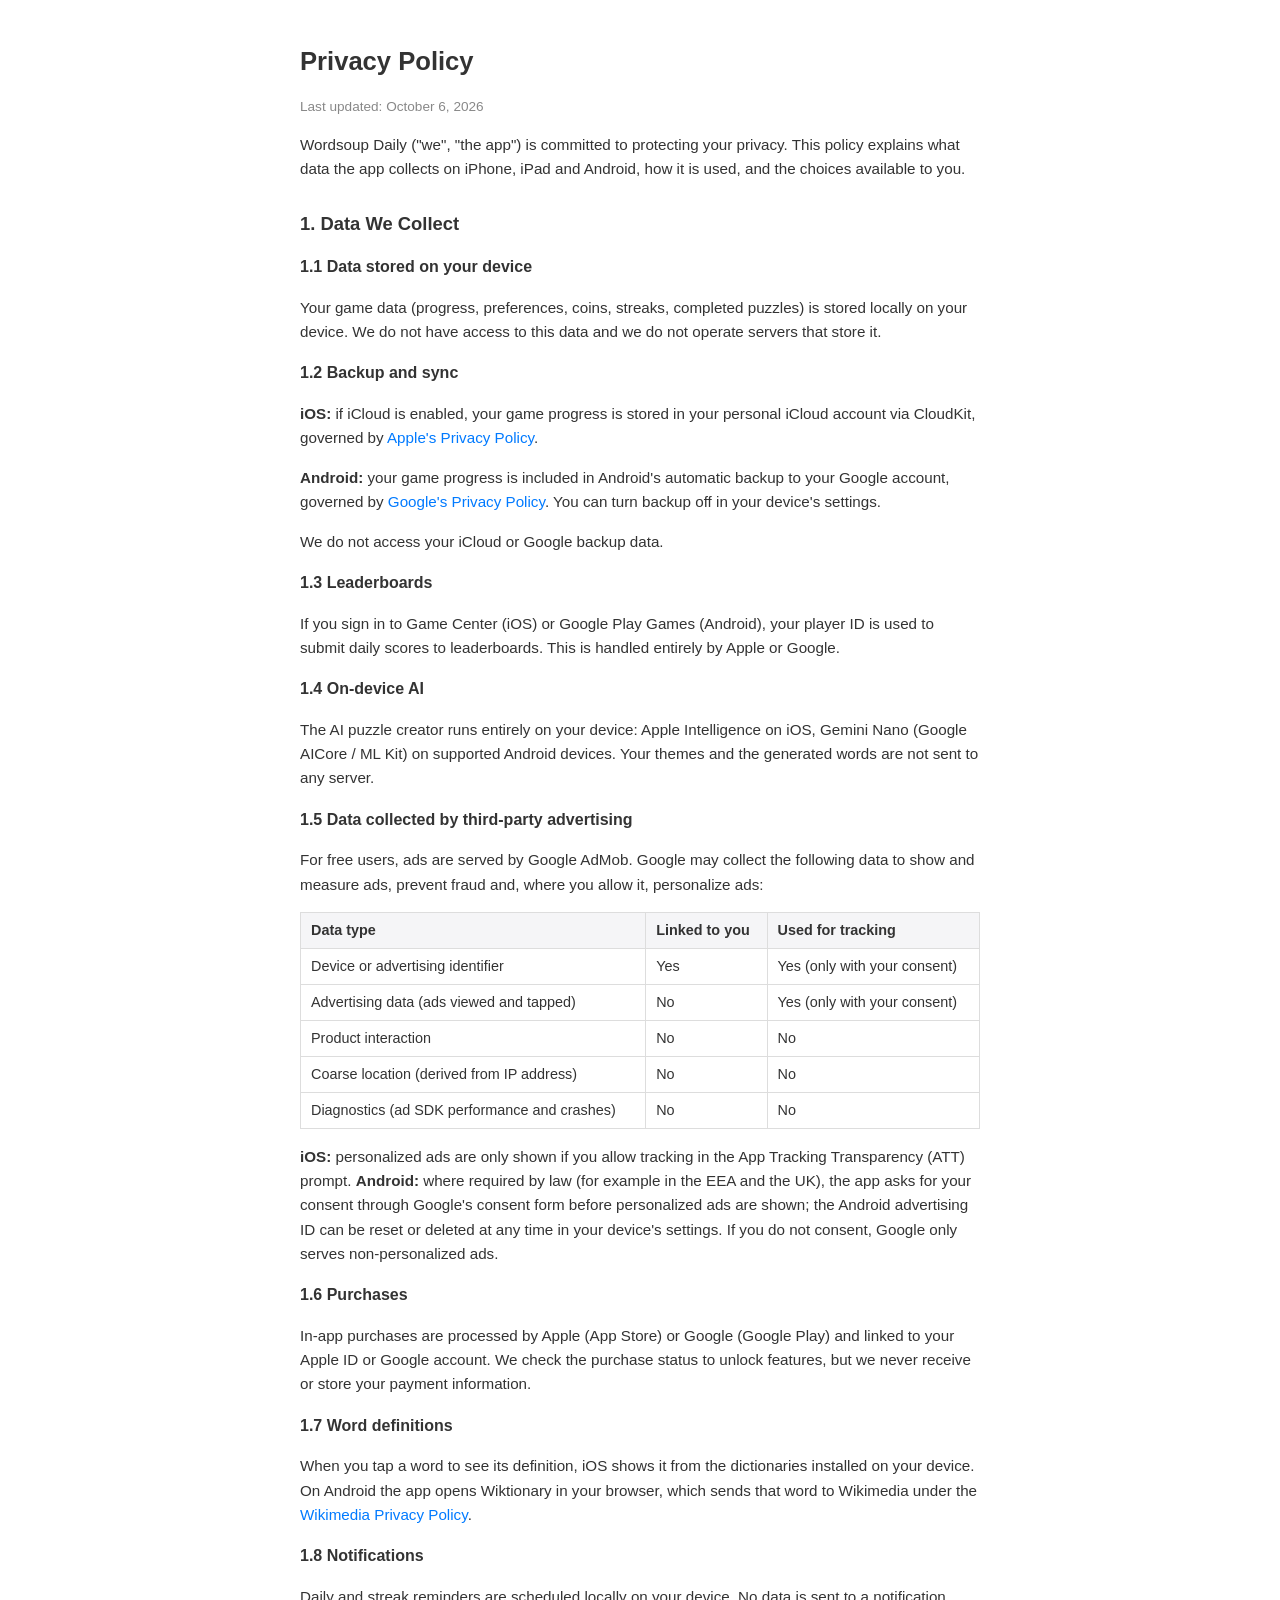
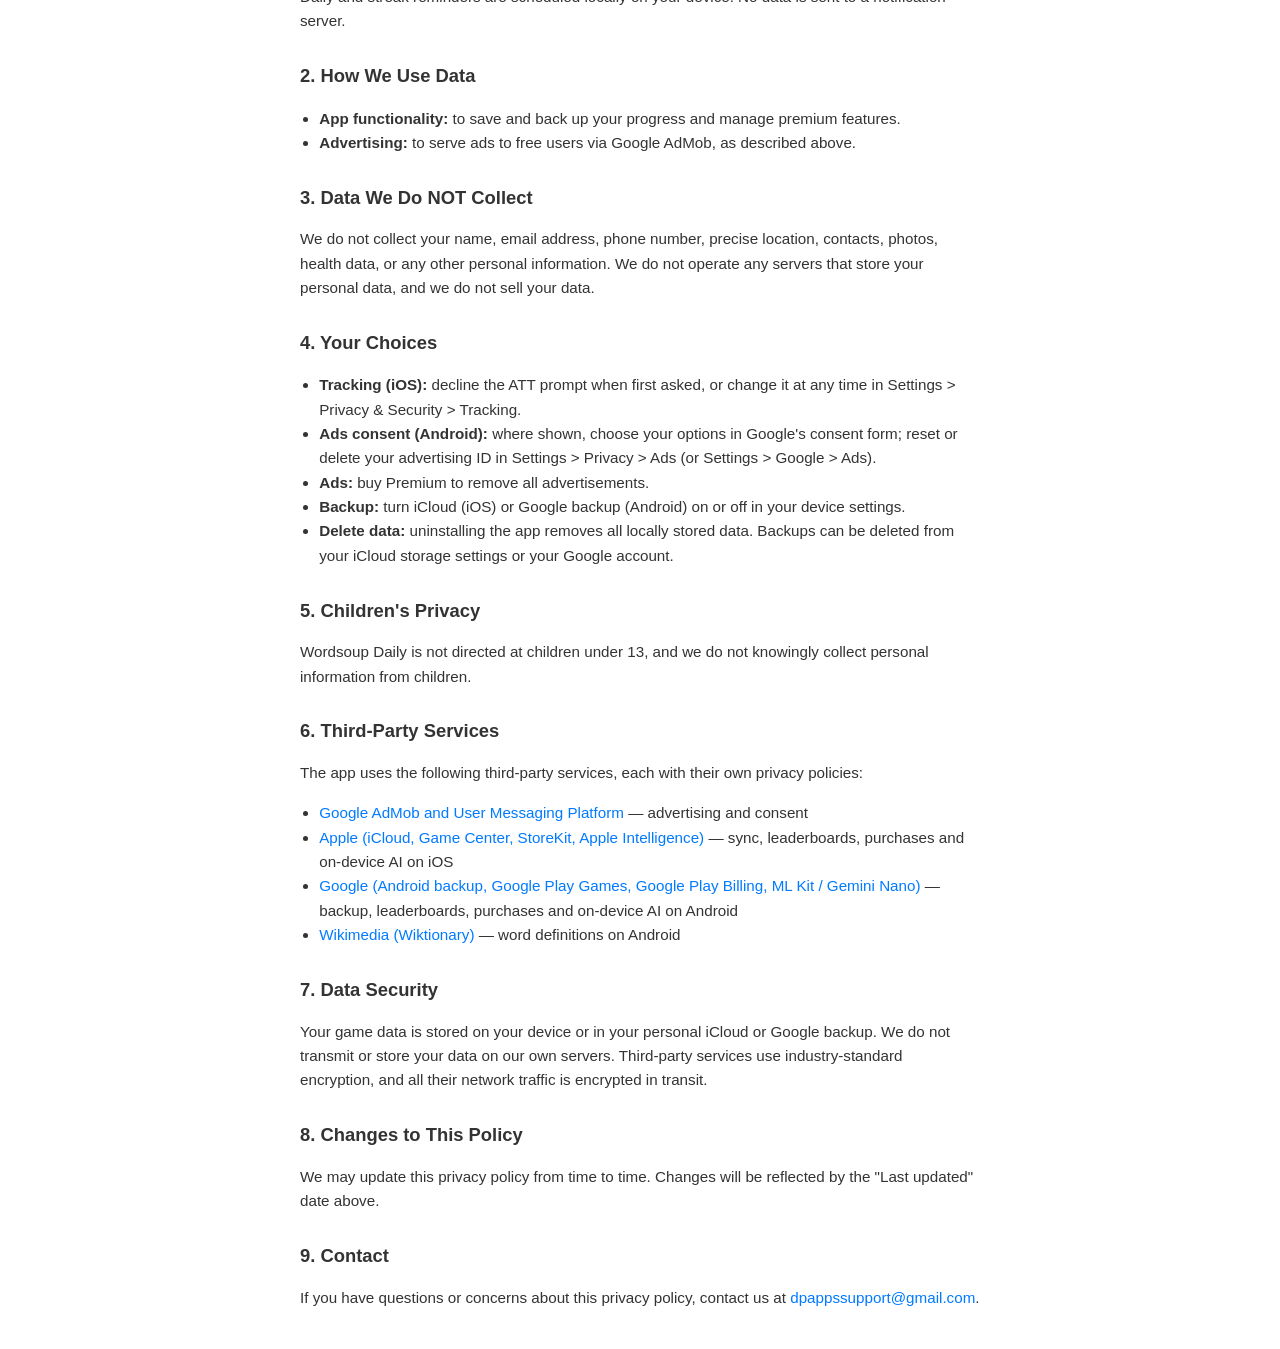
<file: legal/privacywordsoup.html>
<!DOCTYPE html>
<html lang="en">
<head>
<meta charset="UTF-8">
<meta name="viewport" content="width=device-width, initial-scale=1.0">
<title>Privacy Policy - Wordsoup Daily</title>
<style>
  body { font-family: -apple-system, BlinkMacSystemFont, "Segoe UI", Roboto, Helvetica, Arial, sans-serif; line-height: 1.6; color: #333; max-width: 680px; margin: 0 auto; padding: 24px 16px; }
  h1 { font-size: 1.6em; margin-bottom: 0.2em; }
  h2 { font-size: 1.15em; margin-top: 1.5em; }
  h3 { font-size: 1em; margin-top: 1em; }
  p, li { font-size: 0.95em; }
  .updated { color: #888; font-size: 0.85em; }
  ul { padding-left: 1.2em; }
  a { color: #007AFF; text-decoration: none; }
  table { border-collapse: collapse; width: 100%; margin: 0.8em 0; font-size: 0.9em; }
  th, td { text-align: left; padding: 6px 10px; border: 1px solid #ddd; }
  th { background: #f5f5f7; }
</style>
</head>
<body>
<h1>Privacy Policy</h1>
<p class="updated">Last updated: October 6, 2026</p>

<p>Wordsoup Daily ("we", "the app") is committed to protecting your privacy. This policy explains what data the app collects on iPhone, iPad and Android, how it is used, and the choices available to you.</p>

<h2>1. Data We Collect</h2>

<h3>1.1 Data stored on your device</h3>
<p>Your game data (progress, preferences, coins, streaks, completed puzzles) is stored locally on your device. We do not have access to this data and we do not operate servers that store it.</p>

<h3>1.2 Backup and sync</h3>
<p><strong>iOS:</strong> if iCloud is enabled, your game progress is stored in your personal iCloud account via CloudKit, governed by <a href="https://www.apple.com/legal/privacy/">Apple's Privacy Policy</a>.</p>
<p><strong>Android:</strong> your game progress is included in Android's automatic backup to your Google account, governed by <a href="https://policies.google.com/privacy">Google's Privacy Policy</a>. You can turn backup off in your device's settings.</p>
<p>We do not access your iCloud or Google backup data.</p>

<h3>1.3 Leaderboards</h3>
<p>If you sign in to Game Center (iOS) or Google Play Games (Android), your player ID is used to submit daily scores to leaderboards. This is handled entirely by Apple or Google.</p>

<h3>1.4 On-device AI</h3>
<p>The AI puzzle creator runs entirely on your device: Apple Intelligence on iOS, Gemini Nano (Google AICore / ML Kit) on supported Android devices. Your themes and the generated words are not sent to any server.</p>

<h3>1.5 Data collected by third-party advertising</h3>
<p>For free users, ads are served by Google AdMob. Google may collect the following data to show and measure ads, prevent fraud and, where you allow it, personalize ads:</p>

<table>
  <tr><th>Data type</th><th>Linked to you</th><th>Used for tracking</th></tr>
  <tr><td>Device or advertising identifier</td><td>Yes</td><td>Yes (only with your consent)</td></tr>
  <tr><td>Advertising data (ads viewed and tapped)</td><td>No</td><td>Yes (only with your consent)</td></tr>
  <tr><td>Product interaction</td><td>No</td><td>No</td></tr>
  <tr><td>Coarse location (derived from IP address)</td><td>No</td><td>No</td></tr>
  <tr><td>Diagnostics (ad SDK performance and crashes)</td><td>No</td><td>No</td></tr>
</table>

<p><strong>iOS:</strong> personalized ads are only shown if you allow tracking in the App Tracking Transparency (ATT) prompt. <strong>Android:</strong> where required by law (for example in the EEA and the UK), the app asks for your consent through Google's consent form before personalized ads are shown; the Android advertising ID can be reset or deleted at any time in your device's settings. If you do not consent, Google only serves non-personalized ads.</p>

<h3>1.6 Purchases</h3>
<p>In-app purchases are processed by Apple (App Store) or Google (Google Play) and linked to your Apple ID or Google account. We check the purchase status to unlock features, but we never receive or store your payment information.</p>

<h3>1.7 Word definitions</h3>
<p>When you tap a word to see its definition, iOS shows it from the dictionaries installed on your device. On Android the app opens Wiktionary in your browser, which sends that word to Wikimedia under the <a href="https://foundation.wikimedia.org/wiki/Policy:Privacy_policy">Wikimedia Privacy Policy</a>.</p>

<h3>1.8 Notifications</h3>
<p>Daily and streak reminders are scheduled locally on your device. No data is sent to a notification server.</p>

<h2>2. How We Use Data</h2>
<ul>
  <li><strong>App functionality:</strong> to save and back up your progress and manage premium features.</li>
  <li><strong>Advertising:</strong> to serve ads to free users via Google AdMob, as described above.</li>
</ul>

<h2>3. Data We Do NOT Collect</h2>
<p>We do not collect your name, email address, phone number, precise location, contacts, photos, health data, or any other personal information. We do not operate any servers that store your personal data, and we do not sell your data.</p>

<h2>4. Your Choices</h2>
<ul>
  <li><strong>Tracking (iOS):</strong> decline the ATT prompt when first asked, or change it at any time in Settings &gt; Privacy &amp; Security &gt; Tracking.</li>
  <li><strong>Ads consent (Android):</strong> where shown, choose your options in Google's consent form; reset or delete your advertising ID in Settings &gt; Privacy &gt; Ads (or Settings &gt; Google &gt; Ads).</li>
  <li><strong>Ads:</strong> buy Premium to remove all advertisements.</li>
  <li><strong>Backup:</strong> turn iCloud (iOS) or Google backup (Android) on or off in your device settings.</li>
  <li><strong>Delete data:</strong> uninstalling the app removes all locally stored data. Backups can be deleted from your iCloud storage settings or your Google account.</li>
</ul>

<h2>5. Children's Privacy</h2>
<p>Wordsoup Daily is not directed at children under 13, and we do not knowingly collect personal information from children.</p>

<h2>6. Third-Party Services</h2>
<p>The app uses the following third-party services, each with their own privacy policies:</p>
<ul>
  <li><a href="https://policies.google.com/privacy">Google AdMob and User Messaging Platform</a> — advertising and consent</li>
  <li><a href="https://www.apple.com/legal/privacy/">Apple (iCloud, Game Center, StoreKit, Apple Intelligence)</a> — sync, leaderboards, purchases and on-device AI on iOS</li>
  <li><a href="https://policies.google.com/privacy">Google (Android backup, Google Play Games, Google Play Billing, ML Kit / Gemini Nano)</a> — backup, leaderboards, purchases and on-device AI on Android</li>
  <li><a href="https://foundation.wikimedia.org/wiki/Policy:Privacy_policy">Wikimedia (Wiktionary)</a> — word definitions on Android</li>
</ul>

<h2>7. Data Security</h2>
<p>Your game data is stored on your device or in your personal iCloud or Google backup. We do not transmit or store your data on our own servers. Third-party services use industry-standard encryption, and all their network traffic is encrypted in transit.</p>

<h2>8. Changes to This Policy</h2>
<p>We may update this privacy policy from time to time. Changes will be reflected by the "Last updated" date above.</p>

<h2>9. Contact</h2>
<p>If you have questions or concerns about this privacy policy, contact us at <a href="mailto:dpappssupport@gmail.com">dpappssupport@gmail.com</a>.</p>
</body>
</html>
</file>
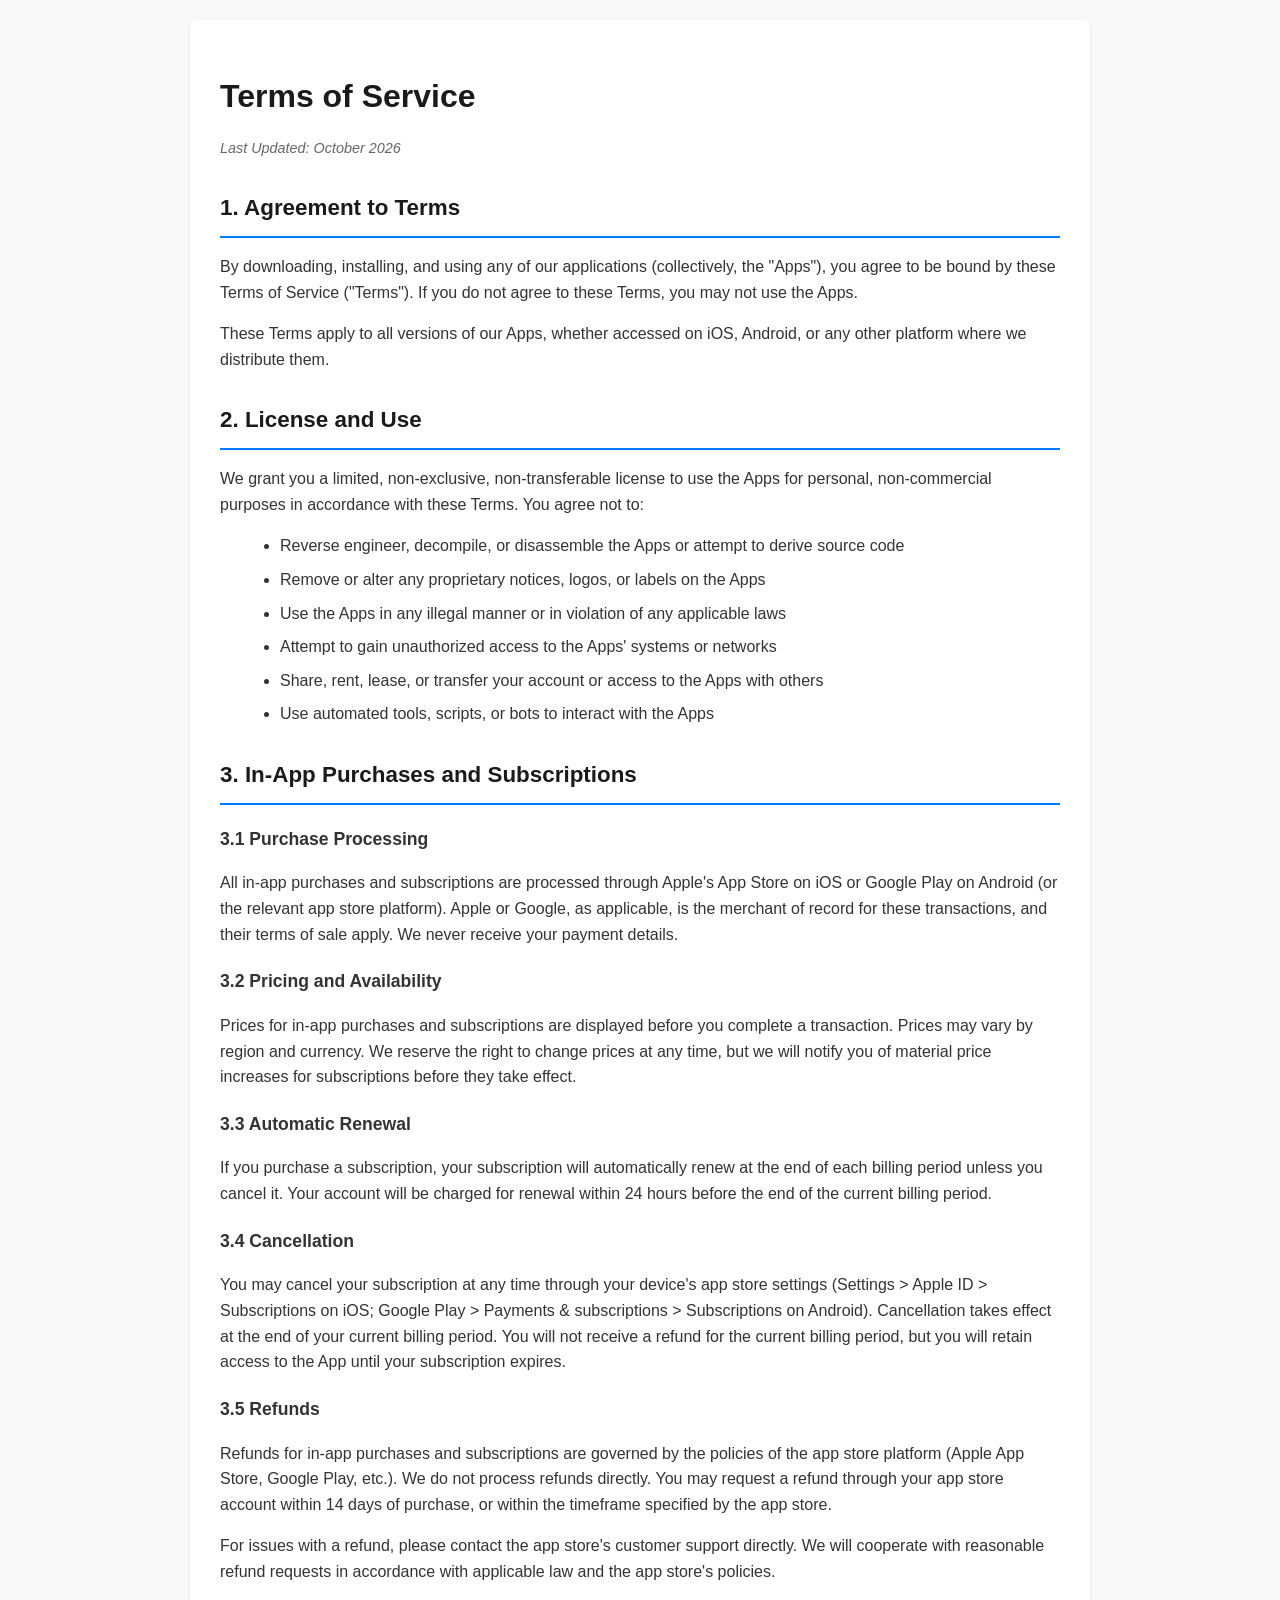
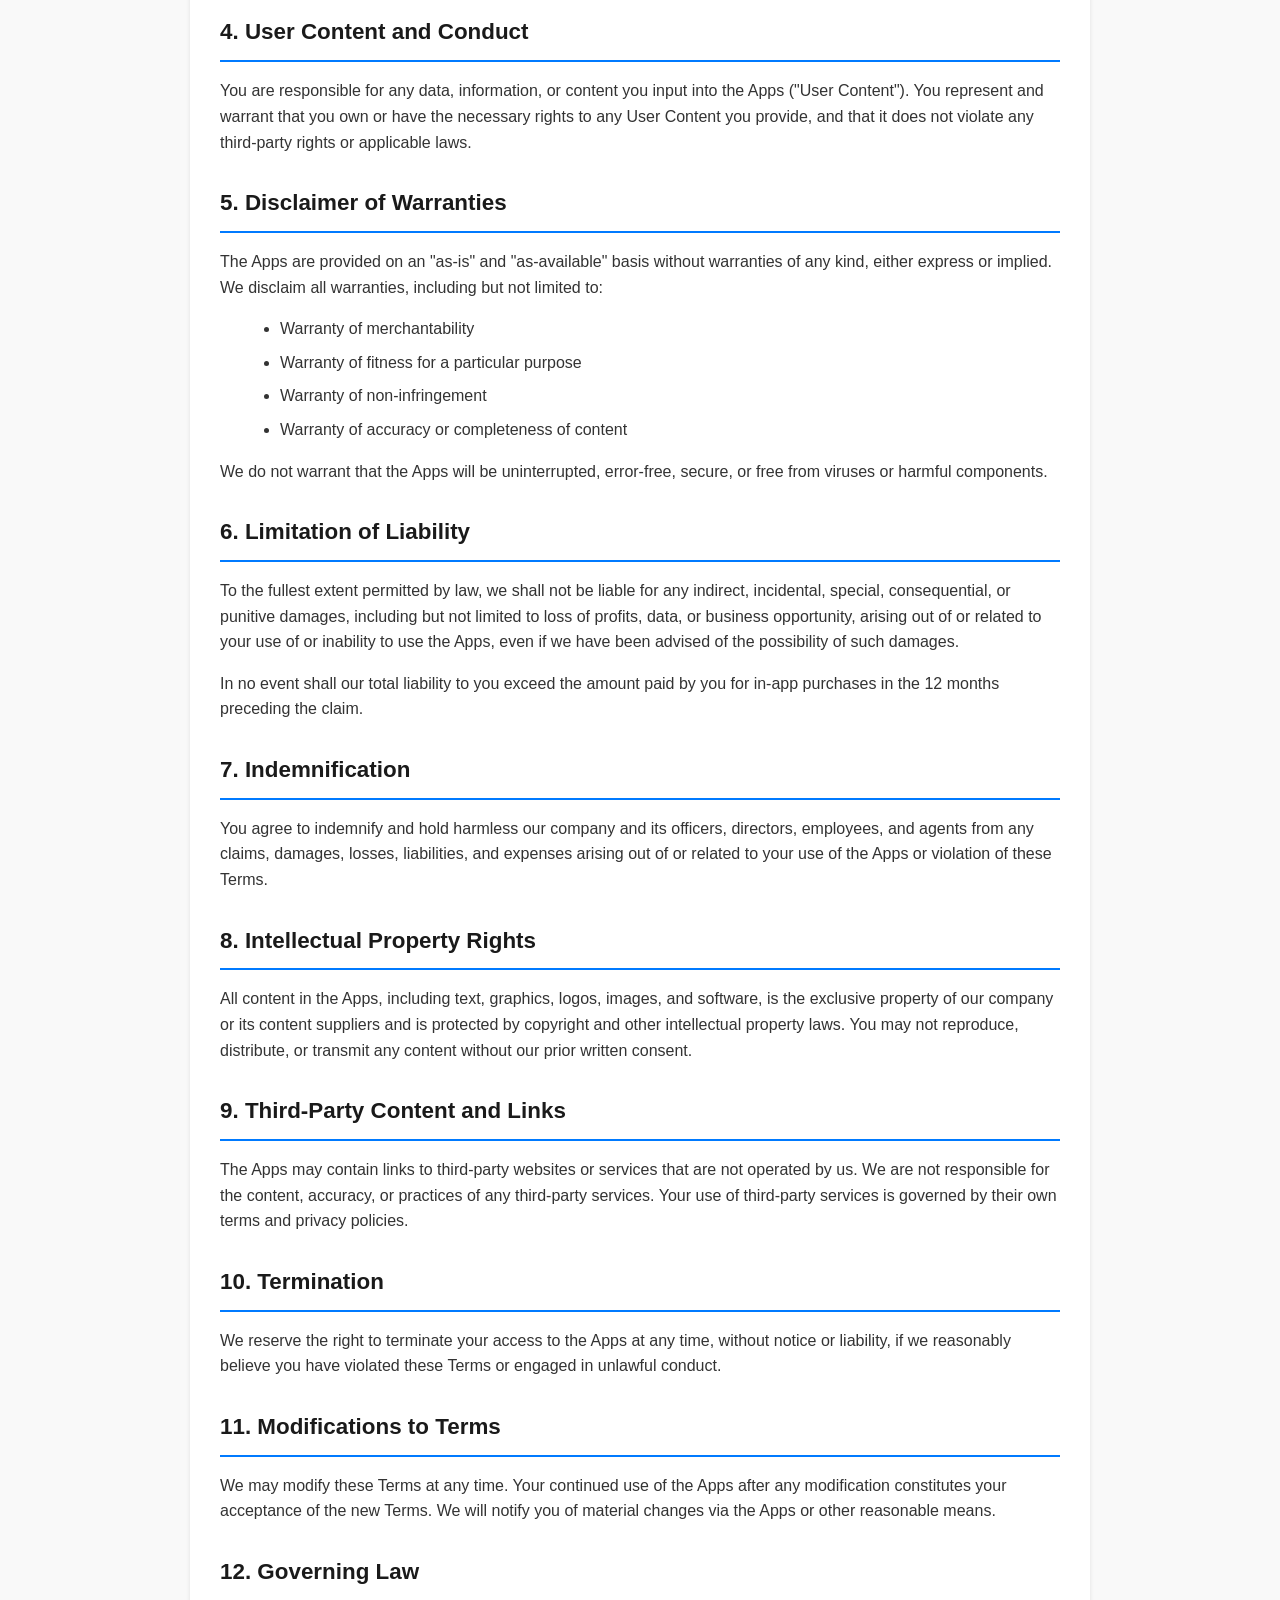
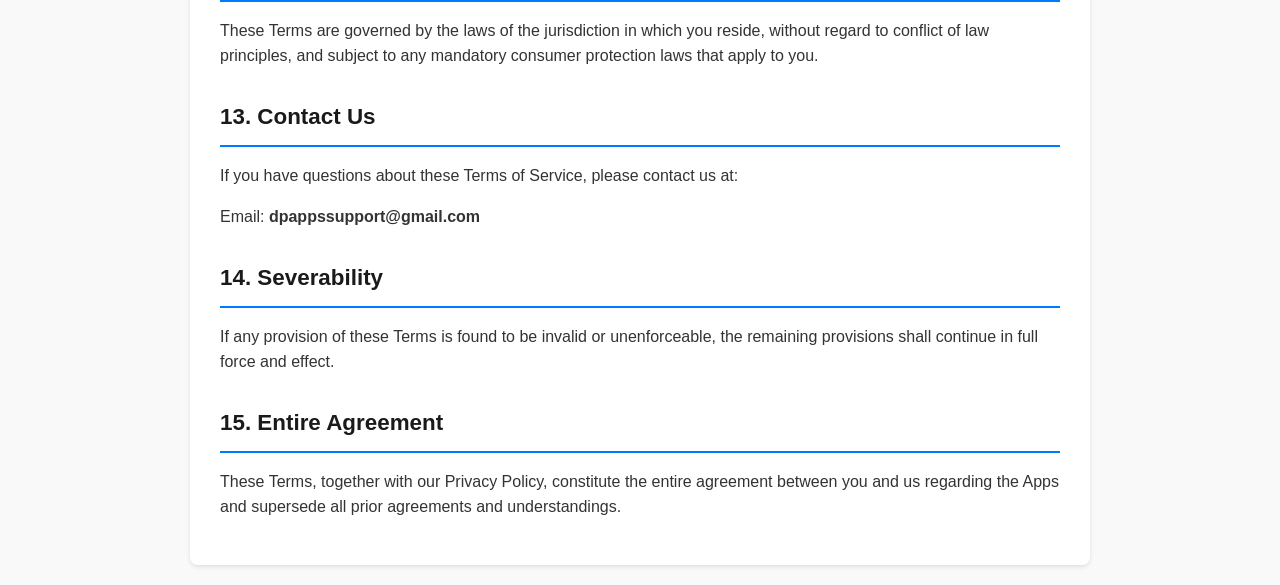
<file: legal/terms-of-service.html>
<!DOCTYPE html>
<html lang="en">
<head>
    <meta charset="UTF-8">
    <meta name="viewport" content="width=device-width, initial-scale=1.0">
    <title>Terms of Service</title>
    <style>
        body {
            font-family: -apple-system, BlinkMacSystemFont, 'Segoe UI', Roboto, Oxygen, Ubuntu, Cantarell, sans-serif;
            line-height: 1.6;
            max-width: 900px;
            margin: 0 auto;
            padding: 20px;
            color: #333;
            background-color: #f9f9f9;
        }
        h1 {
            font-size: 2em;
            margin-bottom: 10px;
            color: #1a1a1a;
        }
        h2 {
            font-size: 1.4em;
            margin-top: 30px;
            margin-bottom: 15px;
            color: #1a1a1a;
            border-bottom: 2px solid #007AFF;
            padding-bottom: 10px;
        }
        h3 {
            font-size: 1.1em;
            margin-top: 20px;
            color: #333;
        }
        p {
            margin-bottom: 15px;
        }
        ul {
            margin-left: 20px;
            margin-bottom: 15px;
        }
        li {
            margin-bottom: 8px;
        }
        .last-updated {
            font-size: 0.9em;
            color: #666;
            font-style: italic;
            margin-bottom: 30px;
        }
        .container {
            background: white;
            padding: 30px;
            border-radius: 8px;
            box-shadow: 0 2px 4px rgba(0,0,0,0.1);
        }
    </style>
</head>
<body>
    <div class="container">
        <h1>Terms of Service</h1>
        <p class="last-updated">Last Updated: October 2026</p>

        <h2>1. Agreement to Terms</h2>
        <p>By downloading, installing, and using any of our applications (collectively, the "Apps"), you agree to be bound by these Terms of Service ("Terms"). If you do not agree to these Terms, you may not use the Apps.</p>
        <p>These Terms apply to all versions of our Apps, whether accessed on iOS, Android, or any other platform where we distribute them.</p>

        <h2>2. License and Use</h2>
        <p>We grant you a limited, non-exclusive, non-transferable license to use the Apps for personal, non-commercial purposes in accordance with these Terms. You agree not to:</p>
        <ul>
            <li>Reverse engineer, decompile, or disassemble the Apps or attempt to derive source code</li>
            <li>Remove or alter any proprietary notices, logos, or labels on the Apps</li>
            <li>Use the Apps in any illegal manner or in violation of any applicable laws</li>
            <li>Attempt to gain unauthorized access to the Apps' systems or networks</li>
            <li>Share, rent, lease, or transfer your account or access to the Apps with others</li>
            <li>Use automated tools, scripts, or bots to interact with the Apps</li>
        </ul>

        <h2>3. In-App Purchases and Subscriptions</h2>
        <h3>3.1 Purchase Processing</h3>
        <p>All in-app purchases and subscriptions are processed through Apple's App Store on iOS or Google Play on Android (or the relevant app store platform). Apple or Google, as applicable, is the merchant of record for these transactions, and their terms of sale apply. We never receive your payment details.</p>

        <h3>3.2 Pricing and Availability</h3>
        <p>Prices for in-app purchases and subscriptions are displayed before you complete a transaction. Prices may vary by region and currency. We reserve the right to change prices at any time, but we will notify you of material price increases for subscriptions before they take effect.</p>

        <h3>3.3 Automatic Renewal</h3>
        <p>If you purchase a subscription, your subscription will automatically renew at the end of each billing period unless you cancel it. Your account will be charged for renewal within 24 hours before the end of the current billing period.</p>

        <h3>3.4 Cancellation</h3>
        <p>You may cancel your subscription at any time through your device's app store settings (Settings &gt; Apple ID &gt; Subscriptions on iOS; Google Play &gt; Payments &amp; subscriptions &gt; Subscriptions on Android). Cancellation takes effect at the end of your current billing period. You will not receive a refund for the current billing period, but you will retain access to the App until your subscription expires.</p>

        <h3>3.5 Refunds</h3>
        <p>Refunds for in-app purchases and subscriptions are governed by the policies of the app store platform (Apple App Store, Google Play, etc.). We do not process refunds directly. You may request a refund through your app store account within 14 days of purchase, or within the timeframe specified by the app store.</p>
        <p>For issues with a refund, please contact the app store's customer support directly. We will cooperate with reasonable refund requests in accordance with applicable law and the app store's policies.</p>

        <h2>4. User Content and Conduct</h2>
        <p>You are responsible for any data, information, or content you input into the Apps ("User Content"). You represent and warrant that you own or have the necessary rights to any User Content you provide, and that it does not violate any third-party rights or applicable laws.</p>

        <h2>5. Disclaimer of Warranties</h2>
        <p>The Apps are provided on an "as-is" and "as-available" basis without warranties of any kind, either express or implied. We disclaim all warranties, including but not limited to:</p>
        <ul>
            <li>Warranty of merchantability</li>
            <li>Warranty of fitness for a particular purpose</li>
            <li>Warranty of non-infringement</li>
            <li>Warranty of accuracy or completeness of content</li>
        </ul>
        <p>We do not warrant that the Apps will be uninterrupted, error-free, secure, or free from viruses or harmful components.</p>

        <h2>6. Limitation of Liability</h2>
        <p>To the fullest extent permitted by law, we shall not be liable for any indirect, incidental, special, consequential, or punitive damages, including but not limited to loss of profits, data, or business opportunity, arising out of or related to your use of or inability to use the Apps, even if we have been advised of the possibility of such damages.</p>
        <p>In no event shall our total liability to you exceed the amount paid by you for in-app purchases in the 12 months preceding the claim.</p>

        <h2>7. Indemnification</h2>
        <p>You agree to indemnify and hold harmless our company and its officers, directors, employees, and agents from any claims, damages, losses, liabilities, and expenses arising out of or related to your use of the Apps or violation of these Terms.</p>

        <h2>8. Intellectual Property Rights</h2>
        <p>All content in the Apps, including text, graphics, logos, images, and software, is the exclusive property of our company or its content suppliers and is protected by copyright and other intellectual property laws. You may not reproduce, distribute, or transmit any content without our prior written consent.</p>

        <h2>9. Third-Party Content and Links</h2>
        <p>The Apps may contain links to third-party websites or services that are not operated by us. We are not responsible for the content, accuracy, or practices of any third-party services. Your use of third-party services is governed by their own terms and privacy policies.</p>

        <h2>10. Termination</h2>
        <p>We reserve the right to terminate your access to the Apps at any time, without notice or liability, if we reasonably believe you have violated these Terms or engaged in unlawful conduct.</p>

        <h2>11. Modifications to Terms</h2>
        <p>We may modify these Terms at any time. Your continued use of the Apps after any modification constitutes your acceptance of the new Terms. We will notify you of material changes via the Apps or other reasonable means.</p>

        <h2>12. Governing Law</h2>
        <p>These Terms are governed by the laws of the jurisdiction in which you reside, without regard to conflict of law principles, and subject to any mandatory consumer protection laws that apply to you.</p>

        <h2>13. Contact Us</h2>
        <p>If you have questions about these Terms of Service, please contact us at:</p>
        <p>
            Email: <strong>dpappssupport@gmail.com</strong><br>
        </p>

        <h2>14. Severability</h2>
        <p>If any provision of these Terms is found to be invalid or unenforceable, the remaining provisions shall continue in full force and effect.</p>

        <h2>15. Entire Agreement</h2>
        <p>These Terms, together with our Privacy Policy, constitute the entire agreement between you and us regarding the Apps and supersede all prior agreements and understandings.</p>
    </div>
</body>
</html>
</file>
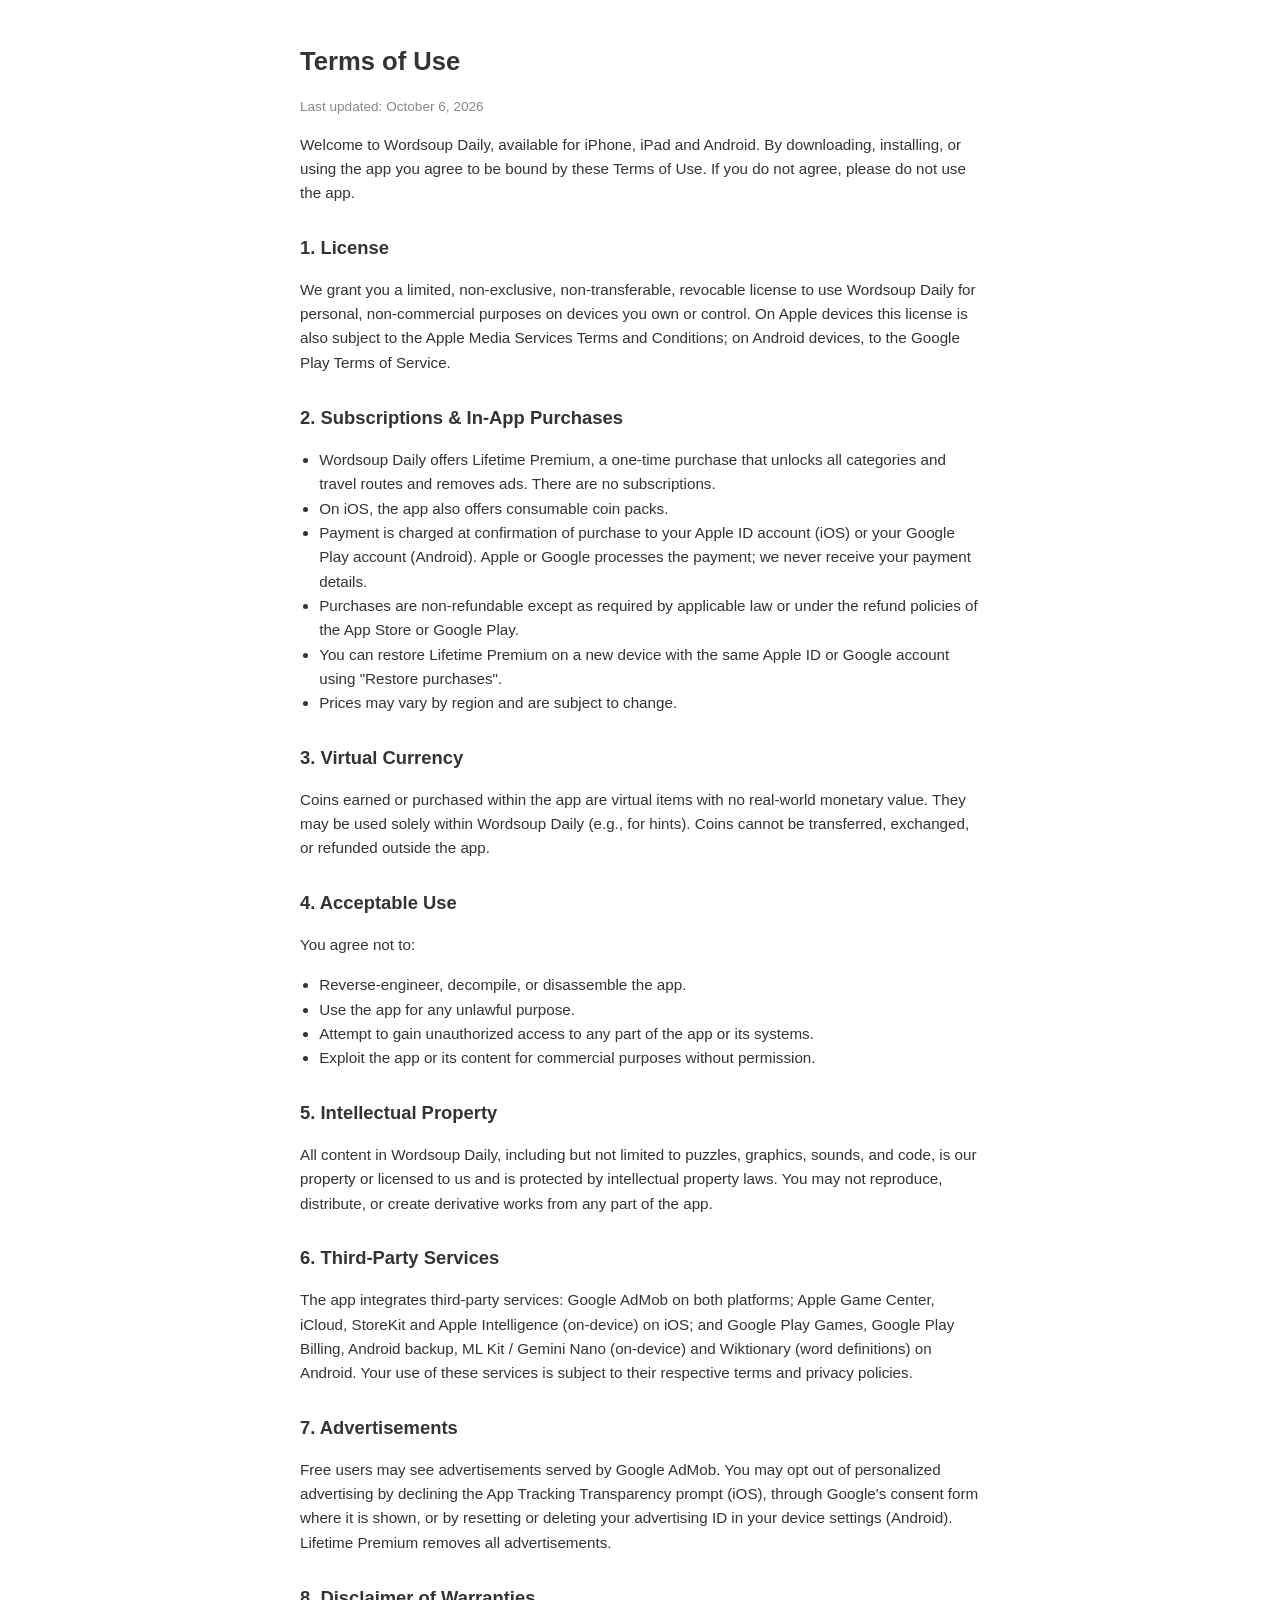
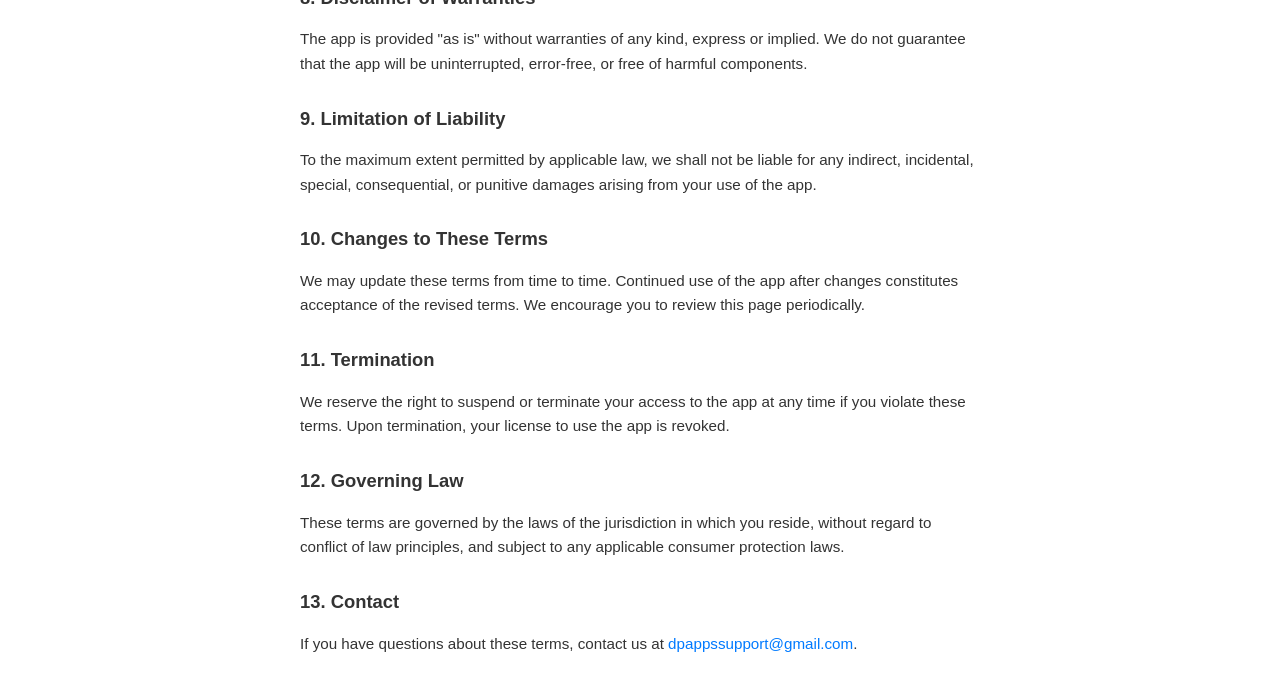
<file: legal/termswordsoup.html>
<!DOCTYPE html>
<html lang="en">
<head>
<meta charset="UTF-8">
<meta name="viewport" content="width=device-width, initial-scale=1.0">
<title>Terms of Use - Wordsoup Daily</title>
<style>
  body { font-family: -apple-system, BlinkMacSystemFont, "Segoe UI", Roboto, Helvetica, Arial, sans-serif; line-height: 1.6; color: #333; max-width: 680px; margin: 0 auto; padding: 24px 16px; }
  h1 { font-size: 1.6em; margin-bottom: 0.2em; }
  h2 { font-size: 1.15em; margin-top: 1.5em; }
  p, li { font-size: 0.95em; }
  .updated { color: #888; font-size: 0.85em; }
  ul { padding-left: 1.2em; }
  a { color: #007AFF; text-decoration: none; }
</style>
</head>
<body>
<h1>Terms of Use</h1>
<p class="updated">Last updated: October 6, 2026</p>

<p>Welcome to Wordsoup Daily, available for iPhone, iPad and Android. By downloading, installing, or using the app you agree to be bound by these Terms of Use. If you do not agree, please do not use the app.</p>

<h2>1. License</h2>
<p>We grant you a limited, non-exclusive, non-transferable, revocable license to use Wordsoup Daily for personal, non-commercial purposes on devices you own or control. On Apple devices this license is also subject to the Apple Media Services Terms and Conditions; on Android devices, to the Google Play Terms of Service.</p>

<h2>2. Subscriptions &amp; In-App Purchases</h2>
<ul>
  <li>Wordsoup Daily offers Lifetime Premium, a one-time purchase that unlocks all categories and travel routes and removes ads. There are no subscriptions.</li>
  <li>On iOS, the app also offers consumable coin packs.</li>
  <li>Payment is charged at confirmation of purchase to your Apple ID account (iOS) or your Google Play account (Android). Apple or Google processes the payment; we never receive your payment details.</li>
  <li>Purchases are non-refundable except as required by applicable law or under the refund policies of the App Store or Google Play.</li>
  <li>You can restore Lifetime Premium on a new device with the same Apple ID or Google account using "Restore purchases".</li>
  <li>Prices may vary by region and are subject to change.</li>
</ul>

<h2>3. Virtual Currency</h2>
<p>Coins earned or purchased within the app are virtual items with no real-world monetary value. They may be used solely within Wordsoup Daily (e.g., for hints). Coins cannot be transferred, exchanged, or refunded outside the app.</p>

<h2>4. Acceptable Use</h2>
<p>You agree not to:</p>
<ul>
  <li>Reverse-engineer, decompile, or disassemble the app.</li>
  <li>Use the app for any unlawful purpose.</li>
  <li>Attempt to gain unauthorized access to any part of the app or its systems.</li>
  <li>Exploit the app or its content for commercial purposes without permission.</li>
</ul>

<h2>5. Intellectual Property</h2>
<p>All content in Wordsoup Daily, including but not limited to puzzles, graphics, sounds, and code, is our property or licensed to us and is protected by intellectual property laws. You may not reproduce, distribute, or create derivative works from any part of the app.</p>

<h2>6. Third-Party Services</h2>
<p>The app integrates third-party services: Google AdMob on both platforms; Apple Game Center, iCloud, StoreKit and Apple Intelligence (on-device) on iOS; and Google Play Games, Google Play Billing, Android backup, ML Kit / Gemini Nano (on-device) and Wiktionary (word definitions) on Android. Your use of these services is subject to their respective terms and privacy policies.</p>

<h2>7. Advertisements</h2>
<p>Free users may see advertisements served by Google AdMob. You may opt out of personalized advertising by declining the App Tracking Transparency prompt (iOS), through Google's consent form where it is shown, or by resetting or deleting your advertising ID in your device settings (Android). Lifetime Premium removes all advertisements.</p>

<h2>8. Disclaimer of Warranties</h2>
<p>The app is provided "as is" without warranties of any kind, express or implied. We do not guarantee that the app will be uninterrupted, error-free, or free of harmful components.</p>

<h2>9. Limitation of Liability</h2>
<p>To the maximum extent permitted by applicable law, we shall not be liable for any indirect, incidental, special, consequential, or punitive damages arising from your use of the app.</p>

<h2>10. Changes to These Terms</h2>
<p>We may update these terms from time to time. Continued use of the app after changes constitutes acceptance of the revised terms. We encourage you to review this page periodically.</p>

<h2>11. Termination</h2>
<p>We reserve the right to suspend or terminate your access to the app at any time if you violate these terms. Upon termination, your license to use the app is revoked.</p>

<h2>12. Governing Law</h2>
<p>These terms are governed by the laws of the jurisdiction in which you reside, without regard to conflict of law principles, and subject to any applicable consumer protection laws.</p>

<h2>13. Contact</h2>
<p>If you have questions about these terms, contact us at <a href="mailto:dpappssupport@gmail.com">dpappssupport@gmail.com</a>.</p>
</body>
</html>
</file>
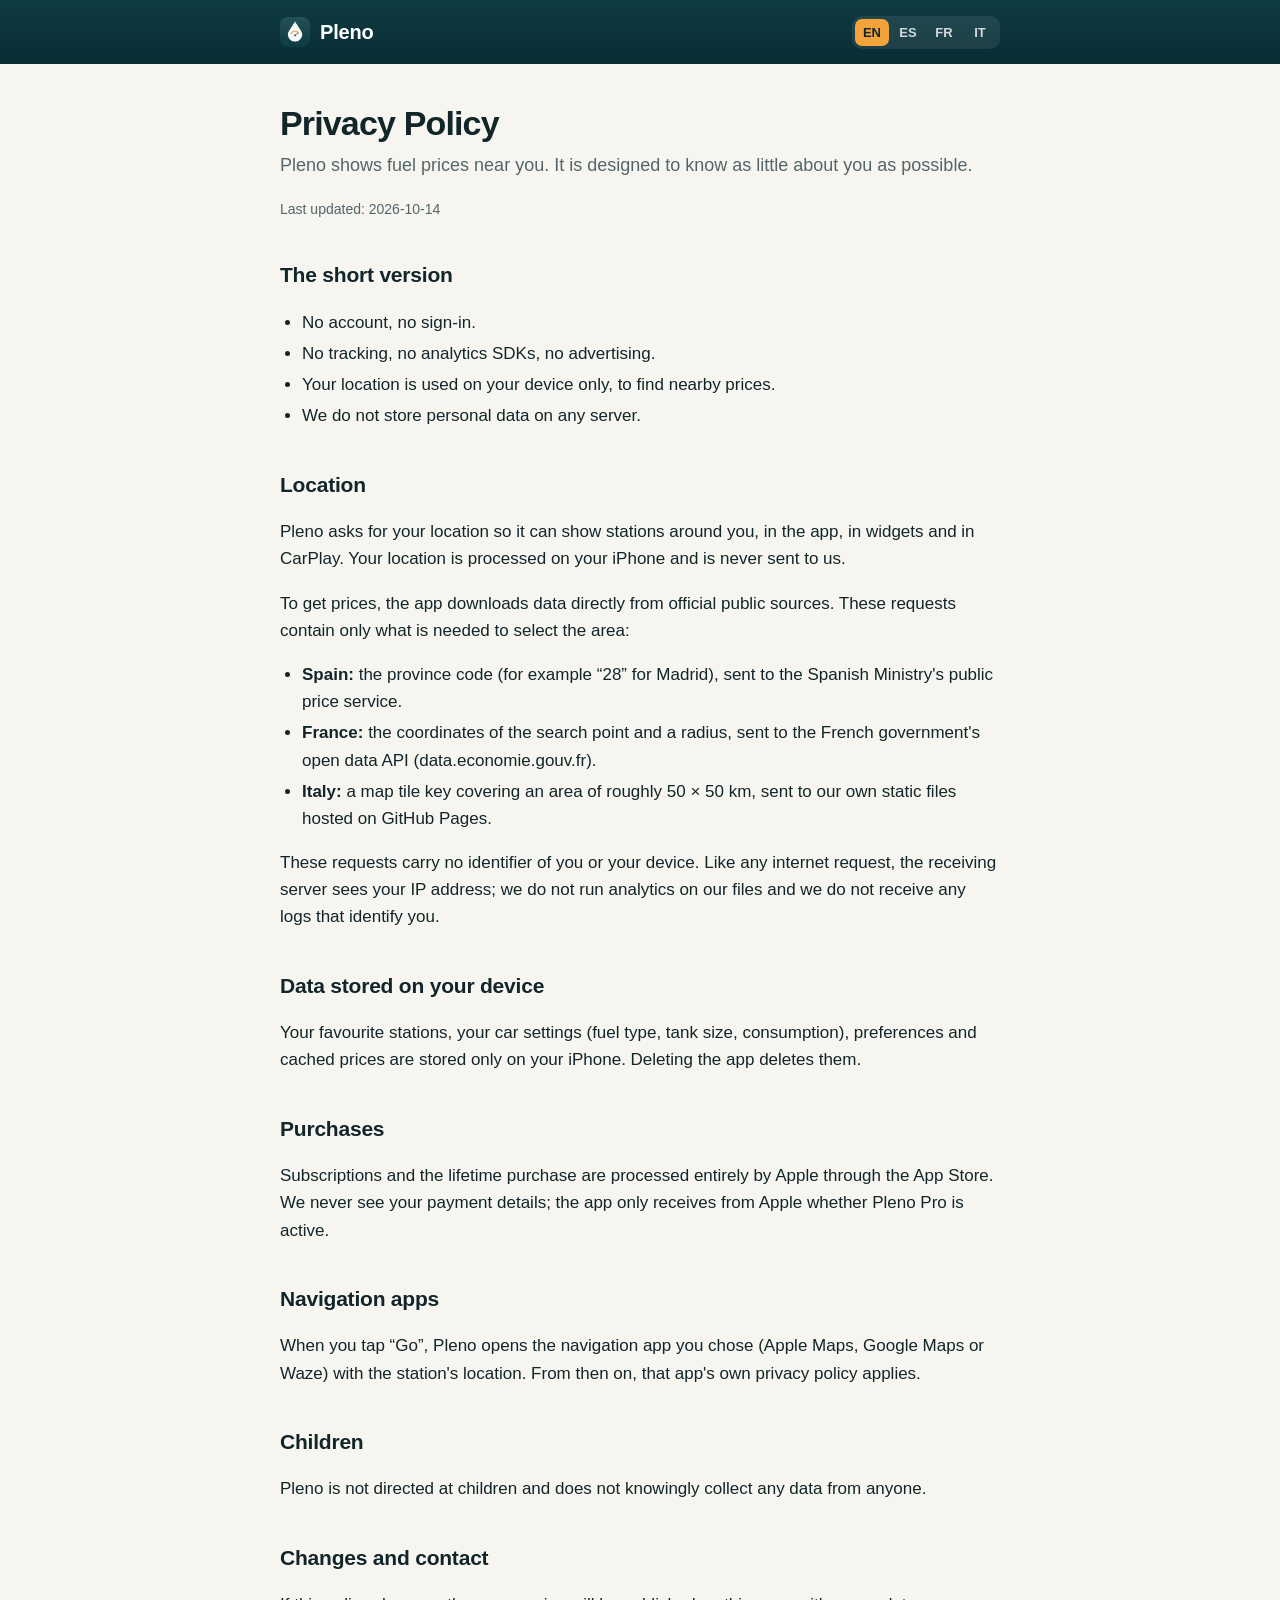
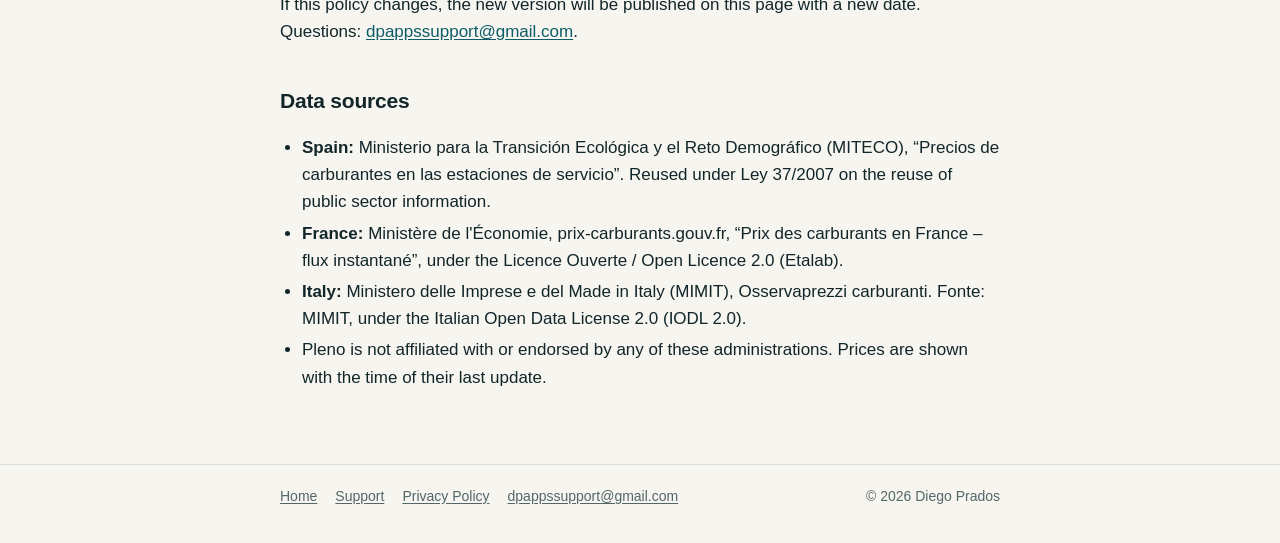
<file: pleno/privacy.html>
<!doctype html>
<html lang="en">
<head>
<meta charset="utf-8">
<meta name="viewport" content="width=device-width, initial-scale=1, viewport-fit=cover">
<title>Privacy Policy · Pleno</title>
<meta name="description" content="How Pleno handles your data: no account, no tracking, your location stays on your iPhone.">
<meta name="theme-color" content="#0E3B43">
<meta name="color-scheme" content="light dark">
<link rel="canonical" href="https://dprados.github.io/pleno/privacy.html">
<link rel="alternate" hreflang="en" href="https://dprados.github.io/pleno/privacy.html?lang=en">
<link rel="alternate" hreflang="es" href="https://dprados.github.io/pleno/privacy.html?lang=es">
<link rel="alternate" hreflang="fr" href="https://dprados.github.io/pleno/privacy.html?lang=fr">
<link rel="alternate" hreflang="it" href="https://dprados.github.io/pleno/privacy.html?lang=it">
<link rel="icon" type="image/png" href="img/favicon-64.png">
<link rel="apple-touch-icon" href="img/apple-touch-icon.png">
<meta property="og:type" content="website">
<meta property="og:site_name" content="Pleno">
<meta property="og:title" content="Privacy Policy · Pleno">
<meta property="og:description" content="How Pleno handles your data: no account, no tracking, your location stays on your iPhone.">
<meta property="og:url" content="https://dprados.github.io/pleno/privacy.html">
<meta property="og:image" content="https://dprados.github.io/pleno/og.png">
<meta name="twitter:card" content="summary_large_image">
<link rel="stylesheet" href="legal.css">
</head>
<body>
<a class="skip" href="#main" data-i18n="a11y.skip">Skip to content</a>
<header class="bar"><div class="inner">
  <a class="brand" href="./" data-keep-lang="./"><img src="img/icon-192.webp" alt="" width="30" height="30">Pleno</a>
  <div class="lang" role="group" data-i18n-aria="a11y.lang" aria-label="Language">
    <button type="button" data-lang-btn="en" lang="en" aria-pressed="true" title="English">EN</button>
    <button type="button" data-lang-btn="es" lang="es" aria-pressed="false" title="Español">ES</button>
    <button type="button" data-lang-btn="fr" lang="fr" aria-pressed="false" title="Français">FR</button>
    <button type="button" data-lang-btn="it" lang="it" aria-pressed="false" title="Italiano">IT</button>
  </div>
</div></header>
<main id="main" data-i18n-html="main">
<h1>Privacy Policy</h1>
<p class="lead">Pleno shows fuel prices near you. It is designed to know as little about you as possible.</p>
<p class="updated">Last updated: 2026-10-14</p>
<h2>The short version</h2>
<ul><li>No account, no sign-in.</li><li>No tracking, no analytics SDKs, no advertising.</li><li>Your location is used on your device only, to find nearby prices.</li><li>We do not store personal data on any server.</li></ul>
<h2>Location</h2>
<p>Pleno asks for your location so it can show stations around you, in the app, in widgets and in CarPlay. Your location is processed on your iPhone and is never sent to us.</p>
<p>To get prices, the app downloads data directly from official public sources. These requests contain only what is needed to select the area:</p><ul><li><strong>Spain:</strong> the province code (for example “28” for Madrid), sent to the Spanish Ministry's public price service.</li><li><strong>France:</strong> the coordinates of the search point and a radius, sent to the French government's open data API (data.economie.gouv.fr).</li><li><strong>Italy:</strong> a map tile key covering an area of roughly 50 × 50 km, sent to our own static files hosted on GitHub Pages.</li></ul><p>These requests carry no identifier of you or your device. Like any internet request, the receiving server sees your IP address; we do not run analytics on our files and we do not receive any logs that identify you.</p>
<h2>Data stored on your device</h2>
<p>Your favourite stations, your car settings (fuel type, tank size, consumption), preferences and cached prices are stored only on your iPhone. Deleting the app deletes them.</p>
<h2>Purchases</h2>
<p>Subscriptions and the lifetime purchase are processed entirely by Apple through the App Store. We never see your payment details; the app only receives from Apple whether Pleno Pro is active.</p>
<h2>Navigation apps</h2>
<p>When you tap “Go”, Pleno opens the navigation app you chose (Apple Maps, Google Maps or Waze) with the station's location. From then on, that app's own privacy policy applies.</p>
<h2>Children</h2>
<p>Pleno is not directed at children and does not knowingly collect any data from anyone.</p>
<h2>Changes and contact</h2>
<p>If this policy changes, the new version will be published on this page with a new date. Questions: <a href="mailto:dpappssupport@gmail.com">dpappssupport@gmail.com</a>.</p>
<h2>Data sources</h2><ul><li><strong>Spain:</strong> Ministerio para la Transición Ecológica y el Reto Demográfico (MITECO), “Precios de carburantes en las estaciones de servicio”. Reused under Ley 37/2007 on the reuse of public sector information.</li><li><strong>France:</strong> Ministère de l'Économie, prix-carburants.gouv.fr, “Prix des carburants en France – flux instantané”, under the Licence Ouverte / Open Licence 2.0 (Etalab).</li><li><strong>Italy:</strong> Ministero delle Imprese e del Made in Italy (MIMIT), Osservaprezzi carburanti. Fonte: MIMIT, under the Italian Open Data License 2.0 (IODL 2.0).</li><li>Pleno is not affiliated with or endorsed by any of these administrations. Prices are shown with the time of their last update.</li></ul>
</main>
<footer><div class="inner">
  <a href="./" data-keep-lang="./" data-i18n="nav.home">Home</a>
  <a href="support.html" data-keep-lang="support.html" data-i18n="nav.support">Support</a>
  <a href="privacy.html" data-keep-lang="privacy.html" data-i18n="nav.privacy">Privacy Policy</a>
  <a href="mailto:dpappssupport@gmail.com">dpappssupport@gmail.com</a>
  <span class="copy">© 2026 Diego Prados</span>
</div></footer>
<noscript><style>.lang{display:none}</style></noscript>
<script>
window.PLENO_STRINGS = {
 "en": {
  "nav.home": "Home",
  "nav.support": "Support",
  "nav.privacy": "Privacy Policy",
  "a11y.lang": "Language",
  "a11y.skip": "Skip to content",
  "nav.get": "Get the app",
  "meta.title": "Privacy Policy · Pleno",
  "meta.desc": "How Pleno handles your data: no account, no tracking, your location stays on your iPhone.",
  "main": "<h1>Privacy Policy<\/h1>\n<p class=\"lead\">Pleno shows fuel prices near you. It is designed to know as little about you as possible.<\/p>\n<p class=\"updated\">Last updated: 2026-10-14<\/p>\n<h2>The short version<\/h2>\n<ul><li>No account, no sign-in.<\/li><li>No tracking, no analytics SDKs, no advertising.<\/li><li>Your location is used on your device only, to find nearby prices.<\/li><li>We do not store personal data on any server.<\/li><\/ul>\n<h2>Location<\/h2>\n<p>Pleno asks for your location so it can show stations around you, in the app, in widgets and in CarPlay. Your location is processed on your iPhone and is never sent to us.<\/p>\n<p>To get prices, the app downloads data directly from official public sources. These requests contain only what is needed to select the area:<\/p><ul><li><strong>Spain:<\/strong> the province code (for example “28” for Madrid), sent to the Spanish Ministry's public price service.<\/li><li><strong>France:<\/strong> the coordinates of the search point and a radius, sent to the French government's open data API (data.economie.gouv.fr).<\/li><li><strong>Italy:<\/strong> a map tile key covering an area of roughly 50 × 50 km, sent to our own static files hosted on GitHub Pages.<\/li><\/ul><p>These requests carry no identifier of you or your device. Like any internet request, the receiving server sees your IP address; we do not run analytics on our files and we do not receive any logs that identify you.<\/p>\n<h2>Data stored on your device<\/h2>\n<p>Your favourite stations, your car settings (fuel type, tank size, consumption), preferences and cached prices are stored only on your iPhone. Deleting the app deletes them.<\/p>\n<h2>Purchases<\/h2>\n<p>Subscriptions and the lifetime purchase are processed entirely by Apple through the App Store. We never see your payment details; the app only receives from Apple whether Pleno Pro is active.<\/p>\n<h2>Navigation apps<\/h2>\n<p>When you tap “Go”, Pleno opens the navigation app you chose (Apple Maps, Google Maps or Waze) with the station's location. From then on, that app's own privacy policy applies.<\/p>\n<h2>Children<\/h2>\n<p>Pleno is not directed at children and does not knowingly collect any data from anyone.<\/p>\n<h2>Changes and contact<\/h2>\n<p>If this policy changes, the new version will be published on this page with a new date. Questions: <a href=\"mailto:dpappssupport@gmail.com\">dpappssupport@gmail.com<\/a>.<\/p>\n<h2>Data sources<\/h2><ul><li><strong>Spain:<\/strong> Ministerio para la Transición Ecológica y el Reto Demográfico (MITECO), “Precios de carburantes en las estaciones de servicio”. Reused under Ley 37/2007 on the reuse of public sector information.<\/li><li><strong>France:<\/strong> Ministère de l'Économie, prix-carburants.gouv.fr, “Prix des carburants en France – flux instantané”, under the Licence Ouverte / Open Licence 2.0 (Etalab).<\/li><li><strong>Italy:<\/strong> Ministero delle Imprese e del Made in Italy (MIMIT), Osservaprezzi carburanti. Fonte: MIMIT, under the Italian Open Data License 2.0 (IODL 2.0).<\/li><li>Pleno is not affiliated with or endorsed by any of these administrations. Prices are shown with the time of their last update.<\/li><\/ul>"
 },
 "es": {
  "nav.home": "Inicio",
  "nav.support": "Soporte",
  "nav.privacy": "Política de privacidad",
  "a11y.lang": "Idioma",
  "a11y.skip": "Ir al contenido",
  "nav.get": "Descargar",
  "meta.title": "Política de privacidad · Pleno",
  "meta.desc": "Cómo trata Pleno tus datos: sin cuentas, sin rastreo, tu ubicación no sale de tu iPhone.",
  "main": "<h1>Política de privacidad<\/h1>\n<p class=\"lead\">Pleno muestra los precios del combustible cerca de ti. Está diseñada para saber de ti lo mínimo posible.<\/p>\n<p class=\"updated\">Última actualización: 2026-10-14<\/p>\n<h2>En resumen<\/h2>\n<ul><li>Sin cuenta ni registro.<\/li><li>Sin seguimiento, sin SDK de analítica y sin publicidad.<\/li><li>Tu ubicación se usa solo en tu dispositivo, para encontrar precios cercanos.<\/li><li>No guardamos datos personales en ningún servidor.<\/li><\/ul>\n<h2>Ubicación<\/h2>\n<p>Pleno te pide la ubicación para mostrarte las gasolineras de tu alrededor en la app, en los widgets y en CarPlay. Tu ubicación se procesa en tu iPhone y nunca se nos envía.<\/p>\n<p>Para obtener los precios, la app descarga los datos directamente de fuentes públicas oficiales. Estas peticiones solo contienen lo necesario para elegir la zona:<\/p><ul><li><strong>España:<\/strong> el código de provincia (por ejemplo, «28» para Madrid), enviado al servicio público de precios del Ministerio.<\/li><li><strong>Francia:<\/strong> las coordenadas del punto de búsqueda y un radio, enviados a la API de datos abiertos del Gobierno francés (data.economie.gouv.fr).<\/li><li><strong>Italia:<\/strong> la clave de una cuadrícula del mapa de unos 50 × 50 km, enviada a nuestros propios ficheros estáticos alojados en GitHub Pages.<\/li><\/ul><p>Estas peticiones no llevan ningún identificador tuyo ni de tu dispositivo. Como en cualquier petición a internet, el servidor que la recibe ve tu dirección IP; no hacemos analítica sobre nuestros ficheros ni recibimos registros que te identifiquen.<\/p>\n<h2>Datos guardados en tu dispositivo<\/h2>\n<p>Tus gasolineras favoritas, los datos de tu coche (combustible, capacidad del depósito, consumo), tus preferencias y los precios en caché se guardan solo en tu iPhone. Al borrar la app se borran.<\/p>\n<h2>Compras<\/h2>\n<p>Las suscripciones y la compra vitalicia las gestiona íntegramente Apple a través de la App Store. Nunca vemos tus datos de pago; la app solo recibe de Apple si Pleno Pro está activo.<\/p>\n<h2>Apps de navegación<\/h2>\n<p>Al pulsar «Ir», Pleno abre la app de navegación que hayas elegido (Apple Maps, Google Maps o Waze) con la ubicación de la gasolinera. A partir de ahí se aplica la política de privacidad de esa app.<\/p>\n<h2>Menores<\/h2>\n<p>Pleno no está dirigida a menores y no recopila conscientemente datos de nadie.<\/p>\n<h2>Cambios y contacto<\/h2>\n<p>Si esta política cambia, publicaremos la nueva versión en esta página con una fecha nueva. Dudas: <a href=\"mailto:dpappssupport@gmail.com\">dpappssupport@gmail.com<\/a>.<\/p>\n<h2>Fuentes de datos<\/h2><ul><li><strong>España:<\/strong> Ministerio para la Transición Ecológica y el Reto Demográfico (MITECO), «Precios de carburantes en las estaciones de servicio». Reutilización conforme a la Ley 37/2007, sobre reutilización de la información del sector público.<\/li><li><strong>Francia:<\/strong> Ministère de l'Économie, prix-carburants.gouv.fr, «Prix des carburants en France – flux instantané», bajo la Licence Ouverte / Open Licence 2.0 (Etalab).<\/li><li><strong>Italia:<\/strong> Ministero delle Imprese e del Made in Italy (MIMIT), Osservaprezzi carburanti. Fonte: MIMIT, bajo la Italian Open Data License 2.0 (IODL 2.0).<\/li><li>Pleno no está afiliada a ninguna de estas administraciones ni cuenta con su respaldo. Los precios se muestran con la hora de su última actualización.<\/li><\/ul>"
 },
 "fr": {
  "nav.home": "Accueil",
  "nav.support": "Assistance",
  "nav.privacy": "Politique de confidentialité",
  "a11y.lang": "Langue",
  "a11y.skip": "Aller au contenu",
  "nav.get": "Télécharger",
  "meta.title": "Politique de confidentialité · Pleno",
  "meta.desc": "Comment Pleno traite vos données : sans compte, sans suivi, votre position reste sur votre iPhone.",
  "main": "<h1>Politique de confidentialité<\/h1>\n<p class=\"lead\">Pleno affiche les prix des carburants près de chez vous. L'app est conçue pour en savoir le moins possible sur vous.<\/p>\n<p class=\"updated\">Dernière mise à jour : 2026-10-14<\/p>\n<h2>En bref<\/h2>\n<ul><li>Aucun compte, aucune inscription.<\/li><li>Aucun pistage, aucun SDK d'analyse, aucune publicité.<\/li><li>Votre position est utilisée uniquement sur votre appareil, pour trouver les prix à proximité.<\/li><li>Nous ne stockons aucune donnée personnelle sur un serveur.<\/li><\/ul>\n<h2>Localisation<\/h2>\n<p>Pleno demande votre position pour afficher les stations autour de vous, dans l'app, dans les widgets et dans CarPlay. Votre position est traitée sur votre iPhone et ne nous est jamais envoyée.<\/p>\n<p>Pour obtenir les prix, l'app télécharge les données directement auprès de sources publiques officielles. Ces requêtes ne contiennent que ce qui est nécessaire pour choisir la zone :<\/p><ul><li><strong>Espagne :<\/strong> le code de la province (par exemple « 28 » pour Madrid), envoyé au service public de prix du ministère espagnol.<\/li><li><strong>France :<\/strong> les coordonnées du point de recherche et un rayon, envoyés à l'API de données ouvertes de l'État (data.economie.gouv.fr).<\/li><li><strong>Italie :<\/strong> la clé d'une case de carte d'environ 50 × 50 km, envoyée à nos propres fichiers statiques hébergés sur GitHub Pages.<\/li><\/ul><p>Ces requêtes ne contiennent aucun identifiant vous concernant ni concernant votre appareil. Comme pour toute requête sur Internet, le serveur qui la reçoit voit votre adresse IP ; nous ne faisons aucune analyse d'audience sur nos fichiers et ne recevons aucun journal permettant de vous identifier.<\/p>\n<h2>Données stockées sur votre appareil<\/h2>\n<p>Vos stations favorites, les réglages de votre voiture (carburant, capacité du réservoir, consommation), vos préférences et les prix en cache sont stockés uniquement sur votre iPhone. Supprimer l'app les supprime.<\/p>\n<h2>Achats<\/h2>\n<p>Les abonnements et l'achat à vie sont entièrement traités par Apple via l'App Store. Nous ne voyons jamais vos informations de paiement ; l'app reçoit seulement d'Apple l'information indiquant si Pleno Pro est actif.<\/p>\n<h2>Apps de navigation<\/h2>\n<p>Lorsque vous touchez « Y aller », Pleno ouvre l'app de navigation de votre choix (Plans, Google Maps ou Waze) avec la position de la station. La politique de confidentialité de cette app s'applique alors.<\/p>\n<h2>Enfants<\/h2>\n<p>Pleno ne s'adresse pas aux enfants et ne collecte sciemment aucune donnée de qui que ce soit.<\/p>\n<h2>Modifications et contact<\/h2>\n<p>Si cette politique change, la nouvelle version sera publiée sur cette page avec une nouvelle date. Questions : <a href=\"mailto:dpappssupport@gmail.com\">dpappssupport@gmail.com<\/a>.<\/p>\n<h2>Sources des données<\/h2><ul><li><strong>Espagne :<\/strong> Ministerio para la Transición Ecológica y el Reto Demográfico (MITECO), « Precios de carburantes en las estaciones de servicio ». Réutilisation conformément à la loi espagnole 37/2007 sur la réutilisation des informations du secteur public.<\/li><li><strong>France :<\/strong> Ministère de l'Économie, prix-carburants.gouv.fr, « Prix des carburants en France – flux instantané », sous Licence Ouverte / Open Licence 2.0 (Etalab).<\/li><li><strong>Italie :<\/strong> Ministero delle Imprese e del Made in Italy (MIMIT), Osservaprezzi carburanti. Fonte : MIMIT, sous Italian Open Data License 2.0 (IODL 2.0).<\/li><li>Pleno n'est affiliée à aucune de ces administrations et n'est pas approuvée par elles. Les prix sont affichés avec l'heure de leur dernière mise à jour.<\/li><\/ul>"
 },
 "it": {
  "nav.home": "Home",
  "nav.support": "Assistenza",
  "nav.privacy": "Informativa sulla privacy",
  "a11y.lang": "Lingua",
  "a11y.skip": "Vai al contenuto",
  "nav.get": "Scarica",
  "meta.title": "Informativa sulla privacy · Pleno",
  "meta.desc": "Come Pleno tratta i tuoi dati: nessun account, nessun tracciamento, la tua posizione resta sul tuo iPhone.",
  "main": "<h1>Informativa sulla privacy<\/h1>\n<p class=\"lead\">Pleno mostra i prezzi dei carburanti vicino a te. È progettata per sapere di te il meno possibile.<\/p>\n<p class=\"updated\">Ultimo aggiornamento: 2026-10-14<\/p>\n<h2>In breve<\/h2>\n<ul><li>Nessun account, nessuna registrazione.<\/li><li>Nessun tracciamento, nessun SDK di analisi, nessuna pubblicità.<\/li><li>La tua posizione viene usata solo sul dispositivo, per trovare i prezzi vicini.<\/li><li>Non conserviamo dati personali su alcun server.<\/li><\/ul>\n<h2>Posizione<\/h2>\n<p>Pleno chiede la tua posizione per mostrarti i distributori intorno a te, nell'app, nei widget e in CarPlay. La posizione viene elaborata sul tuo iPhone e non ci viene mai inviata.<\/p>\n<p>Per ottenere i prezzi, l'app scarica i dati direttamente da fonti pubbliche ufficiali. Queste richieste contengono solo quanto serve per scegliere la zona:<\/p><ul><li><strong>Spagna:<\/strong> il codice della provincia (ad esempio «28» per Madrid), inviato al servizio pubblico dei prezzi del Ministero spagnolo.<\/li><li><strong>Francia:<\/strong> le coordinate del punto di ricerca e un raggio, inviati all'API open data del governo francese (data.economie.gouv.fr).<\/li><li><strong>Italia:<\/strong> la chiave di un riquadro della mappa di circa 50 × 50 km, inviata ai nostri file statici ospitati su GitHub Pages.<\/li><\/ul><p>Queste richieste non contengono alcun identificativo tuo o del tuo dispositivo. Come per qualsiasi richiesta su internet, il server che la riceve vede il tuo indirizzo IP; non facciamo analisi sui nostri file e non riceviamo log che ti identifichino.<\/p>\n<h2>Dati salvati sul dispositivo<\/h2>\n<p>I tuoi distributori preferiti, i dati della tua auto (carburante, capacità del serbatoio, consumo), le preferenze e i prezzi in cache sono salvati solo sul tuo iPhone. Eliminando l'app vengono eliminati.<\/p>\n<h2>Acquisti<\/h2>\n<p>Gli abbonamenti e l'acquisto a vita sono gestiti interamente da Apple tramite l'App Store. Non vediamo mai i tuoi dati di pagamento; l'app riceve da Apple solo l'informazione se Pleno Pro è attivo.<\/p>\n<h2>App di navigazione<\/h2>\n<p>Quando tocchi «Vai», Pleno apre l'app di navigazione che hai scelto (Mappe, Google Maps o Waze) con la posizione del distributore. Da quel momento si applica l'informativa sulla privacy di quell'app.<\/p>\n<h2>Minori<\/h2>\n<p>Pleno non è rivolta ai minori e non raccoglie consapevolmente dati di nessuno.<\/p>\n<h2>Modifiche e contatti<\/h2>\n<p>Se questa informativa cambia, la nuova versione sarà pubblicata su questa pagina con una nuova data. Domande: <a href=\"mailto:dpappssupport@gmail.com\">dpappssupport@gmail.com<\/a>.<\/p>\n<h2>Fonti dei dati<\/h2><ul><li><strong>Spagna:<\/strong> Ministerio para la Transición Ecológica y el Reto Demográfico (MITECO), «Precios de carburantes en las estaciones de servicio». Riutilizzo ai sensi della legge spagnola 37/2007 sul riutilizzo dell'informazione del settore pubblico.<\/li><li><strong>Francia:<\/strong> Ministère de l'Économie, prix-carburants.gouv.fr, «Prix des carburants en France – flux instantané», con Licence Ouverte / Open Licence 2.0 (Etalab).<\/li><li><strong>Italia:<\/strong> Ministero delle Imprese e del Made in Italy (MIMIT), Osservaprezzi carburanti. Fonte: MIMIT, con Italian Open Data License 2.0 (IODL 2.0).<\/li><li>Pleno non è affiliata né approvata da nessuna di queste amministrazioni. I prezzi sono mostrati con l'ora del loro ultimo aggiornamento.<\/li><\/ul>"
 }
};
</script>
<script src="i18n.js"></script>
</body>
</html>
</file>
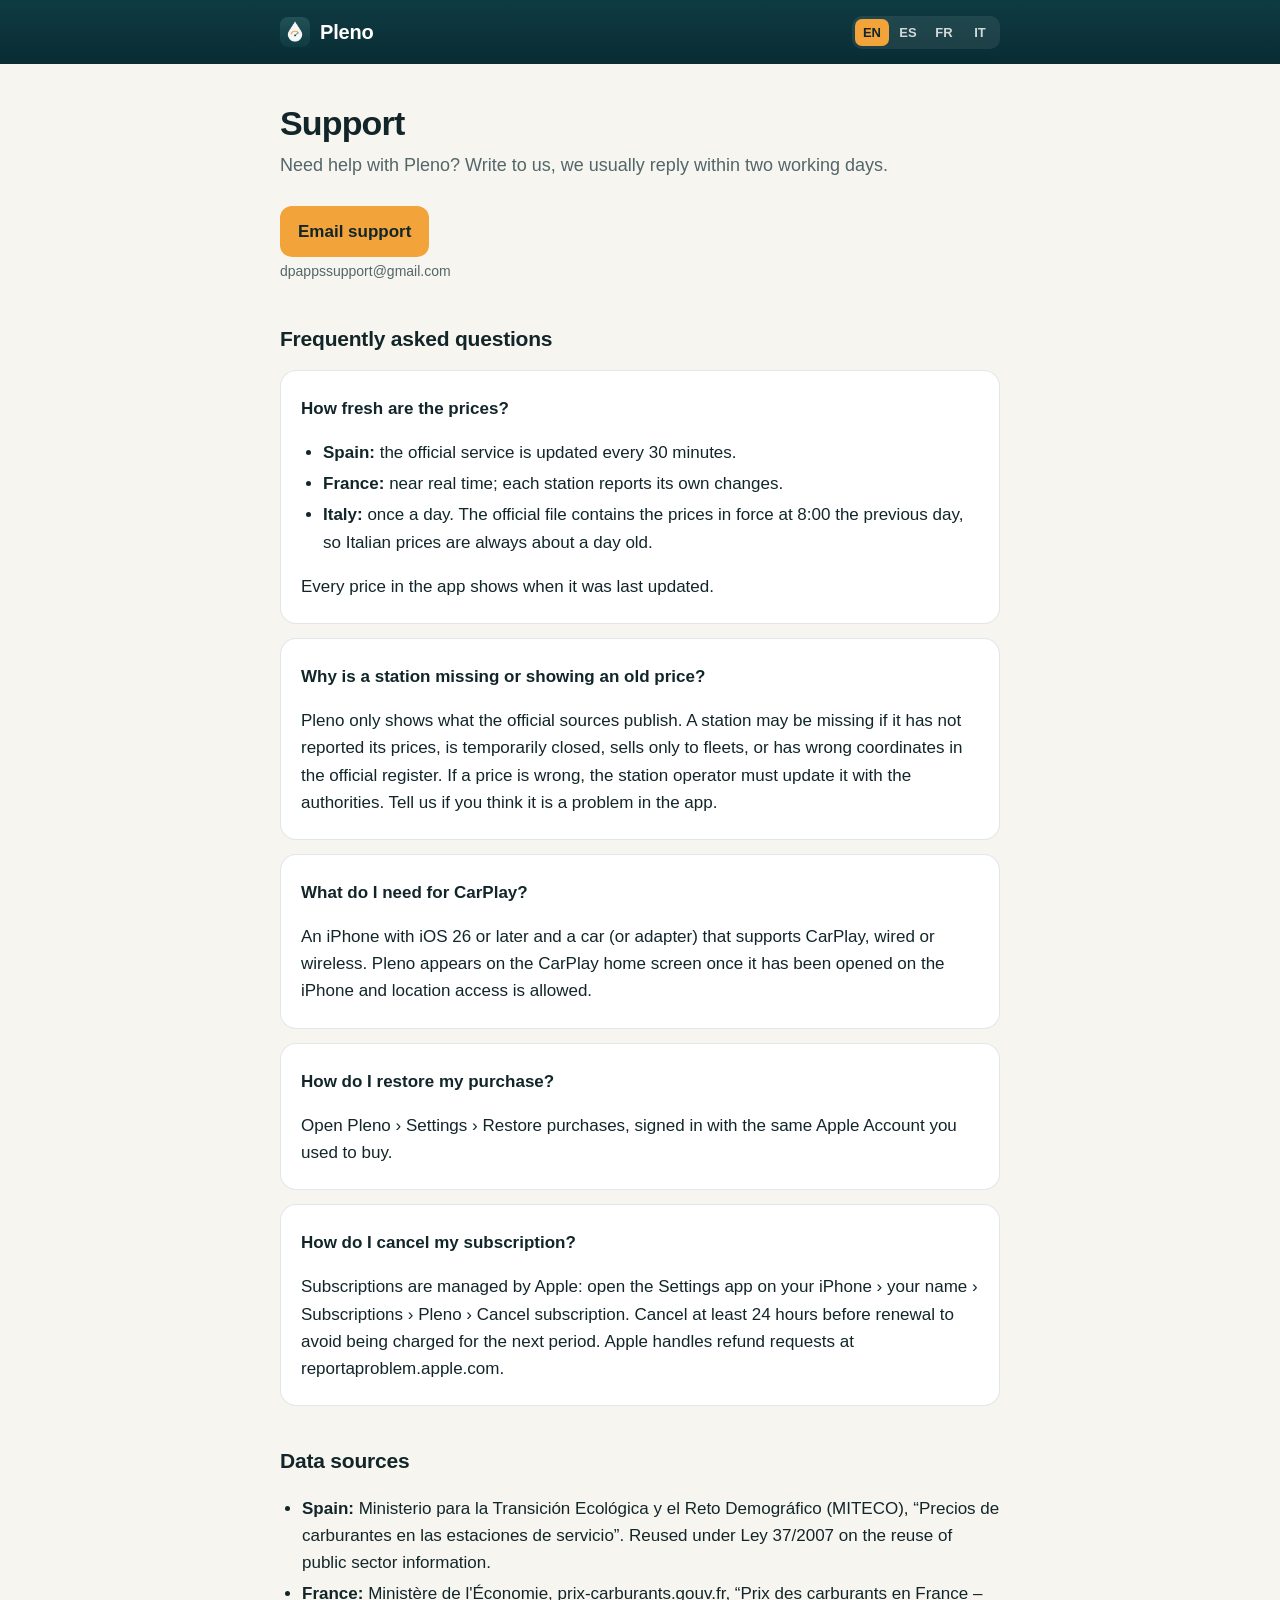
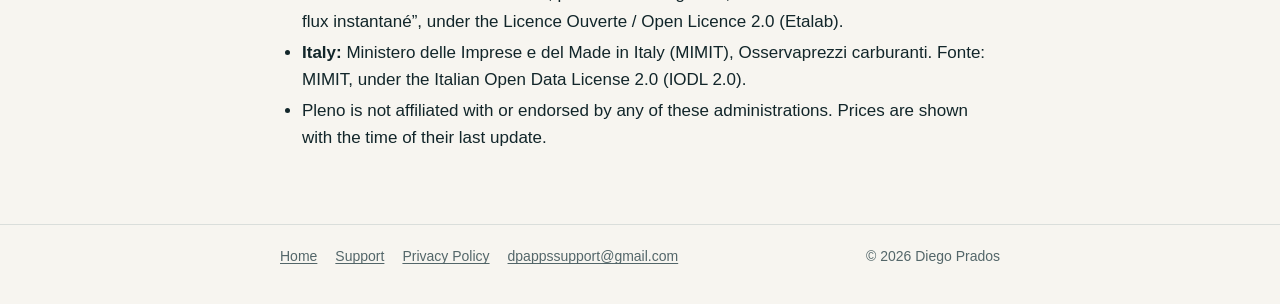
<file: pleno/support.html>
<!doctype html>
<html lang="en">
<head>
<meta charset="utf-8">
<meta name="viewport" content="width=device-width, initial-scale=1, viewport-fit=cover">
<title>Support · Pleno</title>
<meta name="description" content="Help with Pleno: price freshness, CarPlay, purchases and contact.">
<meta name="theme-color" content="#0E3B43">
<meta name="color-scheme" content="light dark">
<link rel="canonical" href="https://dprados.github.io/pleno/support.html">
<link rel="alternate" hreflang="en" href="https://dprados.github.io/pleno/support.html?lang=en">
<link rel="alternate" hreflang="es" href="https://dprados.github.io/pleno/support.html?lang=es">
<link rel="alternate" hreflang="fr" href="https://dprados.github.io/pleno/support.html?lang=fr">
<link rel="alternate" hreflang="it" href="https://dprados.github.io/pleno/support.html?lang=it">
<link rel="icon" type="image/png" href="img/favicon-64.png">
<link rel="apple-touch-icon" href="img/apple-touch-icon.png">
<meta property="og:type" content="website">
<meta property="og:site_name" content="Pleno">
<meta property="og:title" content="Support · Pleno">
<meta property="og:description" content="Help with Pleno: price freshness, CarPlay, purchases and contact.">
<meta property="og:url" content="https://dprados.github.io/pleno/support.html">
<meta property="og:image" content="https://dprados.github.io/pleno/og.png">
<meta name="twitter:card" content="summary_large_image">
<link rel="stylesheet" href="legal.css">
</head>
<body>
<a class="skip" href="#main" data-i18n="a11y.skip">Skip to content</a>
<header class="bar"><div class="inner">
  <a class="brand" href="./" data-keep-lang="./"><img src="img/icon-192.webp" alt="" width="30" height="30">Pleno</a>
  <div class="lang" role="group" data-i18n-aria="a11y.lang" aria-label="Language">
    <button type="button" data-lang-btn="en" lang="en" aria-pressed="true" title="English">EN</button>
    <button type="button" data-lang-btn="es" lang="es" aria-pressed="false" title="Español">ES</button>
    <button type="button" data-lang-btn="fr" lang="fr" aria-pressed="false" title="Français">FR</button>
    <button type="button" data-lang-btn="it" lang="it" aria-pressed="false" title="Italiano">IT</button>
  </div>
</div></header>
<main id="main" data-i18n-html="main">
<h1>Support</h1>
<p class="lead">Need help with Pleno? Write to us, we usually reply within two working days.</p>
<p><a class="contact" href="mailto:dpappssupport@gmail.com?subject=Pleno">Email support</a><br><span class="updated">dpappssupport@gmail.com</span></p>
<h2>Frequently asked questions</h2>
<div class="card"><h3>How fresh are the prices?</h3><ul><li><strong>Spain:</strong> the official service is updated every 30 minutes.</li><li><strong>France:</strong> near real time; each station reports its own changes.</li><li><strong>Italy:</strong> once a day. The official file contains the prices in force at 8:00 the previous day, so Italian prices are always about a day old.</li></ul><p>Every price in the app shows when it was last updated.</p></div>
<div class="card"><h3>Why is a station missing or showing an old price?</h3><p>Pleno only shows what the official sources publish. A station may be missing if it has not reported its prices, is temporarily closed, sells only to fleets, or has wrong coordinates in the official register. If a price is wrong, the station operator must update it with the authorities. Tell us if you think it is a problem in the app.</p></div>
<div class="card"><h3>What do I need for CarPlay?</h3><p>An iPhone with iOS 26 or later and a car (or adapter) that supports CarPlay, wired or wireless. Pleno appears on the CarPlay home screen once it has been opened on the iPhone and location access is allowed.</p></div>
<div class="card"><h3>How do I restore my purchase?</h3><p>Open Pleno › Settings › Restore purchases, signed in with the same Apple Account you used to buy.</p></div>
<div class="card"><h3>How do I cancel my subscription?</h3><p>Subscriptions are managed by Apple: open the Settings app on your iPhone › your name › Subscriptions › Pleno › Cancel subscription. Cancel at least 24 hours before renewal to avoid being charged for the next period. Apple handles refund requests at reportaproblem.apple.com.</p></div>
<h2>Data sources</h2><ul><li><strong>Spain:</strong> Ministerio para la Transición Ecológica y el Reto Demográfico (MITECO), “Precios de carburantes en las estaciones de servicio”. Reused under Ley 37/2007 on the reuse of public sector information.</li><li><strong>France:</strong> Ministère de l'Économie, prix-carburants.gouv.fr, “Prix des carburants en France – flux instantané”, under the Licence Ouverte / Open Licence 2.0 (Etalab).</li><li><strong>Italy:</strong> Ministero delle Imprese e del Made in Italy (MIMIT), Osservaprezzi carburanti. Fonte: MIMIT, under the Italian Open Data License 2.0 (IODL 2.0).</li><li>Pleno is not affiliated with or endorsed by any of these administrations. Prices are shown with the time of their last update.</li></ul>
</main>
<footer><div class="inner">
  <a href="./" data-keep-lang="./" data-i18n="nav.home">Home</a>
  <a href="support.html" data-keep-lang="support.html" data-i18n="nav.support">Support</a>
  <a href="privacy.html" data-keep-lang="privacy.html" data-i18n="nav.privacy">Privacy Policy</a>
  <a href="mailto:dpappssupport@gmail.com">dpappssupport@gmail.com</a>
  <span class="copy">© 2026 Diego Prados</span>
</div></footer>
<noscript><style>.lang{display:none}</style></noscript>
<script>
window.PLENO_STRINGS = {
 "en": {
  "nav.home": "Home",
  "nav.support": "Support",
  "nav.privacy": "Privacy Policy",
  "a11y.lang": "Language",
  "a11y.skip": "Skip to content",
  "nav.get": "Get the app",
  "meta.title": "Support · Pleno",
  "meta.desc": "Help with Pleno: price freshness, CarPlay, purchases and contact.",
  "main": "<h1>Support<\/h1>\n<p class=\"lead\">Need help with Pleno? Write to us, we usually reply within two working days.<\/p>\n<p><a class=\"contact\" href=\"mailto:dpappssupport@gmail.com?subject=Pleno\">Email support<\/a><br><span class=\"updated\">dpappssupport@gmail.com<\/span><\/p>\n<h2>Frequently asked questions<\/h2>\n<div class=\"card\"><h3>How fresh are the prices?<\/h3><ul><li><strong>Spain:<\/strong> the official service is updated every 30 minutes.<\/li><li><strong>France:<\/strong> near real time; each station reports its own changes.<\/li><li><strong>Italy:<\/strong> once a day. The official file contains the prices in force at 8:00 the previous day, so Italian prices are always about a day old.<\/li><\/ul><p>Every price in the app shows when it was last updated.<\/p><\/div>\n<div class=\"card\"><h3>Why is a station missing or showing an old price?<\/h3><p>Pleno only shows what the official sources publish. A station may be missing if it has not reported its prices, is temporarily closed, sells only to fleets, or has wrong coordinates in the official register. If a price is wrong, the station operator must update it with the authorities. Tell us if you think it is a problem in the app.<\/p><\/div>\n<div class=\"card\"><h3>What do I need for CarPlay?<\/h3><p>An iPhone with iOS 26 or later and a car (or adapter) that supports CarPlay, wired or wireless. Pleno appears on the CarPlay home screen once it has been opened on the iPhone and location access is allowed.<\/p><\/div>\n<div class=\"card\"><h3>How do I restore my purchase?<\/h3><p>Open Pleno › Settings › Restore purchases, signed in with the same Apple Account you used to buy.<\/p><\/div>\n<div class=\"card\"><h3>How do I cancel my subscription?<\/h3><p>Subscriptions are managed by Apple: open the Settings app on your iPhone › your name › Subscriptions › Pleno › Cancel subscription. Cancel at least 24 hours before renewal to avoid being charged for the next period. Apple handles refund requests at reportaproblem.apple.com.<\/p><\/div>\n<h2>Data sources<\/h2><ul><li><strong>Spain:<\/strong> Ministerio para la Transición Ecológica y el Reto Demográfico (MITECO), “Precios de carburantes en las estaciones de servicio”. Reused under Ley 37/2007 on the reuse of public sector information.<\/li><li><strong>France:<\/strong> Ministère de l'Économie, prix-carburants.gouv.fr, “Prix des carburants en France – flux instantané”, under the Licence Ouverte / Open Licence 2.0 (Etalab).<\/li><li><strong>Italy:<\/strong> Ministero delle Imprese e del Made in Italy (MIMIT), Osservaprezzi carburanti. Fonte: MIMIT, under the Italian Open Data License 2.0 (IODL 2.0).<\/li><li>Pleno is not affiliated with or endorsed by any of these administrations. Prices are shown with the time of their last update.<\/li><\/ul>"
 },
 "es": {
  "nav.home": "Inicio",
  "nav.support": "Soporte",
  "nav.privacy": "Política de privacidad",
  "a11y.lang": "Idioma",
  "a11y.skip": "Ir al contenido",
  "nav.get": "Descargar",
  "meta.title": "Soporte · Pleno",
  "meta.desc": "Ayuda con Pleno: actualidad de los precios, CarPlay, compras y contacto.",
  "main": "<h1>Soporte<\/h1>\n<p class=\"lead\">¿Necesitas ayuda con Pleno? Escríbenos; solemos responder en dos días laborables.<\/p>\n<p><a class=\"contact\" href=\"mailto:dpappssupport@gmail.com?subject=Pleno\">Escribir a soporte<\/a><br><span class=\"updated\">dpappssupport@gmail.com<\/span><\/p>\n<h2>Preguntas frecuentes<\/h2>\n<div class=\"card\"><h3>¿Cómo de actualizados están los precios?<\/h3><ul><li><strong>España:<\/strong> el servicio oficial se actualiza cada 30 minutos.<\/li><li><strong>Francia:<\/strong> casi en tiempo real; cada gasolinera comunica sus cambios.<\/li><li><strong>Italia:<\/strong> una vez al día. El fichero oficial trae los precios vigentes a las 8:00 del día anterior, así que los precios italianos tienen siempre un día aproximadamente.<\/li><\/ul><p>Cada precio de la app indica cuándo se actualizó por última vez.<\/p><\/div>\n<div class=\"card\"><h3>¿Por qué falta una gasolinera o tiene un precio antiguo?<\/h3><p>Pleno solo muestra lo que publican las fuentes oficiales. Una gasolinera puede faltar si no ha comunicado sus precios, está cerrada temporalmente, solo vende a flotas o tiene mal las coordenadas en el registro oficial. Si un precio es incorrecto, es la gasolinera quien debe corregirlo ante la administración. Escríbenos si crees que el problema está en la app.<\/p><\/div>\n<div class=\"card\"><h3>¿Qué necesito para CarPlay?<\/h3><p>Un iPhone con iOS 26 o posterior y un coche (o adaptador) compatible con CarPlay, con cable o inalámbrico. Pleno aparece en la pantalla de inicio de CarPlay después de abrirla una vez en el iPhone y permitir el acceso a la ubicación.<\/p><\/div>\n<div class=\"card\"><h3>¿Cómo restauro mi compra?<\/h3><p>Abre Pleno › Ajustes › Restaurar compras con la misma cuenta de Apple con la que compraste.<\/p><\/div>\n<div class=\"card\"><h3>¿Cómo cancelo la suscripción?<\/h3><p>Las suscripciones las gestiona Apple: abre la app Ajustes del iPhone › tu nombre › Suscripciones › Pleno › Cancelar suscripción. Cancela al menos 24 horas antes de la renovación para que no se cobre el siguiente periodo. Los reembolsos los gestiona Apple en reportaproblem.apple.com.<\/p><\/div>\n<h2>Fuentes de datos<\/h2><ul><li><strong>España:<\/strong> Ministerio para la Transición Ecológica y el Reto Demográfico (MITECO), «Precios de carburantes en las estaciones de servicio». Reutilización conforme a la Ley 37/2007, sobre reutilización de la información del sector público.<\/li><li><strong>Francia:<\/strong> Ministère de l'Économie, prix-carburants.gouv.fr, «Prix des carburants en France – flux instantané», bajo la Licence Ouverte / Open Licence 2.0 (Etalab).<\/li><li><strong>Italia:<\/strong> Ministero delle Imprese e del Made in Italy (MIMIT), Osservaprezzi carburanti. Fonte: MIMIT, bajo la Italian Open Data License 2.0 (IODL 2.0).<\/li><li>Pleno no está afiliada a ninguna de estas administraciones ni cuenta con su respaldo. Los precios se muestran con la hora de su última actualización.<\/li><\/ul>"
 },
 "fr": {
  "nav.home": "Accueil",
  "nav.support": "Assistance",
  "nav.privacy": "Politique de confidentialité",
  "a11y.lang": "Langue",
  "a11y.skip": "Aller au contenu",
  "nav.get": "Télécharger",
  "meta.title": "Assistance · Pleno",
  "meta.desc": "Aide pour Pleno : fraîcheur des prix, CarPlay, achats et contact.",
  "main": "<h1>Assistance<\/h1>\n<p class=\"lead\">Besoin d'aide avec Pleno ? Écrivez-nous, nous répondons généralement sous deux jours ouvrés.<\/p>\n<p><a class=\"contact\" href=\"mailto:dpappssupport@gmail.com?subject=Pleno\">Écrire à l'assistance<\/a><br><span class=\"updated\">dpappssupport@gmail.com<\/span><\/p>\n<h2>Questions fréquentes<\/h2>\n<div class=\"card\"><h3>Les prix sont-ils à jour ?<\/h3><ul><li><strong>Espagne :<\/strong> le service officiel est mis à jour toutes les 30 minutes.<\/li><li><strong>France :<\/strong> quasi en temps réel ; chaque station déclare ses changements.<\/li><li><strong>Italie :<\/strong> une fois par jour. Le fichier officiel contient les prix en vigueur à 8 h la veille ; les prix italiens ont donc toujours environ un jour.<\/li><\/ul><p>Chaque prix indique dans l'app l'heure de sa dernière mise à jour.<\/p><\/div>\n<div class=\"card\"><h3>Pourquoi une station manque-t-elle ou affiche-t-elle un ancien prix ?<\/h3><p>Pleno affiche uniquement ce que publient les sources officielles. Une station peut manquer si elle n'a pas déclaré ses prix, est temporairement fermée, vend uniquement aux professionnels ou a des coordonnées erronées dans le registre officiel. Si un prix est faux, c'est à la station de le corriger auprès de l'administration. Écrivez-nous si vous pensez que le problème vient de l'app.<\/p><\/div>\n<div class=\"card\"><h3>De quoi ai-je besoin pour CarPlay ?<\/h3><p>Un iPhone sous iOS 26 ou version ultérieure et une voiture (ou un adaptateur) compatible CarPlay, filaire ou sans fil. Pleno apparaît sur l'écran d'accueil de CarPlay après une première ouverture sur l'iPhone et l'autorisation d'accès à la position.<\/p><\/div>\n<div class=\"card\"><h3>Comment restaurer mon achat ?<\/h3><p>Ouvrez Pleno › Réglages › Restaurer les achats, avec le même compte Apple que celui utilisé pour l'achat.<\/p><\/div>\n<div class=\"card\"><h3>Comment résilier mon abonnement ?<\/h3><p>Les abonnements sont gérés par Apple : ouvrez l'app Réglages de l'iPhone › votre nom › Abonnements › Pleno › Annuler l'abonnement. Résiliez au moins 24 heures avant le renouvellement pour ne pas être facturé de la période suivante. Les remboursements sont gérés par Apple sur reportaproblem.apple.com.<\/p><\/div>\n<h2>Sources des données<\/h2><ul><li><strong>Espagne :<\/strong> Ministerio para la Transición Ecológica y el Reto Demográfico (MITECO), « Precios de carburantes en las estaciones de servicio ». Réutilisation conformément à la loi espagnole 37/2007 sur la réutilisation des informations du secteur public.<\/li><li><strong>France :<\/strong> Ministère de l'Économie, prix-carburants.gouv.fr, « Prix des carburants en France – flux instantané », sous Licence Ouverte / Open Licence 2.0 (Etalab).<\/li><li><strong>Italie :<\/strong> Ministero delle Imprese e del Made in Italy (MIMIT), Osservaprezzi carburanti. Fonte : MIMIT, sous Italian Open Data License 2.0 (IODL 2.0).<\/li><li>Pleno n'est affiliée à aucune de ces administrations et n'est pas approuvée par elles. Les prix sont affichés avec l'heure de leur dernière mise à jour.<\/li><\/ul>"
 },
 "it": {
  "nav.home": "Home",
  "nav.support": "Assistenza",
  "nav.privacy": "Informativa sulla privacy",
  "a11y.lang": "Lingua",
  "a11y.skip": "Vai al contenuto",
  "nav.get": "Scarica",
  "meta.title": "Assistenza · Pleno",
  "meta.desc": "Assistenza per Pleno: aggiornamento dei prezzi, CarPlay, acquisti e contatti.",
  "main": "<h1>Assistenza<\/h1>\n<p class=\"lead\">Hai bisogno di aiuto con Pleno? Scrivici, di solito rispondiamo entro due giorni lavorativi.<\/p>\n<p><a class=\"contact\" href=\"mailto:dpappssupport@gmail.com?subject=Pleno\">Scrivi all'assistenza<\/a><br><span class=\"updated\">dpappssupport@gmail.com<\/span><\/p>\n<h2>Domande frequenti<\/h2>\n<div class=\"card\"><h3>Quanto sono aggiornati i prezzi?<\/h3><ul><li><strong>Spagna:<\/strong> il servizio ufficiale si aggiorna ogni 30 minuti.<\/li><li><strong>Francia:<\/strong> quasi in tempo reale; ogni distributore comunica le proprie variazioni.<\/li><li><strong>Italia:<\/strong> una volta al giorno. Il file ufficiale contiene i prezzi in vigore alle 8:00 del giorno precedente, quindi i prezzi italiani hanno sempre circa un giorno.<\/li><\/ul><p>Ogni prezzo nell'app indica quando è stato aggiornato l'ultima volta.<\/p><\/div>\n<div class=\"card\"><h3>Perché manca un distributore o mostra un prezzo vecchio?<\/h3><p>Pleno mostra solo ciò che pubblicano le fonti ufficiali. Un distributore può mancare se non ha comunicato i prezzi, è temporaneamente chiuso, vende solo a flotte o ha coordinate errate nell'anagrafica ufficiale. Se un prezzo è sbagliato, è il gestore che deve correggerlo presso il Ministero. Scrivici se pensi che il problema sia nell'app.<\/p><\/div>\n<div class=\"card\"><h3>Cosa serve per CarPlay?<\/h3><p>Un iPhone con iOS 26 o successivo e un'auto (o un adattatore) compatibile con CarPlay, via cavo o wireless. Pleno compare nella schermata Home di CarPlay dopo averla aperta una volta sull'iPhone e aver consentito l'accesso alla posizione.<\/p><\/div>\n<div class=\"card\"><h3>Come ripristino l'acquisto?<\/h3><p>Apri Pleno › Impostazioni › Ripristina acquisti, con lo stesso Account Apple usato per l'acquisto.<\/p><\/div>\n<div class=\"card\"><h3>Come annullo l'abbonamento?<\/h3><p>Gli abbonamenti sono gestiti da Apple: apri l'app Impostazioni dell'iPhone › il tuo nome › Abbonamenti › Pleno › Annulla abbonamento. Annulla almeno 24 ore prima del rinnovo per non pagare il periodo successivo. I rimborsi sono gestiti da Apple su reportaproblem.apple.com.<\/p><\/div>\n<h2>Fonti dei dati<\/h2><ul><li><strong>Spagna:<\/strong> Ministerio para la Transición Ecológica y el Reto Demográfico (MITECO), «Precios de carburantes en las estaciones de servicio». Riutilizzo ai sensi della legge spagnola 37/2007 sul riutilizzo dell'informazione del settore pubblico.<\/li><li><strong>Francia:<\/strong> Ministère de l'Économie, prix-carburants.gouv.fr, «Prix des carburants en France – flux instantané», con Licence Ouverte / Open Licence 2.0 (Etalab).<\/li><li><strong>Italia:<\/strong> Ministero delle Imprese e del Made in Italy (MIMIT), Osservaprezzi carburanti. Fonte: MIMIT, con Italian Open Data License 2.0 (IODL 2.0).<\/li><li>Pleno non è affiliata né approvata da nessuna di queste amministrazioni. I prezzi sono mostrati con l'ora del loro ultimo aggiornamento.<\/li><\/ul>"
 }
};
</script>
<script src="i18n.js"></script>
</body>
</html>
</file>
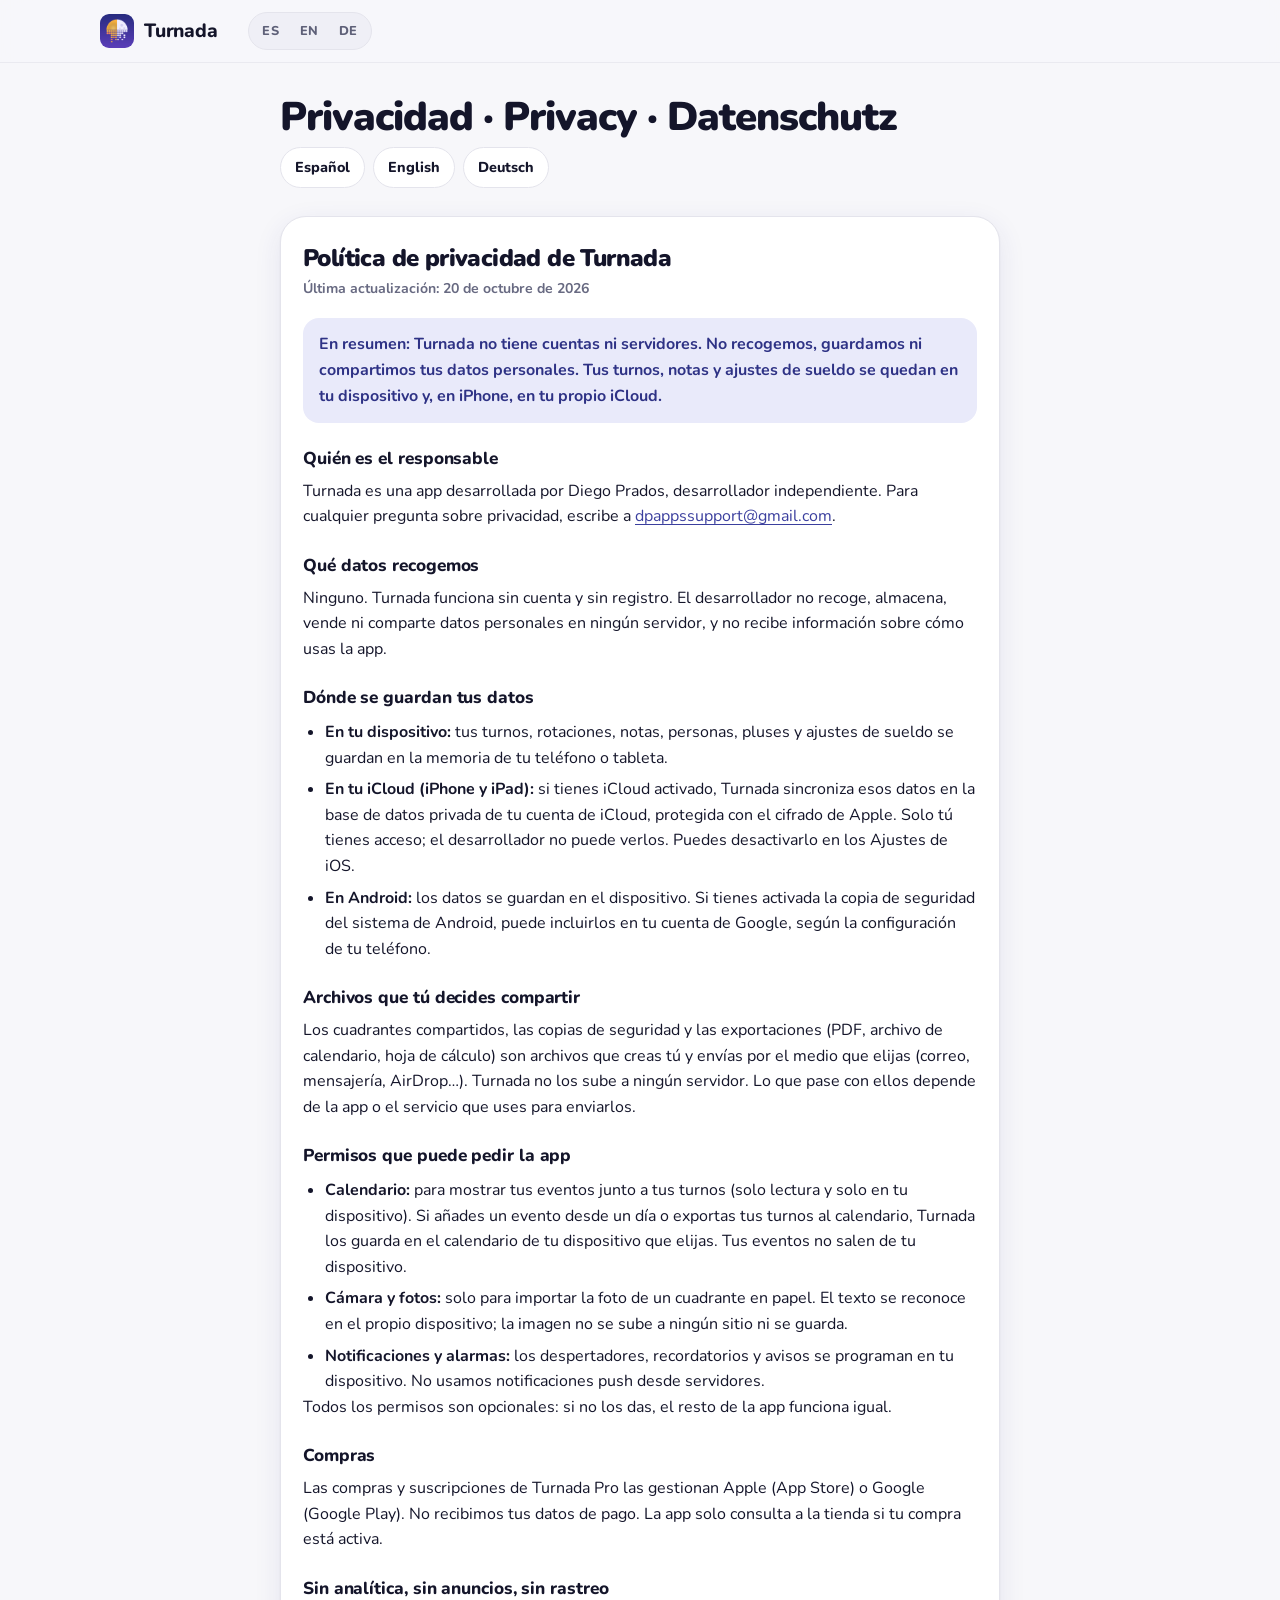
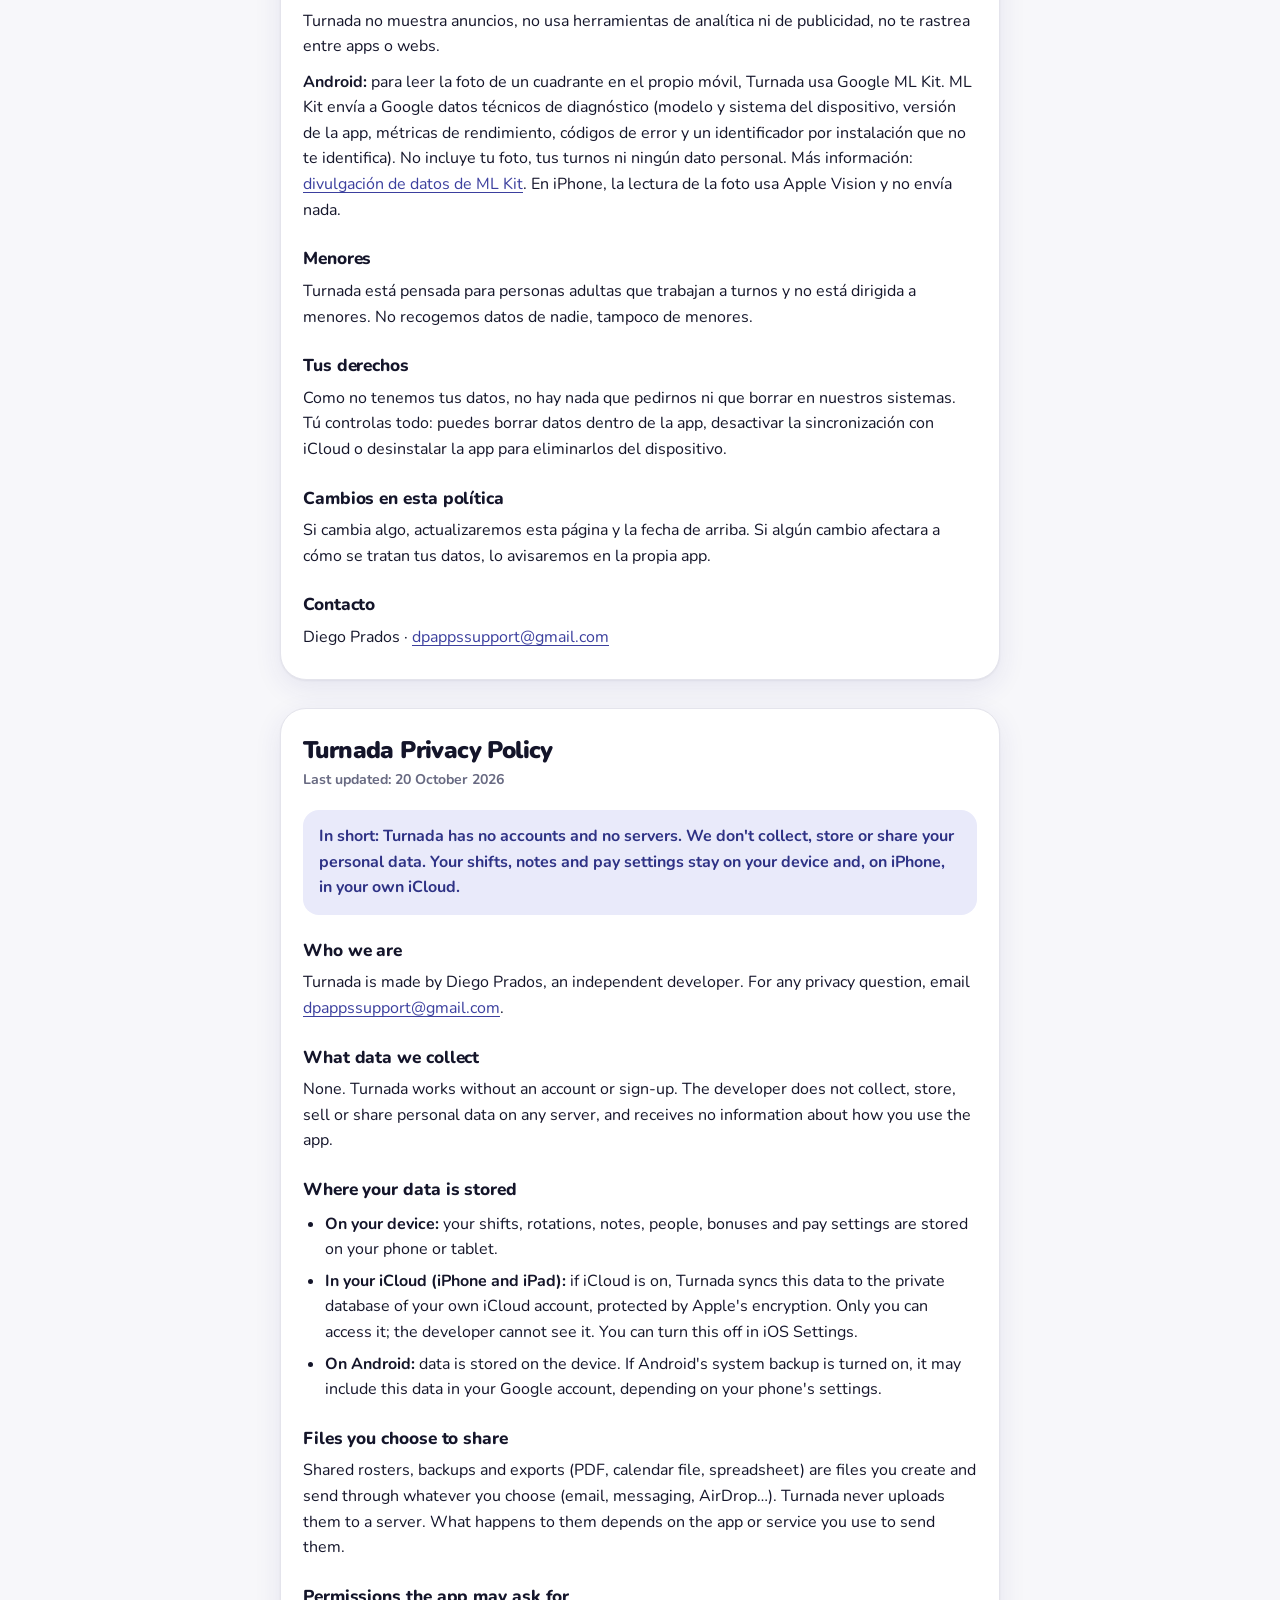
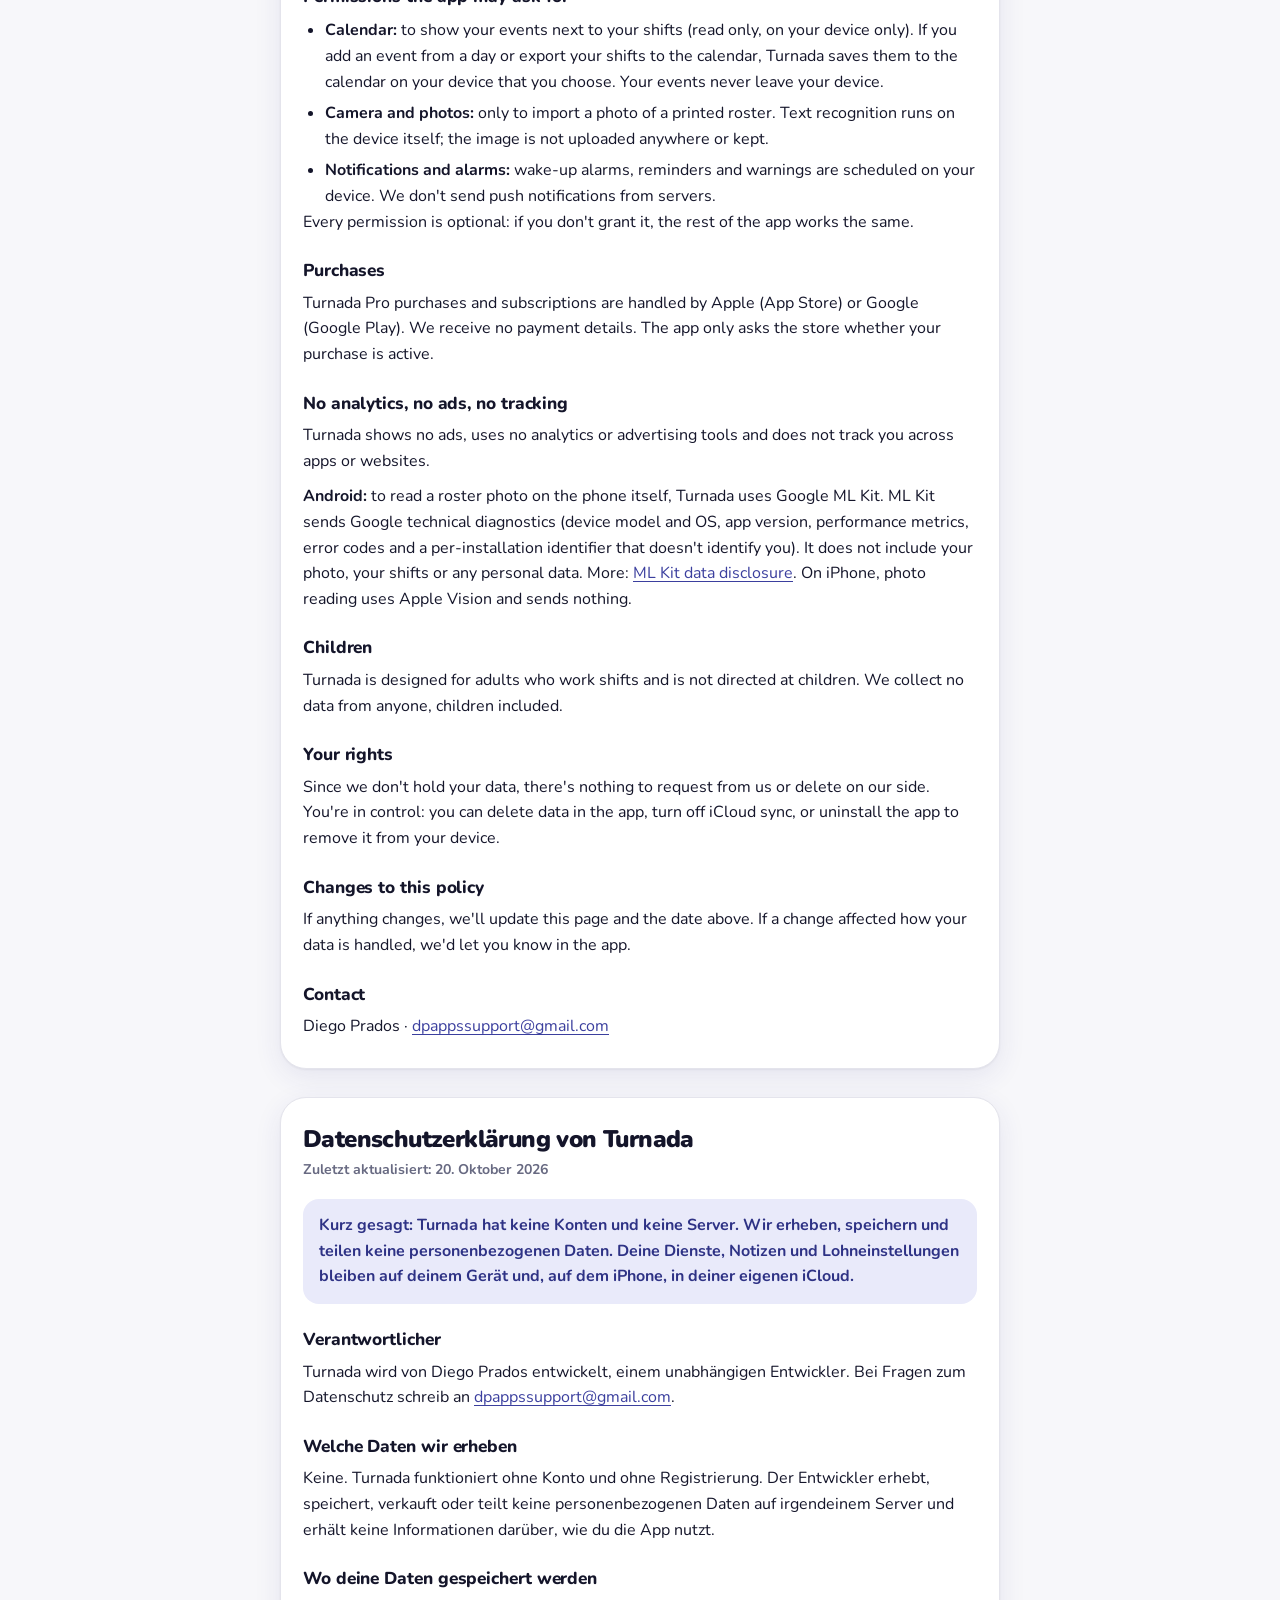
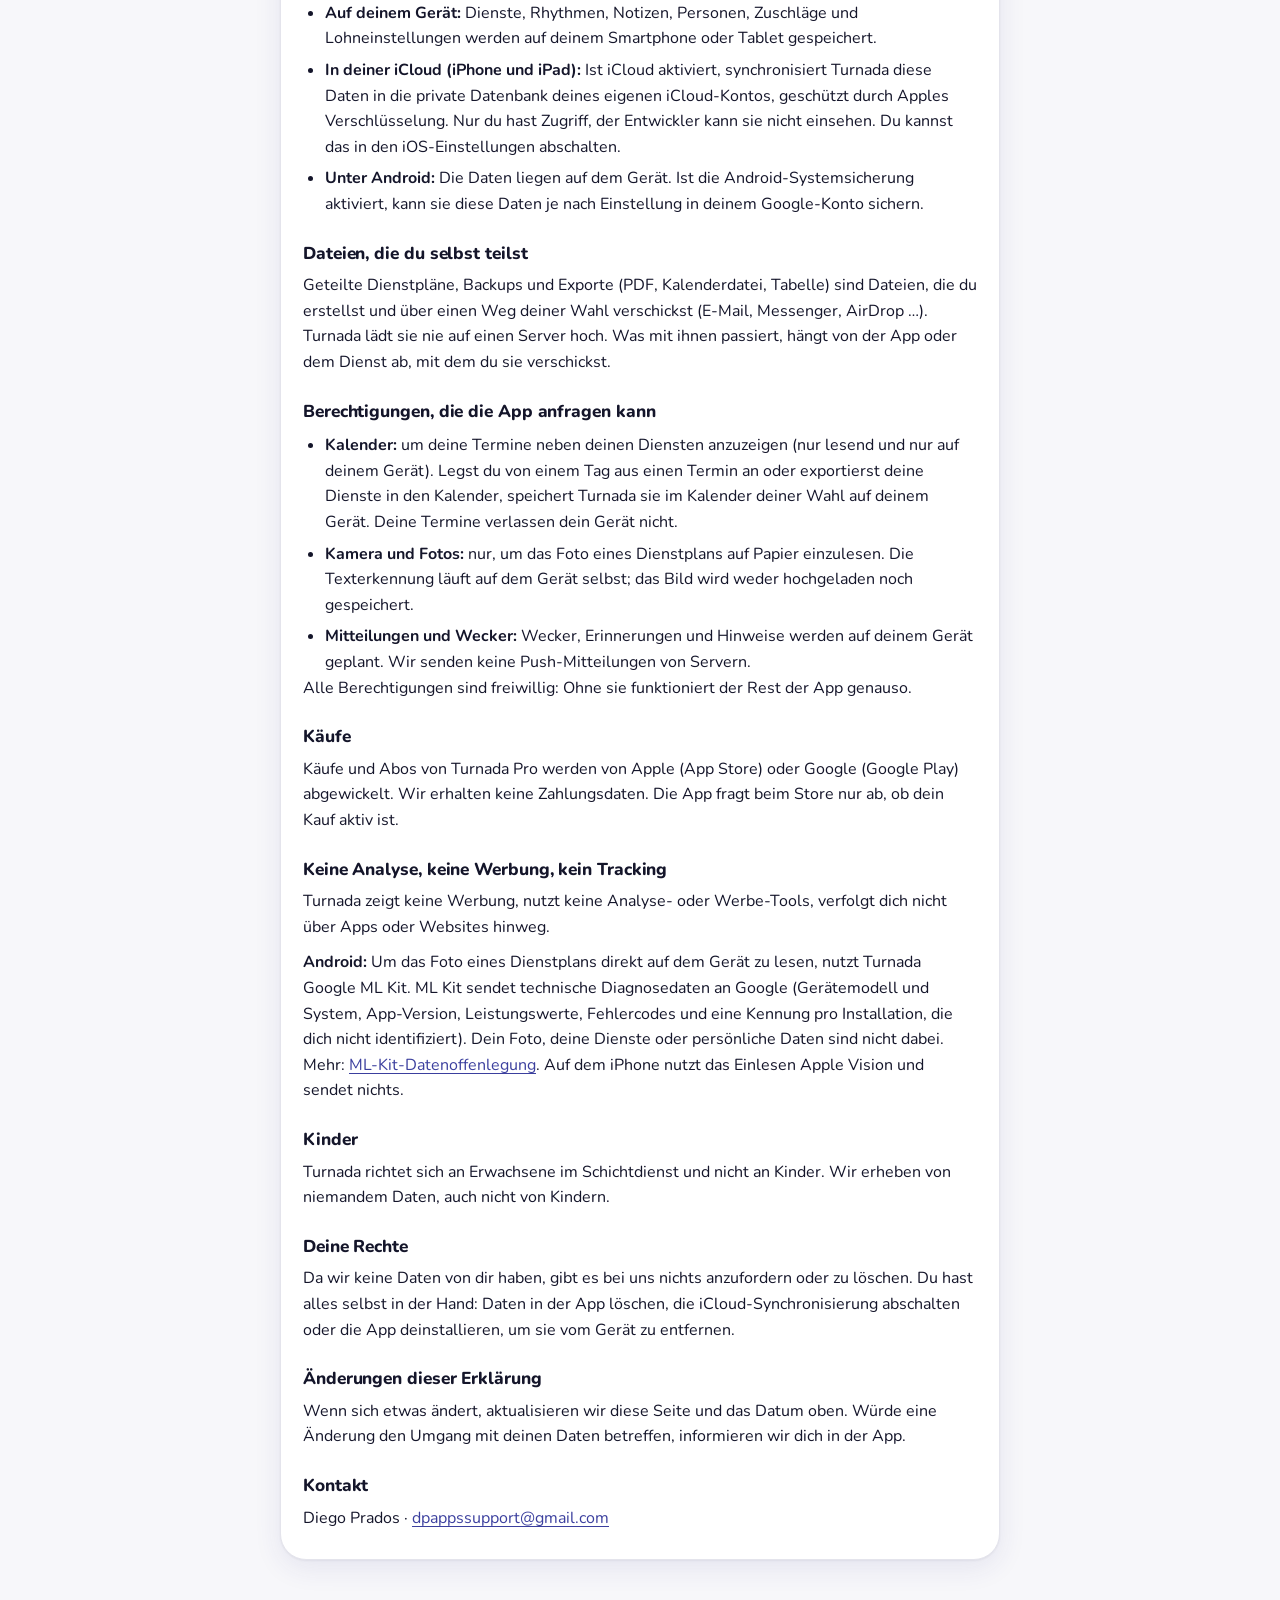
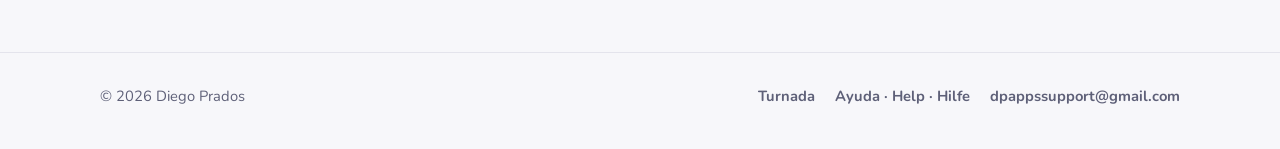
<file: turnada/privacy.html>
<!DOCTYPE html>
<html lang="es">
<head>
<meta charset="UTF-8">
<meta name="viewport" content="width=device-width, initial-scale=1">
<title>Privacidad · Privacy · Datenschutz – Turnada</title>
<meta name="description" content="Política de privacidad de Turnada. Privacy policy of Turnada. Datenschutzerklärung von Turnada. Sin cuenta, sin servidores, sin rastreo.">
<meta name="theme-color" content="#3B3F9E" media="(prefers-color-scheme: light)">
<meta name="theme-color" content="#0E0F1A" media="(prefers-color-scheme: dark)">
<link rel="canonical" href="https://dprados.github.io/turnada/privacy.html">
<meta property="og:type" content="website">
<meta property="og:title" content="Turnada – Privacidad · Privacy · Datenschutz">
<meta property="og:description" content="Sin cuenta, sin servidores, sin rastreo. No account, no servers, no tracking. Kein Konto, keine Server, kein Tracking.">
<meta property="og:url" content="https://dprados.github.io/turnada/privacy.html">
<meta property="og:image" content="https://dprados.github.io/turnada/og.png">
<link rel="icon" type="image/png" sizes="32x32" href="img/favicon-32.png">
<link rel="apple-touch-icon" href="img/apple-touch-icon.png">
<link rel="preconnect" href="https://fonts.googleapis.com">
<link rel="preconnect" href="https://fonts.gstatic.com" crossorigin>
<link href="https://fonts.googleapis.com/css2?family=Nunito:wght@400;600;700;800;900&display=swap" rel="stylesheet">
<link rel="stylesheet" href="style.css">
<script>
  // Without an explicit #section, jump to the visitor's language (English/German); Spanish is first anyway.
  if (!location.hash) {
    var l = (navigator.language || '').slice(0, 2);
    if (l === 'en' || l === 'de') location.replace('#' + l);
  }
</script>
</head>
<body>
<header class="nav">
  <div class="wrap nav-inner">
    <a class="brand" href="./"><img src="img/icon-192.png" alt="" width="34" height="34">Turnada</a>
    <nav class="lang" aria-label="Idioma · Language · Sprache">
      <a href="#es" hreflang="es" lang="es">ES</a>
      <a href="#en" hreflang="en" lang="en">EN</a>
      <a href="#de" hreflang="de" lang="de">DE</a>
    </nav>
  </div>
</header>

<main class="doc">
  <h1>Privacidad · Privacy · Datenschutz</h1>
  <nav class="doc-tabs" aria-label="Idioma · Language · Sprache">
    <a href="#es" lang="es">Español</a>
    <a href="#en" lang="en">English</a>
    <a href="#de" lang="de">Deutsch</a>
  </nav>

  <!-- ===================== ESPAÑOL ===================== -->
  <article id="es" lang="es">
    <h2>Política de privacidad de Turnada</h2>
    <p class="meta">Última actualización: 20 de octubre de 2026</p>
    <div class="summary"><p>En resumen: Turnada no tiene cuentas ni servidores. No recogemos, guardamos ni compartimos tus datos personales. Tus turnos, notas y ajustes de sueldo se quedan en tu dispositivo y, en iPhone, en tu propio iCloud.</p></div>

    <h3>Quién es el responsable</h3>
    <p>Turnada es una app desarrollada por Diego Prados, desarrollador independiente. Para cualquier pregunta sobre privacidad, escribe a <a href="mailto:dpappssupport@gmail.com">dpappssupport@gmail.com</a>.</p>

    <h3>Qué datos recogemos</h3>
    <p>Ninguno. Turnada funciona sin cuenta y sin registro. El desarrollador no recoge, almacena, vende ni comparte datos personales en ningún servidor, y no recibe información sobre cómo usas la app.</p>

    <h3>Dónde se guardan tus datos</h3>
    <ul>
      <li><strong>En tu dispositivo:</strong> tus turnos, rotaciones, notas, personas, pluses y ajustes de sueldo se guardan en la memoria de tu teléfono o tableta.</li>
      <li><strong>En tu iCloud (iPhone y iPad):</strong> si tienes iCloud activado, Turnada sincroniza esos datos en la base de datos privada de tu cuenta de iCloud, protegida con el cifrado de Apple. Solo tú tienes acceso; el desarrollador no puede verlos. Puedes desactivarlo en los Ajustes de iOS.</li>
      <li><strong>En Android:</strong> los datos se guardan en el dispositivo. Si tienes activada la copia de seguridad del sistema de Android, puede incluirlos en tu cuenta de Google, según la configuración de tu teléfono.</li>
    </ul>

    <h3>Archivos que tú decides compartir</h3>
    <p>Los cuadrantes compartidos, las copias de seguridad y las exportaciones (PDF, archivo de calendario, hoja de cálculo) son archivos que creas tú y envías por el medio que elijas (correo, mensajería, AirDrop…). Turnada no los sube a ningún servidor. Lo que pase con ellos depende de la app o el servicio que uses para enviarlos.</p>

    <h3>Permisos que puede pedir la app</h3>
    <ul>
      <li><strong>Calendario:</strong> para mostrar tus eventos junto a tus turnos (solo lectura y solo en tu dispositivo). Si añades un evento desde un día o exportas tus turnos al calendario, Turnada los guarda en el calendario de tu dispositivo que elijas. Tus eventos no salen de tu dispositivo.</li>
      <li><strong>Cámara y fotos:</strong> solo para importar la foto de un cuadrante en papel. El texto se reconoce en el propio dispositivo; la imagen no se sube a ningún sitio ni se guarda.</li>
      <li><strong>Notificaciones y alarmas:</strong> los despertadores, recordatorios y avisos se programan en tu dispositivo. No usamos notificaciones push desde servidores.</li>
    </ul>
    <p>Todos los permisos son opcionales: si no los das, el resto de la app funciona igual.</p>

    <h3>Compras</h3>
    <p>Las compras y suscripciones de Turnada Pro las gestionan Apple (App Store) o Google (Google Play). No recibimos tus datos de pago. La app solo consulta a la tienda si tu compra está activa.</p>

    <h3>Sin analítica, sin anuncios, sin rastreo</h3>
    <p>Turnada no muestra anuncios, no usa herramientas de analítica ni de publicidad, no te rastrea entre apps o webs.</p>
    <p><strong>Android:</strong> para leer la foto de un cuadrante en el propio móvil, Turnada usa Google ML Kit. ML Kit envía a Google datos técnicos de diagnóstico (modelo y sistema del dispositivo, versión de la app, métricas de rendimiento, códigos de error y un identificador por instalación que no te identifica). No incluye tu foto, tus turnos ni ningún dato personal. Más información: <a href="https://developers.google.com/ml-kit/android-data-disclosure">divulgación de datos de ML Kit</a>. En iPhone, la lectura de la foto usa Apple Vision y no envía nada.</p>

    <h3>Menores</h3>
    <p>Turnada está pensada para personas adultas que trabajan a turnos y no está dirigida a menores. No recogemos datos de nadie, tampoco de menores.</p>

    <h3>Tus derechos</h3>
    <p>Como no tenemos tus datos, no hay nada que pedirnos ni que borrar en nuestros sistemas. Tú controlas todo: puedes borrar datos dentro de la app, desactivar la sincronización con iCloud o desinstalar la app para eliminarlos del dispositivo.</p>

    <h3>Cambios en esta política</h3>
    <p>Si cambia algo, actualizaremos esta página y la fecha de arriba. Si algún cambio afectara a cómo se tratan tus datos, lo avisaremos en la propia app.</p>

    <h3>Contacto</h3>
    <p>Diego Prados · <a href="mailto:dpappssupport@gmail.com">dpappssupport@gmail.com</a></p>
  </article>

  <!-- ===================== ENGLISH ===================== -->
  <article id="en" lang="en">
    <h2>Turnada Privacy Policy</h2>
    <p class="meta">Last updated: 20 October 2026</p>
    <div class="summary"><p>In short: Turnada has no accounts and no servers. We don't collect, store or share your personal data. Your shifts, notes and pay settings stay on your device and, on iPhone, in your own iCloud.</p></div>

    <h3>Who we are</h3>
    <p>Turnada is made by Diego Prados, an independent developer. For any privacy question, email <a href="mailto:dpappssupport@gmail.com">dpappssupport@gmail.com</a>.</p>

    <h3>What data we collect</h3>
    <p>None. Turnada works without an account or sign-up. The developer does not collect, store, sell or share personal data on any server, and receives no information about how you use the app.</p>

    <h3>Where your data is stored</h3>
    <ul>
      <li><strong>On your device:</strong> your shifts, rotations, notes, people, bonuses and pay settings are stored on your phone or tablet.</li>
      <li><strong>In your iCloud (iPhone and iPad):</strong> if iCloud is on, Turnada syncs this data to the private database of your own iCloud account, protected by Apple's encryption. Only you can access it; the developer cannot see it. You can turn this off in iOS Settings.</li>
      <li><strong>On Android:</strong> data is stored on the device. If Android's system backup is turned on, it may include this data in your Google account, depending on your phone's settings.</li>
    </ul>

    <h3>Files you choose to share</h3>
    <p>Shared rosters, backups and exports (PDF, calendar file, spreadsheet) are files you create and send through whatever you choose (email, messaging, AirDrop…). Turnada never uploads them to a server. What happens to them depends on the app or service you use to send them.</p>

    <h3>Permissions the app may ask for</h3>
    <ul>
      <li><strong>Calendar:</strong> to show your events next to your shifts (read only, on your device only). If you add an event from a day or export your shifts to the calendar, Turnada saves them to the calendar on your device that you choose. Your events never leave your device.</li>
      <li><strong>Camera and photos:</strong> only to import a photo of a printed roster. Text recognition runs on the device itself; the image is not uploaded anywhere or kept.</li>
      <li><strong>Notifications and alarms:</strong> wake-up alarms, reminders and warnings are scheduled on your device. We don't send push notifications from servers.</li>
    </ul>
    <p>Every permission is optional: if you don't grant it, the rest of the app works the same.</p>

    <h3>Purchases</h3>
    <p>Turnada Pro purchases and subscriptions are handled by Apple (App Store) or Google (Google Play). We receive no payment details. The app only asks the store whether your purchase is active.</p>

    <h3>No analytics, no ads, no tracking</h3>
    <p>Turnada shows no ads, uses no analytics or advertising tools and does not track you across apps or websites.</p>
    <p><strong>Android:</strong> to read a roster photo on the phone itself, Turnada uses Google ML Kit. ML Kit sends Google technical diagnostics (device model and OS, app version, performance metrics, error codes and a per-installation identifier that doesn't identify you). It does not include your photo, your shifts or any personal data. More: <a href="https://developers.google.com/ml-kit/android-data-disclosure">ML Kit data disclosure</a>. On iPhone, photo reading uses Apple Vision and sends nothing.</p>

    <h3>Children</h3>
    <p>Turnada is designed for adults who work shifts and is not directed at children. We collect no data from anyone, children included.</p>

    <h3>Your rights</h3>
    <p>Since we don't hold your data, there's nothing to request from us or delete on our side. You're in control: you can delete data in the app, turn off iCloud sync, or uninstall the app to remove it from your device.</p>

    <h3>Changes to this policy</h3>
    <p>If anything changes, we'll update this page and the date above. If a change affected how your data is handled, we'd let you know in the app.</p>

    <h3>Contact</h3>
    <p>Diego Prados · <a href="mailto:dpappssupport@gmail.com">dpappssupport@gmail.com</a></p>
  </article>

  <!-- ===================== DEUTSCH ===================== -->
  <article id="de" lang="de">
    <h2>Datenschutzerklärung von Turnada</h2>
    <p class="meta">Zuletzt aktualisiert: 20. Oktober 2026</p>
    <div class="summary"><p>Kurz gesagt: Turnada hat keine Konten und keine Server. Wir erheben, speichern und teilen keine personenbezogenen Daten. Deine Dienste, Notizen und Lohneinstellungen bleiben auf deinem Gerät und, auf dem iPhone, in deiner eigenen iCloud.</p></div>

    <h3>Verantwortlicher</h3>
    <p>Turnada wird von Diego Prados entwickelt, einem unabhängigen Entwickler. Bei Fragen zum Datenschutz schreib an <a href="mailto:dpappssupport@gmail.com">dpappssupport@gmail.com</a>.</p>

    <h3>Welche Daten wir erheben</h3>
    <p>Keine. Turnada funktioniert ohne Konto und ohne Registrierung. Der Entwickler erhebt, speichert, verkauft oder teilt keine personenbezogenen Daten auf irgendeinem Server und erhält keine Informationen darüber, wie du die App nutzt.</p>

    <h3>Wo deine Daten gespeichert werden</h3>
    <ul>
      <li><strong>Auf deinem Gerät:</strong> Dienste, Rhythmen, Notizen, Personen, Zuschläge und Lohneinstellungen werden auf deinem Smartphone oder Tablet gespeichert.</li>
      <li><strong>In deiner iCloud (iPhone und iPad):</strong> Ist iCloud aktiviert, synchronisiert Turnada diese Daten in die private Datenbank deines eigenen iCloud-Kontos, geschützt durch Apples Verschlüsselung. Nur du hast Zugriff, der Entwickler kann sie nicht einsehen. Du kannst das in den iOS-Einstellungen abschalten.</li>
      <li><strong>Unter Android:</strong> Die Daten liegen auf dem Gerät. Ist die Android-Systemsicherung aktiviert, kann sie diese Daten je nach Einstellung in deinem Google-Konto sichern.</li>
    </ul>

    <h3>Dateien, die du selbst teilst</h3>
    <p>Geteilte Dienstpläne, Backups und Exporte (PDF, Kalenderdatei, Tabelle) sind Dateien, die du erstellst und über einen Weg deiner Wahl verschickst (E-Mail, Messenger, AirDrop …). Turnada lädt sie nie auf einen Server hoch. Was mit ihnen passiert, hängt von der App oder dem Dienst ab, mit dem du sie verschickst.</p>

    <h3>Berechtigungen, die die App anfragen kann</h3>
    <ul>
      <li><strong>Kalender:</strong> um deine Termine neben deinen Diensten anzuzeigen (nur lesend und nur auf deinem Gerät). Legst du von einem Tag aus einen Termin an oder exportierst deine Dienste in den Kalender, speichert Turnada sie im Kalender deiner Wahl auf deinem Gerät. Deine Termine verlassen dein Gerät nicht.</li>
      <li><strong>Kamera und Fotos:</strong> nur, um das Foto eines Dienstplans auf Papier einzulesen. Die Texterkennung läuft auf dem Gerät selbst; das Bild wird weder hochgeladen noch gespeichert.</li>
      <li><strong>Mitteilungen und Wecker:</strong> Wecker, Erinnerungen und Hinweise werden auf deinem Gerät geplant. Wir senden keine Push-Mitteilungen von Servern.</li>
    </ul>
    <p>Alle Berechtigungen sind freiwillig: Ohne sie funktioniert der Rest der App genauso.</p>

    <h3>Käufe</h3>
    <p>Käufe und Abos von Turnada Pro werden von Apple (App Store) oder Google (Google Play) abgewickelt. Wir erhalten keine Zahlungsdaten. Die App fragt beim Store nur ab, ob dein Kauf aktiv ist.</p>

    <h3>Keine Analyse, keine Werbung, kein Tracking</h3>
    <p>Turnada zeigt keine Werbung, nutzt keine Analyse- oder Werbe-Tools, verfolgt dich nicht über Apps oder Websites hinweg.</p>
    <p><strong>Android:</strong> Um das Foto eines Dienstplans direkt auf dem Gerät zu lesen, nutzt Turnada Google ML Kit. ML Kit sendet technische Diagnosedaten an Google (Gerätemodell und System, App-Version, Leistungswerte, Fehlercodes und eine Kennung pro Installation, die dich nicht identifiziert). Dein Foto, deine Dienste oder persönliche Daten sind nicht dabei. Mehr: <a href="https://developers.google.com/ml-kit/android-data-disclosure">ML-Kit-Datenoffenlegung</a>. Auf dem iPhone nutzt das Einlesen Apple Vision und sendet nichts.</p>

    <h3>Kinder</h3>
    <p>Turnada richtet sich an Erwachsene im Schichtdienst und nicht an Kinder. Wir erheben von niemandem Daten, auch nicht von Kindern.</p>

    <h3>Deine Rechte</h3>
    <p>Da wir keine Daten von dir haben, gibt es bei uns nichts anzufordern oder zu löschen. Du hast alles selbst in der Hand: Daten in der App löschen, die iCloud-Synchronisierung abschalten oder die App deinstallieren, um sie vom Gerät zu entfernen.</p>

    <h3>Änderungen dieser Erklärung</h3>
    <p>Wenn sich etwas ändert, aktualisieren wir diese Seite und das Datum oben. Würde eine Änderung den Umgang mit deinen Daten betreffen, informieren wir dich in der App.</p>

    <h3>Kontakt</h3>
    <p>Diego Prados · <a href="mailto:dpappssupport@gmail.com">dpappssupport@gmail.com</a></p>
  </article>
</main>

<footer>
  <div class="wrap foot">
    <div>© 2026 Diego Prados</div>
    <nav aria-label="Enlaces · Links">
      <a href="./">Turnada</a>
      <a href="support.html">Ayuda · Help · Hilfe</a>
      <a href="mailto:dpappssupport@gmail.com">dpappssupport@gmail.com</a>
    </nav>
  </div>
</footer>
</body>
</html>
</file>
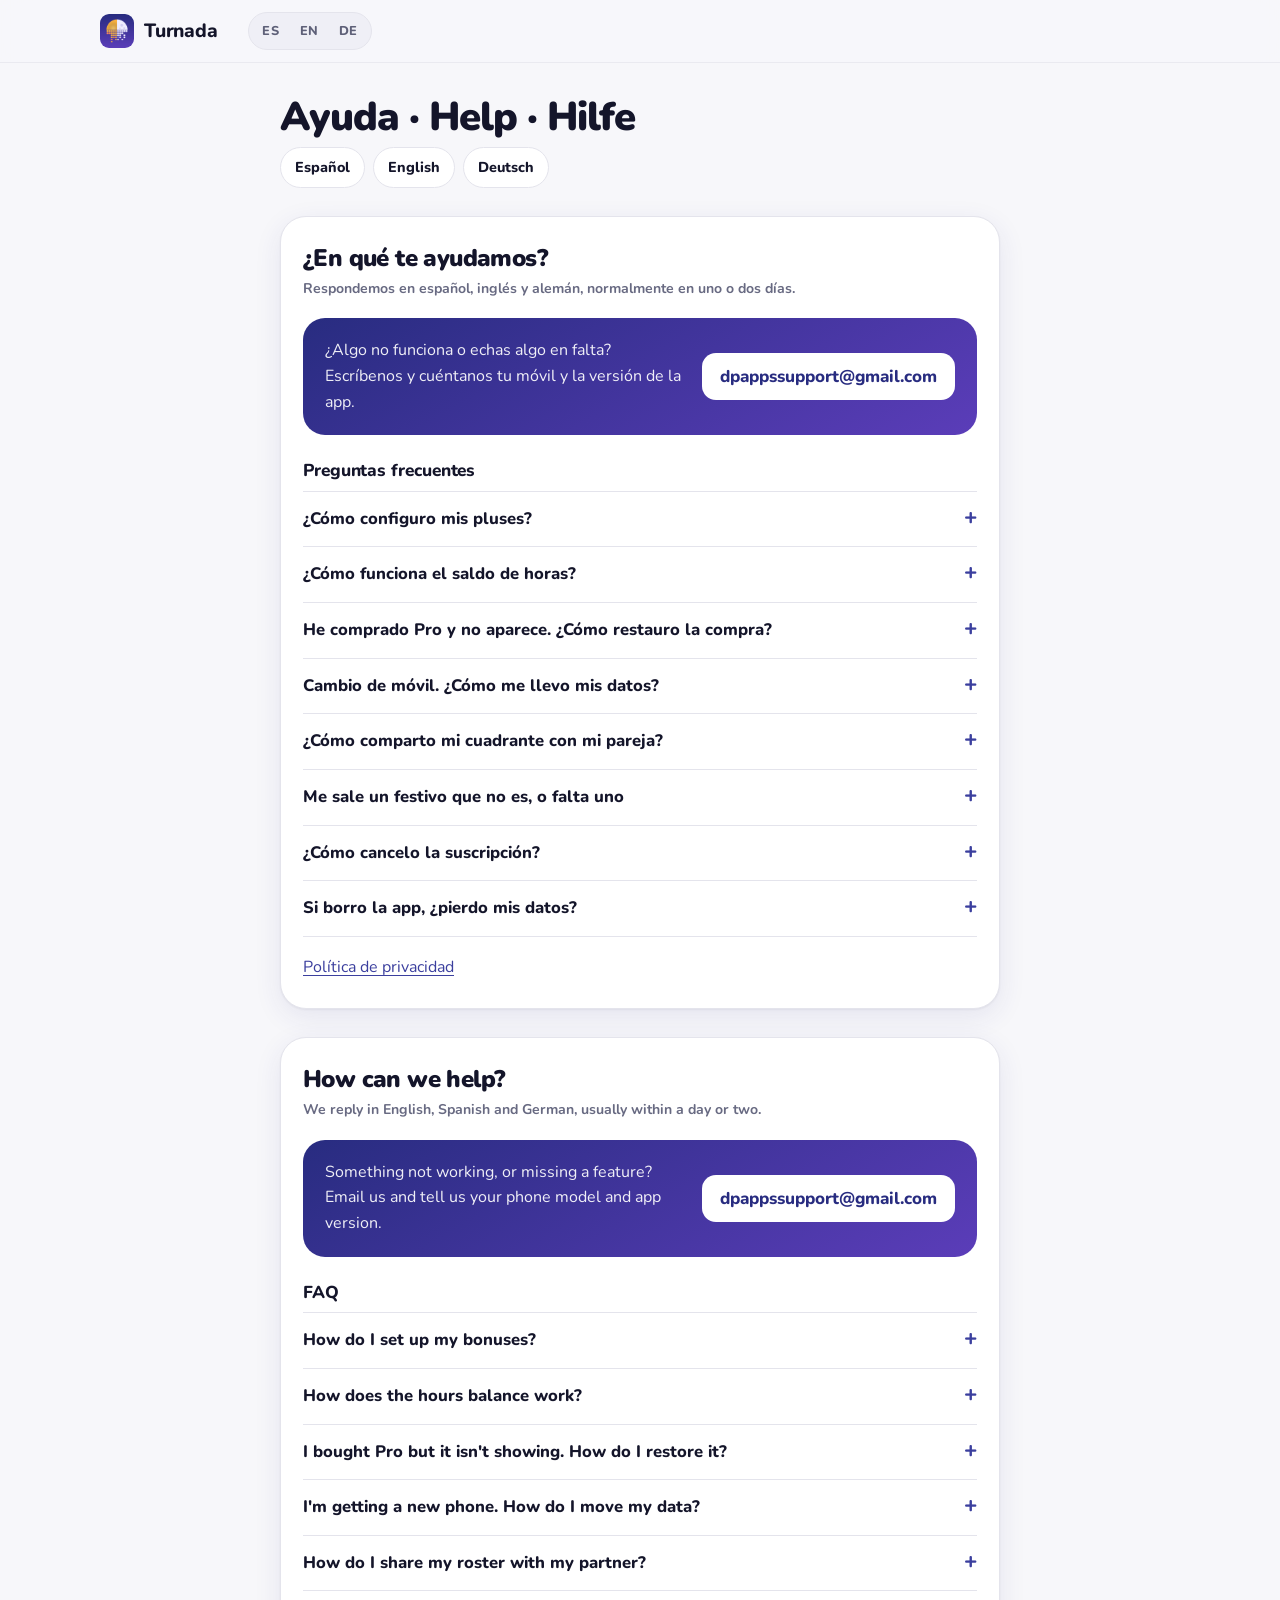
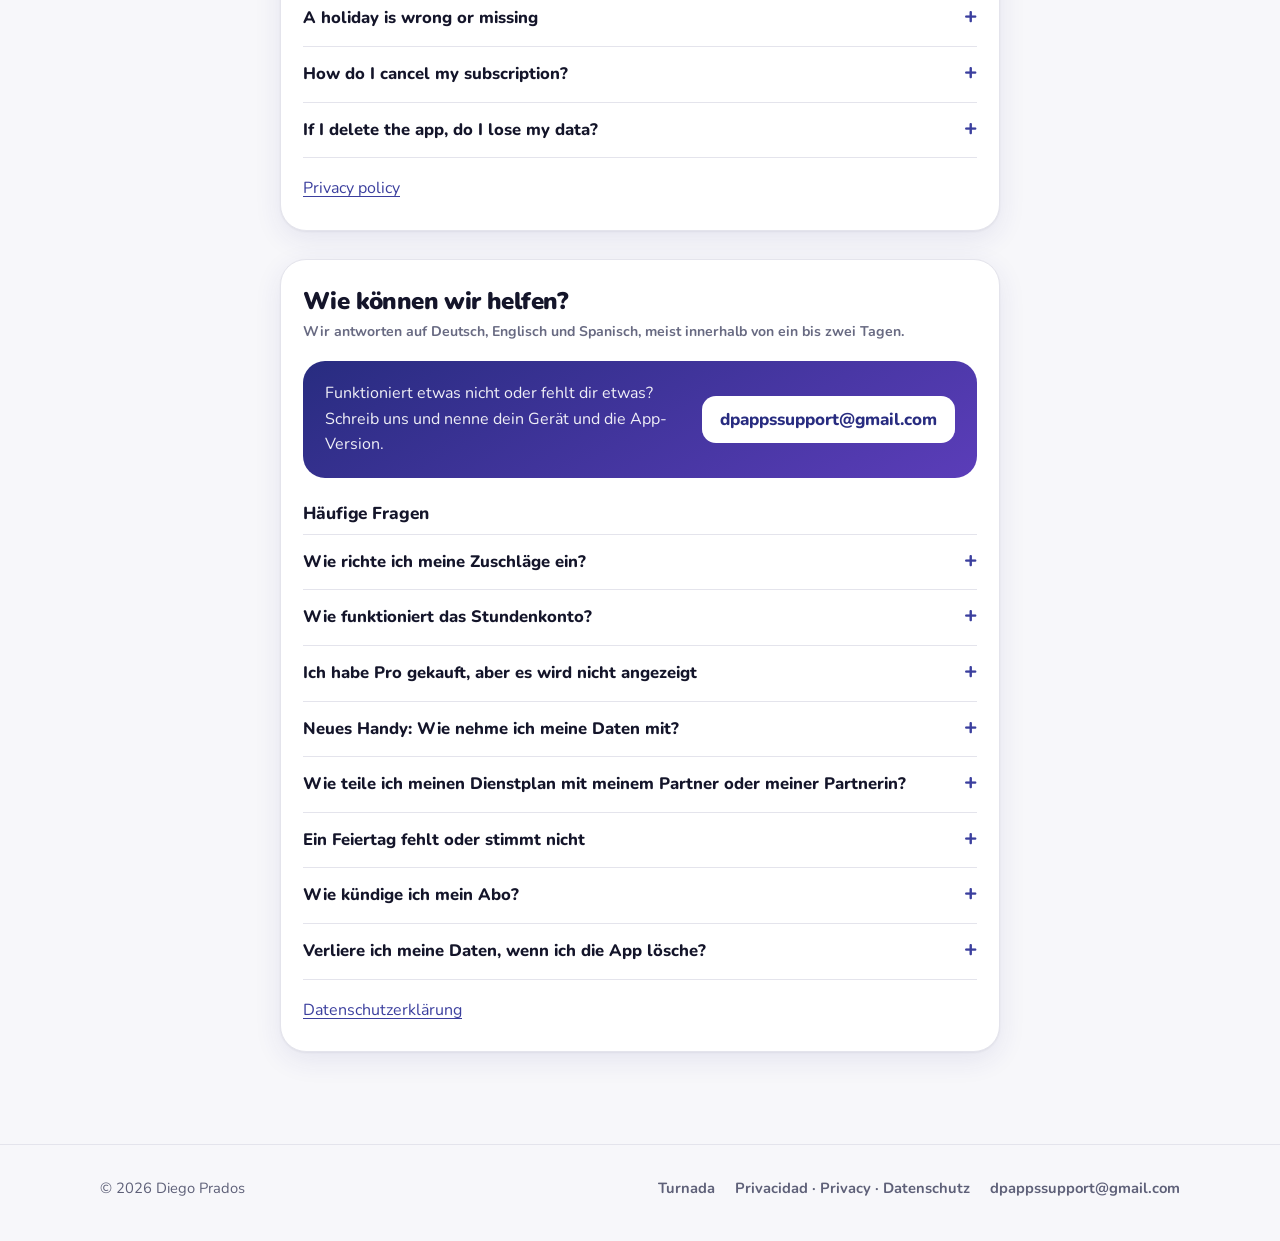
<file: turnada/support.html>
<!DOCTYPE html>
<html lang="es">
<head>
<meta charset="UTF-8">
<meta name="viewport" content="width=device-width, initial-scale=1">
<title>Ayuda · Help · Hilfe – Turnada</title>
<meta name="description" content="Ayuda y contacto de Turnada: pluses, saldo de horas, compras, copias de seguridad, compartir cuadrante y festivos. Help and support. Hilfe und Support.">
<meta name="theme-color" content="#3B3F9E" media="(prefers-color-scheme: light)">
<meta name="theme-color" content="#0E0F1A" media="(prefers-color-scheme: dark)">
<link rel="canonical" href="https://dprados.github.io/turnada/support.html">
<meta property="og:type" content="website">
<meta property="og:title" content="Turnada – Ayuda · Help · Hilfe">
<meta property="og:description" content="Preguntas frecuentes y contacto. FAQ and contact. Häufige Fragen und Kontakt.">
<meta property="og:url" content="https://dprados.github.io/turnada/support.html">
<meta property="og:image" content="https://dprados.github.io/turnada/og.png">
<link rel="icon" type="image/png" sizes="32x32" href="img/favicon-32.png">
<link rel="apple-touch-icon" href="img/apple-touch-icon.png">
<link rel="preconnect" href="https://fonts.googleapis.com">
<link rel="preconnect" href="https://fonts.gstatic.com" crossorigin>
<link href="https://fonts.googleapis.com/css2?family=Nunito:wght@400;600;700;800;900&display=swap" rel="stylesheet">
<link rel="stylesheet" href="style.css">
<script>
  // Without an explicit #section, jump to the visitor's language (English/German); Spanish is first anyway.
  if (!location.hash) {
    var l = (navigator.language || '').slice(0, 2);
    if (l === 'en' || l === 'de') location.replace('#' + l);
  }
</script>
</head>
<body>
<header class="nav">
  <div class="wrap nav-inner">
    <a class="brand" href="./"><img src="img/icon-192.png" alt="" width="34" height="34">Turnada</a>
    <nav class="lang" aria-label="Idioma · Language · Sprache">
      <a href="#es" hreflang="es" lang="es">ES</a>
      <a href="#en" hreflang="en" lang="en">EN</a>
      <a href="#de" hreflang="de" lang="de">DE</a>
    </nav>
  </div>
</header>

<main class="doc">
  <h1>Ayuda · Help · Hilfe</h1>
  <nav class="doc-tabs" aria-label="Idioma · Language · Sprache">
    <a href="#es" lang="es">Español</a>
    <a href="#en" lang="en">English</a>
    <a href="#de" lang="de">Deutsch</a>
  </nav>

  <!-- ===================== ESPAÑOL ===================== -->
  <article id="es" lang="es">
    <h2>¿En qué te ayudamos?</h2>
    <p class="meta">Respondemos en español, inglés y alemán, normalmente en uno o dos días.</p>
    <div class="contact-card">
      <p>¿Algo no funciona o echas algo en falta? Escríbenos y cuéntanos tu móvil y la versión de la app.</p>
      <a class="btn" href="mailto:dpappssupport@gmail.com?subject=Turnada">dpappssupport@gmail.com</a>
    </div>

    <h3>Preguntas frecuentes</h3>
    <details>
      <summary>¿Cómo configuro mis pluses?</summary>
      <div>
        <p>Ve a <strong>Ajustes → Pluses y salario</strong> (Turnada Pro). Elige la plantilla que más se parezca a tu convenio (sanidad pública, bomberos 24 h, España genérico, Alemania §3b, TVöD, Austria) e introduce tu salario por hora.</p>
        <p>Después ajusta cada plus: los días y la franja horaria en que se aplica, y si se paga por hora, por turno, por tramos de horas, en porcentaje o al mes. Los importes de las plantillas son orientativos: compáralos con tu nómina.</p>
        <p>Si un día concreto no se paga un plus, ábrelo en el calendario y quítalo en <strong>Pluses de este día</strong>.</p>
      </div>
    </details>
    <details>
      <summary>¿Cómo funciona el saldo de horas?</summary>
      <div>
        <p>En <strong>Ajustes → Jornada</strong> (Turnada Pro) introduce las horas anuales o semanales de tu contrato y desde qué día cuentan. Si tu jornada cambia durante el año, añade el cambio con su fecha.</p>
        <p>Las vacaciones y bajas suman las horas que indiques por cada día de ausencia. Si tu convenio reduce la jornada por las noches trabajadas, actívalo también. Puedes añadir el saldo arrastrado del año anterior.</p>
      </div>
    </details>
    <details>
      <summary>He comprado Pro y no aparece. ¿Cómo restauro la compra?</summary>
      <div>
        <p>Abre <strong>Ajustes → Restaurar compras</strong>. Usa la misma cuenta de Apple o de Google Play con la que compraste. El pago único y las suscripciones se recuperan en cualquier dispositivo con esa cuenta.</p>
      </div>
    </details>
    <details>
      <summary>Cambio de móvil. ¿Cómo me llevo mis datos?</summary>
      <div>
        <p><strong>De iPhone a iPhone o iPad:</strong> con iCloud activado y la misma cuenta de Apple, tus datos aparecen solos en el nuevo dispositivo.</p>
        <p><strong>En cualquier otro caso</strong> (Android, o de iPhone a Android y al revés): en el móvil antiguo ve a <strong>Ajustes → Exportar y copia de seguridad → Copia de seguridad</strong> y guarda o envíate el archivo. En el nuevo, abre ese archivo con Turnada o usa <strong>Restaurar</strong>. Ojo: restaurar sustituye los datos que haya en ese móvil.</p>
      </div>
    </details>
    <details>
      <summary>¿Cómo comparto mi cuadrante con mi pareja?</summary>
      <div>
        <p>En <strong>Ajustes → Personas y compartir → Compartir mi cuadrante</strong> se crea un archivo que puedes enviar por mensajería o correo. Tu pareja lo abre con Turnada, en iPhone o en Android, y verá vuestros turnos juntos y los días que libráis los dos. Si cambia tu cuadrante, vuelve a compartirlo.</p>
        <p>También puedes añadir a una persona y apuntar sus turnos directamente en tu móvil. Con la versión gratuita puedes tener una persona más; con Pro, varias.</p>
      </div>
    </details>
    <details>
      <summary>Me sale un festivo que no es, o falta uno</summary>
      <div>
        <p>Comprueba tu región en <strong>Ajustes → Región y festivos</strong>. Los festivos locales de tu municipio no vienen incluidos: añádelos con <strong>Añadir festivo local</strong>. Si un festivo de tu comunidad o Land está mal, escríbenos y lo corregimos.</p>
      </div>
    </details>
    <details>
      <summary>¿Cómo cancelo la suscripción?</summary>
      <div>
        <p>Las suscripciones las gestiona la tienda, no la app:</p>
        <ul>
          <li><strong>iPhone y iPad:</strong> Ajustes del iPhone → tu nombre → Suscripciones, o <a href="https://apps.apple.com/account/subscriptions" rel="noopener">apps.apple.com/account/subscriptions</a>.</li>
          <li><strong>Android:</strong> Google Play → tu perfil → Pagos y suscripciones → Suscripciones, o <a href="https://play.google.com/store/account/subscriptions" rel="noopener">play.google.com/store/account/subscriptions</a>.</li>
        </ul>
        <p>Cancela al menos 24 horas antes de la renovación. Conservas Pro hasta el final del periodo pagado.</p>
      </div>
    </details>
    <details>
      <summary>Si borro la app, ¿pierdo mis datos?</summary>
      <div>
        <p>Los datos guardados en el dispositivo se borran con la app. En iPhone, si tienes iCloud activado, siguen en tu iCloud y vuelven al reinstalar. Para ir sobre seguro, haz antes una copia de seguridad en un archivo.</p>
      </div>
    </details>
    <p style="margin-top:18px"><a href="privacy.html#es">Política de privacidad</a></p>
  </article>

  <!-- ===================== ENGLISH ===================== -->
  <article id="en" lang="en">
    <h2>How can we help?</h2>
    <p class="meta">We reply in English, Spanish and German, usually within a day or two.</p>
    <div class="contact-card">
      <p>Something not working, or missing a feature? Email us and tell us your phone model and app version.</p>
      <a class="btn" href="mailto:dpappssupport@gmail.com?subject=Turnada">dpappssupport@gmail.com</a>
    </div>

    <h3>FAQ</h3>
    <details>
      <summary>How do I set up my bonuses?</summary>
      <div>
        <p>Go to <strong>Settings → Bonuses and wage</strong> (Turnada Pro). Pick the template closest to your pay agreement (Spanish public health, firefighters 24 h, Spain generic, Germany §3b, TVöD, Austria) and enter your hourly wage.</p>
        <p>Then fine-tune each bonus: which days and time window it applies to, and whether it's paid per hour, per shift, per block of hours, as a percentage or per month. Template amounts are only a guide: check them against your payslip.</p>
        <p>If a bonus wasn't paid on a particular day, open that day in the calendar and turn it off under <strong>Bonuses this day</strong>.</p>
      </div>
    </details>
    <details>
      <summary>How does the hours balance work?</summary>
      <div>
        <p>In <strong>Settings → Working hours</strong> (Turnada Pro), enter the yearly or weekly hours in your contract and the day they count from. If your hours change during the year, add the change with its date.</p>
        <p>Vacation and sick leave add the hours you set for each day of absence. If your agreement reduces your hours for night work, turn that on too. You can also add the balance carried over from last year.</p>
      </div>
    </details>
    <details>
      <summary>I bought Pro but it isn't showing. How do I restore it?</summary>
      <div>
        <p>Open <strong>Settings → Restore purchases</strong>, using the same Apple or Google Play account you bought it with. The lifetime purchase and subscriptions carry over to any device signed in to that account.</p>
      </div>
    </details>
    <details>
      <summary>I'm getting a new phone. How do I move my data?</summary>
      <div>
        <p><strong>iPhone to iPhone or iPad:</strong> with iCloud on and the same Apple account, your data shows up on the new device by itself.</p>
        <p><strong>Any other case</strong> (Android, or iPhone to Android and vice versa): on the old phone go to <strong>Settings → Export and backup → Backup</strong> and save or send yourself the file. On the new one, open that file with Turnada or use <strong>Restore</strong>. Note: restoring replaces any data already on that phone.</p>
      </div>
    </details>
    <details>
      <summary>How do I share my roster with my partner?</summary>
      <div>
        <p><strong>Settings → People and sharing → Share my roster</strong> creates a file you can send by message or email. Your partner opens it with Turnada, on iPhone or Android, and sees both your shifts and the days you're both off. If your roster changes, share it again.</p>
        <p>You can also add a person and enter their shifts directly on your phone. The free version includes one other person; Pro allows more.</p>
      </div>
    </details>
    <details>
      <summary>A holiday is wrong or missing</summary>
      <div>
        <p>Check your region in <strong>Settings → Region and holidays</strong>. Local holidays for your town aren't included: add them with <strong>Add local holiday</strong>. If a regional or state holiday is wrong, email us and we'll fix it.</p>
      </div>
    </details>
    <details>
      <summary>How do I cancel my subscription?</summary>
      <div>
        <p>Subscriptions are managed by the store, not the app:</p>
        <ul>
          <li><strong>iPhone and iPad:</strong> iPhone Settings → your name → Subscriptions, or <a href="https://apps.apple.com/account/subscriptions" rel="noopener">apps.apple.com/account/subscriptions</a>.</li>
          <li><strong>Android:</strong> Google Play → your profile → Payments &amp; subscriptions → Subscriptions, or <a href="https://play.google.com/store/account/subscriptions" rel="noopener">play.google.com/store/account/subscriptions</a>.</li>
        </ul>
        <p>Cancel at least 24 hours before it renews. You keep Pro until the end of the period you've paid for.</p>
      </div>
    </details>
    <details>
      <summary>If I delete the app, do I lose my data?</summary>
      <div>
        <p>Data stored on the device is deleted with the app. On iPhone, if iCloud is on, it stays in your iCloud and comes back when you reinstall. To be safe, make a backup file first.</p>
      </div>
    </details>
    <p style="margin-top:18px"><a href="privacy.html#en">Privacy policy</a></p>
  </article>

  <!-- ===================== DEUTSCH ===================== -->
  <article id="de" lang="de">
    <h2>Wie können wir helfen?</h2>
    <p class="meta">Wir antworten auf Deutsch, Englisch und Spanisch, meist innerhalb von ein bis zwei Tagen.</p>
    <div class="contact-card">
      <p>Funktioniert etwas nicht oder fehlt dir etwas? Schreib uns und nenne dein Gerät und die App-Version.</p>
      <a class="btn" href="mailto:dpappssupport@gmail.com?subject=Turnada">dpappssupport@gmail.com</a>
    </div>

    <h3>Häufige Fragen</h3>
    <details>
      <summary>Wie richte ich meine Zuschläge ein?</summary>
      <div>
        <p>Öffne <strong>Einstellungen → Zuschläge und Lohn</strong> (Turnada Pro). Wähle die Vorlage, die deinem Tarif am nächsten kommt (§3b steuerfrei, TVöD, Österreich, Spanien, Feuerwehr 24 h), und gib deinen Stundenlohn ein.</p>
        <p>Dann passt du jeden Zuschlag an: an welchen Tagen und in welchem Zeitfenster er gilt und ob er pro Stunde, pro Dienst, pro Stundenblock, in Prozent oder pro Monat gezahlt wird. Die Beträge der Vorlagen sind Richtwerte – vergleiche sie mit deiner Abrechnung.</p>
        <p>Wurde ein Zuschlag an einem bestimmten Tag nicht gezahlt, öffne den Tag im Kalender und schalte ihn dort aus.</p>
      </div>
    </details>
    <details>
      <summary>Wie funktioniert das Stundenkonto?</summary>
      <div>
        <p>Unter <strong>Einstellungen → Arbeitszeit</strong> (Turnada Pro) gibst du das Jahres- oder Wochensoll aus deinem Vertrag ein und ab welchem Tag es zählt. Ändert sich dein Soll im Laufe des Jahres, trägst du die Änderung mit Datum ein.</p>
        <p>Urlaub und Krankheit werden mit den Stunden gutgeschrieben, die du pro Abwesenheitstag festlegst. Sieht dein Tarif eine Nachtreduzierung vor, aktivierst du sie ebenfalls. Den Übertrag aus dem Vorjahr kannst du auch eintragen.</p>
      </div>
    </details>
    <details>
      <summary>Ich habe Pro gekauft, aber es wird nicht angezeigt</summary>
      <div>
        <p>Tippe auf <strong>Einstellungen → Käufe wiederherstellen</strong> – mit demselben Apple- oder Google-Play-Konto, mit dem du gekauft hast. Einmalkauf und Abos gelten auf jedem Gerät mit diesem Konto.</p>
      </div>
    </details>
    <details>
      <summary>Neues Handy: Wie nehme ich meine Daten mit?</summary>
      <div>
        <p><strong>Von iPhone zu iPhone oder iPad:</strong> Mit aktivierter iCloud und demselben Apple-Account erscheinen deine Daten von selbst auf dem neuen Gerät.</p>
        <p><strong>In allen anderen Fällen</strong> (Android oder von iPhone zu Android und umgekehrt): Auf dem alten Handy <strong>Einstellungen → Export und Sicherung → Sicherung</strong> öffnen und die Datei speichern oder dir selbst schicken. Auf dem neuen die Datei mit Turnada öffnen oder <strong>Wiederherstellen</strong> wählen. Achtung: Das Wiederherstellen ersetzt die Daten auf diesem Gerät.</p>
      </div>
    </details>
    <details>
      <summary>Wie teile ich meinen Dienstplan mit meinem Partner oder meiner Partnerin?</summary>
      <div>
        <p><strong>Einstellungen → Personen und Teilen → Meinen Dienstplan teilen</strong> erstellt eine Datei, die du per Messenger oder E-Mail verschicken kannst. Dein:e Partner:in öffnet sie mit Turnada, auf iPhone oder Android, und sieht eure Dienste nebeneinander und eure gemeinsamen freien Tage. Ändert sich dein Plan, teilst du ihn einfach erneut.</p>
        <p>Du kannst auch eine Person anlegen und ihre Dienste direkt auf deinem Handy eintragen. Kostenlos ist eine weitere Person dabei, mit Pro mehrere.</p>
      </div>
    </details>
    <details>
      <summary>Ein Feiertag fehlt oder stimmt nicht</summary>
      <div>
        <p>Prüfe deine Region unter <strong>Einstellungen → Region und Feiertage</strong>. Lokale Feiertage deiner Stadt sind nicht enthalten: Füge sie mit <strong>Lokalen Feiertag hinzufügen</strong> hinzu. Stimmt ein Feiertag deines Bundeslands nicht, schreib uns, dann korrigieren wir ihn.</p>
      </div>
    </details>
    <details>
      <summary>Wie kündige ich mein Abo?</summary>
      <div>
        <p>Abos werden vom Store verwaltet, nicht von der App:</p>
        <ul>
          <li><strong>iPhone und iPad:</strong> iPhone-Einstellungen → dein Name → Abonnements, oder <a href="https://apps.apple.com/account/subscriptions" rel="noopener">apps.apple.com/account/subscriptions</a>.</li>
          <li><strong>Android:</strong> Google Play → dein Profil → Zahlungen und Abos → Abos, oder <a href="https://play.google.com/store/account/subscriptions" rel="noopener">play.google.com/store/account/subscriptions</a>.</li>
        </ul>
        <p>Kündige mindestens 24 Stunden vor der Verlängerung. Pro bleibt bis zum Ende des bezahlten Zeitraums aktiv.</p>
      </div>
    </details>
    <details>
      <summary>Verliere ich meine Daten, wenn ich die App lösche?</summary>
      <div>
        <p>Auf dem Gerät gespeicherte Daten werden mit der App gelöscht. Auf dem iPhone bleiben sie bei aktivierter iCloud dort erhalten und kommen bei einer Neuinstallation zurück. Sicherer ist es, vorher eine Sicherungsdatei zu erstellen.</p>
      </div>
    </details>
    <p style="margin-top:18px"><a href="privacy.html#de">Datenschutzerklärung</a></p>
  </article>
</main>

<footer>
  <div class="wrap foot">
    <div>© 2026 Diego Prados</div>
    <nav aria-label="Enlaces · Links">
      <a href="./">Turnada</a>
      <a href="privacy.html">Privacidad · Privacy · Datenschutz</a>
      <a href="mailto:dpappssupport@gmail.com">dpappssupport@gmail.com</a>
    </nav>
  </div>
</footer>
</body>
</html>
</file>
<file: turnada/style.css>
/* Turnada — shared styles for the landing (es/en/de), privacy and support pages.
   Plain CSS, no build step. Colours mirror apps/turnada/ios/Shared/Theme.swift. */

:root {
  --bg: #F7F7FA;
  --bg-alt: #EFEFF6;
  --surface: #FFFFFF;
  --line: #E4E4EC;
  --text: #14152A;
  --text-2: #5E6078;
  --text-3: #686A82;
  --brand: #3B3F9E;
  --brand-soft: #E9EAFA;
  --brand-ink: #2E3285;
  --accent: #E8902A;
  --accent-soft: #FDF0DF;
  --accent-ink: #9A5A10;
  --positive: #2E9E6B;
  --grad-a: #282C80;
  --grad-b: #5B3DB9;
  /* shift colours (fill / text) */
  --sun: #F6C944; --sun-t: #3A2A00;
  --amber: #F4A23F; --amber-t: #3B2100;
  --coral: #F0845E; --coral-t: #3D1405;
  --night: #2F3A8F; --night-t: #FFFFFF;
  --indigo: #5B63D9; --indigo-t: #FFFFFF;
  --teal: #2BA9A0; --teal-t: #FFFFFF;
  --sky: #7EC4F0; --sky-t: #072E45;
  --mint: #7FD8B2; --mint-t: #07362A;
  --rose: #EE7A9A; --rose-t: #3E0A1C;
  --slate: #C9CBD8; --slate-t: #2A2C3D;
  --violet: #9B6FDB; --violet-t: #FFFFFF;
  --leaf: #56B35E; --leaf-t: #FFFFFF;

  --shadow: 0 1px 2px rgba(20, 21, 42, .05), 0 8px 28px rgba(40, 44, 128, .09);
  --shadow-lg: 0 2px 6px rgba(20, 21, 42, .06), 0 24px 60px rgba(40, 44, 128, .18);
  --r-card: 22px;
  --r-chip: 12px;
  --font: 'Nunito', ui-rounded, -apple-system, BlinkMacSystemFont, 'Segoe UI', Roboto, sans-serif;
  color-scheme: light dark;
}

@media (prefers-color-scheme: dark) {
  :root {
    --bg: #0E0F1A;
    --bg-alt: #141526;
    --surface: #191A28;
    --line: #2C2E45;
    --text: #F2F2F7;
    --text-2: #A0A2B8;
    --text-3: #8C8EA6;
    --brand: #8E92FF;
    --brand-soft: #262A55;
    --brand-ink: #C4C6FF;
    --accent: #FFB95C;
    --accent-soft: #3D2E19;
    --accent-ink: #FFC980;
    --positive: #4CC98E;
    --sun: #C99A1A; --sun-t: #1E1500;
    --amber: #C77A1F; --amber-t: #1F1100;
    --coral: #C75F3D; --coral-t: #FFF4EF;
    --night: #4553C9;
    --indigo: #6A72F0;
    --teal: #23918A;
    --sky: #4E9CCB; --sky-t: #03141F;
    --mint: #48B48A; --mint-t: #03190F;
    --rose: #C24F72; --rose-t: #FFF0F4;
    --slate: #4A4D63; --slate-t: #E8E9F2;
    --violet: #8259C4;
    --leaf: #45984C;
    --shadow: 0 1px 2px rgba(0, 0, 0, .3), 0 8px 28px rgba(0, 0, 0, .3);
    --shadow-lg: 0 2px 6px rgba(0, 0, 0, .3), 0 24px 60px rgba(0, 0, 0, .45);
  }
}

*, *::before, *::after { box-sizing: border-box; }
* { margin: 0; padding: 0; }
html { scroll-behavior: smooth; -webkit-text-size-adjust: 100%; scroll-padding-top: 76px; }
body {
  font-family: var(--font);
  background: var(--bg);
  color: var(--text);
  line-height: 1.6;
  font-size: 17px;
  -webkit-font-smoothing: antialiased;
  overflow-x: hidden;
}
img { max-width: 100%; display: block; }
a { color: var(--brand); text-underline-offset: 3px; }
:focus-visible { outline: 3px solid var(--brand); outline-offset: 3px; border-radius: 6px; }
.wrap { max-width: 1120px; margin: 0 auto; padding: 0 20px; }
.skip { position: absolute; left: -999px; top: 8px; background: var(--surface); padding: 8px 14px; border-radius: 10px; z-index: 200; }
.skip:focus { left: 8px; }

/* ---------- Nav ---------- */
.nav {
  position: sticky; top: 0; z-index: 100;
  background: color-mix(in srgb, var(--bg) 82%, transparent);
  -webkit-backdrop-filter: saturate(160%) blur(18px);
  backdrop-filter: saturate(160%) blur(18px);
  border-bottom: 1px solid color-mix(in srgb, var(--line) 70%, transparent);
}
.nav-inner { display: flex; align-items: center; gap: 12px; height: 62px; }
.brand { display: flex; align-items: center; gap: 10px; text-decoration: none; color: var(--text); font-weight: 800; font-size: 1.2rem; letter-spacing: -.01em; }
.brand img { width: 34px; height: 34px; border-radius: 9px; }
.nav-links { display: none; gap: 22px; margin-left: auto; }
.nav-links a { color: var(--text-2); text-decoration: none; font-weight: 600; font-size: .95rem; }
.nav-links a:hover { color: var(--brand); }
.lang { margin-left: auto; display: flex; background: var(--bg-alt); border: 1px solid var(--line); border-radius: 999px; padding: 3px; }
.lang a { font-size: .8rem; font-weight: 800; letter-spacing: .04em; text-decoration: none; color: var(--text-2); padding: 5px 10px; border-radius: 999px; min-width: 38px; text-align: center; }
.lang a[aria-current] { background: var(--surface); color: var(--text); box-shadow: 0 1px 3px rgba(0, 0, 0, .12); }
@media (min-width: 860px) {
  .nav-links { display: flex; }
  .lang { margin-left: 18px; }
}

/* ---------- Store badges (official artwork, unaltered) ----------
   Apple's SVG is the badge itself; Google's PNG carries its own transparent padding (es/de: 29/250 top and
   bottom; en: 41/250 all round), so it is scaled up and the padding pulled back with negative margins. */
.stores { display: flex; flex-wrap: wrap; align-items: center; gap: 14px 16px; --bh: 48px; }
.badge { display: inline-block; line-height: 0; border-radius: 9px; transition: transform .15s ease; }
.badge:hover { transform: translateY(-2px); }
.badge img { height: var(--bh); width: auto; }
.badge.gp img { --k: .768; --py: .116; --px: 0; height: calc(var(--bh) / var(--k)); margin: calc(var(--bh) / var(--k) * var(--py) * -1) calc(var(--bh) / var(--k) * var(--px) * -1); }
.badge.gp.en img { --k: .672; --py: .164; --px: .164; }
@media (min-width: 900px) { .stores { --bh: 52px; } }

.pill { display: inline-flex; align-items: center; gap: 6px; font-size: .82rem; font-weight: 700; padding: 6px 12px; border-radius: 999px; background: var(--brand-soft); color: var(--brand-ink); }
.pro { display: inline-block; vertical-align: middle; font-size: .68rem; font-weight: 800; letter-spacing: .06em; text-transform: uppercase; padding: 2px 7px; border-radius: 7px; color: #fff; background: linear-gradient(135deg, var(--grad-a), var(--grad-b)); margin-left: 6px; position: relative; top: -1px; }
@media (prefers-color-scheme: dark) { .pro { background: linear-gradient(135deg, #5B63D9, #8259C4); } }

/* ---------- Hero ---------- */
.hero { position: relative; padding: 40px 0 56px; overflow: hidden; }
.hero::before {
  content: ""; position: absolute; inset: -30% -40% auto auto; width: 720px; height: 720px; border-radius: 50%;
  background: radial-gradient(circle, color-mix(in srgb, var(--grad-b) 22%, transparent) 0%, transparent 65%);
  pointer-events: none;
}
.hero::after {
  content: ""; position: absolute; left: -260px; bottom: -320px; width: 620px; height: 620px; border-radius: 50%;
  background: radial-gradient(circle, color-mix(in srgb, var(--accent) 20%, transparent) 0%, transparent 65%);
  pointer-events: none;
}
.hero-grid { position: relative; z-index: 1; display: grid; gap: 40px; align-items: center; }
.hero-icon { width: 84px; height: 84px; border-radius: 20px; box-shadow: var(--shadow-lg); margin-bottom: 22px; }
.hero h1 { font-size: clamp(2.3rem, 8.4vw, 3.9rem); line-height: 1.04; letter-spacing: -.03em; font-weight: 900; margin-bottom: 18px; }
.hero h1 .hl { background: linear-gradient(120deg, var(--grad-a), var(--grad-b) 60%, #8E5BD6); -webkit-background-clip: text; background-clip: text; color: transparent; }
@media (prefers-color-scheme: dark) { .hero h1 .hl { background-image: linear-gradient(120deg, #9EA2FF, #C3A6FF 60%, #FFB95C); } }
.hero .lede { font-size: 1.15rem; color: var(--text-2); max-width: 34rem; margin-bottom: 26px; }
.hero .lede strong { color: var(--text); }
.trust { display: flex; flex-wrap: wrap; gap: 8px 18px; margin-top: 20px; font-size: .9rem; font-weight: 700; color: var(--text-2); list-style: none; }
.trust li { display: flex; align-items: center; gap: 6px; }
.trust li::before { content: ""; width: 16px; height: 16px; flex: none; border-radius: 50%; background: var(--positive) url("data:image/svg+xml,%3Csvg xmlns='http://www.w3.org/2000/svg' viewBox='0 0 16 16'%3E%3Cpath d='M4.5 8.3l2.2 2.2 4.8-5' fill='none' stroke='white' stroke-width='2' stroke-linecap='round' stroke-linejoin='round'/%3E%3C/svg%3E") center/100% no-repeat; }
@media (min-width: 900px) {
  .hero { padding: 72px 0 88px; }
  .hero-grid { grid-template-columns: 1.05fr .95fr; gap: 56px; }
}

/* ---------- Device frame for the real app screens ---------- */
.phone {
  /* The frame wraps the screen (no forced ratio): the whole capture shows, never cropped. */
  position: relative; width: 100%; border-radius: 13% / 6%;
  padding: 2.6%; background: #101119; box-shadow: var(--shadow-lg);
  border: 1px solid color-mix(in srgb, var(--line) 60%, transparent);
}
.phone img, .phone picture { display: block; width: 100%; height: auto; border-radius: 11% / 5.1%; background: var(--bg-alt); color: transparent; }
.phone picture img { border-radius: inherit; width: 100%; height: auto; }
.phone::after { /* Dynamic Island */
  content: ""; position: absolute; top: 3.4%; left: 50%; translate: -50% 0; width: 30%; height: 3.6%;
  border-radius: 999px; background: #0A0A0F;
}
@media (prefers-color-scheme: dark) { .phone { background: #2A2B38; } }

/* Hero: calendar in front, pay summary behind */
.hero-phones { position: relative; width: min(100%, 520px); margin: 0 auto; aspect-ratio: 520 / 600; }
.hero-phones .phone { position: absolute; width: 51.5%; }
.hero-phones .back { right: 0; top: 0; transform: rotate(3deg); }
.hero-phones .front { left: 0; top: 8%; transform: rotate(-3deg); z-index: 1; }

/* Feature rows: text card + a real screen, alternating sides on desktop */
.rows { display: grid; gap: 48px; }
.row { display: grid; gap: 26px; align-items: center; }
.row figure { width: min(72%, 290px); margin: 0 auto; }
.row figcaption, .widgets-grid figcaption { margin-top: 14px; font-size: .92rem; font-weight: 700; color: var(--text-2); text-align: center; }
@media (min-width: 860px) {
  .row { grid-template-columns: 1.35fr 1fr; gap: 56px; }
  .row figure { width: min(100%, 280px); }
  .row.flip { grid-template-columns: 1fr 1.35fr; }
  .row.flip figure { order: -1; }
}
.features.small { margin-top: 48px; }
.row .feature.wide { grid-column: auto; }
.row .feature.wide .ticks { grid-template-columns: 1fr; }

/* ---------- Sections ---------- */
section { padding: 64px 0; }
.alt { background: var(--bg-alt); }
.eyebrow { font-size: .8rem; font-weight: 800; letter-spacing: .1em; text-transform: uppercase; color: var(--accent-ink); margin-bottom: 10px; }
h2 { font-size: clamp(1.8rem, 5.6vw, 2.6rem); line-height: 1.12; letter-spacing: -.025em; font-weight: 900; margin-bottom: 14px; }
.sub { font-size: 1.08rem; color: var(--text-2); max-width: 40rem; }
.head { margin-bottom: 36px; }
.head.center { text-align: center; }
.head.center .sub { margin: 0 auto; }
@media (min-width: 900px) { section { padding: 96px 0; } }

/* Steps: saves time */
.steps { display: grid; gap: 16px; counter-reset: step; list-style: none; }
.step { background: var(--surface); border-radius: var(--r-card); padding: 24px 22px; box-shadow: var(--shadow); border: 1px solid var(--line); position: relative; }
.step::before { counter-increment: step; content: counter(step); display: grid; place-items: center; width: 38px; height: 38px; border-radius: 12px; font-weight: 900; color: #fff; background: linear-gradient(135deg, var(--grad-a), var(--grad-b)); margin-bottom: 14px; }
.step h3 { font-size: 1.18rem; font-weight: 800; margin-bottom: 6px; letter-spacing: -.01em; }
.step p { color: var(--text-2); font-size: .98rem; }
.chips { display: flex; flex-wrap: wrap; gap: 6px; margin-top: 14px; }
.chip { font-size: .78rem; font-weight: 800; padding: 5px 10px; border-radius: 9px; background: var(--c, var(--brand-soft)); color: var(--t, var(--brand-ink)); }
@media (min-width: 760px) { .steps { grid-template-columns: repeat(3, 1fr); } }

/* Feature blocks */
.features { display: grid; gap: 18px; }
.feature { background: var(--surface); border-radius: var(--r-card); padding: 26px 22px; box-shadow: var(--shadow); border: 1px solid var(--line); }
.feature .ico { width: 46px; height: 46px; border-radius: 14px; display: grid; place-items: center; background: var(--ic, var(--brand-soft)); margin-bottom: 14px; }
.feature .ico svg { width: 24px; height: 24px; stroke: var(--ict, var(--brand-ink)); fill: none; stroke-width: 2; stroke-linecap: round; stroke-linejoin: round; }
.feature h3 { font-size: 1.22rem; font-weight: 800; margin-bottom: 8px; letter-spacing: -.01em; }
.feature > p { color: var(--text-2); margin-bottom: 12px; }
.ticks { list-style: none; display: grid; gap: 8px; }
.ticks li { position: relative; padding-left: 26px; font-size: .97rem; }
.ticks li::before { content: ""; position: absolute; left: 0; top: .35em; width: 16px; height: 16px; border-radius: 6px; background: var(--brand-soft) url("data:image/svg+xml,%3Csvg xmlns='http://www.w3.org/2000/svg' viewBox='0 0 16 16'%3E%3Cpath d='M4.5 8.3l2.2 2.2 4.8-5' fill='none' stroke='%235B63D9' stroke-width='2.2' stroke-linecap='round' stroke-linejoin='round'/%3E%3C/svg%3E") center/100% no-repeat; }
.feature.wide { background: linear-gradient(150deg, var(--grad-a), var(--grad-b)); color: #fff; border: 0; }
.feature.wide > p, .feature.wide .ticks li { color: rgba(255, 255, 255, .9); }
.feature.wide .ico { background: rgba(255, 255, 255, .16); }
.feature.wide .ico svg { stroke: #fff; }
.feature.wide .ticks li::before { background-color: rgba(255, 255, 255, .2); background-image: url("data:image/svg+xml,%3Csvg xmlns='http://www.w3.org/2000/svg' viewBox='0 0 16 16'%3E%3Cpath d='M4.5 8.3l2.2 2.2 4.8-5' fill='none' stroke='white' stroke-width='2.2' stroke-linecap='round' stroke-linejoin='round'/%3E%3C/svg%3E"); }
.feature.wide .pro { background: #fff; color: var(--grad-a); }
.feature.wide .tpl { display: flex; flex-wrap: wrap; gap: 6px; margin: 4px 0 16px; }
.feature.wide .tpl span { font-size: .8rem; font-weight: 800; padding: 5px 10px; border-radius: 9px; background: rgba(255, 255, 255, .15); }
@media (min-width: 760px) {
  .features { grid-template-columns: repeat(2, 1fr); }
  .feature.wide { grid-column: 1 / -1; }
  .feature.wide .ticks { grid-template-columns: 1fr 1fr; column-gap: 32px; }
}
@media (min-width: 1040px) {
  .features { grid-template-columns: repeat(3, 1fr); }
}

/* Comparison: what other apps don't do */
.vs { display: grid; gap: 14px; list-style: none; }
.vs li { background: var(--surface); border: 1px solid var(--line); border-radius: 18px; padding: 18px 18px 18px 64px; position: relative; box-shadow: var(--shadow); }
.vs li::before { content: ""; position: absolute; left: 18px; top: 18px; width: 32px; height: 32px; border-radius: 10px; background: var(--accent-soft) url("data:image/svg+xml,%3Csvg xmlns='http://www.w3.org/2000/svg' viewBox='0 0 24 24'%3E%3Cpath d='M12 3l2.6 5.6 6.1.7-4.5 4.2 1.2 6L12 16.6 6.6 19.5l1.2-6L3.3 9.3l6.1-.7z' fill='%23E8902A'/%3E%3C/svg%3E") center/20px no-repeat; }
.vs b { display: block; font-size: 1.05rem; font-weight: 800; margin-bottom: 3px; letter-spacing: -.005em; }
.vs span { color: var(--text-2); font-size: .96rem; }
@media (min-width: 760px) { .vs { grid-template-columns: 1fr 1fr; } }

/* Widgets */
.widgets-grid { display: grid; gap: 32px; align-items: center; }
.widgets-grid > figure { width: min(76%, 300px); margin: 0 auto; }
.wlist { display: grid; gap: 14px; grid-template-columns: 1fr 1fr; list-style: none; }
.wlist li { background: var(--surface); border: 1px solid var(--line); border-radius: 20px; padding: 14px; box-shadow: var(--shadow); display: flex; flex-direction: column; gap: 8px; }
.wlist .thumb { height: 92px; display: grid; place-items: center; }
.wlist .thumb img { max-height: 92px; width: auto; max-width: 100%; filter: drop-shadow(0 4px 10px rgba(20, 21, 42, .14)); }
.wlist b { font-size: 1rem; font-weight: 800; letter-spacing: -.005em; }
.wlist span:not(.pro):not(.free) { font-size: .9rem; color: var(--text-2); line-height: 1.4; }
.free, .wlist .free { display: inline-block; vertical-align: middle; font-size: .68rem; font-weight: 800; letter-spacing: .06em; text-transform: uppercase; padding: 2px 7px; border-radius: 7px; background: color-mix(in srgb, var(--positive) 16%, var(--surface)); color: var(--positive); margin-left: 6px; position: relative; top: -1px; }
.wlist li.lockw { grid-column: 1 / -1; flex-direction: row; align-items: center; gap: 14px; }
.wlist li.lockw img { width: 132px; height: auto; border-radius: 14px; flex: none; }
.android { margin-top: 18px; display: flex; gap: 10px; align-items: flex-start; font-size: .95rem; color: var(--text-2); background: var(--surface); border: 1px dashed var(--line); border-radius: 16px; padding: 12px 14px; }
.android svg { width: 22px; height: 22px; flex: none; fill: var(--positive); margin-top: 1px; }
@media (min-width: 900px) {
  .widgets-grid { grid-template-columns: .8fr 1.2fr; gap: 56px; }
  .wlist .thumb { height: 110px; }
  .wlist .thumb img { max-height: 110px; }
}

/* Connected: phone calendar, export, wake-up alarms (illustrations drawn in CSS, no screenshots) */
.connect { display: grid; gap: 18px; }
.connect .feature { display: flex; flex-direction: column; }
.connect .feature h3 { font-size: 1.28rem; }
.mock { background: var(--bg-alt); border: 1px solid var(--line); border-radius: 18px; padding: 14px 12px; margin-bottom: 20px; min-height: 152px; display: flex; align-items: center; justify-content: center; gap: 8px; }
.alt .mock { background: var(--bg); }
.mock.sync .mini { flex: 1; min-width: 0; background: var(--surface); border-radius: 14px; padding: 9px 7px; box-shadow: var(--shadow); display: grid; gap: 6px; }
.mock.sync .mini p { font-size: .72rem; font-weight: 800; letter-spacing: .06em; text-transform: uppercase; color: var(--text-3); }
.mock .ev { display: flex; align-items: center; gap: 6px; font-size: .74rem; font-weight: 700; line-height: 1.25; padding: 5px 5px; border-radius: 8px; background: var(--bg-alt); overflow: hidden; white-space: nowrap; text-overflow: ellipsis; }
.mock .ev b { flex: none; display: grid; place-items: center; width: 18px; height: 18px; border-radius: 6px; font-size: .72rem; background: var(--sun); color: var(--sun-t); }
.mock .ev span { display: grid; min-width: 0; }
.mock .ev small { font-size: .68rem; font-weight: 600; color: var(--text-2); }
.mock .ev i { flex: none; width: 8px; height: 8px; margin: 0 5px; border-radius: 50%; background: #E5484D; }
.mock .swap { flex: none; width: 26px; height: 26px; padding: 5px; border-radius: 50%; background: var(--brand); stroke: #fff; fill: none; stroke-width: 2.4; stroke-linecap: round; stroke-linejoin: round; box-shadow: var(--shadow); }
.mock.files { gap: 12px; }
.file { position: relative; width: 78px; height: 100px; border-radius: 10px 22px 10px 10px; background: var(--surface); box-shadow: var(--shadow); display: flex; flex-direction: column; justify-content: flex-end; align-items: center; padding: 10px 4px; gap: 4px; }
.file::before { content: ""; position: absolute; top: 14px; left: 14px; right: 22px; height: 26px; border-radius: 4px; background: repeating-linear-gradient(var(--line) 0 3px, transparent 3px 7px); }
.file b { font-size: .8rem; font-weight: 900; letter-spacing: .04em; color: #fff; background: var(--fc); padding: 2px 8px; border-radius: 6px; }
.file span { font-size: .66rem; font-weight: 700; color: var(--text-2); text-align: center; line-height: 1.2; }
.f-pdf { --fc: #D93A3A; } .f-csv { --fc: #1F8A4C; } .f-ics { --fc: var(--indigo); }
.file:nth-child(1) { transform: rotate(-5deg); } .file:nth-child(3) { transform: rotate(5deg); }
.mock.alarms { flex-direction: column; align-items: stretch; gap: 8px; }
.al { display: flex; align-items: center; gap: 10px; background: var(--surface); border-radius: 12px; padding: 8px 10px; box-shadow: var(--shadow); }
.al b { flex: none; display: grid; place-items: center; width: 26px; height: 26px; border-radius: 8px; font-size: .8rem; font-weight: 900; background: var(--c); color: var(--t); }
.al span { flex: 1; font-weight: 700; font-size: .9rem; }
.al time { font-weight: 900; font-size: 1.15rem; letter-spacing: -.02em; font-variant-numeric: tabular-nums; }
.al i { flex: none; width: 36px; height: 22px; border-radius: 999px; background: var(--positive); position: relative; }
.al i::after { content: ""; position: absolute; top: 2px; right: 2px; width: 18px; height: 18px; border-radius: 50%; background: #fff; box-shadow: 0 1px 2px rgba(0, 0, 0, .2); }
.al.off time { color: var(--text-3); }
.al.off i { background: var(--slate); }
.al.off i::after { right: auto; left: 2px; }
@media (min-width: 900px) { .connect { grid-template-columns: repeat(3, 1fr); } }
@media (min-width: 640px) and (max-width: 899px) { .connect { grid-template-columns: 1fr 1fr; } .connect .feature:first-child { grid-column: 1 / -1; } }

/* Professions */
.jobs { display: flex; flex-wrap: wrap; gap: 8px; justify-content: center; list-style: none; }
.jobs li { font-weight: 700; font-size: .95rem; padding: 9px 16px; border-radius: 999px; background: var(--surface); border: 1px solid var(--line); }

/* Privacy band */
.privacy-band { background: linear-gradient(150deg, var(--grad-a), var(--grad-b)); color: #fff; border-radius: 30px; padding: 36px 24px; text-align: center; position: relative; overflow: hidden; }
.privacy-band h2 { color: #fff; }
.privacy-band p { color: rgba(255, 255, 255, .9); max-width: 38rem; margin: 0 auto; }
.privacy-band .marks { display: flex; flex-wrap: wrap; justify-content: center; gap: 10px; margin: 22px 0 8px; list-style: none; }
.privacy-band .marks li { font-weight: 800; background: rgba(255, 255, 255, .15); border-radius: 999px; padding: 8px 16px; font-size: .95rem; }
.privacy-band a { color: #fff; font-weight: 700; }

/* Pricing */
.plans { display: grid; gap: 18px; }
.plan { background: var(--surface); border-radius: 26px; padding: 28px 24px; border: 1px solid var(--line); box-shadow: var(--shadow); }
.plan h3 { font-size: 1.5rem; font-weight: 900; letter-spacing: -.02em; }
.plan .price { color: var(--text-2); font-weight: 700; margin: 4px 0 18px; }
.plan.pro-plan { border: 2px solid var(--brand); }
.plan.pro-plan h3 span { background: linear-gradient(120deg, var(--grad-a), var(--grad-b)); -webkit-background-clip: text; background-clip: text; color: transparent; }
@media (prefers-color-scheme: dark) { .plan.pro-plan h3 span { background-image: linear-gradient(120deg, #9EA2FF, #C3A6FF); } }
.plan .note { margin-top: 16px; font-size: .86rem; color: var(--text-3); }
@media (min-width: 760px) { .plans { grid-template-columns: 1fr 1fr; } }

/* CTA */
.cta { text-align: center; }
.cta .wrap > img { width: 96px; height: 96px; border-radius: 22px; margin: 0 auto 20px; box-shadow: var(--shadow-lg); }
.cta .stores { justify-content: center; margin-top: 24px; }

/* Footer */
footer { border-top: 1px solid var(--line); padding: 32px 0 40px; font-size: .92rem; color: var(--text-2); }
.foot { display: flex; flex-direction: column; gap: 14px; }
.foot nav { display: flex; flex-wrap: wrap; gap: 8px 20px; }
.foot a { color: var(--text-2); font-weight: 700; text-decoration: none; }
.foot a:hover { color: var(--brand); }
@media (min-width: 760px) { .foot { flex-direction: row; justify-content: space-between; align-items: center; } }

/* ---------- Document pages (privacy / support) ---------- */
.doc { max-width: 760px; margin: 0 auto; padding: 32px 20px 64px; }
.doc-tabs { display: flex; gap: 8px; flex-wrap: wrap; margin: 6px 0 28px; }
.doc-tabs a { font-weight: 800; font-size: .9rem; text-decoration: none; padding: 8px 14px; border-radius: 999px; background: var(--surface); border: 1px solid var(--line); color: var(--text); }
.doc-tabs a:hover { border-color: var(--brand); color: var(--brand); }
.doc article { background: var(--surface); border: 1px solid var(--line); border-radius: 26px; padding: 28px 22px; box-shadow: var(--shadow); margin-bottom: 28px; }
.doc h1 { font-size: clamp(1.9rem, 6vw, 2.5rem); line-height: 1.1; letter-spacing: -.025em; font-weight: 900; margin-bottom: 8px; }
.doc .intro { color: var(--text-2); font-size: 1.05rem; }
.doc article h2 { font-size: 1.5rem; margin-bottom: 6px; }
.doc .meta { font-size: .88rem; color: var(--text-3); font-weight: 700; margin-bottom: 18px; }
.doc h3 { font-size: 1.08rem; font-weight: 800; margin: 22px 0 6px; letter-spacing: -.005em; }
.doc p, .doc li { font-size: 1rem; color: var(--text); }
.doc p + p { margin-top: 10px; }
.doc ul, .doc ol { padding-left: 1.3em; margin-top: 8px; display: grid; gap: 6px; }
.doc .summary { background: var(--brand-soft); color: var(--brand-ink); border-radius: 16px; padding: 14px 16px; font-weight: 700; margin-bottom: 8px; }
.doc .summary p { color: var(--brand-ink); }
.contact-card { display: flex; flex-wrap: wrap; align-items: center; gap: 12px 18px; background: linear-gradient(150deg, var(--grad-a), var(--grad-b)); color: #fff; border-radius: 22px; padding: 20px 22px; margin: 6px 0 4px; }
.contact-card p { color: rgba(255, 255, 255, .92) !important; margin: 0 !important; flex: 1 1 240px; }
.contact-card a.btn { background: #fff; color: var(--grad-a); font-weight: 800; text-decoration: none; padding: 10px 18px; border-radius: 14px; word-break: break-all; }
details { border-top: 1px solid var(--line); padding: 14px 0; }
details:last-of-type { border-bottom: 1px solid var(--line); }
summary { cursor: pointer; font-weight: 800; font-size: 1.04rem; list-style: none; display: flex; justify-content: space-between; gap: 12px; }
summary::-webkit-details-marker { display: none; }
summary::after { content: "+"; font-size: 1.4rem; line-height: 1; color: var(--brand); flex: none; transition: transform .2s; }
details[open] summary::after { transform: rotate(45deg); }
details > div { padding-top: 10px; color: var(--text-2); }
details > div p, details > div li { color: var(--text-2); }

@media (prefers-reduced-motion: reduce) {
  html { scroll-behavior: auto; }
  *, *::before, *::after { transition: none !important; animation: none !important; }
}
</file>
<file: pleno/legal.css>
:root{
  --petrol:#0E3B43; --amber:#F2A33A;
  --bg:#F7F5F0; --surface:#FFFFFF; --text:#12262A; --muted:#536669;
  --line:rgba(14,59,67,.12); --link:#0E5C68; --kicker:#0E5C68;
  color-scheme:light dark;
}
@media (prefers-color-scheme:dark){
  :root{--bg:#0A1E22; --surface:#10292F; --text:#E9EEEE; --muted:#A3B5B7; --line:rgba(233,238,238,.12); --link:#F2B661; --kicker:#7FC8C9}
}
*{box-sizing:border-box}
html{-webkit-text-size-adjust:100%}
body{margin:0;background:var(--bg);color:var(--text);font:17px/1.6 -apple-system,BlinkMacSystemFont,"SF Pro Text","Segoe UI",Roboto,"Helvetica Neue",Arial,sans-serif;-webkit-font-smoothing:antialiased}
a{color:var(--link);text-underline-offset:2px}
:focus-visible{outline:3px solid var(--amber);outline-offset:3px;border-radius:6px}
.skip{position:absolute;left:-999px;top:8px;background:var(--amber);color:#12262A;padding:8px 14px;border-radius:10px;z-index:10}
.skip:focus{left:12px}
header.bar{background:linear-gradient(180deg,#0E3B43,#0A2C33);color:#fff}
header.bar .inner,main,footer .inner{max-width:760px;margin:0 auto;padding:0 20px}
header.bar .inner{display:flex;align-items:center;justify-content:space-between;gap:12px;min-height:64px;flex-wrap:wrap}
.brand{display:inline-flex;align-items:center;gap:10px;color:#fff;text-decoration:none;font-weight:700;font-size:20px;letter-spacing:-.01em}
.brand img{width:30px;height:30px;border-radius:8px}
.lang{display:flex;gap:2px;background:rgba(255,255,255,.08);border-radius:10px;padding:3px}
.lang button{font:600 13px/1 -apple-system,BlinkMacSystemFont,"Segoe UI",Roboto,sans-serif;color:rgba(255,255,255,.8);background:none;border:0;padding:7px 8px;border-radius:7px;cursor:pointer;min-width:34px}
.lang button[aria-pressed="true"]{background:var(--amber);color:#12262A}
main{padding-top:40px;padding-bottom:56px}
h1{font-size:34px;line-height:1.15;letter-spacing:-.025em;margin:0 0 8px}
h2{font-size:21px;margin:38px 0 8px;letter-spacing:-.01em}
h3{font-size:17px;margin:20px 0 4px}
.lead{color:var(--muted);margin-top:0;font-size:18px}
.updated{color:var(--muted);font-size:14px}
.card{background:var(--surface);border:1px solid var(--line);border-radius:16px;padding:4px 20px 6px;margin:14px 0}
.contact{display:inline-block;margin-top:8px;padding:12px 18px;border-radius:12px;background:var(--amber);color:#12262A;font-weight:700;text-decoration:none}
ul{padding-left:22px}
li{margin:4px 0}
footer{border-top:1px solid var(--line)}
footer .inner{padding-top:20px;padding-bottom:36px;font-size:14px;color:var(--muted);display:flex;gap:10px 18px;flex-wrap:wrap}
footer a{color:var(--muted)}
footer .copy{margin-left:auto}
</file>
